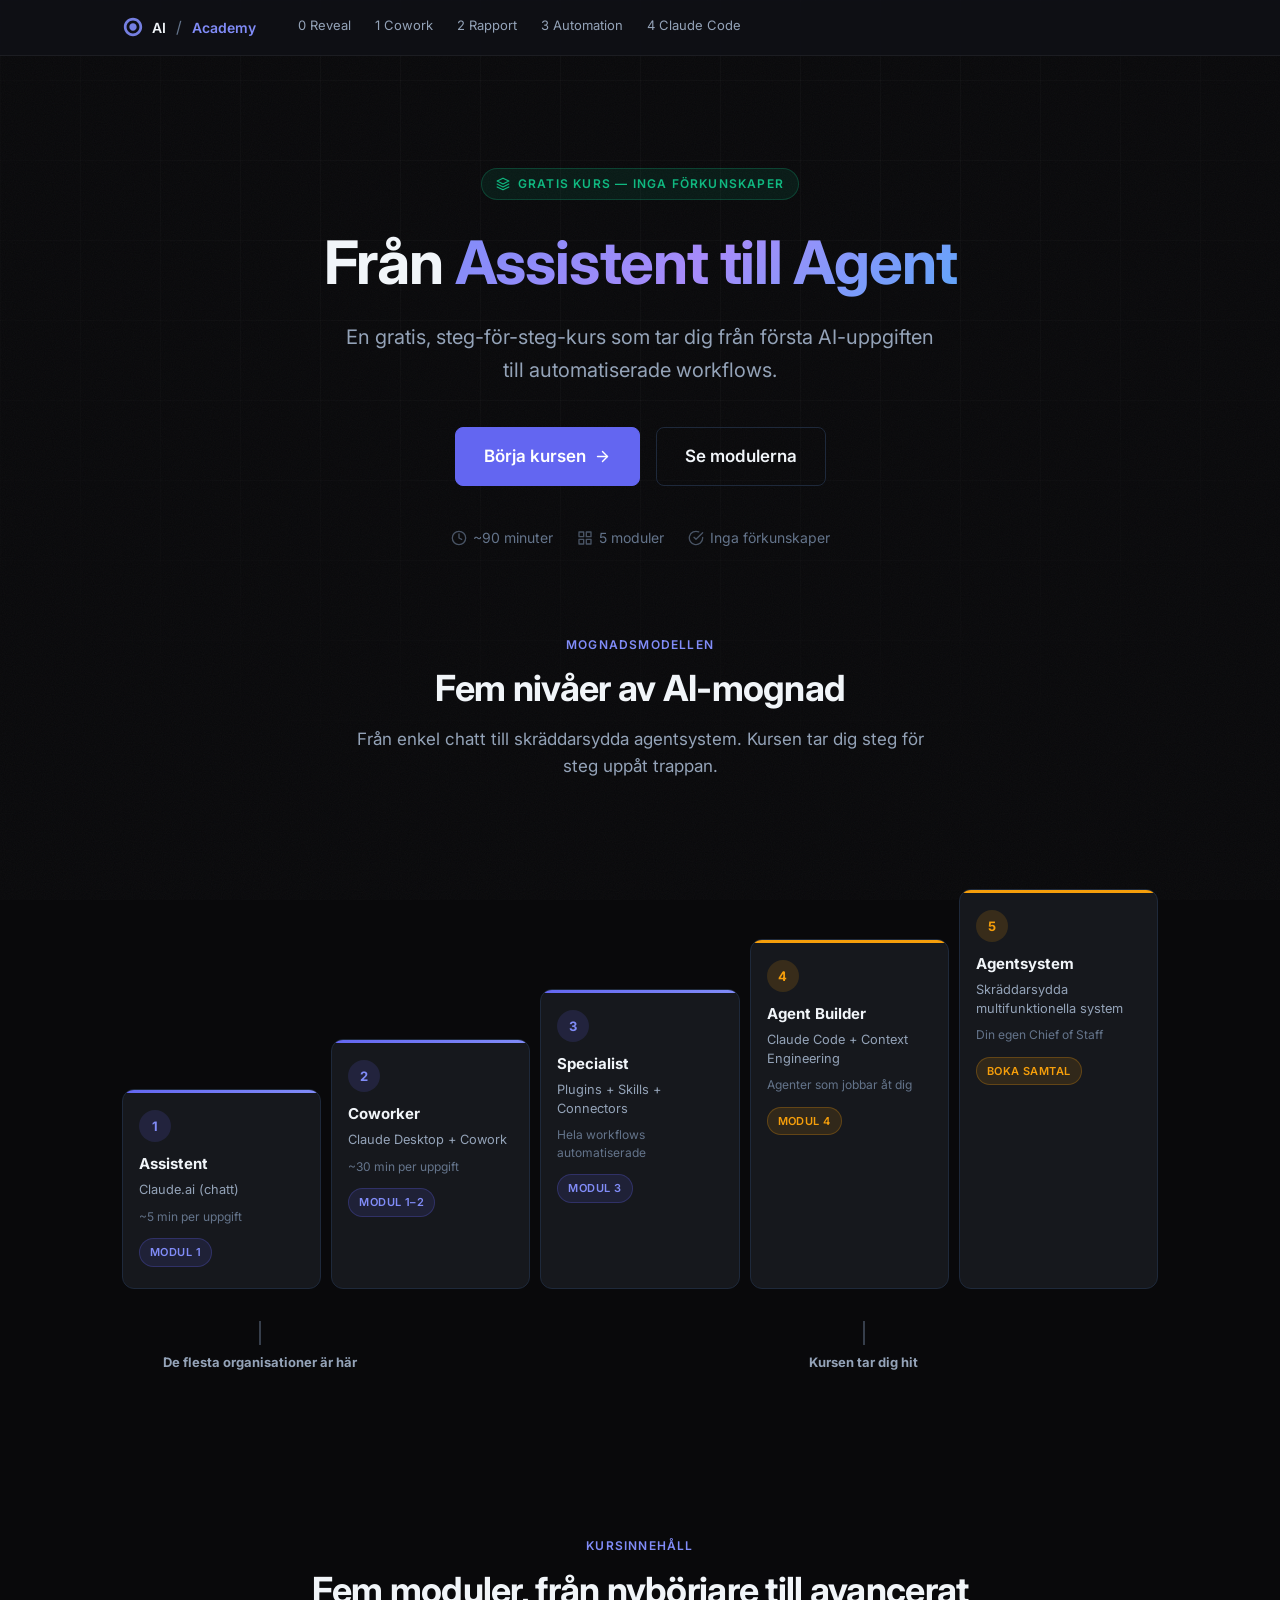
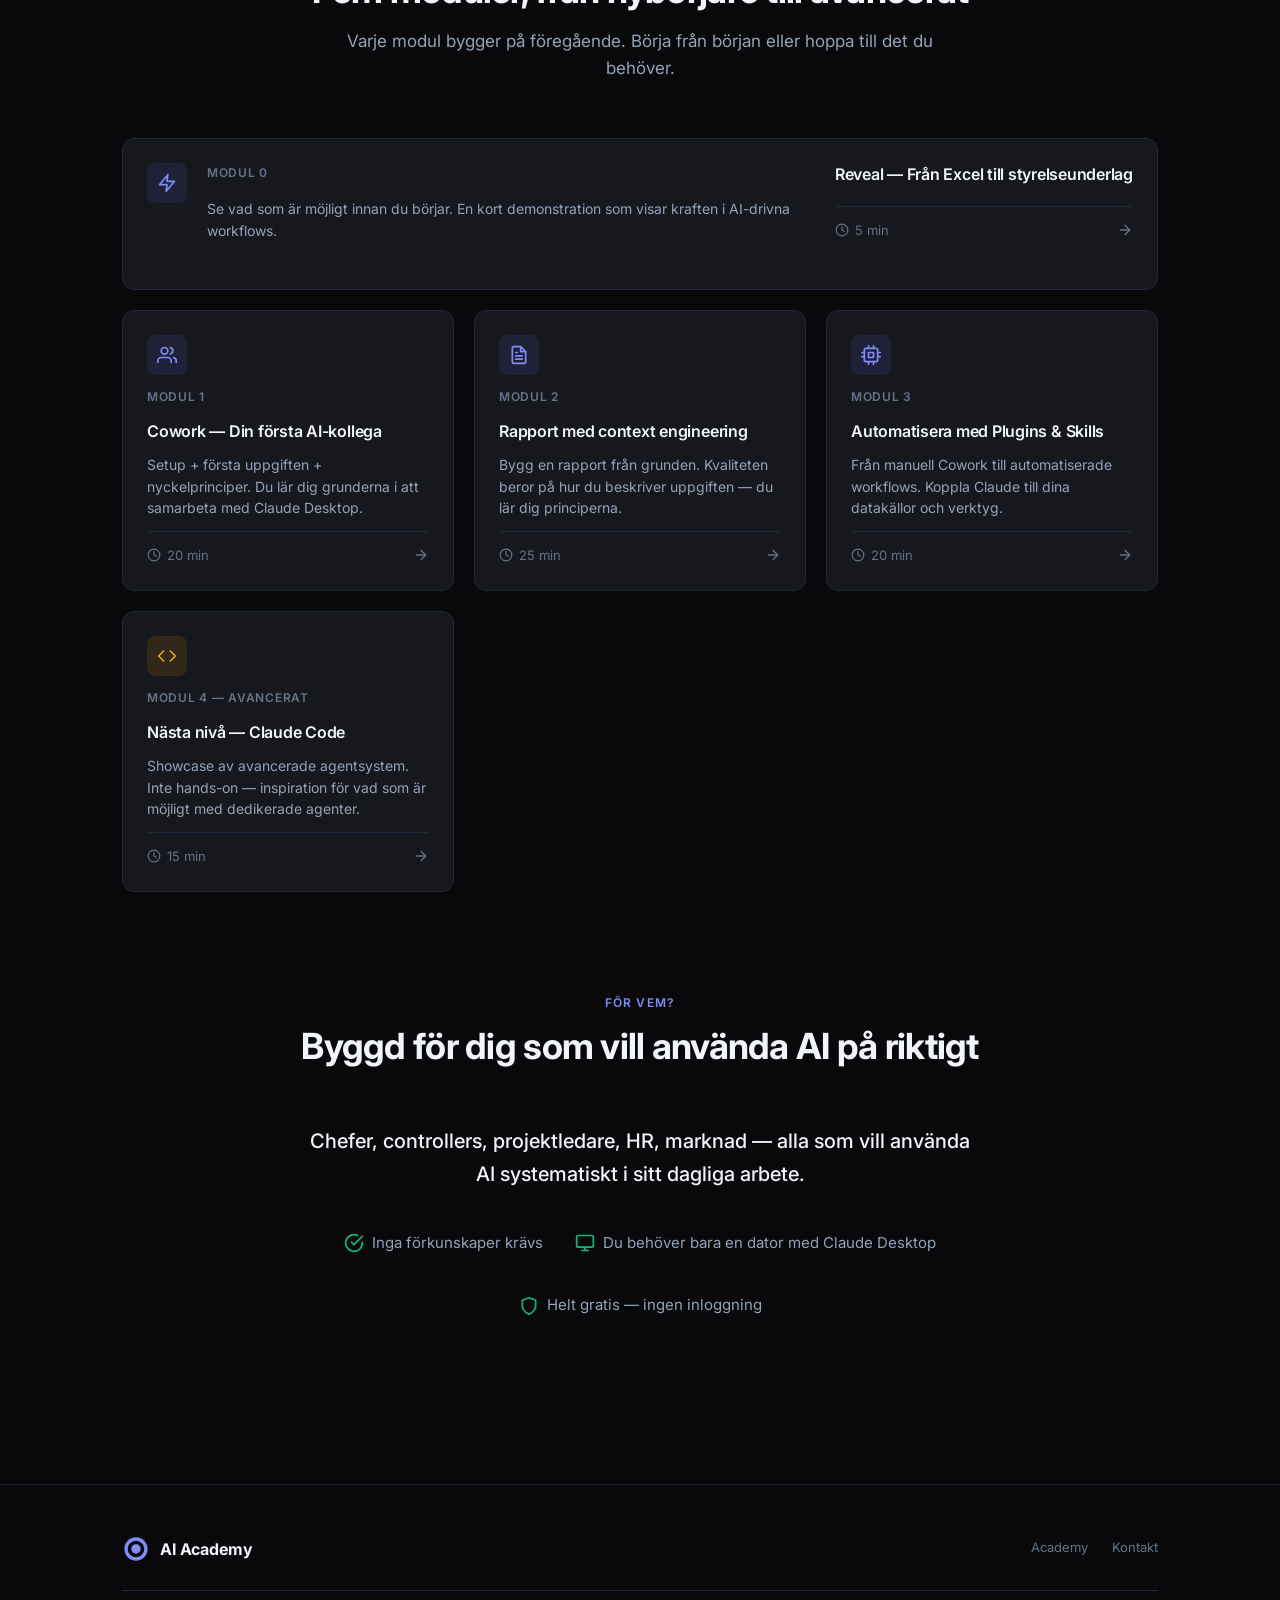
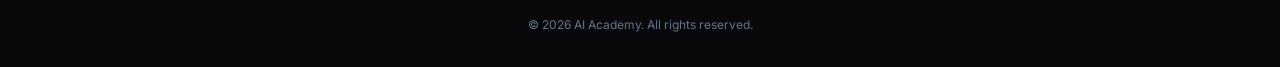
<file: index.html>
<!DOCTYPE html>
<html lang="sv">
<head>
  <meta charset="UTF-8">
  <meta name="viewport" content="width=device-width, initial-scale=1.0">
  <title>AI Academy — Från Assistent till Agent</title>

  <!-- OG / Social -->
  <meta property="og:title" content="AI Academy — Från Assistent till Agent">
  <meta property="og:description" content="En gratis, steg-för-steg-kurs som tar dig från första AI-uppgiften till automatiserade workflows. 5 moduler, ~90 minuter.">
  <meta property="og:type" content="website">
  <meta property="og:url" content="./">
  <meta property="og:image" content="./og-image.png">
  <meta name="twitter:card" content="summary_large_image">
  <meta name="twitter:title" content="AI Academy — Från Assistent till Agent">
  <meta name="twitter:description" content="En gratis, steg-för-steg-kurs som tar dig från första AI-uppgiften till automatiserade workflows.">
  <meta name="description" content="En gratis, steg-för-steg-kurs som tar dig från första AI-uppgiften till automatiserade workflows. 5 moduler, ~90 minuter, inga förkunskaper.">

  <!-- Fonts -->
  <link rel="preconnect" href="https://fonts.googleapis.com">
  <link rel="preconnect" href="https://fonts.gstatic.com" crossorigin>
  <link href="https://fonts.googleapis.com/css2?family=Inter:wght@400;500;600;700;800&family=JetBrains+Mono:wght@400;500&display=swap" rel="stylesheet">

  <!-- Design system + Academy layer -->
  <link rel="stylesheet" href="css/vitronia-v2.css">
  <link rel="stylesheet" href="css/academy.css">

  <style>
    /* ================================================================
       INDEX PAGE — page-specific styles
       ================================================================ */

    /* --- Hero tweaks --- */
    .hero--index {
      padding-top: 7rem;
      padding-bottom: 5rem;
    }

    .hero__badge {
      display: inline-flex;
      align-items: center;
      gap: 0.5rem;
      font-size: 0.75rem;
      font-weight: 600;
      letter-spacing: 0.1em;
      text-transform: uppercase;
      color: var(--green);
      background: rgba(16, 185, 129, 0.1);
      border: 1px solid rgba(16, 185, 129, 0.25);
      border-radius: 99px;
      padding: 0.3rem 0.875rem;
      margin-bottom: 1.75rem;
    }

    .hero__badge svg {
      width: 14px;
      height: 14px;
    }

    /* --- Section titles --- */
    .section-header {
      text-align: center;
      margin-bottom: 3.5rem;
    }

    .section-header__eyebrow {
      display: inline-block;
      font-size: 0.75rem;
      font-weight: 600;
      letter-spacing: 0.1em;
      text-transform: uppercase;
      color: var(--accent-hover);
      margin-bottom: 0.75rem;
    }

    .section-header__title {
      font-size: clamp(1.5rem, 3.5vw, 2.25rem);
      font-weight: 700;
      line-height: 1.2;
      letter-spacing: -0.02em;
      margin: 0 0 1rem;
      color: var(--text-primary);
    }

    .section-header__subtitle {
      font-size: 1.0625rem;
      color: var(--text-secondary);
      max-width: 600px;
      margin: 0 auto;
      line-height: 1.6;
    }

    /* ================================================================
       MATURITY MODEL — STAIRCASE (the visual centerpiece)
       ================================================================ */
    .maturity-staircase {
      position: relative;
      padding: 2rem 0 4rem;
    }

    .staircase__track {
      display: flex;
      align-items: flex-end;
      gap: 0.625rem;
      position: relative;
      min-height: 420px;
    }

    .staircase__step {
      flex: 1;
      display: flex;
      flex-direction: column;
      background: var(--surface-2);
      border: 1px solid var(--border);
      border-radius: var(--radius-lg);
      padding: 1.25rem 1rem 1.25rem;
      position: relative;
      overflow: hidden;
      transition:
        border-color var(--transition),
        transform var(--transition),
        box-shadow var(--transition);
      cursor: default;
    }

    /* Ascending heights */
    .staircase__step:nth-child(1) { min-height: 200px; }
    .staircase__step:nth-child(2) { min-height: 250px; }
    .staircase__step:nth-child(3) { min-height: 300px; }
    .staircase__step:nth-child(4) { min-height: 350px; }
    .staircase__step:nth-child(5) { min-height: 400px; }

    /* Top accent bar */
    .staircase__step::before {
      content: '';
      position: absolute;
      top: 0; left: 0; right: 0;
      height: 3px;
      background: var(--surface-4);
      transition: background var(--transition);
    }

    .staircase__step:hover {
      border-color: rgba(99, 102, 241, 0.4);
      transform: translateY(-4px);
      box-shadow: 0 12px 40px rgba(99, 102, 241, 0.12);
    }

    .staircase__step:hover::before {
      background: linear-gradient(90deg, var(--accent), var(--accent-hover));
    }

    /* Highlighted (course-covered) levels */
    .staircase__step--covered::before {
      background: linear-gradient(90deg, var(--accent), var(--accent-hover));
    }

    .staircase__step--advanced::before {
      background: linear-gradient(90deg, var(--amber), #f59e0b);
    }

    /* Level number circle */
    .staircase__num {
      width: 32px;
      height: 32px;
      border-radius: 50%;
      background: rgba(99, 102, 241, 0.15);
      color: var(--accent-hover);
      font-size: 0.8125rem;
      font-weight: 700;
      display: flex;
      align-items: center;
      justify-content: center;
      flex-shrink: 0;
      margin-bottom: 0.75rem;
    }

    .staircase__step--advanced .staircase__num {
      background: rgba(245, 158, 11, 0.15);
      color: var(--amber);
    }

    .staircase__name {
      font-size: 0.9375rem;
      font-weight: 700;
      color: var(--text-primary);
      line-height: 1.3;
      margin-bottom: 0.5rem;
    }

    .staircase__tool {
      font-size: 0.8rem;
      color: var(--text-secondary);
      line-height: 1.45;
      margin-bottom: 0.5rem;
      flex: 1;
    }

    .staircase__effect {
      font-size: 0.75rem;
      color: var(--text-tertiary);
      line-height: 1.45;
      margin-bottom: 0.75rem;
    }

    .staircase__badge {
      display: inline-flex;
      align-items: center;
      font-size: 0.6875rem;
      font-weight: 600;
      letter-spacing: 0.04em;
      text-transform: uppercase;
      padding: 0.25rem 0.625rem;
      border-radius: 99px;
      background: rgba(99, 102, 241, 0.12);
      color: var(--accent-hover);
      border: 1px solid rgba(99, 102, 241, 0.25);
      align-self: flex-start;
      margin-top: auto;
    }

    .staircase__badge--amber {
      background: rgba(245, 158, 11, 0.12);
      color: var(--amber);
      border-color: rgba(245, 158, 11, 0.25);
    }

    /* Annotations */
    .staircase__annotations {
      position: relative;
      margin-top: 2rem;
      display: flex;
      justify-content: space-between;
      padding: 0 2%;
    }

    .staircase__annotation {
      display: flex;
      flex-direction: column;
      align-items: center;
      text-align: center;
      max-width: 200px;
    }

    .staircase__annotation-arrow {
      width: 2px;
      height: 24px;
      background: var(--text-tertiary);
      opacity: 0.5;
      margin-bottom: 0.5rem;
    }

    .staircase__annotation-text {
      font-size: 0.8125rem;
      font-weight: 500;
      color: var(--text-tertiary);
      line-height: 1.45;
    }

    .staircase__annotation-text strong {
      color: var(--text-secondary);
    }

    /* Mobile: vertical layout */
    @media (max-width: 767px) {
      .staircase__track {
        flex-direction: column;
        align-items: stretch;
        min-height: auto;
        gap: 0.5rem;
      }

      .staircase__step {
        min-height: auto !important;
        flex-direction: row;
        align-items: flex-start;
        gap: 1rem;
        padding: 1.125rem 1.25rem;
      }

      .staircase__step::before {
        top: 0; left: 0; right: auto; bottom: 0;
        width: 3px; height: auto;
      }

      .staircase__num {
        margin-bottom: 0;
        margin-top: 0.125rem;
      }

      .staircase__body {
        flex: 1;
        display: flex;
        flex-direction: column;
      }

      .staircase__annotations {
        flex-direction: column;
        gap: 1rem;
        padding: 0;
        margin-top: 1.5rem;
      }

      .staircase__annotation {
        flex-direction: row;
        gap: 0.625rem;
        max-width: none;
        text-align: left;
      }

      .staircase__annotation-arrow {
        width: 24px;
        height: 2px;
        margin-bottom: 0;
        flex-shrink: 0;
        align-self: center;
      }
    }

    /* ================================================================
       COURSE OVERVIEW — responsive grid
       ================================================================ */
    .course-grid {
      display: grid;
      grid-template-columns: repeat(auto-fill, minmax(280px, 1fr));
      gap: 1.25rem;
    }

    /* Module 0 spans full width */
    .course-grid .module-card:first-child {
      grid-column: 1 / -1;
    }

    @media (min-width: 768px) {
      .course-grid .module-card:first-child {
        display: grid;
        grid-template-columns: auto 1fr auto;
        grid-template-rows: auto auto 1fr auto;
        column-gap: 1.25rem;
      }
      .course-grid .module-card:first-child .module-card__icon {
        grid-row: 1 / 3;
        align-self: start;
      }
    }

    /* ================================================================
       FOR-VEM SECTION
       ================================================================ */
    .audience {
      text-align: center;
    }

    .audience__lead {
      font-size: clamp(1.0625rem, 2.2vw, 1.25rem);
      color: var(--text-primary);
      max-width: 680px;
      margin: 0 auto 2.5rem;
      line-height: 1.65;
      font-weight: 500;
    }

    .audience__perks {
      display: flex;
      justify-content: center;
      gap: 2rem;
      flex-wrap: wrap;
      list-style: none;
      margin: 0;
      padding: 0;
    }

    .audience__perk {
      display: flex;
      align-items: center;
      gap: 0.5rem;
      font-size: 0.9375rem;
      color: var(--text-secondary);
    }

    .audience__perk-icon {
      width: 20px;
      height: 20px;
      color: var(--green);
      flex-shrink: 0;
    }

    /* ================================================================
       FOOTER
       ================================================================ */
    .site-footer {
      border-top: 1px solid var(--border);
      padding: 3rem 0 2rem;
      margin-top: 4rem;
    }

    .site-footer__inner {
      display: flex;
      align-items: center;
      justify-content: space-between;
      flex-wrap: wrap;
      gap: 1.5rem;
    }

    .site-footer__brand {
      display: flex;
      align-items: center;
      gap: 0.625rem;
      text-decoration: none;
    }

    .site-footer__logo {
      width: 28px;
      height: 28px;
      color: var(--accent-hover);
    }

    .site-footer__wordmark {
      font-size: 1rem;
      font-weight: 700;
      color: var(--text-primary);
      letter-spacing: -0.01em;
    }

    .site-footer__links {
      display: flex;
      align-items: center;
      gap: 1.5rem;
      list-style: none;
      margin: 0;
      padding: 0;
      flex-wrap: wrap;
    }

    .site-footer__link {
      font-size: 0.8125rem;
      color: var(--text-tertiary);
      text-decoration: none;
      transition: color var(--transition-fast);
    }

    .site-footer__link:hover {
      color: var(--text-primary);
    }

    .site-footer__copy {
      width: 100%;
      text-align: center;
      font-size: 0.75rem;
      color: var(--text-tertiary);
      margin-top: 1.5rem;
      padding-top: 1.5rem;
      border-top: 1px solid var(--border);
    }

    @media (max-width: 600px) {
      .site-footer__inner {
        flex-direction: column;
        align-items: flex-start;
      }
    }
  </style>
</head>
<body>

  <!-- ================================================================
       NAVIGATION
       ================================================================ -->
  <nav class="academy-nav" role="navigation" aria-label="Huvudnavigering">
    <div class="academy-nav__inner">
      <a href="index.html" class="academy-nav__brand">
        <!-- Logo -->
        <svg class="academy-nav__brand-logo" viewBox="0 0 24 24" fill="none" xmlns="http://www.w3.org/2000/svg">
          <path d="M12 2C6.48 2 2 6.48 2 12s4.48 10 10 10 10-4.48 10-10S17.52 2 12 2zm0 3c3.87 0 7 3.13 7 7s-3.13 7-7 7-7-3.13-7-7 3.13-7 7-7zm0 3c-2.21 0-4 1.79-4 4s1.79 4 4 4 4-1.79 4-4-1.79-4-4-4zm0 3c-.55 0-1 .45-1 1s.45 1 1 1 1-.45 1-1-.45-1-1-1z" fill="currentColor" opacity="0.9"/>
        </svg>
        <span class="academy-nav__brand-name">AI</span>
        <span class="academy-nav__brand-sep">/</span>
        <span class="academy-nav__brand-name" style="color: var(--accent-hover);">Academy</span>
      </a>
      <ul class="academy-nav__links">
        <li><a href="reveal.html" class="academy-nav__link module-nav-link">0 Reveal</a></li>
        <li><a href="cowork.html" class="academy-nav__link module-nav-link">1 Cowork</a></li>
        <li><a href="rapport.html" class="academy-nav__link module-nav-link">2 Rapport</a></li>
        <li><a href="automation.html" class="academy-nav__link module-nav-link">3 Automation</a></li>
        <li><a href="claude-code.html" class="academy-nav__link module-nav-link">4 Claude Code</a></li>
      </ul>
      <button class="academy-nav__hamburger" aria-label="Meny" aria-expanded="false" onclick="this.setAttribute('aria-expanded', this.getAttribute('aria-expanded')==='false');document.getElementById('mobile-drawer').classList.toggle('open');">
        <span></span><span></span><span></span>
      </button>
    </div>
  </nav>

  <!-- Mobile drawer -->
  <div class="academy-nav__mobile-drawer" id="mobile-drawer">
    <a href="reveal.html" class="academy-nav__mobile-link">0 Reveal</a>
    <a href="cowork.html" class="academy-nav__mobile-link">1 Cowork</a>
    <a href="rapport.html" class="academy-nav__mobile-link">2 Rapport</a>
    <a href="automation.html" class="academy-nav__mobile-link">3 Automation</a>
    <a href="claude-code.html" class="academy-nav__mobile-link">4 Claude Code</a>
  </div>

  <!-- Progress bar -->
  <div class="progress-bar" role="progressbar" aria-valuenow="0" aria-valuemin="0" aria-valuemax="100"></div>

  <main>

    <!-- ================================================================
         1. HERO
         ================================================================ -->
    <section class="hero hero--index section" aria-label="Introduktion">
      <div class="container--wide" style="text-align: center;">

        <div class="hero__badge animate-on-scroll">
          <svg viewBox="0 0 24 24" fill="none" stroke="currentColor" stroke-width="2" stroke-linecap="round" stroke-linejoin="round"><path d="M12 2L2 7l10 5 10-5-10-5z"/><path d="M2 17l10 5 10-5"/><path d="M2 12l10 5 10-5"/></svg>
          Gratis kurs — Inga förkunskaper
        </div>

        <h1 class="hero__title animate-on-scroll" data-delay="80">
          Från <span class="gradient-text">Assistent till Agent</span>
        </h1>

        <p class="hero__subtitle animate-on-scroll" data-delay="160">
          En gratis, steg-för-steg-kurs som tar dig från första AI-uppgiften till automatiserade workflows.
        </p>

        <div class="hero__actions animate-on-scroll" data-delay="240">
          <a href="reveal.html" class="btn btn--primary btn--lg">
            Börja kursen
            <svg viewBox="0 0 24 24" fill="none" stroke="currentColor" stroke-width="2" stroke-linecap="round" stroke-linejoin="round"><path d="M5 12h14"/><path d="M12 5l7 7-7 7"/></svg>
          </a>
          <a href="#kursoverblick" class="btn btn--secondary btn--lg">
            Se modulerna
          </a>
        </div>

        <div class="hero__meta animate-on-scroll" data-delay="320" style="margin-top: 2.5rem;">
          <span class="hero__meta-item">
            <svg viewBox="0 0 24 24" fill="none" stroke="currentColor" stroke-width="2" stroke-linecap="round" stroke-linejoin="round"><circle cx="12" cy="12" r="10"/><polyline points="12 6 12 12 16 14"/></svg>
            ~90 minuter
          </span>
          <span class="hero__meta-item">
            <svg viewBox="0 0 24 24" fill="none" stroke="currentColor" stroke-width="2" stroke-linecap="round" stroke-linejoin="round"><rect x="3" y="3" width="7" height="7"/><rect x="14" y="3" width="7" height="7"/><rect x="3" y="14" width="7" height="7"/><rect x="14" y="14" width="7" height="7"/></svg>
            5 moduler
          </span>
          <span class="hero__meta-item">
            <svg viewBox="0 0 24 24" fill="none" stroke="currentColor" stroke-width="2" stroke-linecap="round" stroke-linejoin="round"><path d="M22 11.08V12a10 10 0 1 1-5.93-9.14"/><polyline points="22 4 12 14.01 9 11.01"/></svg>
            Inga förkunskaper
          </span>
        </div>

      </div>
    </section>


    <!-- ================================================================
         2. MOGNADSMODELLEN — visual centerpiece
         ================================================================ -->
    <section class="section" id="mognadsmodellen" aria-label="Mognadsmodellen">
      <div class="container--wide">

        <div class="section-header animate-on-scroll">
          <span class="section-header__eyebrow">Mognadsmodellen</span>
          <h2 class="section-header__title">Fem nivåer av AI-mognad</h2>
          <p class="section-header__subtitle">
            Från enkel chatt till skräddarsydda agentsystem. Kursen tar dig steg för steg uppåt trappan.
          </p>
        </div>

        <div class="maturity-staircase animate-on-scroll" data-delay="120">
          <div class="staircase__track">

            <!-- Level 1 -->
            <div class="staircase__step staircase__step--covered">
              <div class="staircase__num">1</div>
              <div class="staircase__body">
                <div class="staircase__name">Assistent</div>
                <div class="staircase__tool">Claude.ai (chatt)</div>
                <div class="staircase__effect">~5 min per uppgift</div>
                <span class="staircase__badge">Modul 1</span>
              </div>
            </div>

            <!-- Level 2 -->
            <div class="staircase__step staircase__step--covered">
              <div class="staircase__num">2</div>
              <div class="staircase__body">
                <div class="staircase__name">Coworker</div>
                <div class="staircase__tool">Claude Desktop + Cowork</div>
                <div class="staircase__effect">~30 min per uppgift</div>
                <span class="staircase__badge">Modul 1–2</span>
              </div>
            </div>

            <!-- Level 3 -->
            <div class="staircase__step staircase__step--covered">
              <div class="staircase__num">3</div>
              <div class="staircase__body">
                <div class="staircase__name">Specialist</div>
                <div class="staircase__tool">Plugins + Skills + Connectors</div>
                <div class="staircase__effect">Hela workflows automatiserade</div>
                <span class="staircase__badge">Modul 3</span>
              </div>
            </div>

            <!-- Level 4 -->
            <div class="staircase__step staircase__step--advanced">
              <div class="staircase__num">4</div>
              <div class="staircase__body">
                <div class="staircase__name">Agent Builder</div>
                <div class="staircase__tool">Claude Code + Context Engineering</div>
                <div class="staircase__effect">Agenter som jobbar åt dig</div>
                <span class="staircase__badge staircase__badge--amber">Modul 4</span>
              </div>
            </div>

            <!-- Level 5 -->
            <div class="staircase__step staircase__step--advanced">
              <div class="staircase__num">5</div>
              <div class="staircase__body">
                <div class="staircase__name">Agentsystem</div>
                <div class="staircase__tool">Skräddarsydda multifunktionella system</div>
                <div class="staircase__effect">Din egen Chief of Staff</div>
                <span class="staircase__badge staircase__badge--amber">Boka samtal</span>
              </div>
            </div>

          </div>

          <!-- Annotations -->
          <div class="staircase__annotations">
            <div class="staircase__annotation" style="margin-left: 2%;">
              <div class="staircase__annotation-arrow"></div>
              <div class="staircase__annotation-text"><strong>De flesta organisationer är här</strong></div>
            </div>
            <div class="staircase__annotation" style="margin-right: 22%;">
              <div class="staircase__annotation-arrow"></div>
              <div class="staircase__annotation-text"><strong>Kursen tar dig hit</strong></div>
            </div>
          </div>
        </div>

      </div>
    </section>


    <!-- ================================================================
         3. KURSOVERBLICK — module cards
         ================================================================ -->
    <section class="section" id="kursoverblick" aria-label="Kursöverblick">
      <div class="container--wide">

        <div class="section-header animate-on-scroll">
          <span class="section-header__eyebrow">Kursinnehåll</span>
          <h2 class="section-header__title">Fem moduler, från nybörjare till avancerat</h2>
          <p class="section-header__subtitle">
            Varje modul bygger på föregående. Börja från början eller hoppa till det du behöver.
          </p>
        </div>

        <div class="course-grid animate-on-scroll animate-stagger" data-delay="80">

          <!-- Module 0 -->
          <a href="reveal.html" class="module-card">
            <div class="module-card__icon">
              <svg viewBox="0 0 24 24" fill="none" stroke="currentColor" stroke-width="2" stroke-linecap="round" stroke-linejoin="round"><polygon points="13 2 3 14 12 14 11 22 21 10 12 10 13 2"/></svg>
            </div>
            <span class="module-card__number">Modul 0</span>
            <h3 class="module-card__title">Reveal — Från Excel till styrelseunderlag</h3>
            <p class="module-card__desc">Se vad som är möjligt innan du börjar. En kort demonstration som visar kraften i AI-drivna workflows.</p>
            <div class="module-card__footer">
              <span class="module-card__duration">
                <svg width="14" height="14" viewBox="0 0 24 24" fill="none" stroke="currentColor" stroke-width="2" stroke-linecap="round" stroke-linejoin="round"><circle cx="12" cy="12" r="10"/><polyline points="12 6 12 12 16 14"/></svg>
                5 min
              </span>
              <svg class="module-card__arrow" width="16" height="16" viewBox="0 0 24 24" fill="none" stroke="currentColor" stroke-width="2" stroke-linecap="round" stroke-linejoin="round"><path d="M5 12h14"/><path d="M12 5l7 7-7 7"/></svg>
            </div>
          </a>

          <!-- Module 1 -->
          <a href="cowork.html" class="module-card">
            <div class="module-card__icon">
              <svg viewBox="0 0 24 24" fill="none" stroke="currentColor" stroke-width="2" stroke-linecap="round" stroke-linejoin="round"><path d="M17 21v-2a4 4 0 0 0-4-4H5a4 4 0 0 0-4 4v2"/><circle cx="9" cy="7" r="4"/><path d="M23 21v-2a4 4 0 0 0-3-3.87"/><path d="M16 3.13a4 4 0 0 1 0 7.75"/></svg>
            </div>
            <span class="module-card__number">Modul 1</span>
            <h3 class="module-card__title">Cowork — Din första AI-kollega</h3>
            <p class="module-card__desc">Setup + första uppgiften + nyckelprinciper. Du lär dig grunderna i att samarbeta med Claude Desktop.</p>
            <div class="module-card__footer">
              <span class="module-card__duration">
                <svg width="14" height="14" viewBox="0 0 24 24" fill="none" stroke="currentColor" stroke-width="2" stroke-linecap="round" stroke-linejoin="round"><circle cx="12" cy="12" r="10"/><polyline points="12 6 12 12 16 14"/></svg>
                20 min
              </span>
              <svg class="module-card__arrow" width="16" height="16" viewBox="0 0 24 24" fill="none" stroke="currentColor" stroke-width="2" stroke-linecap="round" stroke-linejoin="round"><path d="M5 12h14"/><path d="M12 5l7 7-7 7"/></svg>
            </div>
          </a>

          <!-- Module 2 -->
          <a href="rapport.html" class="module-card">
            <div class="module-card__icon">
              <svg viewBox="0 0 24 24" fill="none" stroke="currentColor" stroke-width="2" stroke-linecap="round" stroke-linejoin="round"><path d="M14 2H6a2 2 0 0 0-2 2v16a2 2 0 0 0 2 2h12a2 2 0 0 0 2-2V8z"/><polyline points="14 2 14 8 20 8"/><line x1="16" y1="13" x2="8" y2="13"/><line x1="16" y1="17" x2="8" y2="17"/><polyline points="10 9 9 9 8 9"/></svg>
            </div>
            <span class="module-card__number">Modul 2</span>
            <h3 class="module-card__title">Rapport med context engineering</h3>
            <p class="module-card__desc">Bygg en rapport från grunden. Kvaliteten beror på hur du beskriver uppgiften — du lär dig principerna.</p>
            <div class="module-card__footer">
              <span class="module-card__duration">
                <svg width="14" height="14" viewBox="0 0 24 24" fill="none" stroke="currentColor" stroke-width="2" stroke-linecap="round" stroke-linejoin="round"><circle cx="12" cy="12" r="10"/><polyline points="12 6 12 12 16 14"/></svg>
                25 min
              </span>
              <svg class="module-card__arrow" width="16" height="16" viewBox="0 0 24 24" fill="none" stroke="currentColor" stroke-width="2" stroke-linecap="round" stroke-linejoin="round"><path d="M5 12h14"/><path d="M12 5l7 7-7 7"/></svg>
            </div>
          </a>

          <!-- Module 3 -->
          <a href="automation.html" class="module-card">
            <div class="module-card__icon">
              <svg viewBox="0 0 24 24" fill="none" stroke="currentColor" stroke-width="2" stroke-linecap="round" stroke-linejoin="round"><rect x="4" y="4" width="16" height="16" rx="2" ry="2"/><rect x="9" y="9" width="6" height="6"/><line x1="9" y1="1" x2="9" y2="4"/><line x1="15" y1="1" x2="15" y2="4"/><line x1="9" y1="20" x2="9" y2="23"/><line x1="15" y1="20" x2="15" y2="23"/><line x1="20" y1="9" x2="23" y2="9"/><line x1="20" y1="14" x2="23" y2="14"/><line x1="1" y1="9" x2="4" y2="9"/><line x1="1" y1="14" x2="4" y2="14"/></svg>
            </div>
            <span class="module-card__number">Modul 3</span>
            <h3 class="module-card__title">Automatisera med Plugins &amp; Skills</h3>
            <p class="module-card__desc">Från manuell Cowork till automatiserade workflows. Koppla Claude till dina datakällor och verktyg.</p>
            <div class="module-card__footer">
              <span class="module-card__duration">
                <svg width="14" height="14" viewBox="0 0 24 24" fill="none" stroke="currentColor" stroke-width="2" stroke-linecap="round" stroke-linejoin="round"><circle cx="12" cy="12" r="10"/><polyline points="12 6 12 12 16 14"/></svg>
                20 min
              </span>
              <svg class="module-card__arrow" width="16" height="16" viewBox="0 0 24 24" fill="none" stroke="currentColor" stroke-width="2" stroke-linecap="round" stroke-linejoin="round"><path d="M5 12h14"/><path d="M12 5l7 7-7 7"/></svg>
            </div>
          </a>

          <!-- Module 4 -->
          <a href="claude-code.html" class="module-card">
            <div class="module-card__icon" style="background: rgba(245, 158, 11, 0.12); color: var(--amber);">
              <svg viewBox="0 0 24 24" fill="none" stroke="currentColor" stroke-width="2" stroke-linecap="round" stroke-linejoin="round"><polyline points="16 18 22 12 16 6"/><polyline points="8 6 2 12 8 18"/></svg>
            </div>
            <span class="module-card__number">Modul 4 — Avancerat</span>
            <h3 class="module-card__title">Nästa nivå — Claude Code</h3>
            <p class="module-card__desc">Showcase av avancerade agentsystem. Inte hands-on — inspiration för vad som är möjligt med dedikerade agenter.</p>
            <div class="module-card__footer">
              <span class="module-card__duration">
                <svg width="14" height="14" viewBox="0 0 24 24" fill="none" stroke="currentColor" stroke-width="2" stroke-linecap="round" stroke-linejoin="round"><circle cx="12" cy="12" r="10"/><polyline points="12 6 12 12 16 14"/></svg>
                15 min
              </span>
              <svg class="module-card__arrow" width="16" height="16" viewBox="0 0 24 24" fill="none" stroke="currentColor" stroke-width="2" stroke-linecap="round" stroke-linejoin="round"><path d="M5 12h14"/><path d="M12 5l7 7-7 7"/></svg>
            </div>
          </a>

        </div>
      </div>
    </section>


    <!-- ================================================================
         4. FOR VEM?
         ================================================================ -->
    <section class="section" id="for-vem" aria-label="För vem är kursen">
      <div class="container">

        <div class="section-header animate-on-scroll">
          <span class="section-header__eyebrow">För vem?</span>
          <h2 class="section-header__title">Byggd för dig som vill använda AI på riktigt</h2>
        </div>

        <div class="audience animate-on-scroll" data-delay="100">
          <p class="audience__lead">
            Chefer, controllers, projektledare, HR, marknad — alla som vill använda AI systematiskt i sitt dagliga arbete.
          </p>

          <ul class="audience__perks">
            <li class="audience__perk">
              <svg class="audience__perk-icon" viewBox="0 0 24 24" fill="none" stroke="currentColor" stroke-width="2" stroke-linecap="round" stroke-linejoin="round"><path d="M22 11.08V12a10 10 0 1 1-5.93-9.14"/><polyline points="22 4 12 14.01 9 11.01"/></svg>
              Inga förkunskaper krävs
            </li>
            <li class="audience__perk">
              <svg class="audience__perk-icon" viewBox="0 0 24 24" fill="none" stroke="currentColor" stroke-width="2" stroke-linecap="round" stroke-linejoin="round"><rect x="2" y="3" width="20" height="14" rx="2" ry="2"/><line x1="8" y1="21" x2="16" y2="21"/><line x1="12" y1="17" x2="12" y2="21"/></svg>
              Du behöver bara en dator med Claude Desktop
            </li>
            <li class="audience__perk">
              <svg class="audience__perk-icon" viewBox="0 0 24 24" fill="none" stroke="currentColor" stroke-width="2" stroke-linecap="round" stroke-linejoin="round"><path d="M12 22s8-4 8-10V5l-8-3-8 3v7c0 6 8 10 8 10z"/></svg>
              Helt gratis — ingen inloggning
            </li>
          </ul>
        </div>

      </div>
    </section>

  </main>


  <!-- ================================================================
       5. FOOTER
       ================================================================ -->
  <footer class="site-footer">
    <div class="container--wide">
      <div class="site-footer__inner">

        <a href="index.html" class="site-footer__brand" target="_blank" rel="noopener">
          <!-- Spiral logo -->
          <svg class="site-footer__logo" viewBox="0 0 24 24" fill="none" xmlns="http://www.w3.org/2000/svg">
            <path d="M12 2C6.48 2 2 6.48 2 12s4.48 10 10 10 10-4.48 10-10S17.52 2 12 2zm0 3c3.87 0 7 3.13 7 7s-3.13 7-7 7-7-3.13-7-7 3.13-7 7-7zm0 3c-2.21 0-4 1.79-4 4s1.79 4 4 4 4-1.79 4-4-1.79-4-4-4zm0 3c-.55 0-1 .45-1 1s.45 1 1 1 1-.45 1-1-.45-1-1-1z" fill="currentColor"/>
          </svg>
          <span class="site-footer__wordmark">AI Academy</span>
        </a>

        <ul class="site-footer__links">
          <li><a href="index.html" class="site-footer__link">Academy</a></li>
          <li><a href="kontakt.html" class="site-footer__link">Kontakt</a></li>
        </ul>

      </div>
      <p class="site-footer__copy">&copy; 2026 AI Academy. All rights reserved.</p>
    </div>
  </footer>

  <script src="js/academy.js"></script>
</body>
</html>
</file>
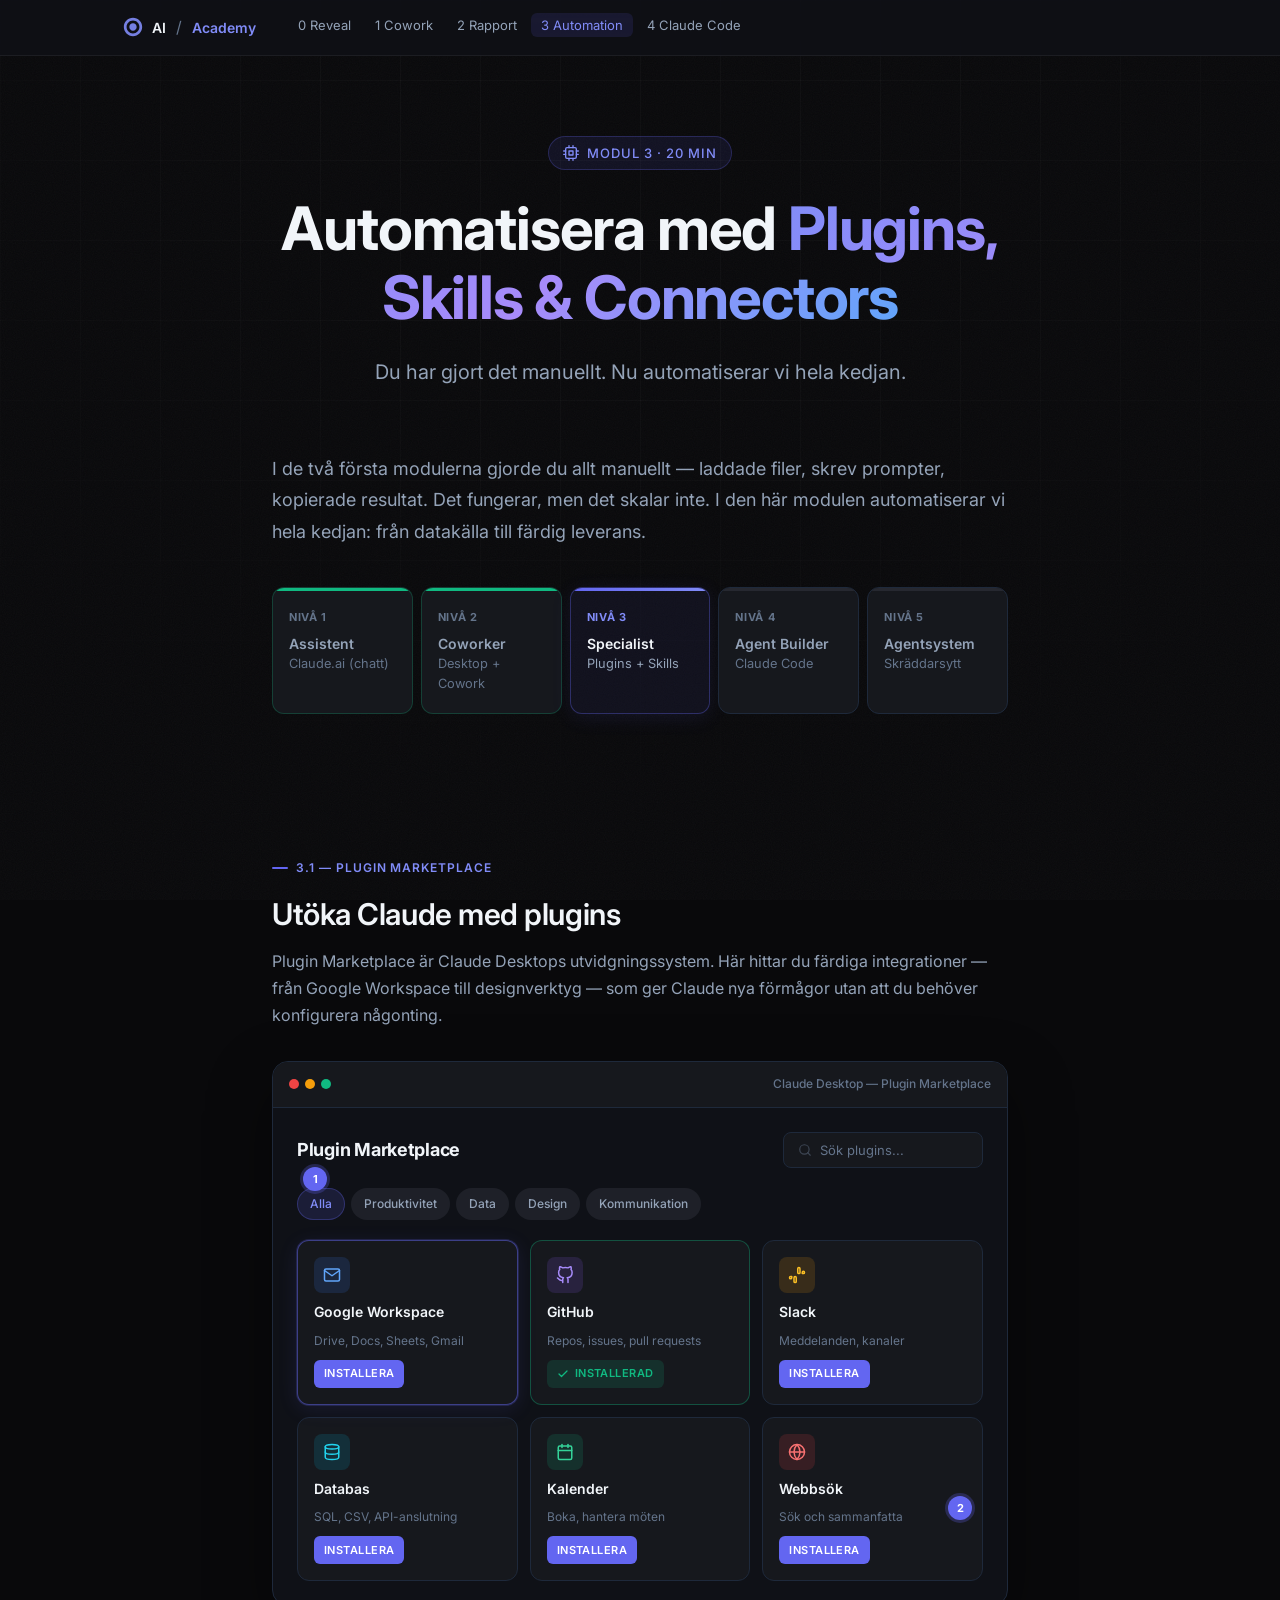
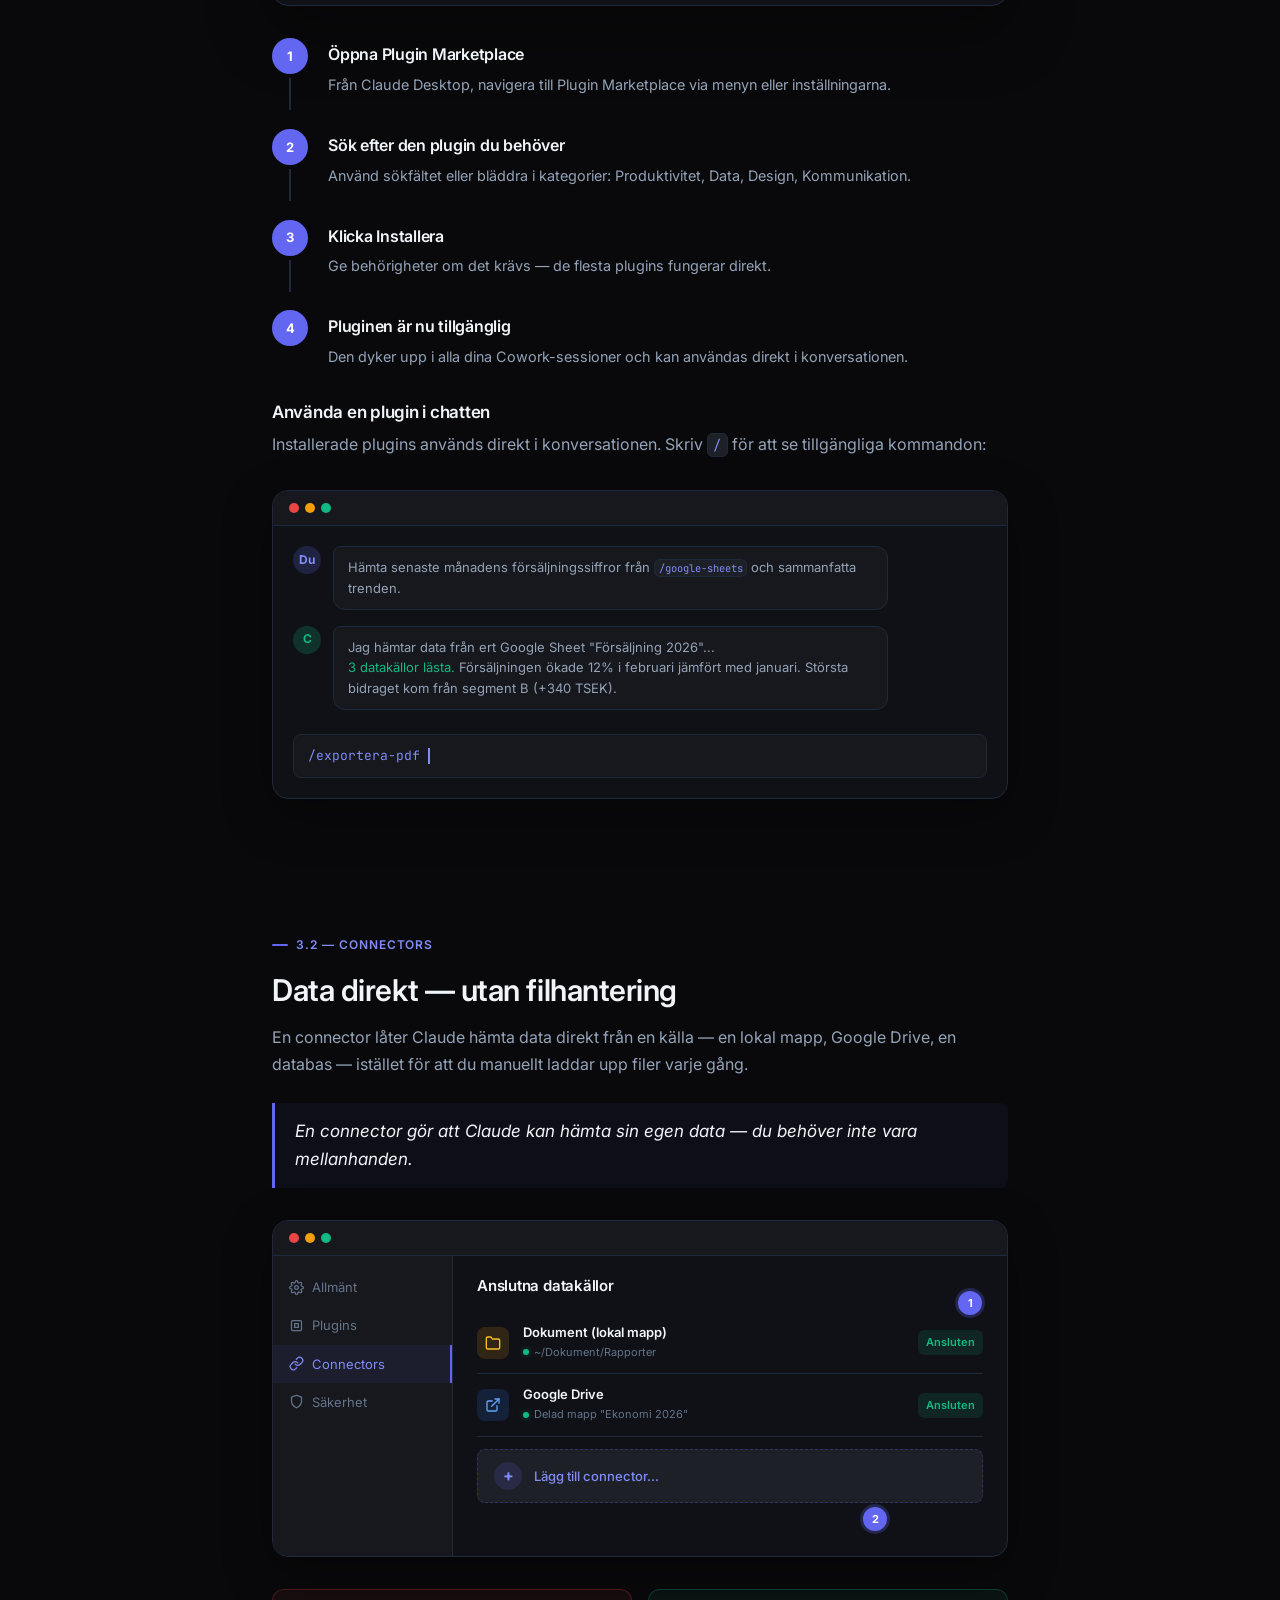
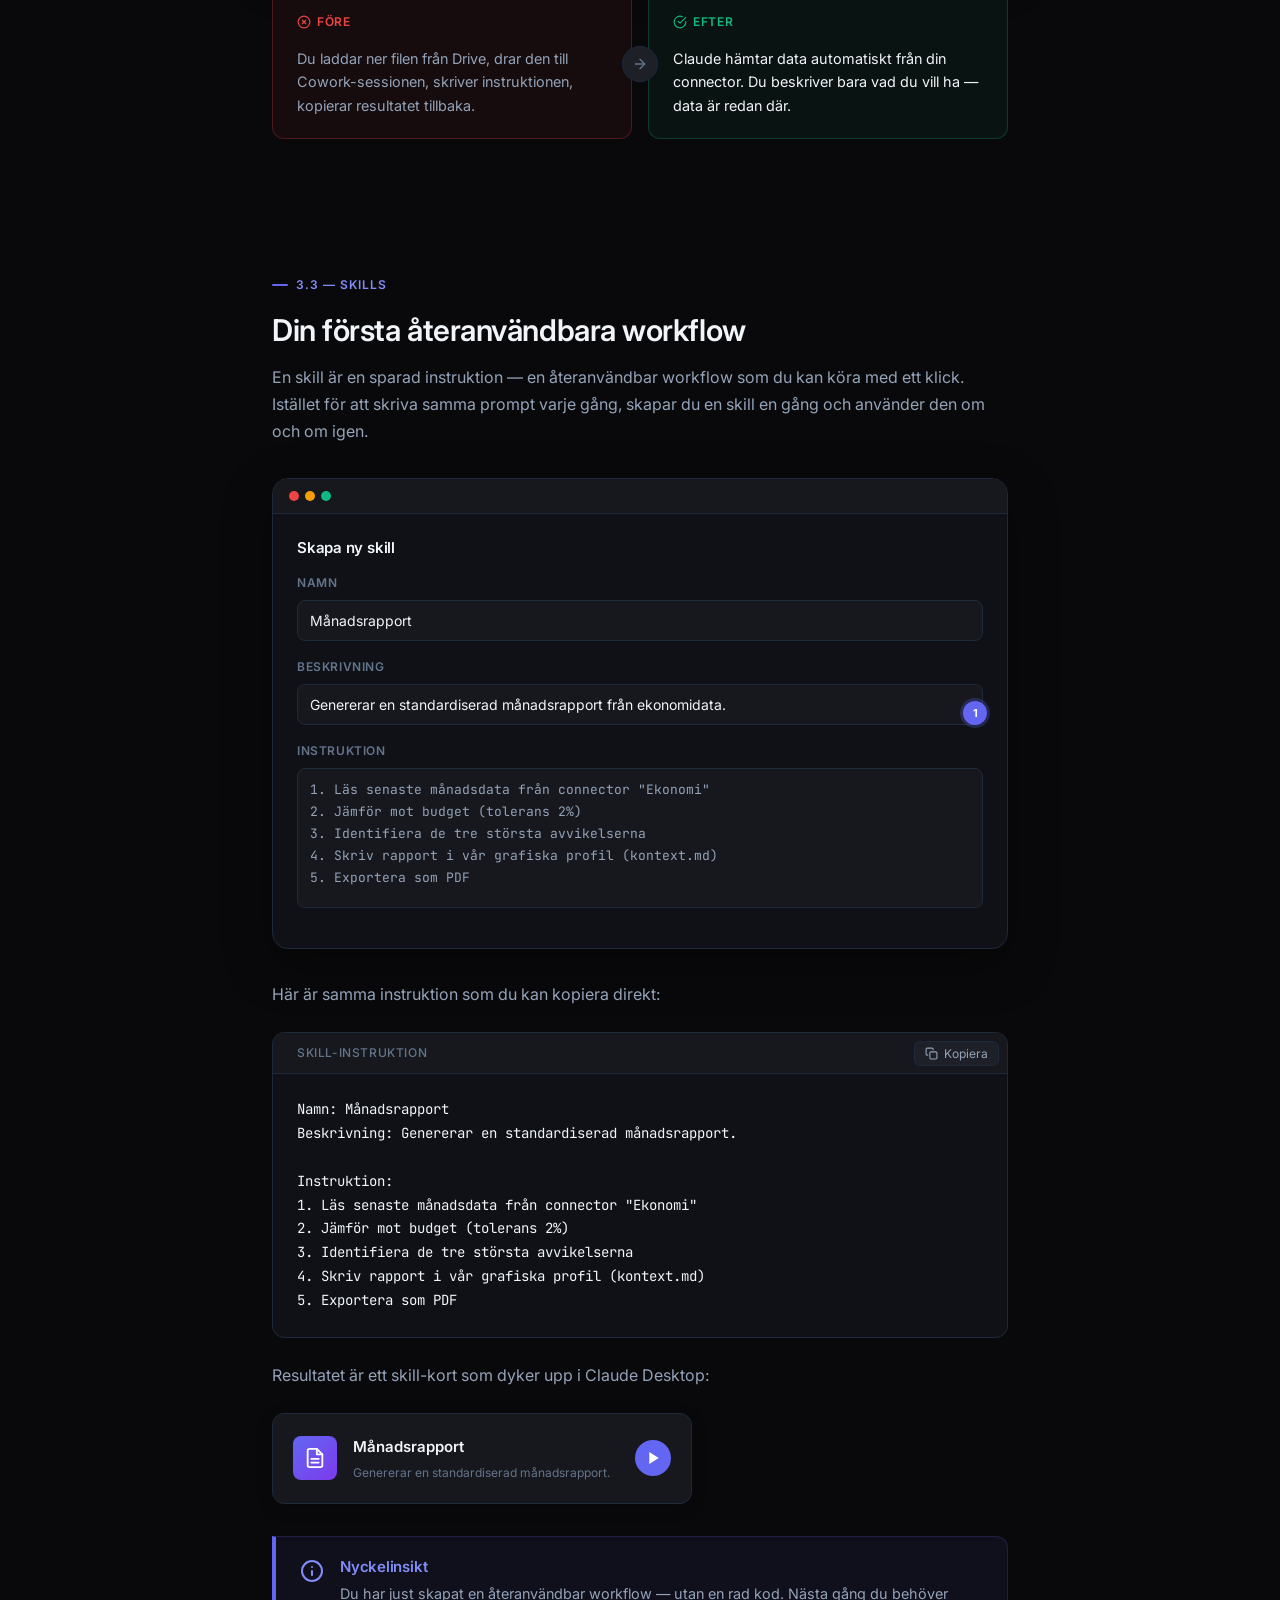
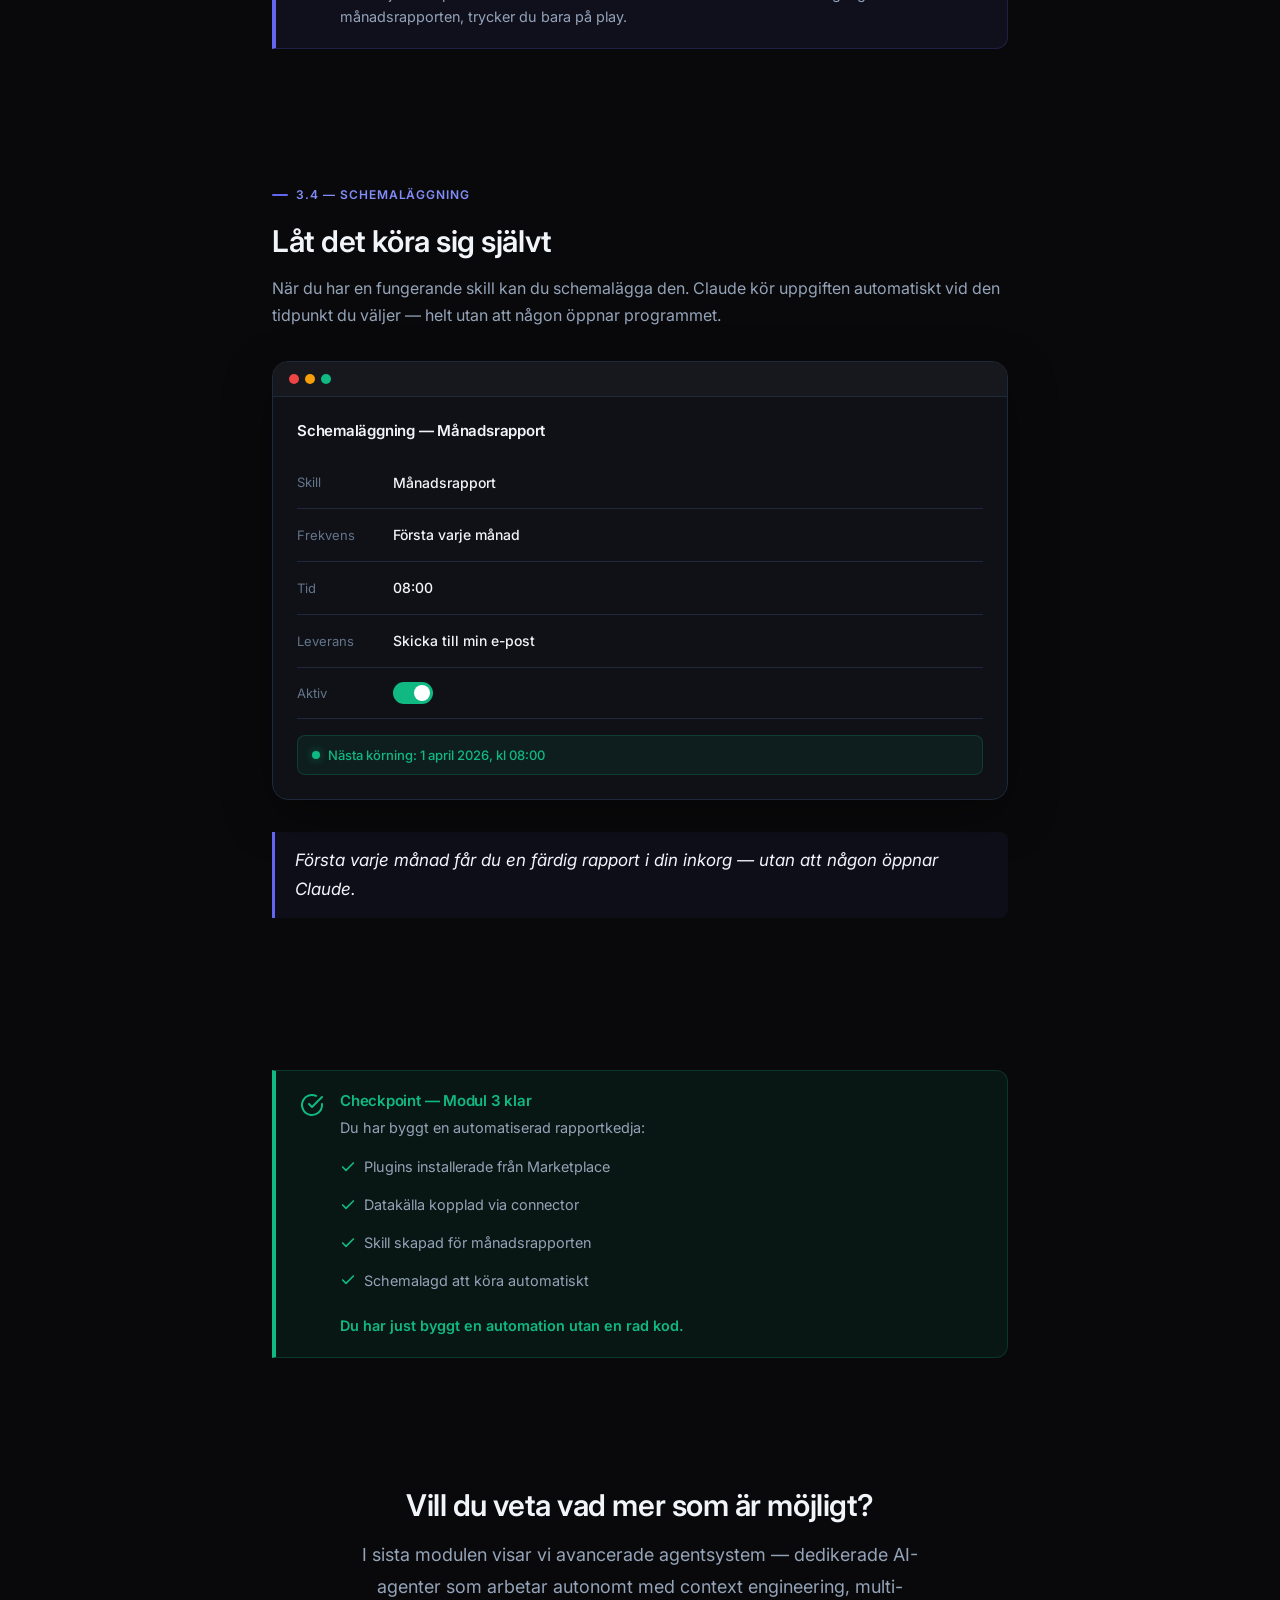
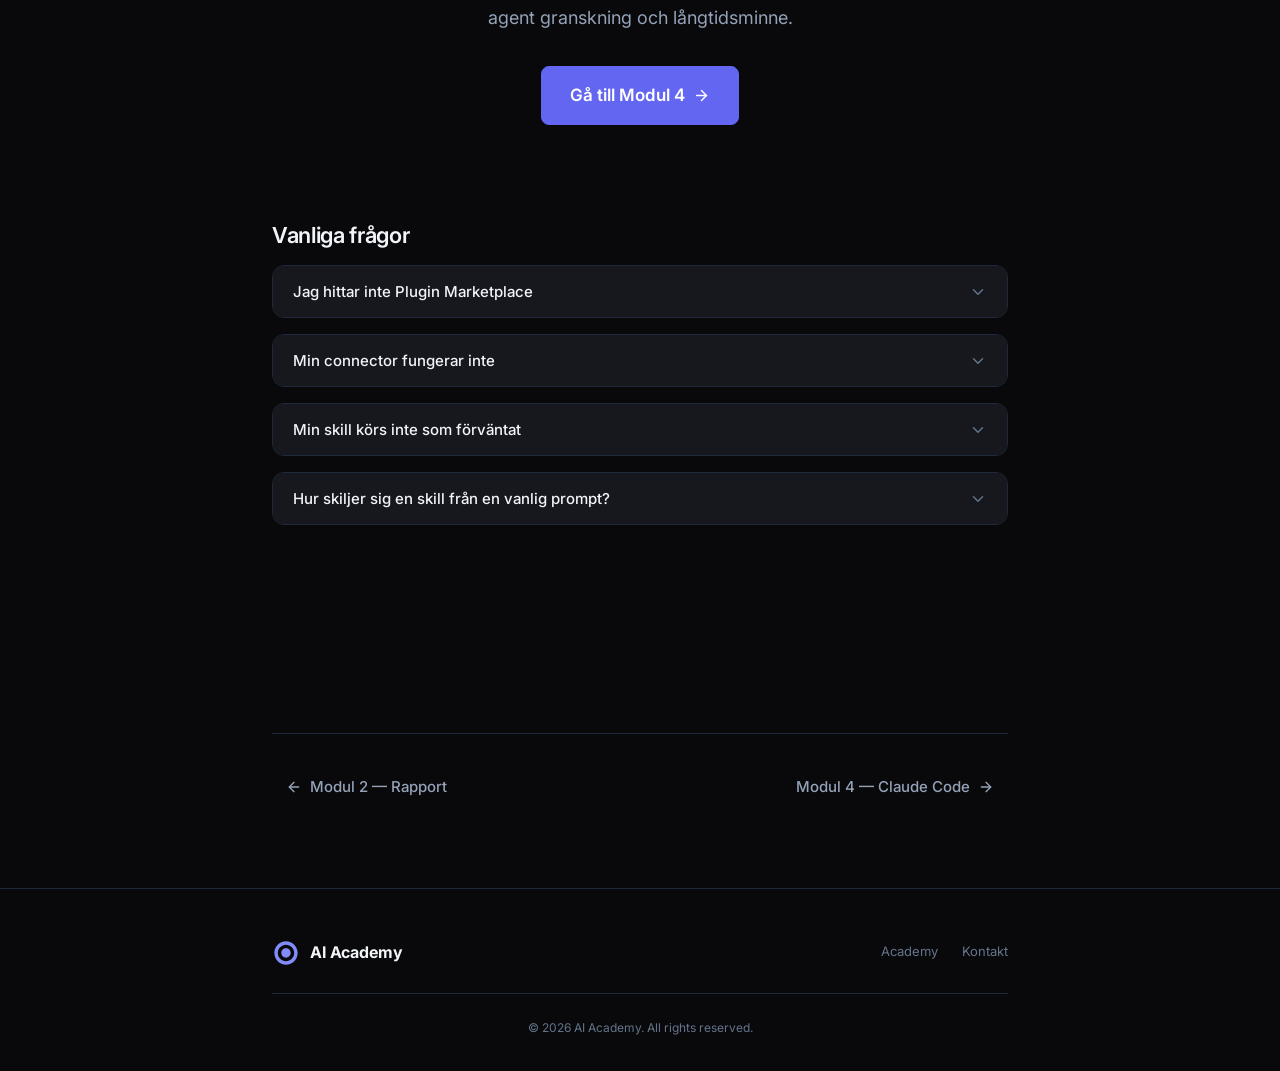
<file: automation.html>
<!DOCTYPE html>
<html lang="sv">
<head>
  <meta charset="UTF-8">
  <meta name="viewport" content="width=device-width, initial-scale=1.0">
  <title>Modul 3 — Automatisera med Plugins, Skills & Connectors | AI Academy</title>

  <!-- OG / Social -->
  <meta property="og:title" content="Modul 3 — Automatisera med Plugins, Skills & Connectors">
  <meta property="og:description" content="Du har gjort det manuellt. Nu automatiserar vi hela kedjan med plugins, connectors och återanvändbara skills.">
  <meta property="og:type" content="website">
  <meta property="og:image" content="./og-image.png">  <meta property="og:url" content="./automation.html">
  <meta name="description" content="Modul 3 i AI Academy: Automatisera workflows med Plugin Marketplace, Connectors och Skills i Claude Desktop.">

  <!-- Fonts -->
  <link rel="preconnect" href="https://fonts.googleapis.com">
  <link rel="preconnect" href="https://fonts.gstatic.com" crossorigin>
  <link href="https://fonts.googleapis.com/css2?family=Inter:wght@400;500;600;700;800&family=JetBrains+Mono:wght@400;500&display=swap" rel="stylesheet">

  <!-- Design system + Academy layer -->
  <link rel="stylesheet" href="css/vitronia-v2.css">
  <link rel="stylesheet" href="css/academy.css">

  <style>
    /* ================================================================
       MODUL 3 — page-specific styles
       ================================================================ */

    /* --- Mockup: Plugin Marketplace Grid --- */
    .marketplace-mockup {
      background: var(--surface-1);
      border: 1px solid var(--border);
      border-radius: var(--radius-xl);
      overflow: hidden;
      margin: 2rem 0;
      box-shadow: 0 24px 64px rgba(0, 0, 0, 0.4);
    }

    .marketplace-mockup__chrome {
      display: flex;
      align-items: center;
      gap: 6px;
      padding: 0.75rem 1rem;
      background: var(--surface-2);
      border-bottom: 1px solid var(--border);
    }

    .marketplace-mockup__dot {
      width: 10px;
      height: 10px;
      border-radius: 50%;
    }

    .marketplace-mockup__dot:nth-child(1) { background: #EF4444; }
    .marketplace-mockup__dot:nth-child(2) { background: #F59E0B; }
    .marketplace-mockup__dot:nth-child(3) { background: #10B981; }

    .marketplace-mockup__title-bar {
      margin-left: auto;
      font-size: 0.75rem;
      color: var(--text-tertiary);
      font-weight: 500;
    }

    .marketplace-mockup__body {
      padding: 1.5rem;
    }

    .marketplace-mockup__header {
      display: flex;
      align-items: center;
      justify-content: space-between;
      margin-bottom: 1.25rem;
      flex-wrap: wrap;
      gap: 0.75rem;
    }

    .marketplace-mockup__heading {
      font-size: 1.125rem;
      font-weight: 700;
      color: var(--text-primary);
      margin: 0;
    }

    .marketplace-mockup__search {
      display: flex;
      align-items: center;
      gap: 0.5rem;
      background: var(--surface-2);
      border: 1px solid var(--border);
      border-radius: var(--radius);
      padding: 0.4rem 0.875rem;
      font-size: 0.8125rem;
      color: var(--text-tertiary);
      min-width: 200px;
    }

    .marketplace-mockup__search svg {
      width: 14px;
      height: 14px;
      opacity: 0.5;
    }

    .marketplace-mockup__categories {
      display: flex;
      gap: 0.375rem;
      margin-bottom: 1.25rem;
      flex-wrap: wrap;
    }

    .marketplace-mockup__cat {
      font-size: 0.75rem;
      font-weight: 500;
      padding: 0.3rem 0.75rem;
      border-radius: 99px;
      background: var(--surface-3);
      color: var(--text-secondary);
      border: 1px solid transparent;
      cursor: default;
    }

    .marketplace-mockup__cat--active {
      background: rgba(99, 102, 241, 0.15);
      color: var(--accent-hover);
      border-color: rgba(99, 102, 241, 0.3);
    }

    .marketplace-mockup__grid {
      display: grid;
      grid-template-columns: repeat(auto-fill, minmax(200px, 1fr));
      gap: 0.75rem;
    }

    .plugin-card {
      background: var(--surface-2);
      border: 1px solid var(--border);
      border-radius: var(--radius-lg);
      padding: 1rem;
      display: flex;
      flex-direction: column;
      gap: 0.625rem;
      transition: border-color var(--transition), box-shadow var(--transition);
    }

    .plugin-card:hover {
      border-color: rgba(99, 102, 241, 0.35);
      box-shadow: 0 4px 16px rgba(99, 102, 241, 0.08);
    }

    .plugin-card--highlighted {
      border-color: rgba(99, 102, 241, 0.5);
      box-shadow: 0 0 0 1px rgba(99, 102, 241, 0.2), 0 4px 20px rgba(99, 102, 241, 0.12);
      position: relative;
    }

    .plugin-card--installed {
      border-color: rgba(16, 185, 129, 0.35);
    }

    .plugin-card__icon {
      width: 36px;
      height: 36px;
      border-radius: var(--radius);
      display: flex;
      align-items: center;
      justify-content: center;
      font-size: 1.125rem;
      flex-shrink: 0;
    }

    .plugin-card__icon--blue {
      background: rgba(59, 130, 246, 0.15);
      color: #60A5FA;
    }

    .plugin-card__icon--green {
      background: rgba(16, 185, 129, 0.15);
      color: #34D399;
    }

    .plugin-card__icon--purple {
      background: rgba(139, 92, 246, 0.15);
      color: #A78BFA;
    }

    .plugin-card__icon--amber {
      background: rgba(245, 158, 11, 0.15);
      color: #FBBF24;
    }

    .plugin-card__icon--cyan {
      background: rgba(6, 182, 212, 0.15);
      color: #22D3EE;
    }

    .plugin-card__icon--red {
      background: rgba(239, 68, 68, 0.15);
      color: #F87171;
    }

    .plugin-card__name {
      font-size: 0.875rem;
      font-weight: 600;
      color: var(--text-primary);
      line-height: 1.3;
    }

    .plugin-card__desc {
      font-size: 0.75rem;
      color: var(--text-tertiary);
      line-height: 1.5;
      flex: 1;
    }

    .plugin-card__action {
      display: inline-flex;
      align-items: center;
      gap: 0.375rem;
      font-size: 0.6875rem;
      font-weight: 600;
      letter-spacing: 0.04em;
      text-transform: uppercase;
      padding: 0.3rem 0.625rem;
      border-radius: var(--radius-sm);
      align-self: flex-start;
      cursor: default;
    }

    .plugin-card__action--install {
      background: var(--accent);
      color: #fff;
    }

    .plugin-card__action--installed {
      background: rgba(16, 185, 129, 0.15);
      color: var(--green);
    }

    .plugin-card__action--installed svg {
      width: 12px;
      height: 12px;
    }

    /* --- Mockup: Chat with slash command --- */
    .chat-mockup {
      background: var(--surface-1);
      border: 1px solid var(--border);
      border-radius: var(--radius-xl);
      overflow: hidden;
      margin: 2rem 0;
      box-shadow: 0 16px 48px rgba(0, 0, 0, 0.35);
    }

    .chat-mockup__chrome {
      display: flex;
      align-items: center;
      gap: 6px;
      padding: 0.75rem 1rem;
      background: var(--surface-2);
      border-bottom: 1px solid var(--border);
    }

    .chat-mockup__body {
      padding: 1.25rem;
      display: flex;
      flex-direction: column;
      gap: 1rem;
    }

    .chat-mockup__message {
      display: flex;
      gap: 0.75rem;
      align-items: flex-start;
    }

    .chat-mockup__avatar {
      width: 28px;
      height: 28px;
      border-radius: 50%;
      flex-shrink: 0;
      display: flex;
      align-items: center;
      justify-content: center;
      font-size: 0.75rem;
      font-weight: 700;
    }

    .chat-mockup__avatar--user {
      background: rgba(99, 102, 241, 0.2);
      color: var(--accent-hover);
    }

    .chat-mockup__avatar--ai {
      background: rgba(16, 185, 129, 0.2);
      color: var(--green);
    }

    .chat-mockup__bubble {
      background: var(--surface-2);
      border: 1px solid var(--border);
      border-radius: var(--radius) var(--radius-lg) var(--radius-lg) var(--radius-lg);
      padding: 0.625rem 0.875rem;
      font-size: 0.8125rem;
      color: var(--text-secondary);
      line-height: 1.6;
      max-width: 80%;
    }

    .chat-mockup__bubble code {
      font-family: var(--font-mono);
      font-size: 0.8em;
      background: var(--surface-3);
      color: var(--accent-hover);
      padding: 0.1em 0.35em;
      border-radius: var(--radius-sm);
    }

    .chat-mockup__input {
      display: flex;
      align-items: center;
      gap: 0.5rem;
      background: var(--surface-2);
      border: 1px solid var(--border);
      border-radius: var(--radius);
      padding: 0.625rem 0.875rem;
      margin-top: 0.5rem;
    }

    .chat-mockup__input-text {
      font-family: var(--font-mono);
      font-size: 0.8125rem;
      color: var(--accent-hover);
    }

    .chat-mockup__input-cursor {
      width: 2px;
      height: 16px;
      background: var(--accent-hover);
      animation: blink 1.2s step-end infinite;
    }

    @keyframes blink {
      50% { opacity: 0; }
    }

    /* --- Mockup: Connector Settings Panel --- */
    .settings-mockup {
      background: var(--surface-1);
      border: 1px solid var(--border);
      border-radius: var(--radius-xl);
      overflow: hidden;
      margin: 2rem 0;
      box-shadow: 0 16px 48px rgba(0, 0, 0, 0.35);
    }

    .settings-mockup__chrome {
      display: flex;
      align-items: center;
      gap: 6px;
      padding: 0.75rem 1rem;
      background: var(--surface-2);
      border-bottom: 1px solid var(--border);
    }

    .settings-mockup__body {
      display: flex;
      min-height: 300px;
    }

    .settings-mockup__sidebar {
      width: 180px;
      background: var(--surface-2);
      border-right: 1px solid var(--border);
      padding: 0.75rem 0;
      flex-shrink: 0;
    }

    .settings-mockup__nav-item {
      display: flex;
      align-items: center;
      gap: 0.5rem;
      padding: 0.5rem 1rem;
      font-size: 0.8125rem;
      color: var(--text-tertiary);
      cursor: default;
    }

    .settings-mockup__nav-item--active {
      color: var(--accent-hover);
      background: rgba(99, 102, 241, 0.08);
      border-right: 2px solid var(--accent);
    }

    .settings-mockup__nav-item svg {
      width: 15px;
      height: 15px;
      flex-shrink: 0;
    }

    .settings-mockup__main {
      flex: 1;
      padding: 1.25rem 1.5rem;
    }

    .settings-mockup__section-title {
      font-size: 0.9375rem;
      font-weight: 600;
      color: var(--text-primary);
      margin: 0 0 1rem;
    }

    .connector-item {
      display: flex;
      align-items: center;
      gap: 0.875rem;
      padding: 0.75rem 0;
      border-bottom: 1px solid var(--border);
    }

    .connector-item:last-of-type {
      border-bottom: none;
    }

    .connector-item__icon {
      width: 32px;
      height: 32px;
      border-radius: var(--radius);
      display: flex;
      align-items: center;
      justify-content: center;
      flex-shrink: 0;
      font-size: 0.875rem;
    }

    .connector-item__info {
      flex: 1;
    }

    .connector-item__name {
      font-size: 0.8125rem;
      font-weight: 600;
      color: var(--text-primary);
      line-height: 1.3;
    }

    .connector-item__status {
      font-size: 0.6875rem;
      color: var(--text-tertiary);
      display: flex;
      align-items: center;
      gap: 0.3rem;
      margin-top: 0.125rem;
    }

    .connector-item__status-dot {
      width: 6px;
      height: 6px;
      border-radius: 50%;
      flex-shrink: 0;
    }

    .connector-item__status-dot--active {
      background: var(--green);
      box-shadow: 0 0 6px rgba(16, 185, 129, 0.4);
    }

    .connector-item__status-dot--pending {
      background: var(--amber);
      box-shadow: 0 0 6px rgba(245, 158, 11, 0.4);
    }

    .connector-item__badge {
      font-size: 0.6875rem;
      font-weight: 600;
      padding: 0.2rem 0.5rem;
      border-radius: var(--radius-sm);
      cursor: default;
    }

    .connector-item__badge--connected {
      background: rgba(16, 185, 129, 0.12);
      color: var(--green);
    }

    .connector-item__badge--add {
      background: rgba(99, 102, 241, 0.12);
      color: var(--accent-hover);
      border: 1px dashed rgba(99, 102, 241, 0.3);
    }

    /* --- Mockup: Skill Card --- */
    .skill-card-mockup {
      background: var(--surface-2);
      border: 1px solid var(--border);
      border-radius: var(--radius-lg);
      padding: 1.25rem;
      display: flex;
      align-items: center;
      gap: 1rem;
      margin: 1.5rem 0;
      box-shadow: 0 4px 16px rgba(0, 0, 0, 0.2);
      max-width: 420px;
    }

    .skill-card-mockup__icon {
      width: 44px;
      height: 44px;
      border-radius: var(--radius);
      background: linear-gradient(135deg, var(--accent), #7c3aed);
      display: flex;
      align-items: center;
      justify-content: center;
      color: #fff;
      flex-shrink: 0;
    }

    .skill-card-mockup__icon svg {
      width: 22px;
      height: 22px;
    }

    .skill-card-mockup__info {
      flex: 1;
    }

    .skill-card-mockup__name {
      font-size: 0.9375rem;
      font-weight: 600;
      color: var(--text-primary);
      margin-bottom: 0.2rem;
    }

    .skill-card-mockup__desc {
      font-size: 0.75rem;
      color: var(--text-tertiary);
    }

    .skill-card-mockup__play {
      width: 36px;
      height: 36px;
      border-radius: 50%;
      background: var(--accent);
      display: flex;
      align-items: center;
      justify-content: center;
      color: #fff;
      flex-shrink: 0;
      cursor: default;
      transition: background var(--transition-fast), box-shadow var(--transition-fast);
    }

    .skill-card-mockup__play:hover {
      background: var(--accent-hover);
      box-shadow: 0 0 16px rgba(99, 102, 241, 0.4);
    }

    .skill-card-mockup__play svg {
      width: 16px;
      height: 16px;
      margin-left: 2px;
    }

    /* --- Mockup: Schedule UI --- */
    .schedule-mockup {
      background: var(--surface-1);
      border: 1px solid var(--border);
      border-radius: var(--radius-xl);
      overflow: hidden;
      margin: 2rem 0;
      box-shadow: 0 16px 48px rgba(0, 0, 0, 0.35);
    }

    .schedule-mockup__chrome {
      display: flex;
      align-items: center;
      gap: 6px;
      padding: 0.75rem 1rem;
      background: var(--surface-2);
      border-bottom: 1px solid var(--border);
    }

    .schedule-mockup__body {
      padding: 1.5rem;
    }

    .schedule-mockup__row {
      display: flex;
      align-items: center;
      gap: 1rem;
      padding: 0.875rem 0;
      border-bottom: 1px solid var(--border);
    }

    .schedule-mockup__row:last-child {
      border-bottom: none;
    }

    .schedule-mockup__label {
      font-size: 0.8125rem;
      color: var(--text-tertiary);
      min-width: 80px;
      flex-shrink: 0;
    }

    .schedule-mockup__value {
      font-size: 0.875rem;
      font-weight: 500;
      color: var(--text-primary);
      flex: 1;
    }

    .schedule-mockup__toggle {
      width: 40px;
      height: 22px;
      background: var(--green);
      border-radius: 11px;
      position: relative;
      cursor: default;
      flex-shrink: 0;
    }

    .schedule-mockup__toggle::after {
      content: '';
      position: absolute;
      width: 16px;
      height: 16px;
      background: #fff;
      border-radius: 50%;
      top: 3px;
      right: 3px;
      transition: transform var(--transition-fast);
    }

    .schedule-mockup__status {
      display: flex;
      align-items: center;
      gap: 0.5rem;
      padding: 0.5rem 0.875rem;
      background: rgba(16, 185, 129, 0.08);
      border: 1px solid rgba(16, 185, 129, 0.2);
      border-radius: var(--radius);
      margin-top: 1rem;
    }

    .schedule-mockup__status-dot {
      width: 8px;
      height: 8px;
      background: var(--green);
      border-radius: 50%;
      box-shadow: 0 0 8px rgba(16, 185, 129, 0.5);
      animation: pulse-dot 2s ease-in-out infinite;
    }

    @keyframes pulse-dot {
      0%, 100% { opacity: 1; }
      50% { opacity: 0.4; }
    }

    .schedule-mockup__status-text {
      font-size: 0.8125rem;
      color: var(--green);
      font-weight: 500;
    }

    /* --- Connector add dialog overlay --- */
    .connector-add-dialog {
      background: var(--surface-3);
      border: 1px dashed rgba(99, 102, 241, 0.3);
      border-radius: var(--radius);
      padding: 0.75rem 1rem;
      display: flex;
      align-items: center;
      gap: 0.75rem;
      margin-top: 0.75rem;
      cursor: default;
    }

    .connector-add-dialog__plus {
      width: 28px;
      height: 28px;
      border-radius: 50%;
      background: rgba(99, 102, 241, 0.15);
      color: var(--accent-hover);
      display: flex;
      align-items: center;
      justify-content: center;
      font-size: 1rem;
      font-weight: 700;
      flex-shrink: 0;
    }

    .connector-add-dialog__text {
      font-size: 0.8125rem;
      color: var(--accent-hover);
      font-weight: 500;
    }

    /* --- Module prev/next navigation --- */
    .module-footer-nav {
      display: flex;
      justify-content: space-between;
      align-items: center;
      gap: 1rem;
      margin-top: 3rem;
      padding-top: 2rem;
      border-top: 1px solid var(--border);
      flex-wrap: wrap;
    }

    .module-footer-nav__link {
      display: flex;
      align-items: center;
      gap: 0.5rem;
      font-size: 0.9375rem;
      font-weight: 500;
      color: var(--text-secondary);
      text-decoration: none;
      padding: 0.5rem 0.875rem;
      border-radius: var(--radius);
      transition: color var(--transition-fast), background var(--transition-fast);
    }

    .module-footer-nav__link:hover {
      color: var(--text-primary);
      background: var(--surface-3);
      text-decoration: none;
    }

    .module-footer-nav__link svg {
      width: 16px;
      height: 16px;
      flex-shrink: 0;
    }

    /* --- Plugin Create mockup --- */
    .plugin-create-mockup {
      background: var(--surface-1);
      border: 1px solid var(--border);
      border-radius: var(--radius-xl);
      overflow: hidden;
      margin: 2rem 0;
      box-shadow: 0 16px 48px rgba(0, 0, 0, 0.35);
    }

    .plugin-create-mockup__chrome {
      display: flex;
      align-items: center;
      gap: 6px;
      padding: 0.75rem 1rem;
      background: var(--surface-2);
      border-bottom: 1px solid var(--border);
    }

    .plugin-create-mockup__body {
      padding: 1.5rem;
    }

    .plugin-create-mockup__field {
      margin-bottom: 1rem;
    }

    .plugin-create-mockup__label {
      font-size: 0.75rem;
      font-weight: 600;
      color: var(--text-tertiary);
      text-transform: uppercase;
      letter-spacing: 0.05em;
      margin-bottom: 0.375rem;
      display: block;
    }

    .plugin-create-mockup__input {
      display: block;
      width: 100%;
      background: var(--surface-2);
      border: 1px solid var(--border);
      border-radius: var(--radius);
      padding: 0.5rem 0.75rem;
      font-size: 0.875rem;
      font-family: var(--font-sans);
      color: var(--text-primary);
    }

    .plugin-create-mockup__textarea {
      display: block;
      width: 100%;
      background: var(--surface-2);
      border: 1px solid var(--border);
      border-radius: var(--radius);
      padding: 0.625rem 0.75rem;
      font-size: 0.8125rem;
      font-family: var(--font-mono);
      color: var(--text-secondary);
      line-height: 1.7;
      resize: none;
      min-height: 140px;
    }

    /* --- Mobile: settings panel sidebar --- */
    @media (max-width: 600px) {
      .settings-mockup__sidebar {
        display: none;
      }

      .marketplace-mockup__grid {
        grid-template-columns: 1fr 1fr;
      }

      .plugin-card__desc {
        display: none;
      }

      .module-footer-nav {
        flex-direction: column;
        align-items: stretch;
      }

      .module-footer-nav__link {
        justify-content: center;
      }
    }

    @media (max-width: 380px) {
      .marketplace-mockup__grid {
        grid-template-columns: 1fr;
      }
    }
  </style>
</head>
<body>

  <!-- ================================================================
       NAVIGATION
       ================================================================ -->
  <nav class="academy-nav" role="navigation" aria-label="Huvudnavigering">
    <div class="academy-nav__inner">
      <a href="index.html" class="academy-nav__brand">
        <svg class="academy-nav__brand-logo" viewBox="0 0 24 24" fill="none" xmlns="http://www.w3.org/2000/svg">
          <path d="M12 2C6.48 2 2 6.48 2 12s4.48 10 10 10 10-4.48 10-10S17.52 2 12 2zm0 3c3.87 0 7 3.13 7 7s-3.13 7-7 7-7-3.13-7-7 3.13-7 7-7zm0 3c-2.21 0-4 1.79-4 4s1.79 4 4 4 4-1.79 4-4-1.79-4-4-4zm0 3c-.55 0-1 .45-1 1s.45 1 1 1 1-.45 1-1-.45-1-1-1z" fill="currentColor" opacity="0.9"/>
        </svg>
        <span class="academy-nav__brand-name">AI</span>
        <span class="academy-nav__brand-sep">/</span>
        <span class="academy-nav__brand-name" style="color: var(--accent-hover);">Academy</span>
      </a>
      <ul class="academy-nav__links">
        <li><a href="reveal.html" class="academy-nav__link module-nav-link">0 Reveal</a></li>
        <li><a href="cowork.html" class="academy-nav__link module-nav-link">1 Cowork</a></li>
        <li><a href="rapport.html" class="academy-nav__link module-nav-link">2 Rapport</a></li>
        <li><a href="automation.html" class="academy-nav__link module-nav-link active">3 Automation</a></li>
        <li><a href="claude-code.html" class="academy-nav__link module-nav-link">4 Claude Code</a></li>
      </ul>
      <button class="academy-nav__hamburger" aria-label="Meny" aria-expanded="false" onclick="this.setAttribute('aria-expanded', this.getAttribute('aria-expanded')==='false');document.getElementById('mobile-drawer').classList.toggle('open');">
        <span></span><span></span><span></span>
      </button>
    </div>
  </nav>

  <!-- Mobile drawer -->
  <div class="academy-nav__mobile-drawer" id="mobile-drawer">
    <a href="reveal.html" class="academy-nav__mobile-link">0 Reveal</a>
    <a href="cowork.html" class="academy-nav__mobile-link">1 Cowork</a>
    <a href="rapport.html" class="academy-nav__mobile-link">2 Rapport</a>
    <a href="automation.html" class="academy-nav__mobile-link active">3 Automation</a>
    <a href="claude-code.html" class="academy-nav__mobile-link">4 Claude Code</a>
  </div>

  <!-- Progress bar -->
  <div class="progress-bar" role="progressbar" aria-valuenow="0" aria-valuemin="0" aria-valuemax="100"></div>

  <main>

    <!-- ================================================================
         HERO
         ================================================================ -->
    <section class="hero section" aria-label="Modul 3 — Automatisera">
      <div class="container">

        <div class="hero__eyebrow animate-on-scroll">
          <svg width="16" height="16" viewBox="0 0 24 24" fill="none" stroke="currentColor" stroke-width="2" stroke-linecap="round" stroke-linejoin="round"><rect x="4" y="4" width="16" height="16" rx="2" ry="2"/><rect x="9" y="9" width="6" height="6"/><line x1="9" y1="1" x2="9" y2="4"/><line x1="15" y1="1" x2="15" y2="4"/><line x1="9" y1="20" x2="9" y2="23"/><line x1="15" y1="20" x2="15" y2="23"/><line x1="20" y1="9" x2="23" y2="9"/><line x1="20" y1="14" x2="23" y2="14"/><line x1="1" y1="9" x2="4" y2="9"/><line x1="1" y1="14" x2="4" y2="14"/></svg>
          Modul 3 &middot; 20 min
        </div>

        <h1 class="hero__title animate-on-scroll" data-delay="80">
          Automatisera med <span class="gradient-text">Plugins, Skills & Connectors</span>
        </h1>

        <p class="hero__subtitle animate-on-scroll" data-delay="160">
          Du har gjort det manuellt. Nu automatiserar vi hela kedjan.
        </p>

      </div>
    </section>


    <!-- ================================================================
         INTRO
         ================================================================ -->
    <section class="section" data-section="intro">
      <div class="container">

        <div class="animate-on-scroll">
          <p class="lead">
            I de två första modulerna gjorde du allt manuellt — laddade filer, skrev prompter, kopierade resultat. Det fungerar, men det skalar inte. I den här modulen automatiserar vi hela kedjan: från datakälla till färdig leverans.
          </p>
        </div>

        <!-- Maturity model: highlight level 3 -->
        <div class="maturity animate-on-scroll" data-delay="80">
          <div class="maturity__track">
            <div class="maturity__level maturity__level--complete">
              <span class="maturity__step-num">Nivå 1</span>
              <div class="maturity__level-body">
                <div class="maturity__level-title">Assistent</div>
                <p class="maturity__level-desc">Claude.ai (chatt)</p>
              </div>
            </div>
            <div class="maturity__level maturity__level--complete">
              <span class="maturity__step-num">Nivå 2</span>
              <div class="maturity__level-body">
                <div class="maturity__level-title">Coworker</div>
                <p class="maturity__level-desc">Desktop + Cowork</p>
              </div>
            </div>
            <div class="maturity__level maturity__level--active">
              <span class="maturity__step-num">Nivå 3</span>
              <div class="maturity__level-body">
                <div class="maturity__level-title">Specialist</div>
                <p class="maturity__level-desc">Plugins + Skills</p>
              </div>
            </div>
            <div class="maturity__level">
              <span class="maturity__step-num">Nivå 4</span>
              <div class="maturity__level-body">
                <div class="maturity__level-title">Agent Builder</div>
                <p class="maturity__level-desc">Claude Code</p>
              </div>
            </div>
            <div class="maturity__level">
              <span class="maturity__step-num">Nivå 5</span>
              <div class="maturity__level-body">
                <div class="maturity__level-title">Agentsystem</div>
                <p class="maturity__level-desc">Skräddarsytt</p>
              </div>
            </div>
          </div>
        </div>

      </div>
    </section>


    <!-- ================================================================
         3.1 PLUGIN MARKETPLACE
         ================================================================ -->
    <section class="section" data-section="marketplace">
      <div class="container">

        <span class="section-label animate-on-scroll">3.1 — Plugin Marketplace</span>
        <h2 class="animate-on-scroll" data-delay="40">Utöka Claude med plugins</h2>

        <p class="animate-on-scroll" data-delay="80">
          Plugin Marketplace är Claude Desktops utvidgningssystem. Här hittar du färdiga integrationer — från Google Workspace till designverktyg — som ger Claude nya förmågor utan att du behöver konfigurera någonting.
        </p>

        <!-- Annotated Marketplace Mockup -->
        <div class="marketplace-mockup animate-on-scroll" data-delay="120" style="position: relative;">
          <div class="marketplace-mockup__chrome">
            <div class="marketplace-mockup__dot"></div>
            <div class="marketplace-mockup__dot"></div>
            <div class="marketplace-mockup__dot"></div>
            <div class="marketplace-mockup__title-bar">Claude Desktop — Plugin Marketplace</div>
          </div>
          <div class="marketplace-mockup__body">
            <div class="marketplace-mockup__header">
              <h3 class="marketplace-mockup__heading" style="margin: 0;">Plugin Marketplace</h3>
              <div class="marketplace-mockup__search">
                <svg viewBox="0 0 24 24" fill="none" stroke="currentColor" stroke-width="2" stroke-linecap="round" stroke-linejoin="round"><circle cx="11" cy="11" r="8"/><line x1="21" y1="21" x2="16.65" y2="16.65"/></svg>
                Sök plugins...
              </div>
            </div>

            <div class="marketplace-mockup__categories">
              <span class="marketplace-mockup__cat marketplace-mockup__cat--active">Alla</span>
              <span class="marketplace-mockup__cat">Produktivitet</span>
              <span class="marketplace-mockup__cat">Data</span>
              <span class="marketplace-mockup__cat">Design</span>
              <span class="marketplace-mockup__cat">Kommunikation</span>
            </div>

            <div class="marketplace-mockup__grid">
              <!-- Plugin 1: Google Workspace (highlighted) -->
              <div class="plugin-card plugin-card--highlighted">
                <div class="plugin-card__icon plugin-card__icon--blue">
                  <svg width="18" height="18" viewBox="0 0 24 24" fill="none" stroke="currentColor" stroke-width="2" stroke-linecap="round" stroke-linejoin="round"><path d="M4 4h16c1.1 0 2 .9 2 2v12c0 1.1-.9 2-2 2H4c-1.1 0-2-.9-2-2V6c0-1.1.9-2 2-2z"/><polyline points="22,6 12,13 2,6"/></svg>
                </div>
                <div class="plugin-card__name">Google Workspace</div>
                <div class="plugin-card__desc">Drive, Docs, Sheets, Gmail</div>
                <span class="plugin-card__action plugin-card__action--install">Installera</span>
              </div>

              <!-- Plugin 2: GitHub (installed) -->
              <div class="plugin-card plugin-card--installed">
                <div class="plugin-card__icon plugin-card__icon--purple">
                  <svg width="18" height="18" viewBox="0 0 24 24" fill="none" stroke="currentColor" stroke-width="2" stroke-linecap="round" stroke-linejoin="round"><path d="M9 19c-5 1.5-5-2.5-7-3m14 6v-3.87a3.37 3.37 0 0 0-.94-2.61c3.14-.35 6.44-1.54 6.44-7A5.44 5.44 0 0 0 20 4.77 5.07 5.07 0 0 0 19.91 1S18.73.65 16 2.48a13.38 13.38 0 0 0-7 0C6.27.65 5.09 1 5.09 1A5.07 5.07 0 0 0 5 4.77a5.44 5.44 0 0 0-1.5 3.78c0 5.42 3.3 6.61 6.44 7A3.37 3.37 0 0 0 9 18.13V22"/></svg>
                </div>
                <div class="plugin-card__name">GitHub</div>
                <div class="plugin-card__desc">Repos, issues, pull requests</div>
                <span class="plugin-card__action plugin-card__action--installed">
                  <svg viewBox="0 0 24 24" fill="none" stroke="currentColor" stroke-width="2.5" stroke-linecap="round" stroke-linejoin="round"><polyline points="20 6 9 17 4 12"/></svg>
                  Installerad
                </span>
              </div>

              <!-- Plugin 3: Slack -->
              <div class="plugin-card">
                <div class="plugin-card__icon plugin-card__icon--amber">
                  <svg width="18" height="18" viewBox="0 0 24 24" fill="none" stroke="currentColor" stroke-width="2" stroke-linecap="round" stroke-linejoin="round"><path d="M14.5 10c-.83 0-1.5-.67-1.5-1.5v-5c0-.83.67-1.5 1.5-1.5s1.5.67 1.5 1.5v5c0 .83-.67 1.5-1.5 1.5z"/><path d="M20.5 10H19V8.5c0-.83.67-1.5 1.5-1.5s1.5.67 1.5 1.5-.67 1.5-1.5 1.5z"/><path d="M9.5 14c.83 0 1.5.67 1.5 1.5v5c0 .83-.67 1.5-1.5 1.5S8 21.33 8 20.5v-5c0-.83.67-1.5 1.5-1.5z"/><path d="M3.5 14H5v1.5c0 .83-.67 1.5-1.5 1.5S2 16.33 2 15.5 2.67 14 3.5 14z"/></svg>
                </div>
                <div class="plugin-card__name">Slack</div>
                <div class="plugin-card__desc">Meddelanden, kanaler</div>
                <span class="plugin-card__action plugin-card__action--install">Installera</span>
              </div>

              <!-- Plugin 4: Databas -->
              <div class="plugin-card">
                <div class="plugin-card__icon plugin-card__icon--cyan">
                  <svg width="18" height="18" viewBox="0 0 24 24" fill="none" stroke="currentColor" stroke-width="2" stroke-linecap="round" stroke-linejoin="round"><ellipse cx="12" cy="5" rx="9" ry="3"/><path d="M21 12c0 1.66-4 3-9 3s-9-1.34-9-3"/><path d="M3 5v14c0 1.66 4 3 9 3s9-1.34 9-3V5"/></svg>
                </div>
                <div class="plugin-card__name">Databas</div>
                <div class="plugin-card__desc">SQL, CSV, API-anslutning</div>
                <span class="plugin-card__action plugin-card__action--install">Installera</span>
              </div>

              <!-- Plugin 5: Kalender -->
              <div class="plugin-card">
                <div class="plugin-card__icon plugin-card__icon--green">
                  <svg width="18" height="18" viewBox="0 0 24 24" fill="none" stroke="currentColor" stroke-width="2" stroke-linecap="round" stroke-linejoin="round"><rect x="3" y="4" width="18" height="18" rx="2" ry="2"/><line x1="16" y1="2" x2="16" y2="6"/><line x1="8" y1="2" x2="8" y2="6"/><line x1="3" y1="10" x2="21" y2="10"/></svg>
                </div>
                <div class="plugin-card__name">Kalender</div>
                <div class="plugin-card__desc">Boka, hantera möten</div>
                <span class="plugin-card__action plugin-card__action--install">Installera</span>
              </div>

              <!-- Plugin 6: Webbsok -->
              <div class="plugin-card">
                <div class="plugin-card__icon plugin-card__icon--red">
                  <svg width="18" height="18" viewBox="0 0 24 24" fill="none" stroke="currentColor" stroke-width="2" stroke-linecap="round" stroke-linejoin="round"><circle cx="12" cy="12" r="10"/><line x1="2" y1="12" x2="22" y2="12"/><path d="M12 2a15.3 15.3 0 0 1 4 10 15.3 15.3 0 0 1-4 10 15.3 15.3 0 0 1-4-10 15.3 15.3 0 0 1 4-10z"/></svg>
                </div>
                <div class="plugin-card__name">Webbsök</div>
                <div class="plugin-card__desc">Sök och sammanfatta</div>
                <span class="plugin-card__action plugin-card__action--install">Installera</span>
              </div>
            </div>
          </div>

          <!-- Annotations -->
          <div class="annotation" data-tip="Kategorier för snabb filtrering" style="top: 105px; left: 30px;">1</div>
          <div class="annotation" data-tip="Klicka Installera — klart" style="bottom: 85px; right: 35px;">2</div>
        </div>

        <!-- Steps -->
        <div class="steps animate-on-scroll" data-delay="160">
          <div class="step">
            <div class="step__indicator">
              <div class="step__number">1</div>
              <div class="step__line"></div>
            </div>
            <div class="step__body">
              <h4 class="step__title">Öppna Plugin Marketplace</h4>
              <p class="step__desc">Från Claude Desktop, navigera till Plugin Marketplace via menyn eller inställningarna.</p>
            </div>
          </div>
          <div class="step">
            <div class="step__indicator">
              <div class="step__number">2</div>
              <div class="step__line"></div>
            </div>
            <div class="step__body">
              <h4 class="step__title">Sök efter den plugin du behöver</h4>
              <p class="step__desc">Använd sökfältet eller bläddra i kategorier: Produktivitet, Data, Design, Kommunikation.</p>
            </div>
          </div>
          <div class="step">
            <div class="step__indicator">
              <div class="step__number">3</div>
              <div class="step__line"></div>
            </div>
            <div class="step__body">
              <h4 class="step__title">Klicka Installera</h4>
              <p class="step__desc">Ge behörigheter om det krävs — de flesta plugins fungerar direkt.</p>
            </div>
          </div>
          <div class="step">
            <div class="step__indicator">
              <div class="step__number">4</div>
            </div>
            <div class="step__body">
              <h4 class="step__title">Pluginen är nu tillgänglig</h4>
              <p class="step__desc">Den dyker upp i alla dina Cowork-sessioner och kan användas direkt i konversationen.</p>
            </div>
          </div>
        </div>

        <!-- Chat mockup: using a plugin with / prefix -->
        <h4 class="animate-on-scroll">Använda en plugin i chatten</h4>
        <p class="animate-on-scroll" data-delay="40">
          Installerade plugins används direkt i konversationen. Skriv <code>/</code> för att se tillgängliga kommandon:
        </p>

        <div class="chat-mockup animate-on-scroll" data-delay="80">
          <div class="chat-mockup__chrome">
            <div class="marketplace-mockup__dot"></div>
            <div class="marketplace-mockup__dot"></div>
            <div class="marketplace-mockup__dot"></div>
          </div>
          <div class="chat-mockup__body">
            <div class="chat-mockup__message">
              <div class="chat-mockup__avatar chat-mockup__avatar--user">Du</div>
              <div class="chat-mockup__bubble">
                Hämta senaste månadens försäljningssiffror från <code>/google-sheets</code> och sammanfatta trenden.
              </div>
            </div>
            <div class="chat-mockup__message">
              <div class="chat-mockup__avatar chat-mockup__avatar--ai">C</div>
              <div class="chat-mockup__bubble">
                Jag hämtar data från ert Google Sheet "Försäljning 2026"...<br>
                <span style="color: var(--green);">3 datakällor lästa.</span> Försäljningen ökade 12% i februari jämfört med januari. Största bidraget kom från segment B (+340 TSEK).
              </div>
            </div>
            <div class="chat-mockup__input">
              <span class="chat-mockup__input-text">/exportera-pdf</span>
              <span class="chat-mockup__input-cursor"></span>
            </div>
          </div>
        </div>

      </div>
    </section>


    <!-- ================================================================
         3.2 CONNECTORS
         ================================================================ -->
    <section class="section" data-section="connectors">
      <div class="container">

        <span class="section-label animate-on-scroll">3.2 — Connectors</span>
        <h2 class="animate-on-scroll" data-delay="40">Data direkt — utan filhantering</h2>

        <p class="animate-on-scroll" data-delay="80">
          En connector låter Claude hämta data direkt från en källa — en lokal mapp, Google Drive, en databas — istället för att du manuellt laddar upp filer varje gång.
        </p>

        <blockquote class="animate-on-scroll" data-delay="100">
          <p>En connector gör att Claude kan hämta sin egen data — du behöver inte vara mellanhanden.</p>
        </blockquote>

        <!-- Settings panel mockup -->
        <div class="settings-mockup animate-on-scroll" data-delay="120" style="position: relative;">
          <div class="settings-mockup__chrome">
            <div class="marketplace-mockup__dot"></div>
            <div class="marketplace-mockup__dot"></div>
            <div class="marketplace-mockup__dot"></div>
          </div>
          <div class="settings-mockup__body">
            <div class="settings-mockup__sidebar">
              <div class="settings-mockup__nav-item">
                <svg viewBox="0 0 24 24" fill="none" stroke="currentColor" stroke-width="2" stroke-linecap="round" stroke-linejoin="round"><circle cx="12" cy="12" r="3"/><path d="M19.4 15a1.65 1.65 0 0 0 .33 1.82l.06.06a2 2 0 0 1 0 2.83 2 2 0 0 1-2.83 0l-.06-.06a1.65 1.65 0 0 0-1.82-.33 1.65 1.65 0 0 0-1 1.51V21a2 2 0 0 1-2 2 2 2 0 0 1-2-2v-.09A1.65 1.65 0 0 0 9 19.4a1.65 1.65 0 0 0-1.82.33l-.06.06a2 2 0 0 1-2.83 0 2 2 0 0 1 0-2.83l.06-.06A1.65 1.65 0 0 0 4.68 15a1.65 1.65 0 0 0-1.51-1H3a2 2 0 0 1-2-2 2 2 0 0 1 2-2h.09A1.65 1.65 0 0 0 4.6 9a1.65 1.65 0 0 0-.33-1.82l-.06-.06a2 2 0 0 1 0-2.83 2 2 0 0 1 2.83 0l.06.06A1.65 1.65 0 0 0 9 4.68a1.65 1.65 0 0 0 1-1.51V3a2 2 0 0 1 2-2 2 2 0 0 1 2 2v.09a1.65 1.65 0 0 0 1 1.51 1.65 1.65 0 0 0 1.82-.33l.06-.06a2 2 0 0 1 2.83 0 2 2 0 0 1 0 2.83l-.06.06A1.65 1.65 0 0 0 19.4 9a1.65 1.65 0 0 0 1.51 1H21a2 2 0 0 1 2 2 2 2 0 0 1-2 2h-.09a1.65 1.65 0 0 0-1.51 1z"/></svg>
                Allmänt
              </div>
              <div class="settings-mockup__nav-item">
                <svg viewBox="0 0 24 24" fill="none" stroke="currentColor" stroke-width="2" stroke-linecap="round" stroke-linejoin="round"><rect x="4" y="4" width="16" height="16" rx="2" ry="2"/><rect x="9" y="9" width="6" height="6"/></svg>
                Plugins
              </div>
              <div class="settings-mockup__nav-item settings-mockup__nav-item--active">
                <svg viewBox="0 0 24 24" fill="none" stroke="currentColor" stroke-width="2" stroke-linecap="round" stroke-linejoin="round"><path d="M10 13a5 5 0 0 0 7.54.54l3-3a5 5 0 0 0-7.07-7.07l-1.72 1.71"/><path d="M14 11a5 5 0 0 0-7.54-.54l-3 3a5 5 0 0 0 7.07 7.07l1.71-1.71"/></svg>
                Connectors
              </div>
              <div class="settings-mockup__nav-item">
                <svg viewBox="0 0 24 24" fill="none" stroke="currentColor" stroke-width="2" stroke-linecap="round" stroke-linejoin="round"><path d="M12 22s8-4 8-10V5l-8-3-8 3v7c0 6 8 10 8 10z"/></svg>
                Säkerhet
              </div>
            </div>

            <div class="settings-mockup__main">
              <h4 class="settings-mockup__section-title">Anslutna datakällor</h4>

              <div class="connector-item">
                <div class="connector-item__icon" style="background: rgba(245, 158, 11, 0.15); color: #FBBF24;">
                  <svg width="16" height="16" viewBox="0 0 24 24" fill="none" stroke="currentColor" stroke-width="2" stroke-linecap="round" stroke-linejoin="round"><path d="M22 19a2 2 0 0 1-2 2H4a2 2 0 0 1-2-2V5a2 2 0 0 1 2-2h5l2 3h9a2 2 0 0 1 2 2z"/></svg>
                </div>
                <div class="connector-item__info">
                  <div class="connector-item__name">Dokument (lokal mapp)</div>
                  <div class="connector-item__status">
                    <span class="connector-item__status-dot connector-item__status-dot--active"></span>
                    ~/Dokument/Rapporter
                  </div>
                </div>
                <span class="connector-item__badge connector-item__badge--connected">Ansluten</span>
              </div>

              <div class="connector-item">
                <div class="connector-item__icon" style="background: rgba(59, 130, 246, 0.15); color: #60A5FA;">
                  <svg width="16" height="16" viewBox="0 0 24 24" fill="none" stroke="currentColor" stroke-width="2" stroke-linecap="round" stroke-linejoin="round"><path d="M18 13v6a2 2 0 0 1-2 2H5a2 2 0 0 1-2-2V8a2 2 0 0 1 2-2h6"/><polyline points="15 3 21 3 21 9"/><line x1="10" y1="14" x2="21" y2="3"/></svg>
                </div>
                <div class="connector-item__info">
                  <div class="connector-item__name">Google Drive</div>
                  <div class="connector-item__status">
                    <span class="connector-item__status-dot connector-item__status-dot--active"></span>
                    Delad mapp "Ekonomi 2026"
                  </div>
                </div>
                <span class="connector-item__badge connector-item__badge--connected">Ansluten</span>
              </div>

              <div class="connector-add-dialog">
                <div class="connector-add-dialog__plus">+</div>
                <div class="connector-add-dialog__text">Lägg till connector...</div>
              </div>
            </div>
          </div>

          <!-- Annotations -->
          <div class="annotation" data-tip="Aktiva connectors med status" style="top: 70px; right: 25px;">1</div>
          <div class="annotation" data-tip="Lägg till ny datakälla" style="bottom: 25px; right: 120px;">2</div>
        </div>

        <!-- Before/After comparison -->
        <div class="comparison animate-on-scroll" data-delay="80">
          <div class="comparison__panel comparison__panel--before">
            <div class="comparison__label">
              <svg viewBox="0 0 24 24" fill="none" stroke="currentColor" stroke-width="2" stroke-linecap="round" stroke-linejoin="round"><circle cx="12" cy="12" r="10"/><line x1="15" y1="9" x2="9" y2="15"/><line x1="9" y1="9" x2="15" y2="15"/></svg>
              Före
            </div>
            <div class="comparison__content">
              Du laddar ner filen från Drive, drar den till Cowork-sessionen, skriver instruktionen, kopierar resultatet tillbaka.
            </div>
          </div>
          <div class="comparison__divider">
            <svg viewBox="0 0 24 24" fill="none" stroke="currentColor" stroke-width="2" stroke-linecap="round" stroke-linejoin="round"><path d="M5 12h14"/><path d="M12 5l7 7-7 7"/></svg>
          </div>
          <div class="comparison__panel comparison__panel--after">
            <div class="comparison__label">
              <svg viewBox="0 0 24 24" fill="none" stroke="currentColor" stroke-width="2" stroke-linecap="round" stroke-linejoin="round"><path d="M22 11.08V12a10 10 0 1 1-5.93-9.14"/><polyline points="22 4 12 14.01 9 11.01"/></svg>
              Efter
            </div>
            <div class="comparison__content">
              Claude hämtar data automatiskt från din connector. Du beskriver bara vad du vill ha — data är redan där.
            </div>
          </div>
        </div>

      </div>
    </section>


    <!-- ================================================================
         3.3 SKAPA EN SKILL
         ================================================================ -->
    <section class="section" data-section="skill">
      <div class="container">

        <span class="section-label animate-on-scroll">3.3 — Skills</span>
        <h2 class="animate-on-scroll" data-delay="40">Din första återanvändbara workflow</h2>

        <p class="animate-on-scroll" data-delay="80">
          En skill är en sparad instruktion — en återanvändbar workflow som du kan köra med ett klick. Istället för att skriva samma prompt varje gång, skapar du en skill en gång och använder den om och om igen.
        </p>

        <!-- Plugin Create mockup -->
        <div class="plugin-create-mockup animate-on-scroll" data-delay="120" style="position: relative;">
          <div class="plugin-create-mockup__chrome">
            <div class="marketplace-mockup__dot"></div>
            <div class="marketplace-mockup__dot"></div>
            <div class="marketplace-mockup__dot"></div>
          </div>
          <div class="plugin-create-mockup__body">
            <h4 style="margin: 0 0 1rem; color: var(--text-primary); font-size: 0.9375rem;">Skapa ny skill</h4>

            <div class="plugin-create-mockup__field">
              <span class="plugin-create-mockup__label">Namn</span>
              <div class="plugin-create-mockup__input">Månadsrapport</div>
            </div>

            <div class="plugin-create-mockup__field">
              <span class="plugin-create-mockup__label">Beskrivning</span>
              <div class="plugin-create-mockup__input">Genererar en standardiserad månadsrapport från ekonomidata.</div>
            </div>

            <div class="plugin-create-mockup__field">
              <span class="plugin-create-mockup__label">Instruktion</span>
              <div class="plugin-create-mockup__textarea" style="white-space: pre-line;">1. Läs senaste månadsdata från connector "Ekonomi"
2. Jämför mot budget (tolerans 2%)
3. Identifiera de tre största avvikelserna
4. Skriv rapport i vår grafiska profil (kontext.md)
5. Exportera som PDF</div>
            </div>
          </div>

          <!-- Annotation -->
          <div class="annotation" data-tip="Instruktionen är hela receptet" style="top: 50%; right: 20px; transform: translateY(-50%);">1</div>
        </div>

        <!-- Code block with copy button -->
        <p class="animate-on-scroll" data-delay="80">
          Här är samma instruktion som du kan kopiera direkt:
        </p>

        <div class="code-block animate-on-scroll" data-delay="100">
          <div class="code-block__header">
            <span class="code-block__lang">Skill-instruktion</span>
            <div class="code-block__dots">
              <span></span><span></span><span></span>
            </div>
          </div>
          <button class="code-copy-btn">
            <svg viewBox="0 0 24 24" fill="none" stroke="currentColor" stroke-width="2" stroke-linecap="round" stroke-linejoin="round"><rect x="9" y="9" width="13" height="13" rx="2" ry="2"/><path d="M5 15H4a2 2 0 0 1-2-2V4a2 2 0 0 1 2-2h9a2 2 0 0 1 2 2v1"/></svg>
            Kopiera
          </button>
          <pre><code class="code-content">Namn: Månadsrapport
Beskrivning: Genererar en standardiserad månadsrapport.

Instruktion:
1. Läs senaste månadsdata från connector "Ekonomi"
2. Jämför mot budget (tolerans 2%)
3. Identifiera de tre största avvikelserna
4. Skriv rapport i vår grafiska profil (kontext.md)
5. Exportera som PDF</code></pre>
        </div>

        <!-- Result: Skill card -->
        <p class="animate-on-scroll" data-delay="80">
          Resultatet är ett skill-kort som dyker upp i Claude Desktop:
        </p>

        <div class="skill-card-mockup animate-on-scroll" data-delay="100">
          <div class="skill-card-mockup__icon">
            <svg viewBox="0 0 24 24" fill="none" stroke="currentColor" stroke-width="2" stroke-linecap="round" stroke-linejoin="round"><path d="M14 2H6a2 2 0 0 0-2 2v16a2 2 0 0 0 2 2h12a2 2 0 0 0 2-2V8z"/><polyline points="14 2 14 8 20 8"/><line x1="16" y1="13" x2="8" y2="13"/><line x1="16" y1="17" x2="8" y2="17"/></svg>
          </div>
          <div class="skill-card-mockup__info">
            <div class="skill-card-mockup__name">Månadsrapport</div>
            <div class="skill-card-mockup__desc">Genererar en standardiserad månadsrapport.</div>
          </div>
          <div class="skill-card-mockup__play">
            <svg viewBox="0 0 24 24" fill="currentColor"><polygon points="5 3 19 12 5 21 5 3"/></svg>
          </div>
        </div>

        <div class="checkpoint checkpoint--tip animate-on-scroll" data-delay="120">
          <div class="checkpoint__icon">
            <svg viewBox="0 0 24 24" fill="none" stroke="currentColor" stroke-width="2" stroke-linecap="round" stroke-linejoin="round"><circle cx="12" cy="12" r="10"/><line x1="12" y1="16" x2="12" y2="12"/><line x1="12" y1="8" x2="12.01" y2="8"/></svg>
          </div>
          <div class="checkpoint__body">
            <h4 class="checkpoint__title">Nyckelinsikt</h4>
            <p class="checkpoint__text">Du har just skapat en återanvändbar workflow — utan en rad kod. Nästa gång du behöver månadsrapporten, trycker du bara på play.</p>
          </div>
        </div>

      </div>
    </section>


    <!-- ================================================================
         3.4 SCHEMALÄGGNING
         ================================================================ -->
    <section class="section" data-section="schedule">
      <div class="container">

        <span class="section-label animate-on-scroll">3.4 — Schemaläggning</span>
        <h2 class="animate-on-scroll" data-delay="40">Låt det köra sig självt</h2>

        <p class="animate-on-scroll" data-delay="80">
          När du har en fungerande skill kan du schemalägga den. Claude kör uppgiften automatiskt vid den tidpunkt du väljer — helt utan att någon öppnar programmet.
        </p>

        <!-- Schedule mockup -->
        <div class="schedule-mockup animate-on-scroll" data-delay="120">
          <div class="schedule-mockup__chrome">
            <div class="marketplace-mockup__dot"></div>
            <div class="marketplace-mockup__dot"></div>
            <div class="marketplace-mockup__dot"></div>
          </div>
          <div class="schedule-mockup__body">
            <h4 style="margin: 0 0 1rem; color: var(--text-primary); font-size: 0.9375rem;">Schemaläggning — Månadsrapport</h4>

            <div class="schedule-mockup__row">
              <span class="schedule-mockup__label">Skill</span>
              <span class="schedule-mockup__value">Månadsrapport</span>
            </div>
            <div class="schedule-mockup__row">
              <span class="schedule-mockup__label">Frekvens</span>
              <span class="schedule-mockup__value">Första varje månad</span>
            </div>
            <div class="schedule-mockup__row">
              <span class="schedule-mockup__label">Tid</span>
              <span class="schedule-mockup__value">08:00</span>
            </div>
            <div class="schedule-mockup__row">
              <span class="schedule-mockup__label">Leverans</span>
              <span class="schedule-mockup__value">Skicka till min e-post</span>
            </div>
            <div class="schedule-mockup__row">
              <span class="schedule-mockup__label">Aktiv</span>
              <div class="schedule-mockup__toggle"></div>
            </div>

            <div class="schedule-mockup__status">
              <span class="schedule-mockup__status-dot"></span>
              <span class="schedule-mockup__status-text">Nästa körning: 1 april 2026, kl 08:00</span>
            </div>
          </div>
        </div>

        <blockquote class="animate-on-scroll" data-delay="80">
          <p>Första varje månad får du en färdig rapport i din inkorg — utan att någon öppnar Claude.</p>
        </blockquote>

      </div>
    </section>


    <!-- ================================================================
         3.5 CHECKPOINT
         ================================================================ -->
    <section class="section" data-section="checkpoint">
      <div class="container">

        <div class="checkpoint animate-on-scroll">
          <div class="checkpoint__icon">
            <svg viewBox="0 0 24 24" fill="none" stroke="currentColor" stroke-width="2" stroke-linecap="round" stroke-linejoin="round"><path d="M22 11.08V12a10 10 0 1 1-5.93-9.14"/><polyline points="22 4 12 14.01 9 11.01"/></svg>
          </div>
          <div class="checkpoint__body">
            <h4 class="checkpoint__title">Checkpoint — Modul 3 klar</h4>
            <p class="checkpoint__text" style="margin-bottom: 1rem;">Du har byggt en automatiserad rapportkedja:</p>
            <ul style="list-style: none; padding: 0; margin: 0; display: flex; flex-direction: column; gap: 0.5rem;">
              <li style="display: flex; align-items: center; gap: 0.5rem; font-size: 0.9rem; color: var(--text-secondary);">
                <svg width="16" height="16" viewBox="0 0 24 24" fill="none" stroke="var(--green)" stroke-width="2.5" stroke-linecap="round" stroke-linejoin="round"><polyline points="20 6 9 17 4 12"/></svg>
                Plugins installerade från Marketplace
              </li>
              <li style="display: flex; align-items: center; gap: 0.5rem; font-size: 0.9rem; color: var(--text-secondary);">
                <svg width="16" height="16" viewBox="0 0 24 24" fill="none" stroke="var(--green)" stroke-width="2.5" stroke-linecap="round" stroke-linejoin="round"><polyline points="20 6 9 17 4 12"/></svg>
                Datakälla kopplad via connector
              </li>
              <li style="display: flex; align-items: center; gap: 0.5rem; font-size: 0.9rem; color: var(--text-secondary);">
                <svg width="16" height="16" viewBox="0 0 24 24" fill="none" stroke="var(--green)" stroke-width="2.5" stroke-linecap="round" stroke-linejoin="round"><polyline points="20 6 9 17 4 12"/></svg>
                Skill skapad för månadsrapporten
              </li>
              <li style="display: flex; align-items: center; gap: 0.5rem; font-size: 0.9rem; color: var(--text-secondary);">
                <svg width="16" height="16" viewBox="0 0 24 24" fill="none" stroke="var(--green)" stroke-width="2.5" stroke-linecap="round" stroke-linejoin="round"><polyline points="20 6 9 17 4 12"/></svg>
                Schemalagd att köra automatiskt
              </li>
            </ul>
            <p class="checkpoint__text" style="margin-top: 1rem; font-weight: 600; color: var(--green);">
              Du har just byggt en automation utan en rad kod.
            </p>
          </div>
        </div>

      </div>
    </section>


    <!-- ================================================================
         CTA
         ================================================================ -->
    <section class="section" data-section="cta">
      <div class="container" style="text-align: center;">

        <h2 class="animate-on-scroll">Vill du veta vad mer som är möjligt?</h2>
        <p class="lead animate-on-scroll" data-delay="60" style="max-width: 560px; margin: 0 auto 2rem;">
          I sista modulen visar vi avancerade agentsystem — dedikerade AI-agenter som arbetar autonomt med context engineering, multi-agent granskning och långtidsminne.
        </p>

        <div class="animate-on-scroll" data-delay="120">
          <a href="claude-code.html" class="btn btn--primary btn--lg">
            Gå till Modul 4
            <svg viewBox="0 0 24 24" fill="none" stroke="currentColor" stroke-width="2" stroke-linecap="round" stroke-linejoin="round"><path d="M5 12h14"/><path d="M12 5l7 7-7 7"/></svg>
          </a>
        </div>

      </div>
    </section>


    <!-- ================================================================
         TROUBLESHOOTING (Expandable)
         ================================================================ -->
    <section class="section" data-section="troubleshooting">
      <div class="container">

        <h3 class="animate-on-scroll">Vanliga frågor</h3>

        <div class="expandable animate-on-scroll" data-delay="40">
          <button class="expandable-trigger" aria-expanded="false">
            Jag hittar inte Plugin Marketplace
            <svg class="expandable-trigger__chevron" viewBox="0 0 24 24" fill="none" stroke="currentColor" stroke-width="2" stroke-linecap="round" stroke-linejoin="round"><polyline points="6 9 12 15 18 9"/></svg>
          </button>
          <div class="expandable-content">
            <div class="expandable-content__inner">
              <p>Öppna Claude Desktop och leta efter "Plugins" eller "Marketplace" i huvudmenyn eller inställningarna. Platsen kan variera mellan versioner — om du inte hittar det, uppdatera till senaste versionen av Claude Desktop.</p>
            </div>
          </div>
        </div>

        <div class="expandable animate-on-scroll" data-delay="80">
          <button class="expandable-trigger" aria-expanded="false">
            Min connector fungerar inte
            <svg class="expandable-trigger__chevron" viewBox="0 0 24 24" fill="none" stroke="currentColor" stroke-width="2" stroke-linecap="round" stroke-linejoin="round"><polyline points="6 9 12 15 18 9"/></svg>
          </button>
          <div class="expandable-content">
            <div class="expandable-content__inner">
              <p>Kontrollera behörigheter — Claude behöver läsrättigheter till den mapp eller tjänst du försöker ansluta. För Google Drive: se till att du godkänt OAuth-behörigheter. För lokala mappar: kontrollera att Claude Desktop har filåtkomst i systeminställningarna.</p>
            </div>
          </div>
        </div>

        <div class="expandable animate-on-scroll" data-delay="120">
          <button class="expandable-trigger" aria-expanded="false">
            Min skill körs inte som förväntat
            <svg class="expandable-trigger__chevron" viewBox="0 0 24 24" fill="none" stroke="currentColor" stroke-width="2" stroke-linecap="round" stroke-linejoin="round"><polyline points="6 9 12 15 18 9"/></svg>
          </button>
          <div class="expandable-content">
            <div class="expandable-content__inner">
              <p>Dubbelkolla instruktionen — är alla steg tydliga? Testa att köra skillen manuellt först genom att trycka play. Om ett steg misslyckas, bryt ned det i mindre delar. Kom ihåg att namnge connectors exakt som de refereras i instruktionen.</p>
            </div>
          </div>
        </div>

        <div class="expandable animate-on-scroll" data-delay="160">
          <button class="expandable-trigger" aria-expanded="false">
            Hur skiljer sig en skill från en vanlig prompt?
            <svg class="expandable-trigger__chevron" viewBox="0 0 24 24" fill="none" stroke="currentColor" stroke-width="2" stroke-linecap="round" stroke-linejoin="round"><polyline points="6 9 12 15 18 9"/></svg>
          </button>
          <div class="expandable-content">
            <div class="expandable-content__inner">
              <p>En prompt är engångsinstruktion — du skriver den varje gång. En skill är sparad, återanvändbar, och kan schemaläggas. Tanken är: skriv prompten en gång, spara som skill, kör automatiskt.</p>
            </div>
          </div>
        </div>

      </div>
    </section>


    <!-- ================================================================
         MODULE PREV/NEXT NAVIGATION
         ================================================================ -->
    <section class="section--sm">
      <div class="container">
        <div class="module-footer-nav">
          <a href="rapport.html" class="module-footer-nav__link">
            <svg viewBox="0 0 24 24" fill="none" stroke="currentColor" stroke-width="2" stroke-linecap="round" stroke-linejoin="round"><path d="M19 12H5"/><path d="M12 19l-7-7 7-7"/></svg>
            Modul 2 — Rapport
          </a>
          <a href="claude-code.html" class="module-footer-nav__link">
            Modul 4 — Claude Code
            <svg viewBox="0 0 24 24" fill="none" stroke="currentColor" stroke-width="2" stroke-linecap="round" stroke-linejoin="round"><path d="M5 12h14"/><path d="M12 5l7 7-7 7"/></svg>
          </a>
        </div>
      </div>
    </section>

  </main>


  <!-- ================================================================
       FOOTER
       ================================================================ -->
  <footer style="border-top: 1px solid var(--border); padding: 3rem 0 2rem; margin-top: 2rem;">
    <div class="container">
      <div style="display: flex; align-items: center; justify-content: space-between; flex-wrap: wrap; gap: 1.5rem;">

        <a href="index.html" style="display: flex; align-items: center; gap: 0.625rem; text-decoration: none;" target="_blank" rel="noopener">
          <svg width="28" height="28" viewBox="0 0 24 24" fill="none" xmlns="http://www.w3.org/2000/svg" style="color: var(--accent-hover);">
            <path d="M12 2C6.48 2 2 6.48 2 12s4.48 10 10 10 10-4.48 10-10S17.52 2 12 2zm0 3c3.87 0 7 3.13 7 7s-3.13 7-7 7-7-3.13-7-7 3.13-7 7-7zm0 3c-2.21 0-4 1.79-4 4s1.79 4 4 4 4-1.79 4-4-1.79-4-4-4zm0 3c-.55 0-1 .45-1 1s.45 1 1 1 1-.45 1-1-.45-1-1-1z" fill="currentColor"/>
          </svg>
          <span style="font-size: 1rem; font-weight: 700; color: var(--text-primary); letter-spacing: -0.01em;">AI Academy</span>
        </a>

        <ul style="display: flex; align-items: center; gap: 1.5rem; list-style: none; margin: 0; padding: 0; flex-wrap: wrap;">
          <li><a href="index.html" style="font-size: 0.8125rem; color: var(--text-tertiary); text-decoration: none;">Academy</a></li>
          <li><a href="kontakt.html" style="font-size: 0.8125rem; color: var(--text-tertiary); text-decoration: none;">Kontakt</a></li>
        </ul>

      </div>
      <p style="width: 100%; text-align: center; font-size: 0.75rem; color: var(--text-tertiary); margin-top: 1.5rem; padding-top: 1.5rem; border-top: 1px solid var(--border);">&copy; 2026 AI Academy. All rights reserved.</p>
    </div>
  </footer>

  <script src="js/academy.js"></script>
</body>
</html>
</file>
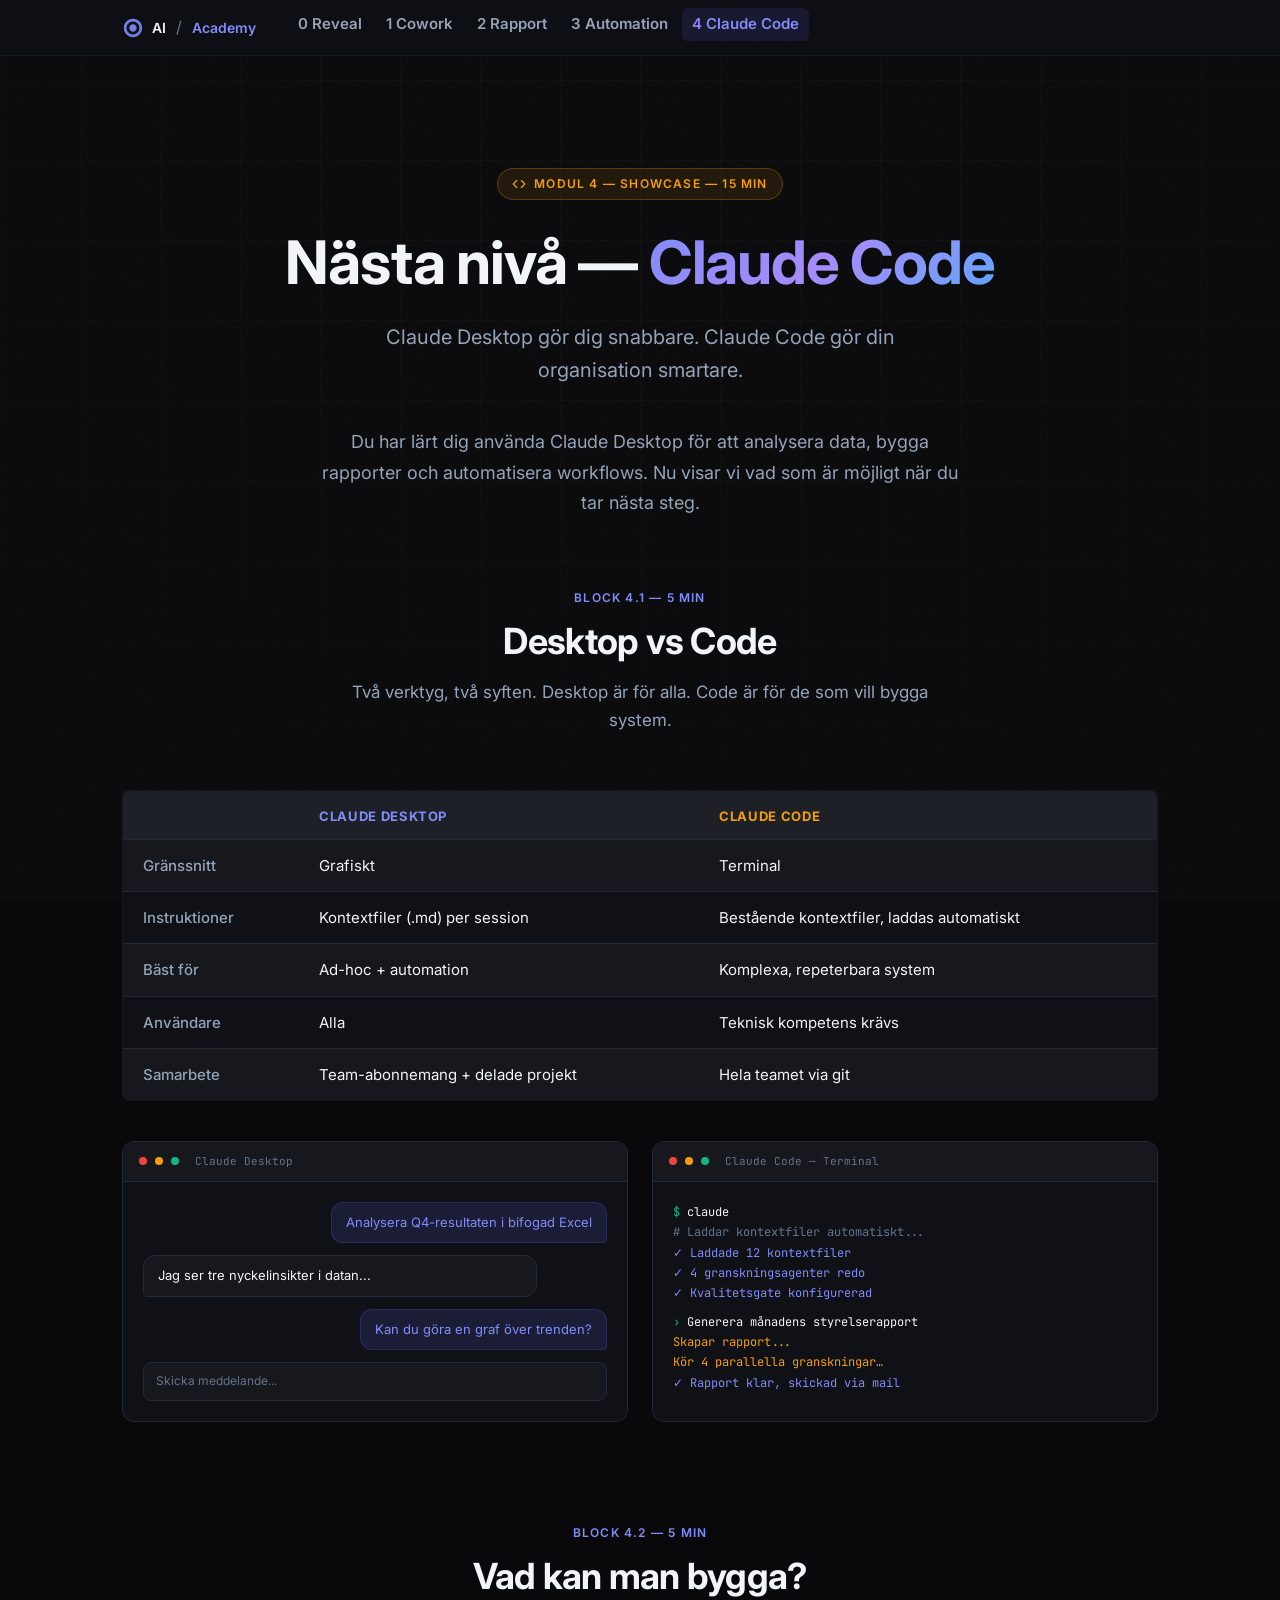
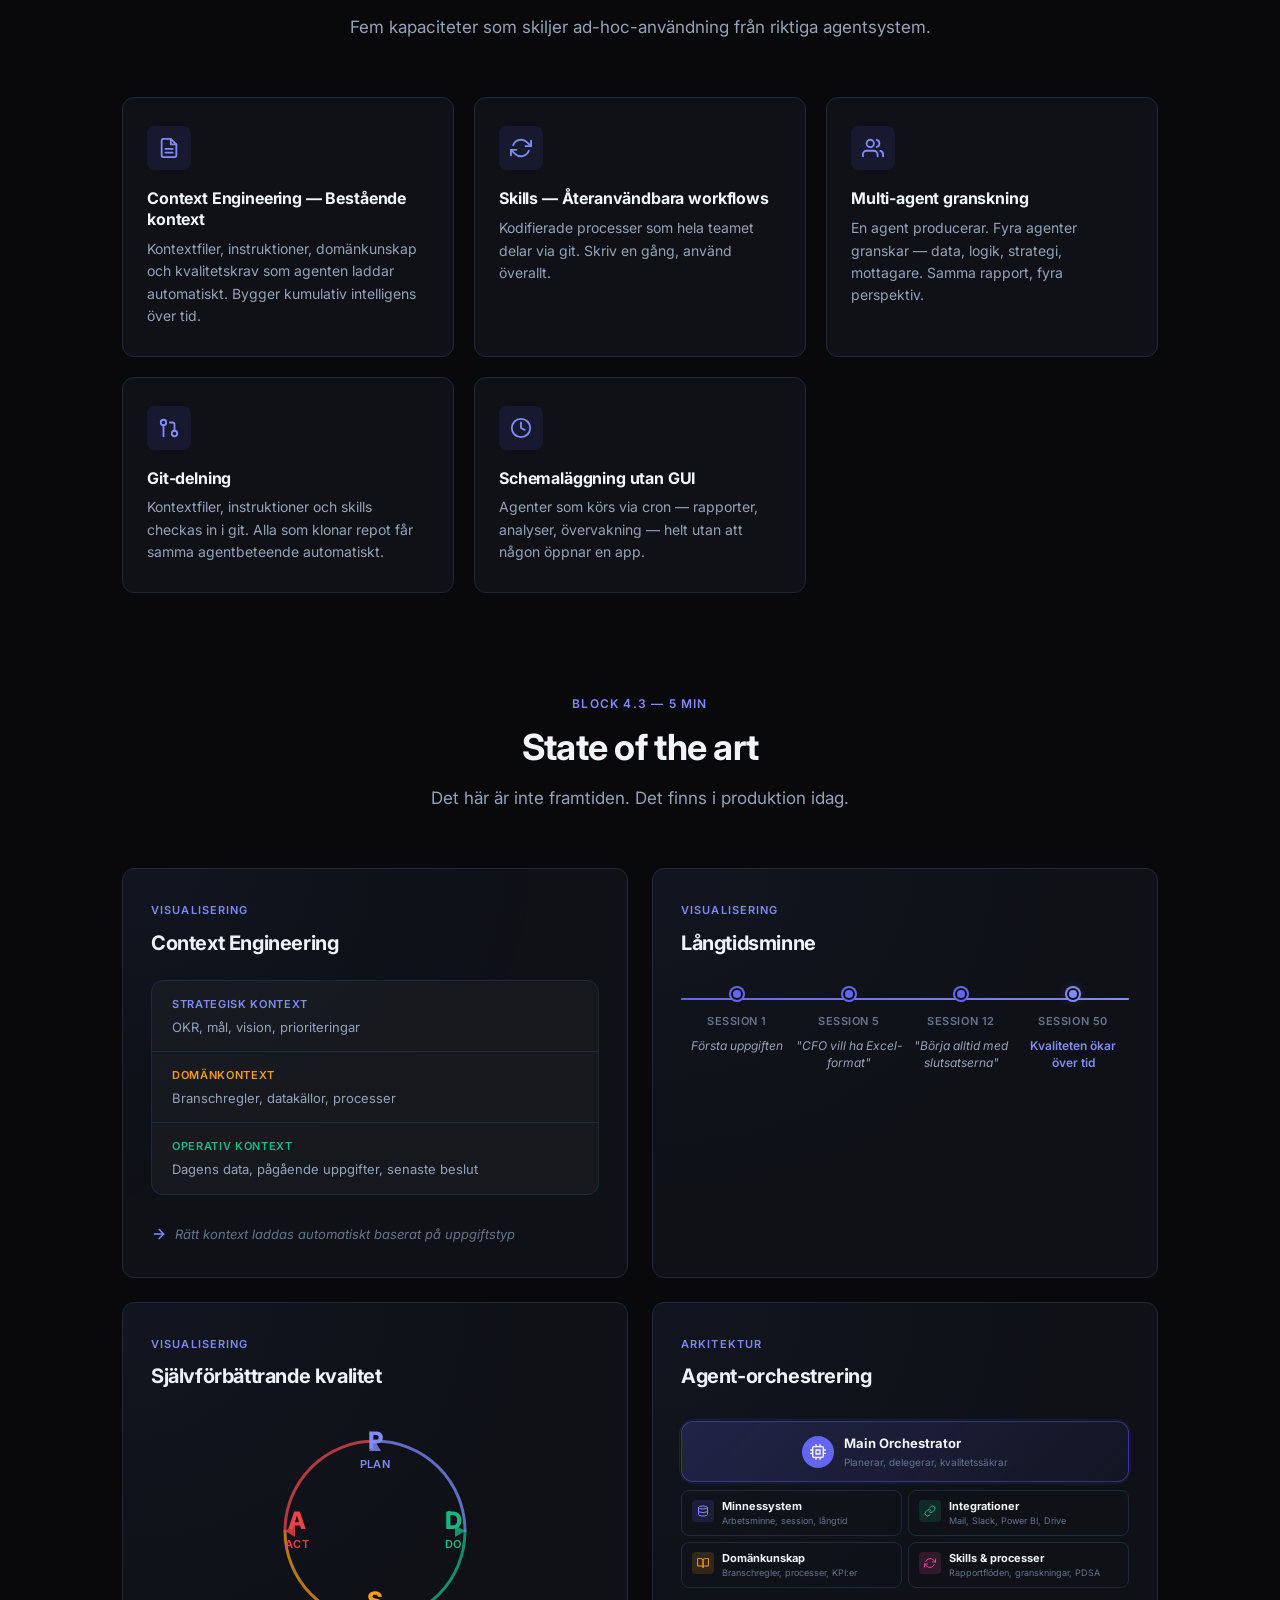
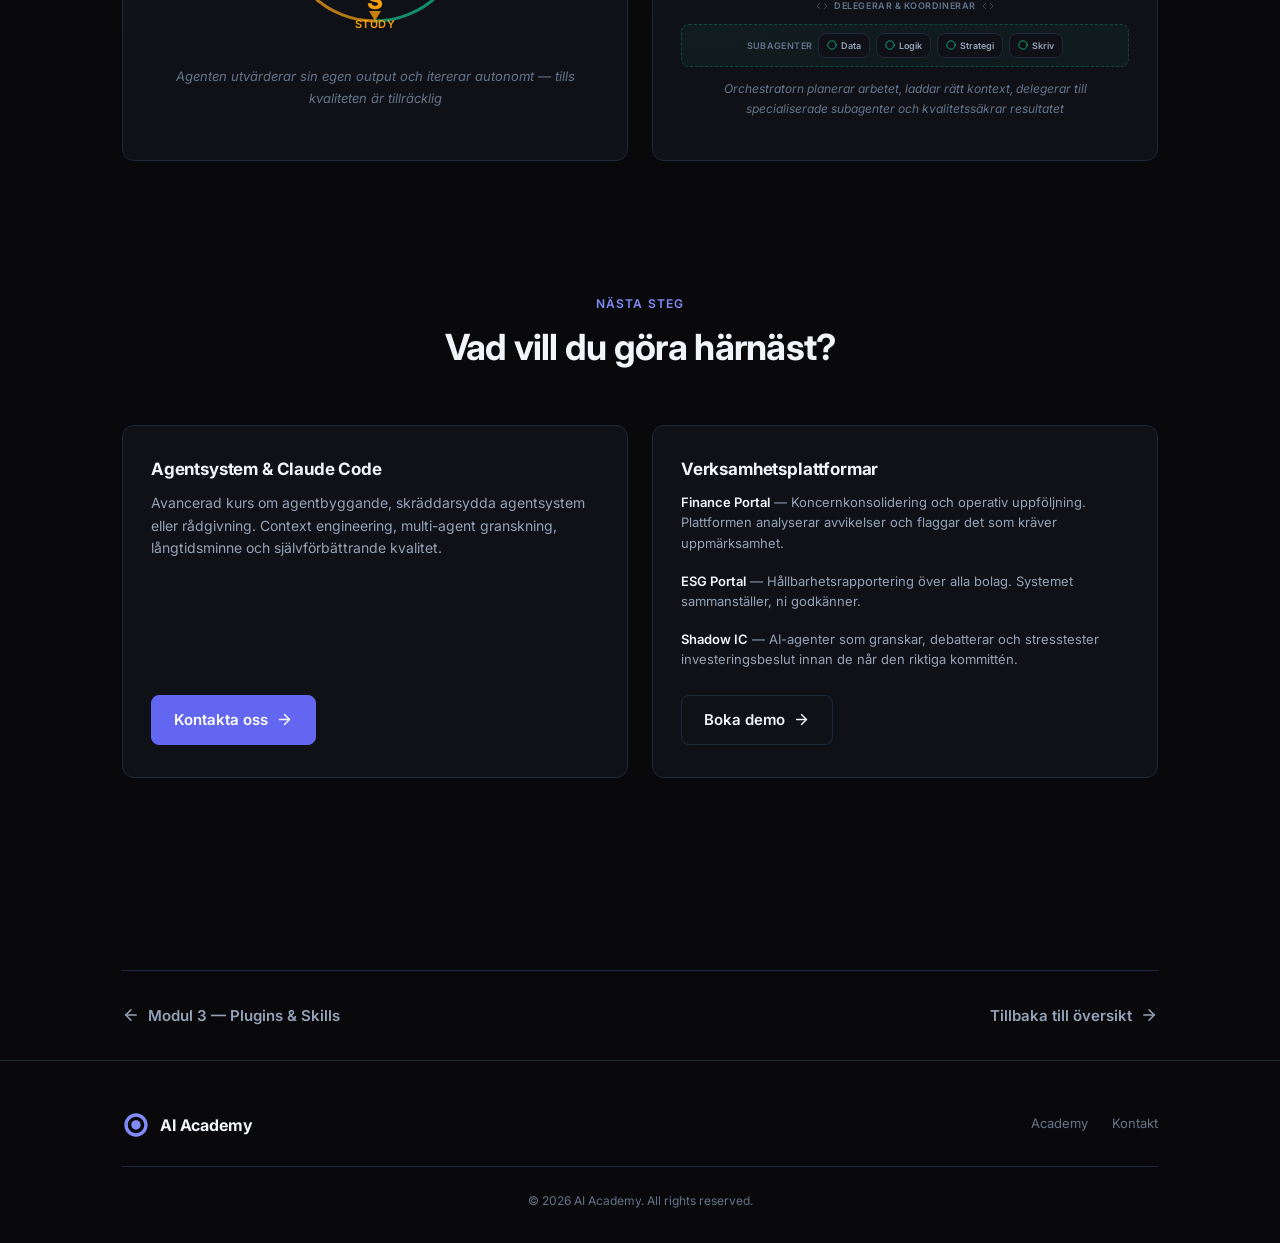
<file: claude-code.html>
<!DOCTYPE html>
<html lang="sv">
<head>
  <meta charset="UTF-8">
  <meta name="viewport" content="width=device-width, initial-scale=1.0">
  <title>Modul 4 — Nästa nivå: Claude Code | AI Academy</title>

  <!-- OG / Social -->
  <meta property="og:title" content="Modul 4 — Nästa nivå: Claude Code | AI Academy">
  <meta property="og:description" content="Claude Desktop gör dig snabbare. Claude Code gör din organisation smartare. Showcase av avancerade agentsystem.">
  <meta property="og:type" content="website">
  <meta property="og:image" content="./og-image.png">  <meta property="og:url" content="./claude-code.html">
  <meta name="description" content="Claude Desktop gör dig snabbare. Claude Code gör din organisation smartare. Showcase och inspiration för avancerade agentsystem.">

  <!-- Fonts -->
  <link rel="preconnect" href="https://fonts.googleapis.com">
  <link rel="preconnect" href="https://fonts.gstatic.com" crossorigin>
  <link href="https://fonts.googleapis.com/css2?family=Inter:wght@400;500;600;700;800&family=JetBrains+Mono:wght@400;500&display=swap" rel="stylesheet">

  <!-- Design system + Academy layer -->
  <link rel="stylesheet" href="css/vitronia-v2.css">
  <link rel="stylesheet" href="css/academy.css">

  <style>
    /* ================================================================
       MODUL 4 — CLAUDE CODE — page-specific styles
       ================================================================ */

    /* --- Hero --- */
    .hero--code {
      padding-top: 7rem;
      padding-bottom: 4rem;
      text-align: center;
    }

    .hero--code .hero__eyebrow {
      display: inline-flex;
      align-items: center;
      gap: 0.5rem;
      font-size: 0.75rem;
      font-weight: 600;
      letter-spacing: 0.1em;
      text-transform: uppercase;
      color: var(--amber);
      background: rgba(245, 158, 11, 0.1);
      border: 1px solid rgba(245, 158, 11, 0.25);
      border-radius: 99px;
      padding: 0.3rem 0.875rem;
      margin-bottom: 1.75rem;
    }

    .hero--code .hero__eyebrow svg {
      width: 14px;
      height: 14px;
    }

    .hero__lead {
      font-size: clamp(1rem, 2vw, 1.125rem);
      color: var(--text-secondary);
      max-width: 640px;
      margin: 0 auto;
      line-height: 1.7;
    }

    /* --- Section headers (reused from index) --- */
    .section-header {
      text-align: center;
      margin-bottom: 3.5rem;
    }

    .section-header__eyebrow {
      display: inline-block;
      font-size: 0.75rem;
      font-weight: 600;
      letter-spacing: 0.1em;
      text-transform: uppercase;
      color: var(--accent-hover);
      margin-bottom: 0.75rem;
    }

    .section-header__title {
      font-size: clamp(1.5rem, 3.5vw, 2.25rem);
      font-weight: 700;
      line-height: 1.2;
      letter-spacing: -0.02em;
      margin: 0 0 1rem;
      color: var(--text-primary);
    }

    .section-header__subtitle {
      font-size: 1.0625rem;
      color: var(--text-secondary);
      max-width: 640px;
      margin: 0 auto;
      line-height: 1.6;
    }


    /* ================================================================
       COMPARISON TABLE — Desktop vs Code
       ================================================================ */
    .comparison-wrapper {
      display: grid;
      grid-template-columns: 1fr 1fr;
      gap: 2rem;
      margin-top: 2.5rem;
    }

    .comparison-table {
      width: 100%;
      border-collapse: collapse;
      margin-bottom: 2.5rem;
    }

    .comparison-table th,
    .comparison-table td {
      padding: 0.875rem 1.25rem;
      text-align: left;
      font-size: 0.9375rem;
      border-bottom: 1px solid var(--border);
    }

    .comparison-table thead th {
      font-weight: 700;
      font-size: 0.8125rem;
      letter-spacing: 0.05em;
      text-transform: uppercase;
      color: var(--text-tertiary);
      padding-bottom: 0.75rem;
    }

    .comparison-table thead th:nth-child(2) {
      color: var(--accent-hover);
    }

    .comparison-table thead th:nth-child(3) {
      color: var(--amber);
    }

    .comparison-table td:first-child {
      color: var(--text-secondary);
      font-weight: 500;
      white-space: nowrap;
    }

    .comparison-table td:nth-child(2) {
      color: var(--text-primary);
    }

    .comparison-table td:nth-child(3) {
      color: var(--text-primary);
    }

    .comparison-table tbody tr:last-child td {
      border-bottom: none;
    }

    .comparison-table tbody tr {
      transition: background var(--transition-fast);
    }

    .comparison-table tbody tr:hover {
      background: var(--surface-2);
    }

    /* --- Two mockup windows --- */
    .mockup-pair {
      display: grid;
      grid-template-columns: 1fr 1fr;
      gap: 1.5rem;
      margin-top: 2rem;
    }

    .mockup-window {
      background: var(--surface-1);
      border: 1px solid var(--border);
      border-radius: var(--radius-lg);
      overflow: hidden;
      transition: border-color var(--transition), box-shadow var(--transition);
    }

    .mockup-window:hover {
      border-color: rgba(99, 102, 241, 0.3);
      box-shadow: 0 8px 32px rgba(0,0,0,0.3);
    }

    .mockup-window--code:hover {
      border-color: rgba(245, 158, 11, 0.3);
    }

    .mockup-titlebar {
      display: flex;
      align-items: center;
      gap: 0.5rem;
      padding: 0.625rem 1rem;
      background: var(--surface-2);
      border-bottom: 1px solid var(--border);
    }

    .mockup-dot {
      width: 8px;
      height: 8px;
      border-radius: 50%;
      background: var(--surface-4);
    }

    .mockup-dot:nth-child(1) { background: #EF4444; }
    .mockup-dot:nth-child(2) { background: #F59E0B; }
    .mockup-dot:nth-child(3) { background: #10B981; }

    .mockup-titlebar__label {
      font-size: 0.6875rem;
      color: var(--text-tertiary);
      margin-left: 0.5rem;
      font-family: var(--font-mono);
    }

    .mockup-body {
      padding: 1.25rem;
      min-height: 200px;
    }

    .mockup-body--desktop {
      display: flex;
      flex-direction: column;
      gap: 0.75rem;
    }

    .mockup-chat-bubble {
      padding: 0.625rem 0.875rem;
      border-radius: 12px 12px 12px 4px;
      font-size: 0.8125rem;
      line-height: 1.5;
      max-width: 85%;
    }

    .mockup-chat-bubble--ai {
      background: var(--surface-2);
      color: var(--text-primary);
      border: 1px solid var(--border);
    }

    .mockup-chat-bubble--user {
      background: rgba(99, 102, 241, 0.15);
      color: var(--accent-hover);
      border: 1px solid rgba(99, 102, 241, 0.2);
      border-radius: 12px 12px 4px 12px;
      align-self: flex-end;
    }

    .mockup-input-bar {
      margin-top: auto;
      padding: 0.5rem 0.75rem;
      background: var(--surface-2);
      border: 1px solid var(--border);
      border-radius: var(--radius);
      font-size: 0.75rem;
      color: var(--text-tertiary);
    }

    .mockup-body--terminal {
      font-family: var(--font-mono);
      font-size: 0.75rem;
      line-height: 1.7;
      color: var(--text-secondary);
    }

    .mockup-body--terminal .term-prompt {
      color: var(--green);
    }

    .mockup-body--terminal .term-cmd {
      color: var(--text-primary);
    }

    .mockup-body--terminal .term-comment {
      color: var(--text-tertiary);
    }

    .mockup-body--terminal .term-file {
      color: var(--amber);
    }

    .mockup-body--terminal .term-output {
      color: var(--accent-hover);
    }


    /* ================================================================
       CAPABILITY CARDS — 5-grid
       ================================================================ */
    .cap-grid {
      display: grid;
      grid-template-columns: repeat(3, 1fr);
      gap: 1.25rem;
    }

    /* Last two cards span the bottom row centered */
    .cap-grid .cap-card:nth-child(4),
    .cap-grid .cap-card:nth-child(5) {
      /* stays in 3-col grid, auto placement works */
    }

    .cap-card {
      background: var(--surface-1);
      border: 1px solid var(--border);
      border-radius: var(--radius-lg);
      padding: 1.75rem 1.5rem;
      position: relative;
      overflow: hidden;
      transition:
        border-color var(--transition),
        transform var(--transition),
        box-shadow var(--transition);
    }

    .cap-card::before {
      content: '';
      position: absolute;
      top: 0; left: 0; right: 0;
      height: 2px;
      background: linear-gradient(90deg, var(--accent), var(--accent-hover));
      opacity: 0;
      transition: opacity var(--transition);
    }

    .cap-card:hover {
      border-color: rgba(99, 102, 241, 0.35);
      transform: translateY(-3px);
      box-shadow: 0 12px 40px rgba(99, 102, 241, 0.08);
    }

    .cap-card:hover::before {
      opacity: 1;
    }

    .cap-card__icon {
      width: 44px;
      height: 44px;
      border-radius: var(--radius);
      background: rgba(99, 102, 241, 0.1);
      color: var(--accent-hover);
      display: flex;
      align-items: center;
      justify-content: center;
      margin-bottom: 1.125rem;
    }

    .cap-card__icon svg {
      width: 22px;
      height: 22px;
    }

    .cap-card__title {
      font-size: 1rem;
      font-weight: 700;
      color: var(--text-primary);
      margin-bottom: 0.5rem;
      letter-spacing: -0.01em;
    }

    .cap-card__title code {
      font-family: var(--font-mono);
      font-size: 0.875rem;
      background: rgba(245, 158, 11, 0.12);
      color: var(--amber);
      padding: 0.1em 0.4em;
      border-radius: 4px;
    }

    .cap-card__desc {
      font-size: 0.875rem;
      color: var(--text-secondary);
      line-height: 1.6;
    }


    /* ================================================================
       ADVANCED SYSTEMS — 4 showcase visualizations
       ================================================================ */
    .showcase-grid {
      display: grid;
      grid-template-columns: 1fr 1fr;
      gap: 1.5rem;
    }

    .showcase-card {
      background: var(--surface-1);
      border: 1px solid var(--border);
      border-radius: var(--radius-lg);
      padding: 2rem 1.75rem;
      position: relative;
      overflow: hidden;
    }

    .showcase-card::after {
      content: '';
      position: absolute;
      inset: 0;
      border-radius: var(--radius-lg);
      background: radial-gradient(ellipse at top left, rgba(99,102,241,0.04), transparent 60%);
      pointer-events: none;
    }

    .showcase-card__label {
      font-size: 0.6875rem;
      font-weight: 600;
      letter-spacing: 0.1em;
      text-transform: uppercase;
      color: var(--accent-hover);
      margin-bottom: 0.625rem;
    }

    .showcase-card__title {
      font-size: 1.25rem;
      font-weight: 700;
      color: var(--text-primary);
      margin-bottom: 1.5rem;
      letter-spacing: -0.02em;
    }


    /* --- Context Engineering: 3 stacked layers --- */
    .layers {
      display: flex;
      flex-direction: column;
      gap: 0;
    }

    .layer {
      padding: 0.875rem 1.25rem;
      border: 1px solid var(--border);
      background: var(--surface-2);
      position: relative;
      transition: background var(--transition-fast);
    }

    .layer:first-child {
      border-radius: var(--radius-lg) var(--radius-lg) 0 0;
    }

    .layer:last-child {
      border-radius: 0 0 var(--radius-lg) var(--radius-lg);
    }

    .layer:not(:first-child) {
      border-top: none;
    }

    .layer__tag {
      font-size: 0.6875rem;
      font-weight: 600;
      letter-spacing: 0.06em;
      text-transform: uppercase;
      margin-bottom: 0.25rem;
    }

    .layer--strategic .layer__tag { color: var(--accent-hover); }
    .layer--domain .layer__tag { color: var(--amber); }
    .layer--operational .layer__tag { color: var(--green); }

    .layer__text {
      font-size: 0.8125rem;
      color: var(--text-secondary);
      line-height: 1.5;
    }

    .layer-annotation {
      display: flex;
      align-items: center;
      gap: 0.5rem;
      margin-top: 1rem;
      padding-top: 0.75rem;
    }

    .layer-annotation__arrow {
      color: var(--accent-hover);
      flex-shrink: 0;
    }

    .layer-annotation__text {
      font-size: 0.8125rem;
      color: var(--text-tertiary);
      font-style: italic;
    }


    /* --- Long-term memory: Timeline --- */
    .timeline {
      position: relative;
      padding: 0.5rem 0;
    }

    .timeline__track {
      position: absolute;
      top: 18px;
      left: 0;
      right: 0;
      height: 2px;
      background: var(--border);
    }

    .timeline__track-fill {
      position: absolute;
      top: 0;
      left: 0;
      height: 100%;
      width: 100%;
      background: linear-gradient(90deg, var(--accent), var(--accent-hover));
      border-radius: 1px;
    }

    .timeline__nodes {
      display: flex;
      justify-content: space-between;
      position: relative;
    }

    .timeline__node {
      display: flex;
      flex-direction: column;
      align-items: center;
      flex: 1;
    }

    .timeline__dot {
      width: 12px;
      height: 12px;
      border-radius: 50%;
      background: var(--accent);
      border: 2px solid var(--surface-1);
      box-shadow: 0 0 0 2px var(--accent);
      margin-bottom: 0.75rem;
      position: relative;
      z-index: 1;
    }

    .timeline__node:last-child .timeline__dot {
      background: var(--accent-hover);
      box-shadow: 0 0 0 2px var(--accent-hover), 0 0 12px rgba(99,102,241,0.4);
    }

    .timeline__label {
      font-size: 0.6875rem;
      font-weight: 600;
      color: var(--text-tertiary);
      text-transform: uppercase;
      letter-spacing: 0.05em;
      margin-bottom: 0.375rem;
    }

    .timeline__insight {
      font-size: 0.75rem;
      color: var(--text-secondary);
      line-height: 1.45;
      text-align: center;
      max-width: 120px;
      font-style: italic;
    }

    .timeline__node:last-child .timeline__insight {
      color: var(--accent-hover);
      font-weight: 600;
      font-style: normal;
    }


    /* --- PDSA Cycle --- */
    .pdsa-cycle {
      display: flex;
      align-items: center;
      justify-content: center;
      padding: 0.5rem 0;
    }

    .pdsa-ring {
      position: relative;
      width: 220px;
      height: 220px;
    }

    .pdsa-ring svg {
      width: 100%;
      height: 100%;
    }

    .pdsa-quadrant {
      position: absolute;
      width: 80px;
      height: auto;
      text-align: center;
    }

    .pdsa-quadrant__letter {
      font-size: 1.5rem;
      font-weight: 800;
      line-height: 1;
      margin-bottom: 0.125rem;
    }

    .pdsa-quadrant__label {
      font-size: 0.6875rem;
      font-weight: 600;
      text-transform: uppercase;
      letter-spacing: 0.04em;
    }

    .pdsa-q--plan { top: 8px; left: 50%; transform: translateX(-50%); }
    .pdsa-q--plan .pdsa-quadrant__letter,
    .pdsa-q--plan .pdsa-quadrant__label { color: var(--accent-hover); }

    .pdsa-q--do { top: 50%; right: -8px; transform: translateY(-50%); }
    .pdsa-q--do .pdsa-quadrant__letter,
    .pdsa-q--do .pdsa-quadrant__label { color: var(--green); }

    .pdsa-q--study { bottom: 8px; left: 50%; transform: translateX(-50%); }
    .pdsa-q--study .pdsa-quadrant__letter,
    .pdsa-q--study .pdsa-quadrant__label { color: var(--amber); }

    .pdsa-q--act { top: 50%; left: -8px; transform: translateY(-50%); }
    .pdsa-q--act .pdsa-quadrant__letter,
    .pdsa-q--act .pdsa-quadrant__label { color: var(--red); }

    .pdsa-annotation {
      font-size: 0.8125rem;
      color: var(--text-tertiary);
      font-style: italic;
      text-align: center;
      margin-top: 1rem;
    }


    /* --- Agent Architecture Diagram --- */
    .arch {
      padding: 0.5rem 0;
      display: flex;
      flex-direction: column;
      gap: 0.5rem;
    }

    /* Central brain / orchestrator */
    .arch__core {
      display: flex;
      align-items: center;
      justify-content: center;
      gap: 0.625rem;
      padding: 0.625rem 1rem;
      background: linear-gradient(135deg, rgba(99,102,241,0.2), rgba(99,102,241,0.06));
      border: 1px solid rgba(99,102,241,0.4);
      border-radius: var(--radius-lg);
      position: relative;
    }

    .arch__core::before {
      content: '';
      position: absolute;
      inset: -3px;
      border-radius: calc(var(--radius-lg) + 3px);
      border: 1px solid rgba(99,102,241,0.15);
      animation: arch-pulse 3s ease-in-out infinite;
    }

    @keyframes arch-pulse {
      0%, 100% { opacity: 0.2; }
      50% { opacity: 0.7; }
    }

    .arch__core-icon {
      width: 32px;
      height: 32px;
      border-radius: 50%;
      background: var(--accent);
      display: flex;
      align-items: center;
      justify-content: center;
      color: white;
      flex-shrink: 0;
    }

    .arch__core-icon svg { width: 16px; height: 16px; }

    .arch__core-text {
      display: flex;
      flex-direction: column;
    }

    .arch__core-label {
      font-size: 0.8125rem;
      font-weight: 700;
      color: var(--text-primary);
    }

    .arch__core-sub {
      font-size: 0.625rem;
      color: var(--text-tertiary);
    }

    /* Capability ring: 2x2 grid around the core */
    .arch__ring {
      display: grid;
      grid-template-columns: 1fr 1fr;
      gap: 0.375rem;
    }

    .arch__cap {
      display: flex;
      align-items: flex-start;
      gap: 0.5rem;
      padding: 0.5rem 0.625rem;
      background: var(--surface-1);
      border: 1px solid var(--border);
      border-radius: var(--radius);
    }

    .arch__cap-icon {
      width: 22px;
      height: 22px;
      border-radius: 4px;
      display: flex;
      align-items: center;
      justify-content: center;
      flex-shrink: 0;
      margin-top: 1px;
    }

    .arch__cap-icon svg { width: 12px; height: 12px; }

    .arch__cap--memory .arch__cap-icon { background: rgba(99,102,241,0.15); color: var(--accent-hover); }
    .arch__cap--integrations .arch__cap-icon { background: rgba(16,185,129,0.15); color: var(--green); }
    .arch__cap--knowledge .arch__cap-icon { background: rgba(245,158,11,0.15); color: var(--amber); }
    .arch__cap--skills .arch__cap-icon { background: rgba(236,72,153,0.15); color: #EC4899; }

    .arch__cap-body {
      display: flex;
      flex-direction: column;
      min-width: 0;
    }

    .arch__cap-title {
      font-size: 0.6875rem;
      font-weight: 700;
      color: var(--text-primary);
      line-height: 1.3;
    }

    .arch__cap-detail {
      font-size: 0.5625rem;
      color: var(--text-tertiary);
      line-height: 1.4;
      margin-top: 1px;
    }

    /* Bidirectional connector */
    .arch__connector {
      display: flex;
      align-items: center;
      justify-content: center;
      gap: 0.375rem;
      padding: 0.125rem 0;
      color: var(--text-tertiary);
      font-size: 0.5625rem;
      text-transform: uppercase;
      letter-spacing: 0.06em;
      font-weight: 600;
    }

    .arch__connector svg {
      width: 12px;
      height: 12px;
      opacity: 0.5;
    }

    /* Subagent row */
    .arch__subagents {
      display: flex;
      align-items: center;
      justify-content: center;
      gap: 0.375rem;
      padding: 0.5rem 0.75rem;
      background: rgba(16,185,129,0.06);
      border: 1px dashed rgba(16,185,129,0.3);
      border-radius: var(--radius);
    }

    .arch__subagent {
      display: flex;
      align-items: center;
      gap: 0.25rem;
      padding: 0.25rem 0.5rem;
      background: var(--surface-1);
      border: 1px solid var(--border);
      border-radius: var(--radius);
      font-size: 0.5625rem;
      font-weight: 600;
      color: var(--text-secondary);
    }

    .arch__subagent svg {
      width: 10px;
      height: 10px;
      color: var(--green);
    }

    .arch__subagents-label {
      font-size: 0.5625rem;
      color: var(--text-tertiary);
      font-weight: 600;
      text-transform: uppercase;
      letter-spacing: 0.04em;
      white-space: nowrap;
    }

    /* Insight */
    .arch__insight {
      text-align: center;
      font-size: 0.75rem;
      color: var(--text-tertiary);
      font-style: italic;
      margin-top: 0.25rem;
      padding: 0 0.5rem;
    }


    /* ================================================================
       CTA / BRIDGE SECTION
       ================================================================ */
    .bridge-grid {
      display: grid;
      grid-template-columns: repeat(2, 1fr);
      gap: 1.5rem;
    }

    .bridge-card {
      background: var(--surface-1);
      border: 1px solid var(--border);
      border-radius: var(--radius-lg);
      padding: 2rem 1.75rem;
      display: flex;
      flex-direction: column;
      transition:
        border-color var(--transition),
        transform var(--transition),
        box-shadow var(--transition);
    }

    .bridge-card:hover {
      border-color: rgba(99, 102, 241, 0.3);
      transform: translateY(-3px);
      box-shadow: 0 12px 40px rgba(0,0,0,0.2);
    }

    .bridge-card__title {
      font-size: 1.0625rem;
      font-weight: 700;
      color: var(--text-primary);
      margin-bottom: 0.75rem;
      letter-spacing: -0.01em;
    }

    .bridge-card__desc {
      font-size: 0.875rem;
      color: var(--text-secondary);
      line-height: 1.6;
      flex: 1;
      margin-bottom: 1.25rem;
    }

    .bridge-card__products {
      list-style: none;
      padding: 0;
      margin: 0 0 1.25rem;
      display: flex;
      flex-direction: column;
      gap: 0.75rem;
      flex: 1;
    }

    .bridge-card__product {
      font-size: 0.8125rem;
      line-height: 1.55;
    }

    .bridge-card__product strong {
      color: var(--text-primary);
      font-weight: 600;
    }

    .bridge-card__product span {
      color: var(--text-secondary);
    }

    .bridge-card .btn {
      align-self: flex-start;
    }


    /* ================================================================
       MODULE NAV (bottom prev/next)
       ================================================================ */
    .module-nav-bottom {
      display: flex;
      justify-content: space-between;
      align-items: center;
      padding: 2rem 0;
      border-top: 1px solid var(--border);
      margin-top: 4rem;
    }

    .module-nav-link {
      display: inline-flex;
      align-items: center;
      gap: 0.5rem;
      font-size: 0.9375rem;
      font-weight: 600;
      color: var(--text-secondary);
      text-decoration: none;
      transition: color var(--transition-fast);
    }

    .module-nav-link:hover {
      color: var(--accent-hover);
    }

    .module-nav-link svg {
      width: 18px;
      height: 18px;
    }


    /* ================================================================
       FOOTER
       ================================================================ */
    .site-footer {
      border-top: 1px solid var(--border);
      padding: 3rem 0 2rem;
      margin-top: 0;
    }

    .site-footer__inner {
      display: flex;
      align-items: center;
      justify-content: space-between;
      flex-wrap: wrap;
      gap: 1.5rem;
    }

    .site-footer__brand {
      display: flex;
      align-items: center;
      gap: 0.625rem;
      text-decoration: none;
    }

    .site-footer__logo {
      width: 28px;
      height: 28px;
      color: var(--accent-hover);
    }

    .site-footer__wordmark {
      font-size: 1rem;
      font-weight: 700;
      color: var(--text-primary);
      letter-spacing: -0.01em;
    }

    .site-footer__links {
      display: flex;
      align-items: center;
      gap: 1.5rem;
      list-style: none;
      margin: 0;
      padding: 0;
      flex-wrap: wrap;
    }

    .site-footer__link {
      font-size: 0.8125rem;
      color: var(--text-tertiary);
      text-decoration: none;
      transition: color var(--transition-fast);
    }

    .site-footer__link:hover {
      color: var(--text-primary);
    }

    .site-footer__copy {
      width: 100%;
      text-align: center;
      font-size: 0.75rem;
      color: var(--text-tertiary);
      margin-top: 1.5rem;
      padding-top: 1.5rem;
      border-top: 1px solid var(--border);
    }


    /* ================================================================
       RESPONSIVE
       ================================================================ */
    @media (max-width: 900px) {
      .showcase-grid {
        grid-template-columns: 1fr;
      }
      .bridge-grid {
        grid-template-columns: 1fr;
      }
      .cap-grid {
        grid-template-columns: 1fr 1fr;
      }
    }

    @media (max-width: 767px) {
      .mockup-pair {
        grid-template-columns: 1fr;
      }
      .cap-grid {
        grid-template-columns: 1fr;
      }
      .comparison-wrapper {
        grid-template-columns: 1fr;
      }
      .timeline__nodes {
        gap: 0.25rem;
      }
      .timeline__insight {
        font-size: 0.6875rem;
        max-width: 80px;
      }
      .pdsa-ring {
        width: 180px;
        height: 180px;
      }
      .pdsa-quadrant {
        width: 60px;
      }
      .pdsa-quadrant__letter {
        font-size: 1.125rem;
      }
      .orch-sources {
        gap: 0.625rem;
      }
    }

    @media (max-width: 600px) {
      .site-footer__inner {
        flex-direction: column;
        align-items: flex-start;
      }
      .module-nav-bottom {
        flex-direction: column;
        gap: 1rem;
        align-items: flex-start;
      }
    }


    /* ================================================================
       ANIMATIONS
       ================================================================ */
    @keyframes pulse-glow {
      0%, 100% { box-shadow: 0 0 0 2px var(--accent-hover), 0 0 12px rgba(99,102,241,0.3); }
      50% { box-shadow: 0 0 0 2px var(--accent-hover), 0 0 20px rgba(99,102,241,0.6); }
    }

    .timeline__node:last-child .timeline__dot {
      animation: pulse-glow 2.5s ease-in-out infinite;
    }

    @keyframes rotate-cycle {
      from { transform: rotate(0deg); }
      to { transform: rotate(360deg); }
    }

    .pdsa-ring__arrow-path {
      animation: rotate-cycle 12s linear infinite;
      transform-origin: center;
    }
  </style>
</head>
<body>

  <!-- ================================================================
       NAVIGATION
       ================================================================ -->
  <nav class="academy-nav" role="navigation" aria-label="Huvudnavigering">
    <div class="academy-nav__inner">
      <a href="index.html" class="academy-nav__brand">
        <svg class="academy-nav__brand-logo" viewBox="0 0 24 24" fill="none" xmlns="http://www.w3.org/2000/svg">
          <path d="M12 2C6.48 2 2 6.48 2 12s4.48 10 10 10 10-4.48 10-10S17.52 2 12 2zm0 3c3.87 0 7 3.13 7 7s-3.13 7-7 7-7-3.13-7-7 3.13-7 7-7zm0 3c-2.21 0-4 1.79-4 4s1.79 4 4 4 4-1.79 4-4-1.79-4-4-4zm0 3c-.55 0-1 .45-1 1s.45 1 1 1 1-.45 1-1-.45-1-1-1z" fill="currentColor" opacity="0.9"/>
        </svg>
        <span class="academy-nav__brand-name">AI</span>
        <span class="academy-nav__brand-sep">/</span>
        <span class="academy-nav__brand-name" style="color: var(--accent-hover);">Academy</span>
      </a>
      <ul class="academy-nav__links">
        <li><a href="reveal.html" class="academy-nav__link module-nav-link">0 Reveal</a></li>
        <li><a href="cowork.html" class="academy-nav__link module-nav-link">1 Cowork</a></li>
        <li><a href="rapport.html" class="academy-nav__link module-nav-link">2 Rapport</a></li>
        <li><a href="automation.html" class="academy-nav__link module-nav-link">3 Automation</a></li>
        <li><a href="claude-code.html" class="academy-nav__link module-nav-link active">4 Claude Code</a></li>
      </ul>
      <button class="academy-nav__hamburger" aria-label="Meny" aria-expanded="false" onclick="this.setAttribute('aria-expanded', this.getAttribute('aria-expanded')==='false');document.getElementById('mobile-drawer').classList.toggle('open');">
        <span></span><span></span><span></span>
      </button>
    </div>
  </nav>

  <!-- Mobile drawer -->
  <div class="academy-nav__mobile-drawer" id="mobile-drawer">
    <a href="reveal.html" class="academy-nav__mobile-link">0 Reveal</a>
    <a href="cowork.html" class="academy-nav__mobile-link">1 Cowork</a>
    <a href="rapport.html" class="academy-nav__mobile-link">2 Rapport</a>
    <a href="automation.html" class="academy-nav__mobile-link">3 Automation</a>
    <a href="claude-code.html" class="academy-nav__mobile-link active">4 Claude Code</a>
  </div>

  <!-- Progress bar -->
  <div class="progress-bar" role="progressbar" aria-valuenow="0" aria-valuemin="0" aria-valuemax="100"></div>

  <main>

    <!-- ================================================================
         HERO
         ================================================================ -->
    <section class="hero hero--code section" aria-label="Introduktion">
      <div class="container--wide">

        <div class="hero__eyebrow animate-on-scroll">
          <svg viewBox="0 0 24 24" fill="none" stroke="currentColor" stroke-width="2" stroke-linecap="round" stroke-linejoin="round"><polyline points="16 18 22 12 16 6"/><polyline points="8 6 2 12 8 18"/></svg>
          Modul 4 — Showcase — 15 min
        </div>

        <h1 class="hero__title animate-on-scroll" data-delay="80">
          Nästa nivå — <span class="gradient-text">Claude Code</span>
        </h1>

        <p class="hero__subtitle animate-on-scroll" data-delay="160">
          Claude Desktop gör dig snabbare. Claude Code gör din organisation smartare.
        </p>

        <p class="hero__lead animate-on-scroll" data-delay="240">
          Du har lärt dig använda Claude Desktop för att analysera data, bygga rapporter och automatisera workflows. Nu visar vi vad som är möjligt när du tar nästa steg.
        </p>

      </div>
    </section>


    <!-- ================================================================
         BLOCK 4.1: SKILLNADEN — Desktop vs Code
         ================================================================ -->
    <section class="section" id="skillnaden" data-section="skillnaden" aria-label="Desktop vs Code">
      <div class="container--wide">

        <div class="section-header animate-on-scroll">
          <span class="section-header__eyebrow">Block 4.1 — 5 min</span>
          <h2 class="section-header__title">Desktop vs Code</h2>
          <p class="section-header__subtitle">
            Två verktyg, två syften. Desktop är för alla. Code är för de som vill bygga system.
          </p>
        </div>

        <!-- Comparison table -->
        <div class="animate-on-scroll" data-delay="100">
          <table class="comparison-table">
            <thead>
              <tr>
                <th></th>
                <th>Claude Desktop</th>
                <th>Claude Code</th>
              </tr>
            </thead>
            <tbody>
              <tr>
                <td>Gränssnitt</td>
                <td>Grafiskt</td>
                <td>Terminal</td>
              </tr>
              <tr>
                <td>Instruktioner</td>
                <td>Kontextfiler (.md) per session</td>
                <td>Bestående kontextfiler, laddas automatiskt</td>
              </tr>
              <tr>
                <td>Bäst för</td>
                <td>Ad-hoc + automation</td>
                <td>Komplexa, repeterbara system</td>
              </tr>
              <tr>
                <td>Användare</td>
                <td>Alla</td>
                <td>Teknisk kompetens krävs</td>
              </tr>
              <tr>
                <td>Samarbete</td>
                <td>Team-abonnemang + delade projekt</td>
                <td>Hela teamet via git</td>
              </tr>
            </tbody>
          </table>
        </div>

        <!-- Side-by-side mockup windows -->
        <div class="mockup-pair animate-on-scroll" data-delay="200">

          <!-- Desktop mockup -->
          <div class="mockup-window">
            <div class="mockup-titlebar">
              <div class="mockup-dot"></div>
              <div class="mockup-dot"></div>
              <div class="mockup-dot"></div>
              <span class="mockup-titlebar__label">Claude Desktop</span>
            </div>
            <div class="mockup-body mockup-body--desktop">
              <div class="mockup-chat-bubble mockup-chat-bubble--user">
                Analysera Q4-resultaten i bifogad Excel
              </div>
              <div class="mockup-chat-bubble mockup-chat-bubble--ai">
                Jag ser tre nyckelinsikter i datan...
              </div>
              <div class="mockup-chat-bubble mockup-chat-bubble--user">
                Kan du göra en graf över trenden?
              </div>
              <div class="mockup-input-bar">Skicka meddelande...</div>
            </div>
          </div>

          <!-- Code mockup -->
          <div class="mockup-window mockup-window--code">
            <div class="mockup-titlebar">
              <div class="mockup-dot"></div>
              <div class="mockup-dot"></div>
              <div class="mockup-dot"></div>
              <span class="mockup-titlebar__label">Claude Code — Terminal</span>
            </div>
            <div class="mockup-body mockup-body--terminal">
              <div><span class="term-prompt">$</span> <span class="term-cmd">claude</span></div>
              <div><span class="term-comment"># Laddar kontextfiler automatiskt...</span></div>
              <div><span class="term-output">&#10003; Laddade 12 kontextfiler</span></div>
              <div><span class="term-output">&#10003; 4 granskningsagenter redo</span></div>
              <div><span class="term-output">&#10003; Kvalitetsgate konfigurerad</span></div>
              <div style="margin-top: 0.5rem;"><span class="term-prompt">&#8250;</span> <span class="term-cmd">Generera månadens styrelserapport</span></div>
              <div><span class="term-file">  Skapar rapport...</span></div>
              <div><span class="term-file">  Kör 4 parallella granskningar…</span></div>
              <div><span class="term-output">&#10003; Rapport klar, skickad via mail</span></div>
            </div>
          </div>

        </div>

      </div>
    </section>


    <!-- ================================================================
         BLOCK 4.2: FEM KAPACITETER
         ================================================================ -->
    <section class="section" id="kapaciteter" data-section="kapaciteter" aria-label="Fem kapaciteter">
      <div class="container--wide">

        <div class="section-header animate-on-scroll">
          <span class="section-header__eyebrow">Block 4.2 — 5 min</span>
          <h2 class="section-header__title">Vad kan man bygga?</h2>
          <p class="section-header__subtitle">
            Fem kapaciteter som skiljer ad-hoc-användning från riktiga agentsystem.
          </p>
        </div>

        <div class="cap-grid animate-on-scroll animate-stagger" data-delay="80">

          <!-- 1. Context Engineering -->
          <div class="cap-card">
            <div class="cap-card__icon">
              <svg viewBox="0 0 24 24" fill="none" stroke="currentColor" stroke-width="2" stroke-linecap="round" stroke-linejoin="round"><path d="M14 2H6a2 2 0 0 0-2 2v16a2 2 0 0 0 2 2h12a2 2 0 0 0 2-2V8z"/><polyline points="14 2 14 8 20 8"/><line x1="16" y1="13" x2="8" y2="13"/><line x1="16" y1="17" x2="8" y2="17"/></svg>
            </div>
            <h3 class="cap-card__title">Context Engineering — Bestående kontext</h3>
            <p class="cap-card__desc">Kontextfiler, instruktioner, domänkunskap och kvalitetskrav som agenten laddar automatiskt. Bygger kumulativ intelligens över tid.</p>
          </div>

          <!-- 2. Skills -->
          <div class="cap-card">
            <div class="cap-card__icon">
              <svg viewBox="0 0 24 24" fill="none" stroke="currentColor" stroke-width="2" stroke-linecap="round" stroke-linejoin="round"><polyline points="23 4 23 10 17 10"/><polyline points="1 20 1 14 7 14"/><path d="M3.51 9a9 9 0 0 1 14.85-3.36L23 10M1 14l4.64 4.36A9 9 0 0 0 20.49 15"/></svg>
            </div>
            <h3 class="cap-card__title">Skills — Återanvändbara workflows</h3>
            <p class="cap-card__desc">Kodifierade processer som hela teamet delar via git. Skriv en gång, använd överallt.</p>
          </div>

          <!-- 3. Multi-agent granskning -->
          <div class="cap-card">
            <div class="cap-card__icon">
              <svg viewBox="0 0 24 24" fill="none" stroke="currentColor" stroke-width="2" stroke-linecap="round" stroke-linejoin="round"><path d="M17 21v-2a4 4 0 0 0-4-4H5a4 4 0 0 0-4 4v2"/><circle cx="9" cy="7" r="4"/><path d="M23 21v-2a4 4 0 0 0-3-3.87"/><path d="M16 3.13a4 4 0 0 1 0 7.75"/></svg>
            </div>
            <h3 class="cap-card__title">Multi-agent granskning</h3>
            <p class="cap-card__desc">En agent producerar. Fyra agenter granskar — data, logik, strategi, mottagare. Samma rapport, fyra perspektiv.</p>
          </div>

          <!-- 4. Git-delning -->
          <div class="cap-card">
            <div class="cap-card__icon">
              <svg viewBox="0 0 24 24" fill="none" stroke="currentColor" stroke-width="2" stroke-linecap="round" stroke-linejoin="round"><circle cx="18" cy="18" r="3"/><circle cx="6" cy="6" r="3"/><path d="M13 6h3a2 2 0 0 1 2 2v7"/><line x1="6" y1="9" x2="6" y2="21"/></svg>
            </div>
            <h3 class="cap-card__title">Git-delning</h3>
            <p class="cap-card__desc">Kontextfiler, instruktioner och skills checkas in i git. Alla som klonar repot får samma agentbeteende automatiskt.</p>
          </div>

          <!-- 5. Schemalagnning -->
          <div class="cap-card">
            <div class="cap-card__icon">
              <svg viewBox="0 0 24 24" fill="none" stroke="currentColor" stroke-width="2" stroke-linecap="round" stroke-linejoin="round"><circle cx="12" cy="12" r="10"/><polyline points="12 6 12 12 16 14"/></svg>
            </div>
            <h3 class="cap-card__title">Schemaläggning utan GUI</h3>
            <p class="cap-card__desc">Agenter som körs via cron — rapporter, analyser, övervakning — helt utan att någon öppnar en app.</p>
          </div>

        </div>

      </div>
    </section>


    <!-- ================================================================
         BLOCK 4.3: AVANCERADE AGENTSYSTEM
         ================================================================ -->
    <section class="section section--lg" id="avancerat" data-section="avancerat" aria-label="Avancerade agentsystem">
      <div class="container--wide">

        <div class="section-header animate-on-scroll">
          <span class="section-header__eyebrow">Block 4.3 — 5 min</span>
          <h2 class="section-header__title">State of the art</h2>
          <p class="section-header__subtitle">
            Det här är inte framtiden. Det finns i produktion idag.
          </p>
        </div>

        <div class="showcase-grid">

          <!-- 1. Context Engineering -->
          <div class="showcase-card animate-on-scroll" data-delay="0">
            <div class="showcase-card__label">Visualisering</div>
            <h3 class="showcase-card__title">Context Engineering</h3>

            <div class="layers">
              <div class="layer layer--strategic">
                <div class="layer__tag">Strategisk kontext</div>
                <div class="layer__text">OKR, mål, vision, prioriteringar</div>
              </div>
              <div class="layer layer--domain">
                <div class="layer__tag">Domänkontext</div>
                <div class="layer__text">Branschregler, datakällor, processer</div>
              </div>
              <div class="layer layer--operational">
                <div class="layer__tag">Operativ kontext</div>
                <div class="layer__text">Dagens data, pågående uppgifter, senaste beslut</div>
              </div>
            </div>

            <div class="layer-annotation">
              <svg class="layer-annotation__arrow" width="16" height="16" viewBox="0 0 24 24" fill="none" stroke="currentColor" stroke-width="2" stroke-linecap="round" stroke-linejoin="round"><path d="M5 12h14"/><path d="M12 5l7 7-7 7"/></svg>
              <span class="layer-annotation__text">Rätt kontext laddas automatiskt baserat på uppgiftstyp</span>
            </div>
          </div>

          <!-- 2. Langtidsminne -->
          <div class="showcase-card animate-on-scroll" data-delay="100">
            <div class="showcase-card__label">Visualisering</div>
            <h3 class="showcase-card__title">Långtidsminne</h3>

            <div class="timeline">
              <div class="timeline__track">
                <div class="timeline__track-fill"></div>
              </div>
              <div class="timeline__nodes">
                <div class="timeline__node">
                  <div class="timeline__dot"></div>
                  <div class="timeline__label">Session 1</div>
                  <div class="timeline__insight">Första uppgiften</div>
                </div>
                <div class="timeline__node">
                  <div class="timeline__dot"></div>
                  <div class="timeline__label">Session 5</div>
                  <div class="timeline__insight">"CFO vill ha Excel-format"</div>
                </div>
                <div class="timeline__node">
                  <div class="timeline__dot"></div>
                  <div class="timeline__label">Session 12</div>
                  <div class="timeline__insight">"Börja alltid med slutsatserna"</div>
                </div>
                <div class="timeline__node">
                  <div class="timeline__dot"></div>
                  <div class="timeline__label">Session 50</div>
                  <div class="timeline__insight">Kvaliteten ökar över tid</div>
                </div>
              </div>
            </div>
          </div>

          <!-- 3. PDSA-cykel -->
          <div class="showcase-card animate-on-scroll" data-delay="200">
            <div class="showcase-card__label">Visualisering</div>
            <h3 class="showcase-card__title">Självförbättrande kvalitet</h3>

            <div class="pdsa-cycle">
              <div class="pdsa-ring">
                <!-- SVG circular arrow -->
                <svg viewBox="0 0 220 220" fill="none" xmlns="http://www.w3.org/2000/svg">
                  <!-- Outer ring / track -->
                  <circle cx="110" cy="110" r="90" stroke="var(--border)" stroke-width="2" fill="none"/>
                  <!-- Animated arc segments -->
                  <path d="M110 20 A90 90 0 0 1 200 110" stroke="var(--accent-hover)" stroke-width="3" fill="none" stroke-linecap="round" opacity="0.7"/>
                  <path d="M200 110 A90 90 0 0 1 110 200" stroke="var(--green)" stroke-width="3" fill="none" stroke-linecap="round" opacity="0.7"/>
                  <path d="M110 200 A90 90 0 0 1 20 110" stroke="var(--amber)" stroke-width="3" fill="none" stroke-linecap="round" opacity="0.7"/>
                  <path d="M20 110 A90 90 0 0 1 110 20" stroke="var(--red)" stroke-width="3" fill="none" stroke-linecap="round" opacity="0.7"/>
                  <!-- Arrow heads -->
                  <polygon points="200,110 190,104 190,116" fill="var(--green)" opacity="0.8"/>
                  <polygon points="110,200 104,190 116,190" fill="var(--amber)" opacity="0.8"/>
                  <polygon points="20,110 30,104 30,116" fill="var(--red)" opacity="0.8"/>
                  <polygon points="110,20 104,30 116,30" fill="var(--accent-hover)" opacity="0.8"/>
                </svg>

                <!-- Quadrant labels -->
                <div class="pdsa-quadrant pdsa-q--plan">
                  <div class="pdsa-quadrant__letter">P</div>
                  <div class="pdsa-quadrant__label">Plan</div>
                </div>
                <div class="pdsa-quadrant pdsa-q--do">
                  <div class="pdsa-quadrant__letter">D</div>
                  <div class="pdsa-quadrant__label">Do</div>
                </div>
                <div class="pdsa-quadrant pdsa-q--study">
                  <div class="pdsa-quadrant__letter">S</div>
                  <div class="pdsa-quadrant__label">Study</div>
                </div>
                <div class="pdsa-quadrant pdsa-q--act">
                  <div class="pdsa-quadrant__letter">A</div>
                  <div class="pdsa-quadrant__label">Act</div>
                </div>
              </div>
            </div>

            <p class="pdsa-annotation">Agenten utvärderar sin egen output och itererar autonomt — tills kvaliteten är tillräcklig</p>
          </div>

          <!-- 4. Agent-orchestrering -->
          <div class="showcase-card animate-on-scroll" data-delay="300">
            <div class="showcase-card__label">Arkitektur</div>
            <h3 class="showcase-card__title">Agent-orchestrering</h3>

            <div class="arch">
              <!-- Central orchestrator -->
              <div class="arch__core">
                <div class="arch__core-icon">
                  <svg viewBox="0 0 24 24" fill="none" stroke="currentColor" stroke-width="2" stroke-linecap="round" stroke-linejoin="round"><rect x="4" y="4" width="16" height="16" rx="2" ry="2"/><rect x="9" y="9" width="6" height="6"/><line x1="9" y1="1" x2="9" y2="4"/><line x1="15" y1="1" x2="15" y2="4"/><line x1="9" y1="20" x2="9" y2="23"/><line x1="15" y1="20" x2="15" y2="23"/><line x1="20" y1="9" x2="23" y2="9"/><line x1="20" y1="14" x2="23" y2="14"/><line x1="1" y1="9" x2="4" y2="9"/><line x1="1" y1="14" x2="4" y2="14"/></svg>
                </div>
                <div class="arch__core-text">
                  <span class="arch__core-label">Main Orchestrator</span>
                  <span class="arch__core-sub">Planerar, delegerar, kvalitetssäkrar</span>
                </div>
              </div>

              <!-- Capability ring: 4 pillars -->
              <div class="arch__ring">
                <div class="arch__cap arch__cap--memory">
                  <div class="arch__cap-icon">
                    <svg viewBox="0 0 24 24" fill="none" stroke="currentColor" stroke-width="2" stroke-linecap="round" stroke-linejoin="round"><ellipse cx="12" cy="5" rx="9" ry="3"/><path d="M21 12c0 1.66-4 3-9 3s-9-1.34-9-3"/><path d="M3 5v14c0 1.66 4 3 9 3s9-1.34 9-3V5"/></svg>
                  </div>
                  <div class="arch__cap-body">
                    <span class="arch__cap-title">Minnessystem</span>
                    <span class="arch__cap-detail">Arbetsminne, session, långtid</span>
                  </div>
                </div>
                <div class="arch__cap arch__cap--integrations">
                  <div class="arch__cap-icon">
                    <svg viewBox="0 0 24 24" fill="none" stroke="currentColor" stroke-width="2" stroke-linecap="round" stroke-linejoin="round"><path d="M10 13a5 5 0 0 0 7.54.54l3-3a5 5 0 0 0-7.07-7.07l-1.72 1.71"/><path d="M14 11a5 5 0 0 0-7.54-.54l-3 3a5 5 0 0 0 7.07 7.07l1.71-1.71"/></svg>
                  </div>
                  <div class="arch__cap-body">
                    <span class="arch__cap-title">Integrationer</span>
                    <span class="arch__cap-detail">Mail, Slack, Power BI, Drive</span>
                  </div>
                </div>
                <div class="arch__cap arch__cap--knowledge">
                  <div class="arch__cap-icon">
                    <svg viewBox="0 0 24 24" fill="none" stroke="currentColor" stroke-width="2" stroke-linecap="round" stroke-linejoin="round"><path d="M2 3h6a4 4 0 0 1 4 4v14a3 3 0 0 0-3-3H2z"/><path d="M22 3h-6a4 4 0 0 0-4 4v14a3 3 0 0 1 3-3h7z"/></svg>
                  </div>
                  <div class="arch__cap-body">
                    <span class="arch__cap-title">Domänkunskap</span>
                    <span class="arch__cap-detail">Branschregler, processer, KPI:er</span>
                  </div>
                </div>
                <div class="arch__cap arch__cap--skills">
                  <div class="arch__cap-icon">
                    <svg viewBox="0 0 24 24" fill="none" stroke="currentColor" stroke-width="2" stroke-linecap="round" stroke-linejoin="round"><polyline points="23 4 23 10 17 10"/><polyline points="1 20 1 14 7 14"/><path d="M3.51 9a9 9 0 0 1 14.85-3.36L23 10M1 14l4.64 4.36A9 9 0 0 0 20.49 15"/></svg>
                  </div>
                  <div class="arch__cap-body">
                    <span class="arch__cap-title">Skills &amp; processer</span>
                    <span class="arch__cap-detail">Rapportflöden, granskningar, PDSA</span>
                  </div>
                </div>
              </div>

              <!-- Bidirectional connector to subagents -->
              <div class="arch__connector">
                <svg viewBox="0 0 24 24" fill="none" stroke="currentColor" stroke-width="2" stroke-linecap="round" stroke-linejoin="round"><polyline points="7 17 2 12 7 7"/><polyline points="17 7 22 12 17 17"/></svg>
                delegerar &amp; koordinerar
                <svg viewBox="0 0 24 24" fill="none" stroke="currentColor" stroke-width="2" stroke-linecap="round" stroke-linejoin="round"><polyline points="7 17 2 12 7 7"/><polyline points="17 7 22 12 17 17"/></svg>
              </div>

              <!-- Dynamic subagent pool -->
              <div class="arch__subagents">
                <span class="arch__subagents-label">Subagenter</span>
                <div class="arch__subagent">
                  <svg viewBox="0 0 24 24" fill="none" stroke="currentColor" stroke-width="2" stroke-linecap="round" stroke-linejoin="round"><circle cx="12" cy="12" r="10"/></svg>
                  Data
                </div>
                <div class="arch__subagent">
                  <svg viewBox="0 0 24 24" fill="none" stroke="currentColor" stroke-width="2" stroke-linecap="round" stroke-linejoin="round"><circle cx="12" cy="12" r="10"/></svg>
                  Logik
                </div>
                <div class="arch__subagent">
                  <svg viewBox="0 0 24 24" fill="none" stroke="currentColor" stroke-width="2" stroke-linecap="round" stroke-linejoin="round"><circle cx="12" cy="12" r="10"/></svg>
                  Strategi
                </div>
                <div class="arch__subagent">
                  <svg viewBox="0 0 24 24" fill="none" stroke="currentColor" stroke-width="2" stroke-linecap="round" stroke-linejoin="round"><circle cx="12" cy="12" r="10"/></svg>
                  Skriv
                </div>
              </div>

              <p class="arch__insight">Orchestratorn planerar arbetet, laddar rätt kontext, delegerar till specialiserade subagenter och kvalitetssäkrar resultatet</p>
            </div>
          </div>

        </div>

      </div>
    </section>


    <!-- ================================================================
         BRYGGA — Nasta steg
         ================================================================ -->
    <section class="section section--lg" id="nasta-steg" data-section="nasta-steg" aria-label="Nästa steg">
      <div class="container--wide">

        <div class="section-header animate-on-scroll">
          <span class="section-header__eyebrow">Nästa steg</span>
          <h2 class="section-header__title">Vad vill du göra härnäst?</h2>
        </div>

        <div class="bridge-grid animate-on-scroll animate-stagger" data-delay="80">

          <!-- Card 1: Agentsystem & Claude Code (merged) -->
          <div class="bridge-card">
            <h3 class="bridge-card__title">Agentsystem &amp; Claude Code</h3>
            <p class="bridge-card__desc">
              Avancerad kurs om agentbyggande, skräddarsydda agentsystem eller rådgivning. Context engineering, multi-agent granskning, långtidsminne och självförbättrande kvalitet.
            </p>
            <a href="kontakt.html?interest=agentsystem" class="btn btn--primary">
              Kontakta oss
              <svg width="16" height="16" viewBox="0 0 24 24" fill="none" stroke="currentColor" stroke-width="2" stroke-linecap="round" stroke-linejoin="round"><path d="M5 12h14"/><path d="M12 5l7 7-7 7"/></svg>
            </a>
          </div>

          <!-- Card 3: Produkter -->
          <div class="bridge-card">
            <h3 class="bridge-card__title">Verksamhetsplattformar</h3>
            <ul class="bridge-card__products">
              <li class="bridge-card__product">
                <strong>Finance Portal</strong> — <span>Koncernkonsolidering och operativ uppföljning. Plattformen analyserar avvikelser och flaggar det som kräver uppmärksamhet.</span>
              </li>
              <li class="bridge-card__product">
                <strong>ESG Portal</strong> — <span>Hållbarhetsrapportering över alla bolag. Systemet sammanställer, ni godkänner.</span>
              </li>
              <li class="bridge-card__product">
                <strong>Shadow IC</strong> — <span>AI-agenter som granskar, debatterar och stresstester investeringsbeslut innan de når den riktiga kommittén.</span>
              </li>
            </ul>
            <a href="kontakt.html?interest=demo" class="btn btn--secondary">
              Boka demo
              <svg width="16" height="16" viewBox="0 0 24 24" fill="none" stroke="currentColor" stroke-width="2" stroke-linecap="round" stroke-linejoin="round"><path d="M5 12h14"/><path d="M12 5l7 7-7 7"/></svg>
            </a>
          </div>

        </div>

      </div>
    </section>


    <!-- ================================================================
         MODULE NAV (bottom)
         ================================================================ -->
    <div class="container--wide">
      <nav class="module-nav-bottom" aria-label="Modulnavigering">
        <a href="automation.html" class="module-nav-link">
          <svg viewBox="0 0 24 24" fill="none" stroke="currentColor" stroke-width="2" stroke-linecap="round" stroke-linejoin="round"><path d="M19 12H5"/><path d="M12 19l-7-7 7-7"/></svg>
          Modul 3 — Plugins &amp; Skills
        </a>
        <a href="index.html" class="module-nav-link">
          Tillbaka till översikt
          <svg viewBox="0 0 24 24" fill="none" stroke="currentColor" stroke-width="2" stroke-linecap="round" stroke-linejoin="round"><path d="M5 12h14"/><path d="M12 5l7 7-7 7"/></svg>
        </a>
      </nav>
    </div>

  </main>


  <!-- ================================================================
       FOOTER
       ================================================================ -->
  <footer class="site-footer">
    <div class="container--wide">
      <div class="site-footer__inner">

        <a href="index.html" class="site-footer__brand" target="_blank" rel="noopener">
          <svg class="site-footer__logo" viewBox="0 0 24 24" fill="none" xmlns="http://www.w3.org/2000/svg">
            <path d="M12 2C6.48 2 2 6.48 2 12s4.48 10 10 10 10-4.48 10-10S17.52 2 12 2zm0 3c3.87 0 7 3.13 7 7s-3.13 7-7 7-7-3.13-7-7 3.13-7 7-7zm0 3c-2.21 0-4 1.79-4 4s1.79 4 4 4 4-1.79 4-4-1.79-4-4-4zm0 3c-.55 0-1 .45-1 1s.45 1 1 1 1-.45 1-1-.45-1-1-1z" fill="currentColor"/>
          </svg>
          <span class="site-footer__wordmark">AI Academy</span>
        </a>

        <ul class="site-footer__links">
          <li><a href="index.html" class="site-footer__link">Academy</a></li>
          <li><a href="kontakt.html" class="site-footer__link">Kontakt</a></li>
        </ul>

      </div>
      <p class="site-footer__copy">&copy; 2026 AI Academy. All rights reserved.</p>
    </div>
  </footer>

  <script src="js/academy.js"></script>
</body>
</html>
</file>
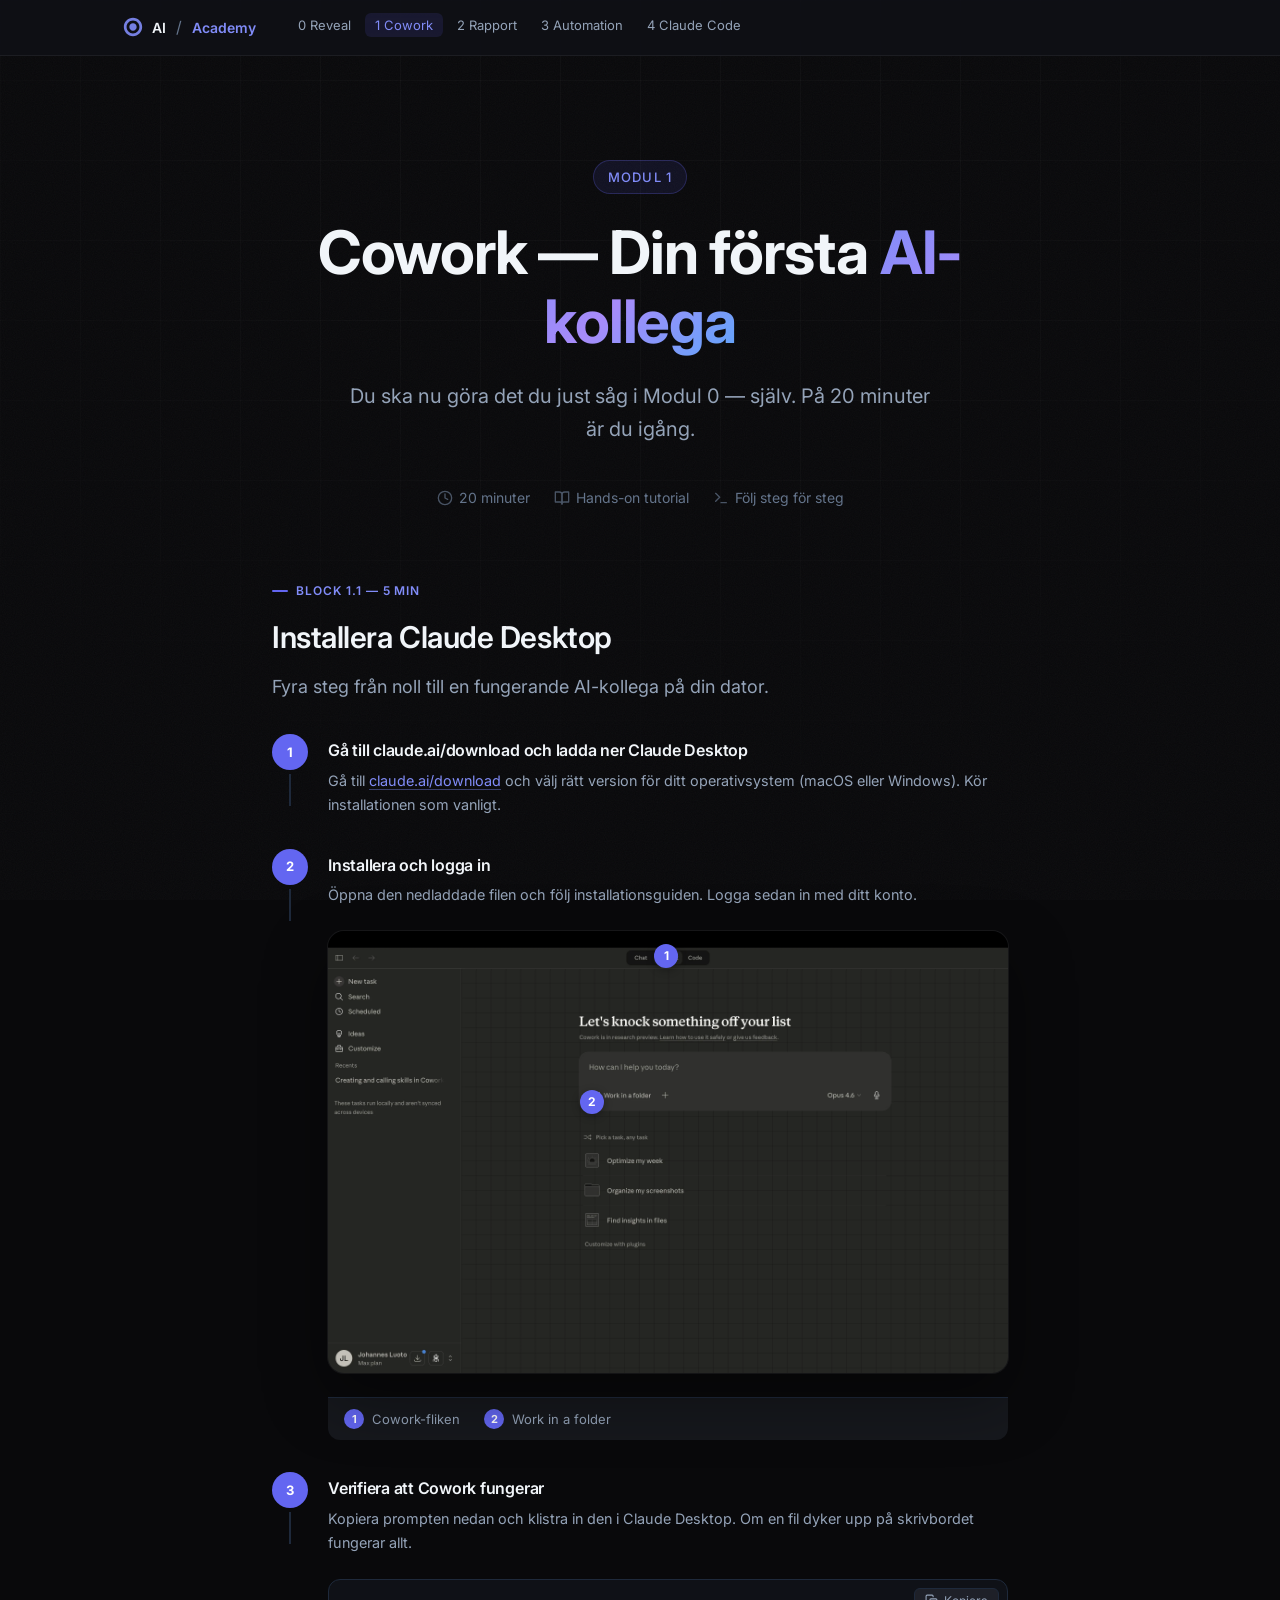
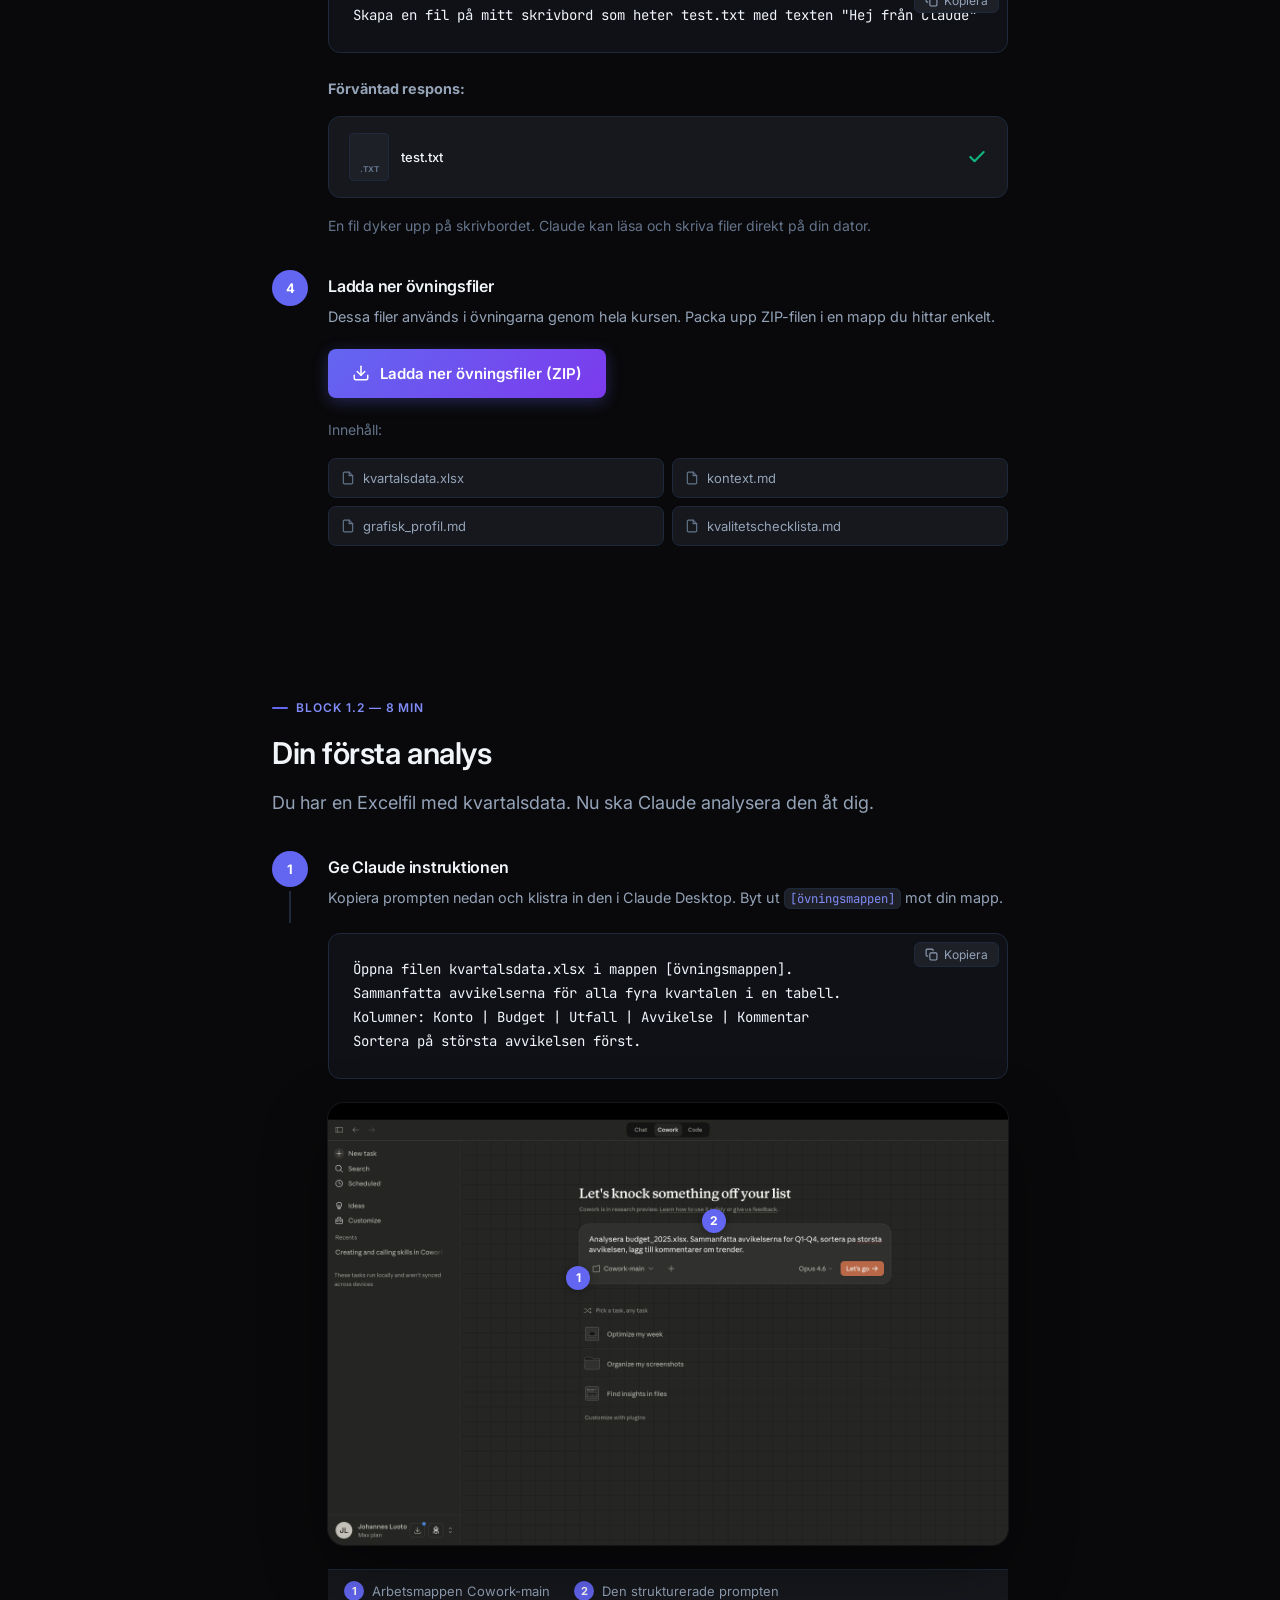
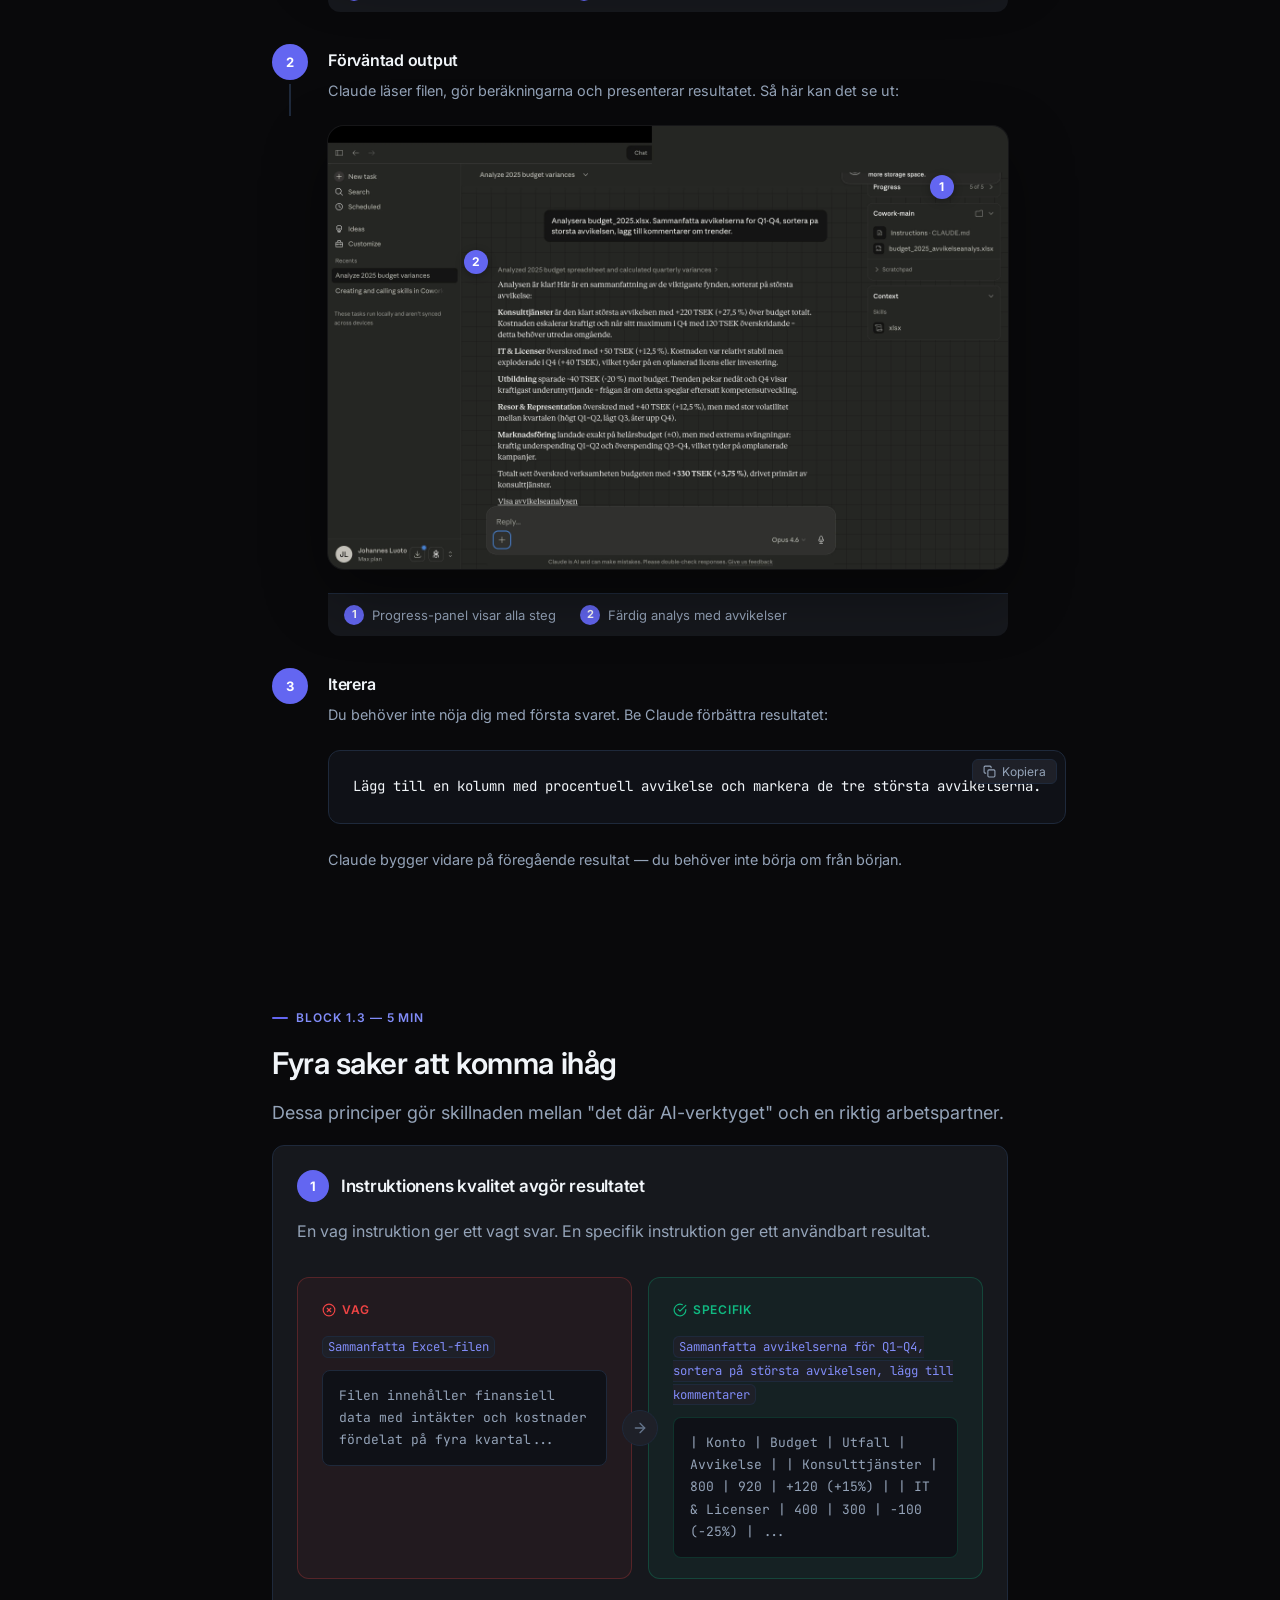
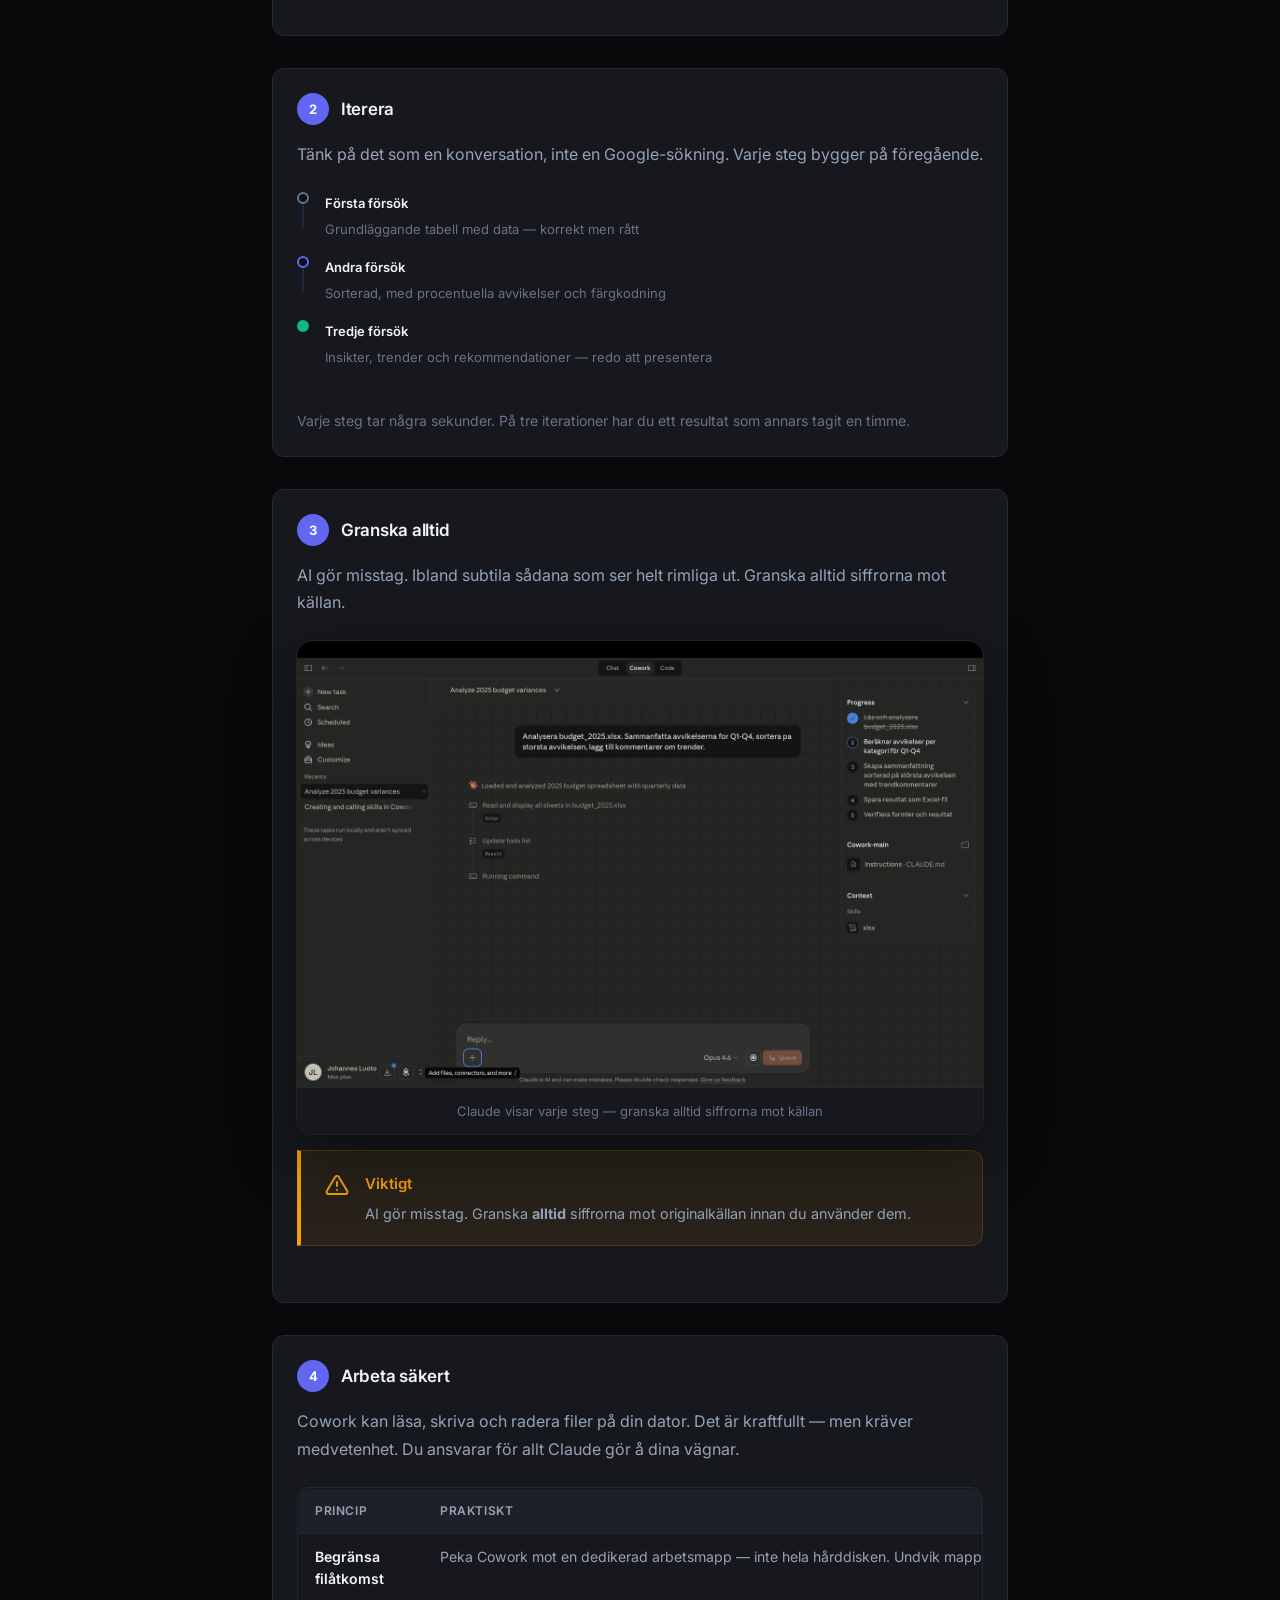
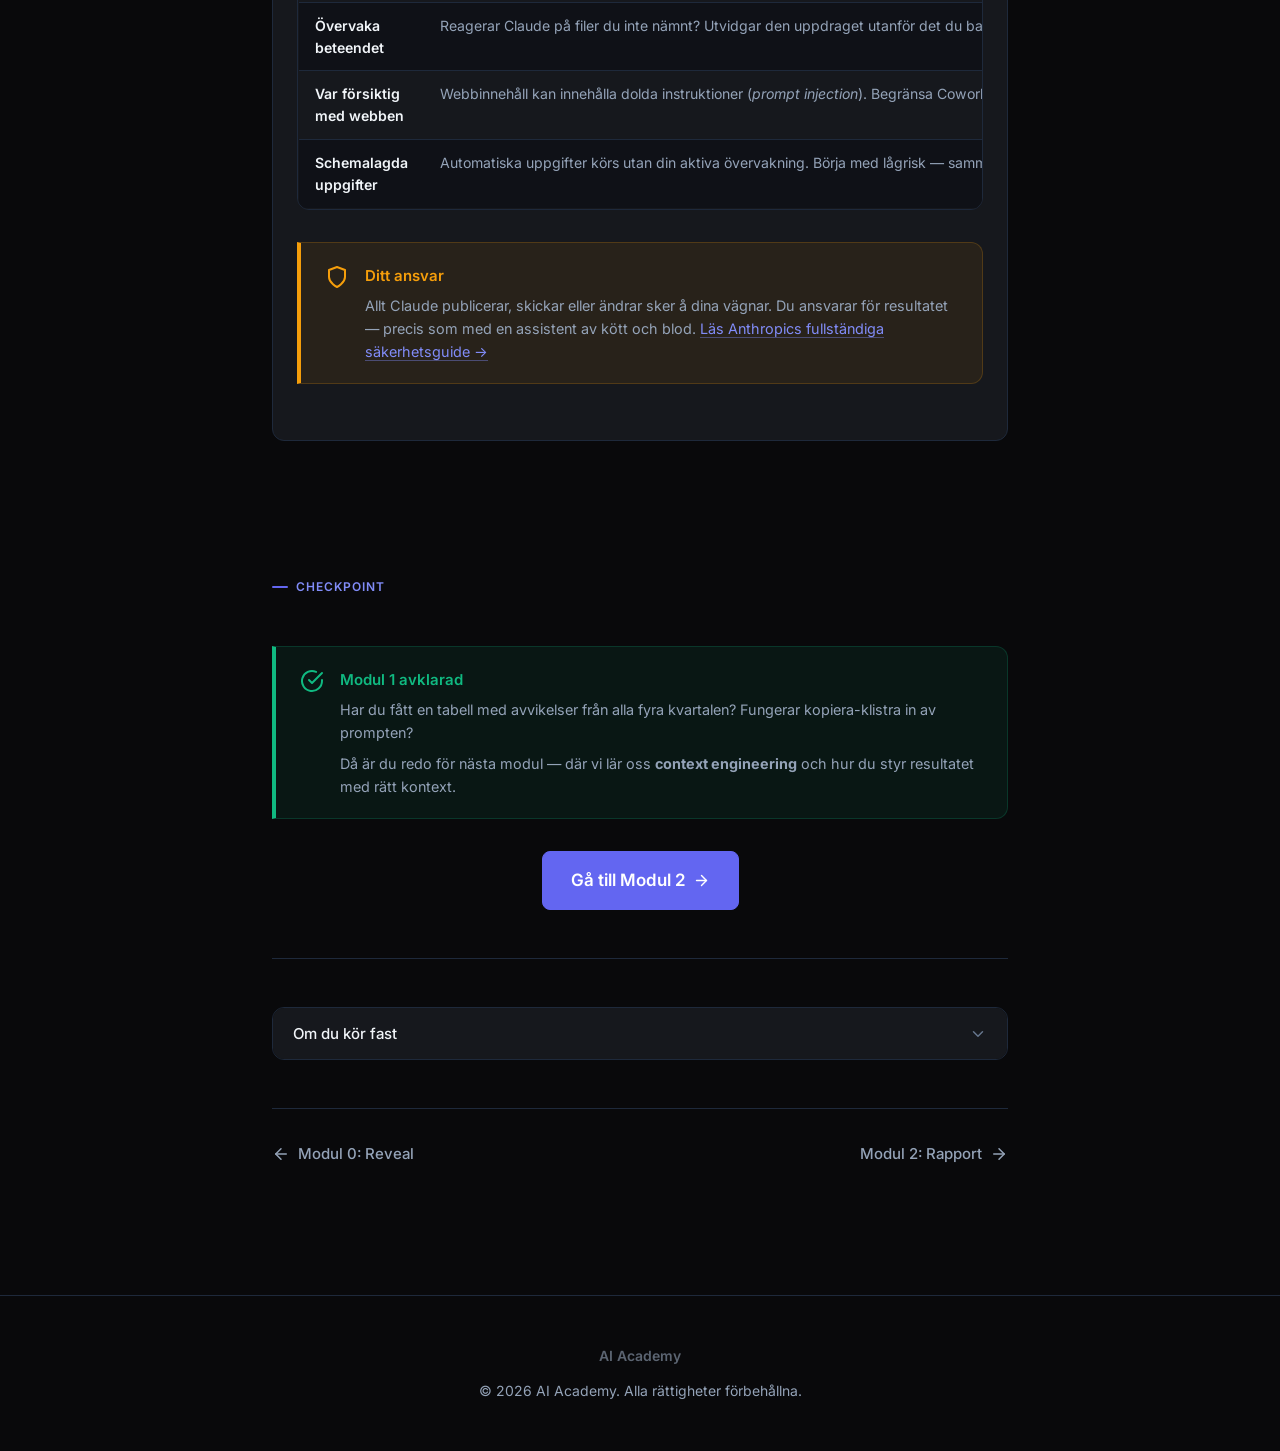
<file: cowork.html>
<!DOCTYPE html>
<html lang="sv">
<head>
  <meta charset="UTF-8">
  <meta name="viewport" content="width=device-width, initial-scale=1.0">
  <title>Modul 1: Cowork — Din första AI-kollega | AI Academy</title>
  <meta name="description" content="Installera Claude Desktop, kör din första analys och lär dig nyckelprinciperna för AI-samarbete. Hands-on tutorial på 20 minuter.">
  <link rel="preconnect" href="https://fonts.googleapis.com">
  <link rel="preconnect" href="https://fonts.gstatic.com" crossorigin>
  <link href="https://fonts.googleapis.com/css2?family=Inter:wght@400;500;600;700&family=JetBrains+Mono:wght@400;500&display=swap" rel="stylesheet">
  <link rel="stylesheet" href="css/vitronia-v2.css">
  <link rel="stylesheet" href="css/academy.css">
  <style>
    /* Page-specific styles for components */

    /* --- Desktop file mockup --- */
    .mockup-desktop {
      display: flex;
      align-items: center;
      gap: 0.75rem;
      background: var(--surface-2);
      border: 1px solid var(--border);
      border-radius: var(--radius-lg);
      padding: 1rem 1.25rem;
      margin: 1rem 0;
    }

    .mockup-desktop__icon {
      width: 40px;
      height: 48px;
      background: var(--surface-3);
      border: 1px solid var(--border);
      border-radius: 4px;
      display: flex;
      align-items: center;
      justify-content: center;
      flex-shrink: 0;
      position: relative;
    }

    .mockup-desktop__icon::after {
      content: '.txt';
      font-size: 0.5rem;
      font-weight: 700;
      color: var(--text-tertiary);
      text-transform: uppercase;
      position: absolute;
      bottom: 4px;
    }

    .mockup-desktop__label {
      font-size: 0.8125rem;
      color: var(--text-primary);
      font-weight: 500;
    }

    .mockup-desktop__check {
      margin-left: auto;
      color: var(--green);
      display: flex;
    }

    /* --- Iteration progression --- */
    .iteration-flow {
      display: flex;
      flex-direction: column;
      gap: 0;
      margin: 1.5rem 0;
    }

    .iteration-flow__item {
      display: flex;
      align-items: flex-start;
      gap: 1rem;
      position: relative;
    }

    .iteration-flow__marker {
      display: flex;
      flex-direction: column;
      align-items: center;
      flex-shrink: 0;
    }

    .iteration-flow__dot {
      width: 12px;
      height: 12px;
      border-radius: 50%;
      border: 2px solid var(--border);
      background: var(--surface-1);
      flex-shrink: 0;
      z-index: 1;
    }

    .iteration-flow__item:nth-child(1) .iteration-flow__dot {
      border-color: var(--text-tertiary);
    }

    .iteration-flow__item:nth-child(2) .iteration-flow__dot {
      border-color: var(--accent);
    }

    .iteration-flow__item:nth-child(3) .iteration-flow__dot {
      border-color: var(--green);
      background: var(--green);
    }

    .iteration-flow__line {
      width: 2px;
      height: 1.5rem;
      background: var(--border);
    }

    .iteration-flow__item:last-child .iteration-flow__line {
      display: none;
    }

    .iteration-flow__content {
      padding-bottom: 1rem;
    }

    .iteration-flow__label {
      font-size: 0.8125rem;
      font-weight: 600;
      color: var(--text-primary);
      margin-bottom: 0.25rem;
    }

    .iteration-flow__desc {
      font-size: 0.8125rem;
      color: var(--text-tertiary);
    }

    .iteration-flow__arrow {
      display: flex;
      justify-content: center;
      color: var(--text-tertiary);
      padding: 0.25rem 0;
      font-size: 0.75rem;
    }

    /* --- Error highlight --- */
    .error-highlight {
      background: rgba(239, 68, 68, 0.12);
      border: 1px solid rgba(239, 68, 68, 0.3);
      border-radius: var(--radius);
      padding: 0.75rem 1rem;
      display: flex;
      align-items: center;
      gap: 0.75rem;
    }

    .error-highlight__value {
      font-size: 0.9rem;
      font-weight: 600;
      color: var(--red);
      font-family: var(--font-mono);
      text-decoration: line-through;
      text-decoration-color: var(--red);
    }

    .error-highlight__badge {
      font-size: 0.6875rem;
      font-weight: 700;
      text-transform: uppercase;
      letter-spacing: 0.05em;
      color: var(--red);
      background: rgba(239, 68, 68, 0.15);
      padding: 0.15rem 0.5rem;
      border-radius: 4px;
    }

    /* --- Comparison mockup output --- */
    .comparison__output {
      background: var(--surface-1);
      border: 1px solid var(--border);
      border-radius: var(--radius);
      padding: 0.875rem 1rem;
      font-size: 0.8125rem;
      color: var(--text-secondary);
      font-family: var(--font-mono);
      line-height: 1.7;
      margin-top: 0.75rem;
    }

    .comparison__panel--after .comparison__output {
      border-color: rgba(16, 185, 129, 0.2);
    }

    /* --- Bottom nav --- */
    .bottom-nav {
      display: flex;
      align-items: center;
      justify-content: space-between;
      gap: 1rem;
      padding: 2rem 0;
      border-top: 1px solid var(--border);
      margin-top: 3rem;
    }

    .bottom-nav__link {
      display: inline-flex;
      align-items: center;
      gap: 0.5rem;
      font-size: 0.9375rem;
      font-weight: 500;
      color: var(--text-secondary);
      text-decoration: none;
      transition: color var(--transition-fast);
    }

    .bottom-nav__link:hover {
      color: var(--text-primary);
      text-decoration: none;
    }

    .bottom-nav__link svg {
      width: 18px;
      height: 18px;
    }

    /* --- Principle cards --- */
    .principle-card {
      background: var(--surface-2);
      border: 1px solid var(--border);
      border-radius: var(--radius-lg);
      padding: 1.5rem;
      margin-bottom: 2rem;
    }

    .principle-card__header {
      display: flex;
      align-items: center;
      gap: 0.75rem;
      margin-bottom: 1rem;
    }

    .principle-card__num {
      width: 32px;
      height: 32px;
      border-radius: 50%;
      background: var(--accent);
      color: #fff;
      font-size: 0.8125rem;
      font-weight: 700;
      display: flex;
      align-items: center;
      justify-content: center;
      flex-shrink: 0;
    }

    .principle-card__title {
      font-size: 1.0625rem;
      font-weight: 600;
      color: var(--text-primary);
      margin: 0;
    }

    /* --- ZIP contents list --- */
    .zip-contents {
      display: grid;
      grid-template-columns: repeat(2, 1fr);
      gap: 0.5rem;
      margin: 1rem 0;
    }

    .zip-contents__item {
      display: flex;
      align-items: center;
      gap: 0.5rem;
      font-size: 0.8125rem;
      color: var(--text-secondary);
      background: var(--surface-2);
      padding: 0.5rem 0.75rem;
      border-radius: var(--radius);
      border: 1px solid var(--border);
    }

    .zip-contents__item svg {
      width: 14px;
      height: 14px;
      color: var(--text-tertiary);
      flex-shrink: 0;
    }

    @media (max-width: 768px) {
      .zip-contents {
        grid-template-columns: 1fr;
      }
    }
  </style>
</head>
<body>

  <!-- ================================================================
       STICKY NAVIGATION
       ================================================================ -->
  <nav class="academy-nav" role="navigation" aria-label="Kursnavigation">
    <div class="academy-nav__inner">
      <a href="index.html" class="academy-nav__brand">
        <svg class="academy-nav__brand-logo" viewBox="0 0 24 24" fill="none" xmlns="http://www.w3.org/2000/svg">
          <path d="M12 2C6.48 2 2 6.48 2 12s4.48 10 10 10 10-4.48 10-10S17.52 2 12 2zm0 3c3.87 0 7 3.13 7 7s-3.13 7-7 7-7-3.13-7-7 3.13-7 7-7zm0 3c-2.21 0-4 1.79-4 4s1.79 4 4 4 4-1.79 4-4-1.79-4-4-4zm0 3c-.55 0-1 .45-1 1s.45 1 1 1 1-.45 1-1-.45-1-1-1z" fill="currentColor" opacity="0.9"/>
        </svg>
        <span class="academy-nav__brand-name">AI</span>
        <span class="academy-nav__brand-sep">/</span>
        <span class="academy-nav__brand-name" style="color: var(--accent-hover);">Academy</span>
      </a>
      <ul class="academy-nav__links">
        <li><a href="reveal.html" class="academy-nav__link module-nav-link">0 Reveal</a></li>
        <li><a href="cowork.html" class="academy-nav__link module-nav-link active" aria-current="page">1 Cowork</a></li>
        <li><a href="rapport.html" class="academy-nav__link module-nav-link">2 Rapport</a></li>
        <li><a href="automation.html" class="academy-nav__link module-nav-link">3 Automation</a></li>
        <li><a href="claude-code.html" class="academy-nav__link module-nav-link">4 Claude Code</a></li>
      </ul>
      <button class="academy-nav__hamburger" aria-label="Meny" aria-expanded="false" onclick="this.setAttribute('aria-expanded', this.getAttribute('aria-expanded')==='false');document.querySelector('.academy-nav__mobile-drawer').classList.toggle('open');">
        <span></span><span></span><span></span>
      </button>
    </div>
    <div class="academy-nav__mobile-drawer">
      <a href="reveal.html" class="academy-nav__mobile-link">0 Reveal</a>
      <a href="cowork.html" class="academy-nav__mobile-link active">1 Cowork</a>
      <a href="rapport.html" class="academy-nav__mobile-link">2 Rapport</a>
      <a href="automation.html" class="academy-nav__mobile-link">3 Automation</a>
      <a href="claude-code.html" class="academy-nav__mobile-link">4 Claude Code</a>
    </div>
  </nav>

  <!-- Progress bar -->
  <div class="progress-bar" role="progressbar" aria-label="Läsframsteg"></div>


  <!-- ================================================================
       MAIN CONTENT
       ================================================================ -->
  <main>

    <!-- ============================================================
         HERO
         ============================================================ -->
    <header class="hero section animate-on-scroll" style="padding-top: calc(var(--nav-height) + 3rem);">
      <div class="container">
        <span class="hero__eyebrow">Modul 1</span>
        <h1 class="hero__title">Cowork &mdash; Din första <span class="gradient-text">AI-kollega</span></h1>
        <p class="hero__subtitle">Du ska nu göra det du just såg i Modul 0 &mdash; själv. På 20 minuter är du igång.</p>
        <div class="hero__meta">
          <span class="hero__meta-item">
            <svg viewBox="0 0 24 24" fill="none" stroke="currentColor" stroke-width="2" stroke-linecap="round" stroke-linejoin="round"><circle cx="12" cy="12" r="10"/><polyline points="12 6 12 12 16 14"/></svg>
            20 minuter
          </span>
          <span class="hero__meta-item">
            <svg viewBox="0 0 24 24" fill="none" stroke="currentColor" stroke-width="2" stroke-linecap="round" stroke-linejoin="round"><path d="M2 3h6a4 4 0 014 4v14a3 3 0 00-3-3H2z"/><path d="M22 3h-6a4 4 0 00-4 4v14a3 3 0 013-3h7z"/></svg>
            Hands-on tutorial
          </span>
          <span class="hero__meta-item">
            <svg viewBox="0 0 24 24" fill="none" stroke="currentColor" stroke-width="2" stroke-linecap="round" stroke-linejoin="round"><polyline points="4 17 10 11 4 5"/><line x1="12" y1="19" x2="20" y2="19"/></svg>
            Följ steg för steg
          </span>
        </div>
      </div>
    </header>


    <!-- ============================================================
         1.1 SETUP (5 min)
         ============================================================ -->
    <section class="section animate-on-scroll" data-section="setup">
      <div class="container">
        <span class="section-label">Block 1.1 &mdash; 5 min</span>
        <h2>Installera Claude Desktop</h2>
        <p class="lead">Fyra steg från noll till en fungerande AI-kollega på din dator.</p>

        <div class="steps">

          <!-- Step 1: Download -->
          <div class="step">
            <div class="step__indicator">
              <div class="step__number">1</div>
              <div class="step__line"></div>
            </div>
            <div class="step__body">
              <h4 class="step__title">Gå till claude.ai/download och ladda ner Claude Desktop</h4>
              <p class="step__desc">Gå till <a href="https://claude.ai/download" target="_blank" rel="noopener" style="color: var(--accent-hover);">claude.ai/download</a> och välj rätt version för ditt operativsystem (macOS eller Windows). Kör installationen som vanligt.</p>
            </div>
          </div>

          <!-- Step 2: Install & Login -->
          <div class="step">
            <div class="step__indicator">
              <div class="step__number">2</div>
              <div class="step__line"></div>
            </div>
            <div class="step__body">
              <h4 class="step__title">Installera och logga in</h4>
              <p class="step__desc">Öppna den nedladdade filen och följ installationsguiden. Logga sedan in med ditt konto.</p>

              <!-- Screenshot: Claude Desktop after login — Cowork tab active -->
              <div class="screenshot-frame screenshot-frame--zoomable">
                <picture>
                  <source srcset="screenshots/cowork-01-start.webp" type="image/webp">
                  <img src="screenshots/cowork-01-start.png"
                       alt="Claude Desktop efter inloggning — Cowork-fliken är aktiv"
                       loading="lazy"
                       class="screenshot-frame__img">
                </picture>
                <div class="screenshot-annotation" style="top: 3%; left: 48%;">
                  <span class="screenshot-annotation__marker">1</span>
                </div>
                <div class="screenshot-annotation" style="top: 36%; left: 37%;">
                  <span class="screenshot-annotation__marker">2</span>
                </div>
              </div>
              <div class="screenshot-legend">
                <div class="screenshot-legend__item"><span class="screenshot-legend__marker">1</span> Cowork-fliken</div>
                <div class="screenshot-legend__item"><span class="screenshot-legend__marker">2</span> Work in a folder</div>
              </div>
            </div>
          </div>

          <!-- Step 3: Verify -->
          <div class="step">
            <div class="step__indicator">
              <div class="step__number">3</div>
              <div class="step__line"></div>
            </div>
            <div class="step__body">
              <h4 class="step__title">Verifiera att Cowork fungerar</h4>
              <p class="step__desc">Kopiera prompten nedan och klistra in den i Claude Desktop. Om en fil dyker upp på skrivbordet fungerar allt.</p>

              <div class="code-block">
                <button class="code-copy-btn" type="button">
                  <svg viewBox="0 0 24 24" fill="none" stroke="currentColor" stroke-width="2" stroke-linecap="round" stroke-linejoin="round"><rect x="9" y="9" width="13" height="13" rx="2" ry="2"/><path d="M5 15H4a2 2 0 01-2-2V4a2 2 0 012-2h9a2 2 0 012 2v1"/></svg>
                  Kopiera
                </button>
                <pre><code class="code-content">Skapa en fil på mitt skrivbord som heter test.txt med texten "Hej från Claude"</code></pre>
              </div>

              <p class="step__desc" style="margin-top: 0.75rem;"><strong>Förväntad respons:</strong></p>
              <div class="mockup-desktop">
                <div class="mockup-desktop__icon"></div>
                <span class="mockup-desktop__label">test.txt</span>
                <span class="mockup-desktop__check">
                  <svg width="20" height="20" viewBox="0 0 24 24" fill="none" stroke="currentColor" stroke-width="2.5" stroke-linecap="round" stroke-linejoin="round"><polyline points="20 6 9 17 4 12"/></svg>
                </span>
              </div>
              <p class="text-muted">En fil dyker upp på skrivbordet. Claude kan läsa och skriva filer direkt på din dator.</p>
            </div>
          </div>

          <!-- Step 4: Download exercise files -->
          <div class="step">
            <div class="step__indicator">
              <div class="step__number">4</div>
              <div class="step__line"></div>
            </div>
            <div class="step__body">
              <h4 class="step__title">Ladda ner övningsfiler</h4>
              <p class="step__desc">Dessa filer används i övningarna genom hela kursen. Packa upp ZIP-filen i en mapp du hittar enkelt.</p>

              <div style="margin: 1.25rem 0;">
                <a href="files/vitronia-academy-ovningar.zip" class="btn-download" download>
                  <svg viewBox="0 0 24 24" fill="none" stroke="currentColor" stroke-width="2" stroke-linecap="round" stroke-linejoin="round"><path d="M21 15v4a2 2 0 01-2 2H5a2 2 0 01-2-2v-4"/><polyline points="7 10 12 15 17 10"/><line x1="12" y1="15" x2="12" y2="3"/></svg>
                  Ladda ner övningsfiler (ZIP)
                </a>
              </div>

              <p class="text-muted mb-1">Innehåll:</p>
              <div class="zip-contents">
                <div class="zip-contents__item">
                  <svg viewBox="0 0 24 24" fill="none" stroke="currentColor" stroke-width="2" stroke-linecap="round" stroke-linejoin="round"><path d="M14 2H6a2 2 0 00-2 2v16a2 2 0 002 2h12a2 2 0 002-2V8z"/><polyline points="14 2 14 8 20 8"/></svg>
                  kvartalsdata.xlsx
                </div>
                <div class="zip-contents__item">
                  <svg viewBox="0 0 24 24" fill="none" stroke="currentColor" stroke-width="2" stroke-linecap="round" stroke-linejoin="round"><path d="M14 2H6a2 2 0 00-2 2v16a2 2 0 002 2h12a2 2 0 002-2V8z"/><polyline points="14 2 14 8 20 8"/></svg>
                  kontext.md
                </div>
                <div class="zip-contents__item">
                  <svg viewBox="0 0 24 24" fill="none" stroke="currentColor" stroke-width="2" stroke-linecap="round" stroke-linejoin="round"><path d="M14 2H6a2 2 0 00-2 2v16a2 2 0 002 2h12a2 2 0 002-2V8z"/><polyline points="14 2 14 8 20 8"/></svg>
                  grafisk_profil.md
                </div>
                <div class="zip-contents__item">
                  <svg viewBox="0 0 24 24" fill="none" stroke="currentColor" stroke-width="2" stroke-linecap="round" stroke-linejoin="round"><path d="M14 2H6a2 2 0 00-2 2v16a2 2 0 002 2h12a2 2 0 002-2V8z"/><polyline points="14 2 14 8 20 8"/></svg>
                  kvalitetschecklista.md
                </div>
              </div>
            </div>
          </div>

        </div><!-- /.steps -->
      </div>
    </section>


    <!-- ============================================================
         1.2 FORSTA UPPGIFTEN (8 min)
         ============================================================ -->
    <section class="section animate-on-scroll" data-section="uppgift">
      <div class="container">
        <span class="section-label">Block 1.2 &mdash; 8 min</span>
        <h2>Din första analys</h2>
        <p class="lead">Du har en Excelfil med kvartalsdata. Nu ska Claude analysera den åt dig.</p>

        <div class="steps">

          <!-- Step 1: Prompt -->
          <div class="step">
            <div class="step__indicator">
              <div class="step__number">1</div>
              <div class="step__line"></div>
            </div>
            <div class="step__body">
              <h4 class="step__title">Ge Claude instruktionen</h4>
              <p class="step__desc">Kopiera prompten nedan och klistra in den i Claude Desktop. Byt ut <code>[övningsmappen]</code> mot din mapp.</p>

              <div class="code-block">
                <button class="code-copy-btn" type="button">
                  <svg viewBox="0 0 24 24" fill="none" stroke="currentColor" stroke-width="2" stroke-linecap="round" stroke-linejoin="round"><rect x="9" y="9" width="13" height="13" rx="2" ry="2"/><path d="M5 15H4a2 2 0 01-2-2V4a2 2 0 012-2h9a2 2 0 012 2v1"/></svg>
                  Kopiera
                </button>
                <pre><code class="code-content">Öppna filen kvartalsdata.xlsx i mappen [övningsmappen].
Sammanfatta avvikelserna för alla fyra kvartalen i en tabell.
Kolumner: Konto | Budget | Utfall | Avvikelse | Kommentar
Sortera på största avvikelsen först.</code></pre>
              </div>

              <!-- Screenshot: Prompt typed into Cowork -->
              <div class="screenshot-frame screenshot-frame--zoomable" style="margin-top: 1.25rem;">
                <picture>
                  <source srcset="screenshots/cowork-05-prompt-typed.webp" type="image/webp">
                  <img src="screenshots/cowork-05-prompt-typed.png"
                       alt="Analysprompt inskriven i Claude Desktop med Cowork-main mapp aktiv"
                       loading="lazy"
                       class="screenshot-frame__img">
                </picture>
                <div class="screenshot-annotation" style="top: 37%; left: 35%;">
                  <span class="screenshot-annotation__marker">1</span>
                </div>
                <div class="screenshot-annotation" style="top: 24%; left: 55%;">
                  <span class="screenshot-annotation__marker">2</span>
                </div>
              </div>
              <div class="screenshot-legend">
                <div class="screenshot-legend__item"><span class="screenshot-legend__marker">1</span> Arbetsmappen Cowork-main</div>
                <div class="screenshot-legend__item"><span class="screenshot-legend__marker">2</span> Den strukturerade prompten</div>
              </div>
            </div>
          </div>

          <!-- Step 2: Expected output -->
          <div class="step">
            <div class="step__indicator">
              <div class="step__number">2</div>
              <div class="step__line"></div>
            </div>
            <div class="step__body">
              <h4 class="step__title">Förväntad output</h4>
              <p class="step__desc">Claude läser filen, gör beräkningarna och presenterar resultatet. Så här kan det se ut:</p>

              <!-- Screenshot: Claude Cowork result with analysis -->
              <div class="screenshot-frame screenshot-frame--zoomable">
                <picture>
                  <source srcset="screenshots/cowork-09-final.webp" type="image/webp">
                  <img src="screenshots/cowork-09-final.png"
                       alt="Claude Cowork visar färdig budgetanalys med avvikelser"
                       loading="lazy"
                       class="screenshot-frame__img">
                </picture>
                <div class="screenshot-annotation" style="top: 11%; right: 8%;">
                  <span class="screenshot-annotation__marker">1</span>
                </div>
                <div class="screenshot-annotation" style="top: 28%; left: 20%;">
                  <span class="screenshot-annotation__marker">2</span>
                </div>
              </div>
              <div class="screenshot-legend">
                <div class="screenshot-legend__item"><span class="screenshot-legend__marker">1</span> Progress-panel visar alla steg</div>
                <div class="screenshot-legend__item"><span class="screenshot-legend__marker">2</span> Färdig analys med avvikelser</div>
              </div>
            </div>
          </div>

          <!-- Step 3: Iterate -->
          <div class="step">
            <div class="step__indicator">
              <div class="step__number">3</div>
              <div class="step__line"></div>
            </div>
            <div class="step__body">
              <h4 class="step__title">Iterera</h4>
              <p class="step__desc">Du behöver inte nöja dig med första svaret. Be Claude förbättra resultatet:</p>

              <div class="code-block">
                <button class="code-copy-btn" type="button">
                  <svg viewBox="0 0 24 24" fill="none" stroke="currentColor" stroke-width="2" stroke-linecap="round" stroke-linejoin="round"><rect x="9" y="9" width="13" height="13" rx="2" ry="2"/><path d="M5 15H4a2 2 0 01-2-2V4a2 2 0 012-2h9a2 2 0 012 2v1"/></svg>
                  Kopiera
                </button>
                <pre><code class="code-content">Lägg till en kolumn med procentuell avvikelse och markera de tre största avvikelserna.</code></pre>
              </div>

              <p class="step__desc" style="margin-top: 0.75rem;">Claude bygger vidare på föregående resultat &mdash; du behöver inte börja om från början.</p>
            </div>
          </div>

        </div><!-- /.steps -->
      </div>
    </section>


    <!-- ============================================================
         1.3 NYCKELPRINCIPER (5 min)
         ============================================================ -->
    <section class="section animate-on-scroll" data-section="principer">
      <div class="container">
        <span class="section-label">Block 1.3 &mdash; 5 min</span>
        <h2>Fyra saker att komma ihåg</h2>
        <p class="lead">Dessa principer gör skillnaden mellan "det där AI-verktyget" och en riktig arbetspartner.</p>

        <!-- Principle 1 -->
        <div class="principle-card animate-on-scroll">
          <div class="principle-card__header">
            <div class="principle-card__num">1</div>
            <h3 class="principle-card__title" style="margin-bottom: 0;">Instruktionens kvalitet avgör resultatet</h3>
          </div>
          <p style="color: var(--text-secondary); margin-bottom: 1.25rem;">En vag instruktion ger ett vagt svar. En specifik instruktion ger ett användbart resultat.</p>

          <div class="comparison">
            <div class="comparison__panel comparison__panel--before">
              <div class="comparison__label">
                <svg viewBox="0 0 24 24" fill="none" stroke="currentColor" stroke-width="2" stroke-linecap="round" stroke-linejoin="round"><circle cx="12" cy="12" r="10"/><line x1="15" y1="9" x2="9" y2="15"/><line x1="9" y1="9" x2="15" y2="15"/></svg>
                Vag
              </div>
              <div class="comparison__content">
                <p style="margin: 0 0 0.5rem;"><code>Sammanfatta Excel-filen</code></p>
              </div>
              <div class="comparison__output">Filen innehåller finansiell data med intäkter och kostnader fördelat på fyra kvartal...</div>
            </div>
            <div class="comparison__divider">
              <svg viewBox="0 0 24 24" fill="none" stroke="currentColor" stroke-width="2" stroke-linecap="round" stroke-linejoin="round"><line x1="5" y1="12" x2="19" y2="12"/><polyline points="12 5 19 12 12 19"/></svg>
            </div>
            <div class="comparison__panel comparison__panel--after">
              <div class="comparison__label">
                <svg viewBox="0 0 24 24" fill="none" stroke="currentColor" stroke-width="2" stroke-linecap="round" stroke-linejoin="round"><path d="M22 11.08V12a10 10 0 11-5.93-9.14"/><polyline points="22 4 12 14.01 9 11.01"/></svg>
                Specifik
              </div>
              <div class="comparison__content">
                <p style="margin: 0 0 0.5rem;"><code>Sammanfatta avvikelserna för Q1–Q4, sortera på största avvikelsen, lägg till kommentarer</code></p>
              </div>
              <div class="comparison__output">| Konto | Budget | Utfall | Avvikelse |
| Konsulttjänster | 800 | 920 | +120 (+15%) |
| IT &amp; Licenser | 400 | 300 | -100 (-25%) |
...</div>
            </div>
          </div>
        </div>

        <!-- Principle 2 -->
        <div class="principle-card animate-on-scroll">
          <div class="principle-card__header">
            <div class="principle-card__num">2</div>
            <h3 class="principle-card__title" style="margin-bottom: 0;">Iterera</h3>
          </div>
          <p style="color: var(--text-secondary); margin-bottom: 1.25rem;">Tänk på det som en konversation, inte en Google-sökning. Varje steg bygger på föregående.</p>

          <div class="iteration-flow">
            <div class="iteration-flow__item">
              <div class="iteration-flow__marker">
                <div class="iteration-flow__dot"></div>
                <div class="iteration-flow__line"></div>
              </div>
              <div class="iteration-flow__content">
                <div class="iteration-flow__label">Första försök</div>
                <div class="iteration-flow__desc">Grundläggande tabell med data &mdash; korrekt men rått</div>
              </div>
            </div>
            <div class="iteration-flow__item">
              <div class="iteration-flow__marker">
                <div class="iteration-flow__dot"></div>
                <div class="iteration-flow__line"></div>
              </div>
              <div class="iteration-flow__content">
                <div class="iteration-flow__label">Andra försök</div>
                <div class="iteration-flow__desc">Sorterad, med procentuella avvikelser och färgkodning</div>
              </div>
            </div>
            <div class="iteration-flow__item">
              <div class="iteration-flow__marker">
                <div class="iteration-flow__dot"></div>
              </div>
              <div class="iteration-flow__content">
                <div class="iteration-flow__label">Tredje försök</div>
                <div class="iteration-flow__desc">Insikter, trender och rekommendationer &mdash; redo att presentera</div>
              </div>
            </div>
          </div>

          <p class="text-muted">Varje steg tar några sekunder. På tre iterationer har du ett resultat som annars tagit en timme.</p>
        </div>

        <!-- Principle 3 -->
        <div class="principle-card animate-on-scroll">
          <div class="principle-card__header">
            <div class="principle-card__num">3</div>
            <h3 class="principle-card__title" style="margin-bottom: 0;">Granska alltid</h3>
          </div>
          <p style="color: var(--text-secondary); margin-bottom: 1.25rem;">AI gör misstag. Ibland subtila sådana som ser helt rimliga ut. Granska alltid siffrorna mot källan.</p>

          <!-- Screenshot: Claude working on analysis (showing progress steps) -->
          <div class="screenshot-frame" style="margin-bottom: 1rem;">
            <picture>
              <source srcset="screenshots/cowork-07-result.webp" type="image/webp">
              <img src="screenshots/cowork-07-result.png"
                   alt="Claude Cowork visar arbetssteg under analys"
                   loading="lazy"
                   class="screenshot-frame__img">
            </picture>
            <div class="screenshot-caption">Claude visar varje steg — granska alltid siffrorna mot källan</div>
          </div>

          <div class="checkpoint--warning checkpoint" style="margin-top: 1rem;">
            <div class="checkpoint__icon">
              <svg viewBox="0 0 24 24" fill="none" stroke="currentColor" stroke-width="2" stroke-linecap="round" stroke-linejoin="round"><path d="M10.29 3.86L1.82 18a2 2 0 001.71 3h16.94a2 2 0 001.71-3L13.71 3.86a2 2 0 00-3.42 0z"/><line x1="12" y1="9" x2="12" y2="13"/><line x1="12" y1="17" x2="12.01" y2="17"/></svg>
            </div>
            <div class="checkpoint__body">
              <p class="checkpoint__title">Viktigt</p>
              <p class="checkpoint__text">AI gör misstag. Granska <strong>alltid</strong> siffrorna mot originalkällan innan du använder dem.</p>
            </div>
          </div>
        </div>

        <!-- Principle 4 -->
        <div class="principle-card animate-on-scroll">
          <div class="principle-card__header">
            <div class="principle-card__num">4</div>
            <h3 class="principle-card__title" style="margin-bottom: 0;">Arbeta säkert</h3>
          </div>
          <p style="color: var(--text-secondary); margin-bottom: 1.25rem;">Cowork kan läsa, skriva och radera filer på din dator. Det är kraftfullt &mdash; men kräver medvetenhet. Du ansvarar för allt Claude gör å dina vägnar.</p>

          <div class="table-wrap" style="margin-bottom: 1.25rem;">
            <table>
              <thead>
                <tr>
                  <th>Princip</th>
                  <th>Praktiskt</th>
                </tr>
              </thead>
              <tbody>
                <tr>
                  <td><strong>Begränsa filåtkomst</strong></td>
                  <td>Peka Cowork mot en dedikerad arbetsmapp &mdash; inte hela hårddisken. Undvik mappar med lösenord, ekonomidokument eller personuppgifter.</td>
                </tr>
                <tr>
                  <td><strong>Övervaka beteendet</strong></td>
                  <td>Reagerar Claude på filer du inte nämnt? Utvidgar den uppdraget utanför det du bad om? Stanna och granska.</td>
                </tr>
                <tr>
                  <td><strong>Var försiktig med webben</strong></td>
                  <td>Webbinnehåll kan innehålla dolda instruktioner (<em>prompt injection</em>). Begränsa Coworks webbåtkomst till betrodda sidor.</td>
                </tr>
                <tr>
                  <td><strong>Schemalagda uppgifter</strong></td>
                  <td>Automatiska uppgifter körs utan din aktiva övervakning. Börja med lågrisk &mdash; sammanfattningar, inte utskick. Granska resultaten regelbundet.</td>
                </tr>
              </tbody>
            </table>
          </div>

          <div class="checkpoint--warning checkpoint">
            <div class="checkpoint__icon">
              <svg viewBox="0 0 24 24" fill="none" stroke="currentColor" stroke-width="2" stroke-linecap="round" stroke-linejoin="round"><path d="M12 22s8-4 8-10V5l-8-3-8 3v7c0 6 8 10 8 10z"/></svg>
            </div>
            <div class="checkpoint__body">
              <p class="checkpoint__title">Ditt ansvar</p>
              <p class="checkpoint__text">Allt Claude publicerar, skickar eller ändrar sker å dina vägnar. Du ansvarar för resultatet &mdash; precis som med en assistent av kött och blod. <a href="https://support.claude.com/en/articles/13364135-use-cowork-safely" target="_blank" rel="noopener" style="color: var(--accent-hover);">Läs Anthropics fullständiga säkerhetsguide &rarr;</a></p>
            </div>
          </div>
        </div>

      </div>
    </section>


    <!-- ============================================================
         1.4 CHECKPOINT
         ============================================================ -->
    <section class="section animate-on-scroll" data-section="checkpoint">
      <div class="container">
        <span class="section-label">Checkpoint</span>

        <div class="checkpoint">
          <div class="checkpoint__icon">
            <svg viewBox="0 0 24 24" fill="none" stroke="currentColor" stroke-width="2" stroke-linecap="round" stroke-linejoin="round"><path d="M22 11.08V12a10 10 0 11-5.93-9.14"/><polyline points="22 4 12 14.01 9 11.01"/></svg>
          </div>
          <div class="checkpoint__body">
            <p class="checkpoint__title">Modul 1 avklarad</p>
            <p class="checkpoint__text">Har du fått en tabell med avvikelser från alla fyra kvartalen? Fungerar kopiera-klistra in av prompten?</p>
            <p class="checkpoint__text" style="margin-top: 0.5rem;">Då är du redo för nästa modul &mdash; där vi lär oss <strong>context engineering</strong> och hur du styr resultatet med rätt kontext.</p>
          </div>
        </div>

        <div class="text-center" style="margin-top: 2rem;">
          <a href="rapport.html" class="btn btn--primary btn--lg">
            Gå till Modul 2
            <svg viewBox="0 0 24 24" fill="none" stroke="currentColor" stroke-width="2" stroke-linecap="round" stroke-linejoin="round"><line x1="5" y1="12" x2="19" y2="12"/><polyline points="12 5 19 12 12 19"/></svg>
          </a>
        </div>

        <hr>

        <!-- Expandable: Om du kör fast -->
        <div class="expandable">
          <button class="expandable-trigger" aria-expanded="false">
            <span>Om du kör fast</span>
            <svg class="expandable-trigger__chevron" viewBox="0 0 24 24" fill="none" stroke="currentColor" stroke-width="2" stroke-linecap="round" stroke-linejoin="round"><polyline points="6 9 12 15 18 9"/></svg>
          </button>
          <div class="expandable-content">
            <div class="expandable-content__inner">
              <div class="table-wrap">
                <table>
                  <thead>
                    <tr>
                      <th>Problem</th>
                      <th>Lösning</th>
                    </tr>
                  </thead>
                  <tbody>
                    <tr>
                      <td><strong>Cowork hittar inte filen</strong></td>
                      <td>Kontrollera att du pekat Cowork mot rätt mapp. Du kan dra och släppa filen direkt i chattfönstret.</td>
                    </tr>
                    <tr>
                      <td><strong>Jag får inget svar</strong></td>
                      <td>Prova att stänga och öppna Cowork igen. Kontrollera din internetanslutning.</td>
                    </tr>
                    <tr>
                      <td><strong>Tabellen är oformaterad</strong></td>
                      <td>Lägg till "Formatera som en tabell" i din prompt.</td>
                    </tr>
                    <tr>
                      <td><strong>Claude verkar inte förstå</strong></td>
                      <td>Var mer specifik &mdash; namnge filen, kolumnerna och det format du vill ha.</td>
                    </tr>
                  </tbody>
                </table>
              </div>
            </div>
          </div>
        </div>

        <!-- Bottom navigation -->
        <div class="bottom-nav">
          <a href="reveal.html" class="bottom-nav__link">
            <svg viewBox="0 0 24 24" fill="none" stroke="currentColor" stroke-width="2" stroke-linecap="round" stroke-linejoin="round"><line x1="19" y1="12" x2="5" y2="12"/><polyline points="12 19 5 12 12 5"/></svg>
            Modul 0: Reveal
          </a>
          <a href="rapport.html" class="bottom-nav__link">
            Modul 2: Rapport
            <svg viewBox="0 0 24 24" fill="none" stroke="currentColor" stroke-width="2" stroke-linecap="round" stroke-linejoin="round"><line x1="5" y1="12" x2="19" y2="12"/><polyline points="12 5 19 12 12 19"/></svg>
          </a>
        </div>

      </div>
    </section>


  </main>


  <!-- ================================================================
       FOOTER
       ================================================================ -->
  <footer class="academy-footer">
    <div class="academy-footer__logo">
      <span style="font-weight: 600; color: var(--text-secondary);">AI Academy</span>
    </div>
    <p>&copy; 2026 AI Academy. Alla rättigheter förbehållna.</p>
  </footer>


  <script src="js/academy.js"></script>
</body>
</html>
</file>
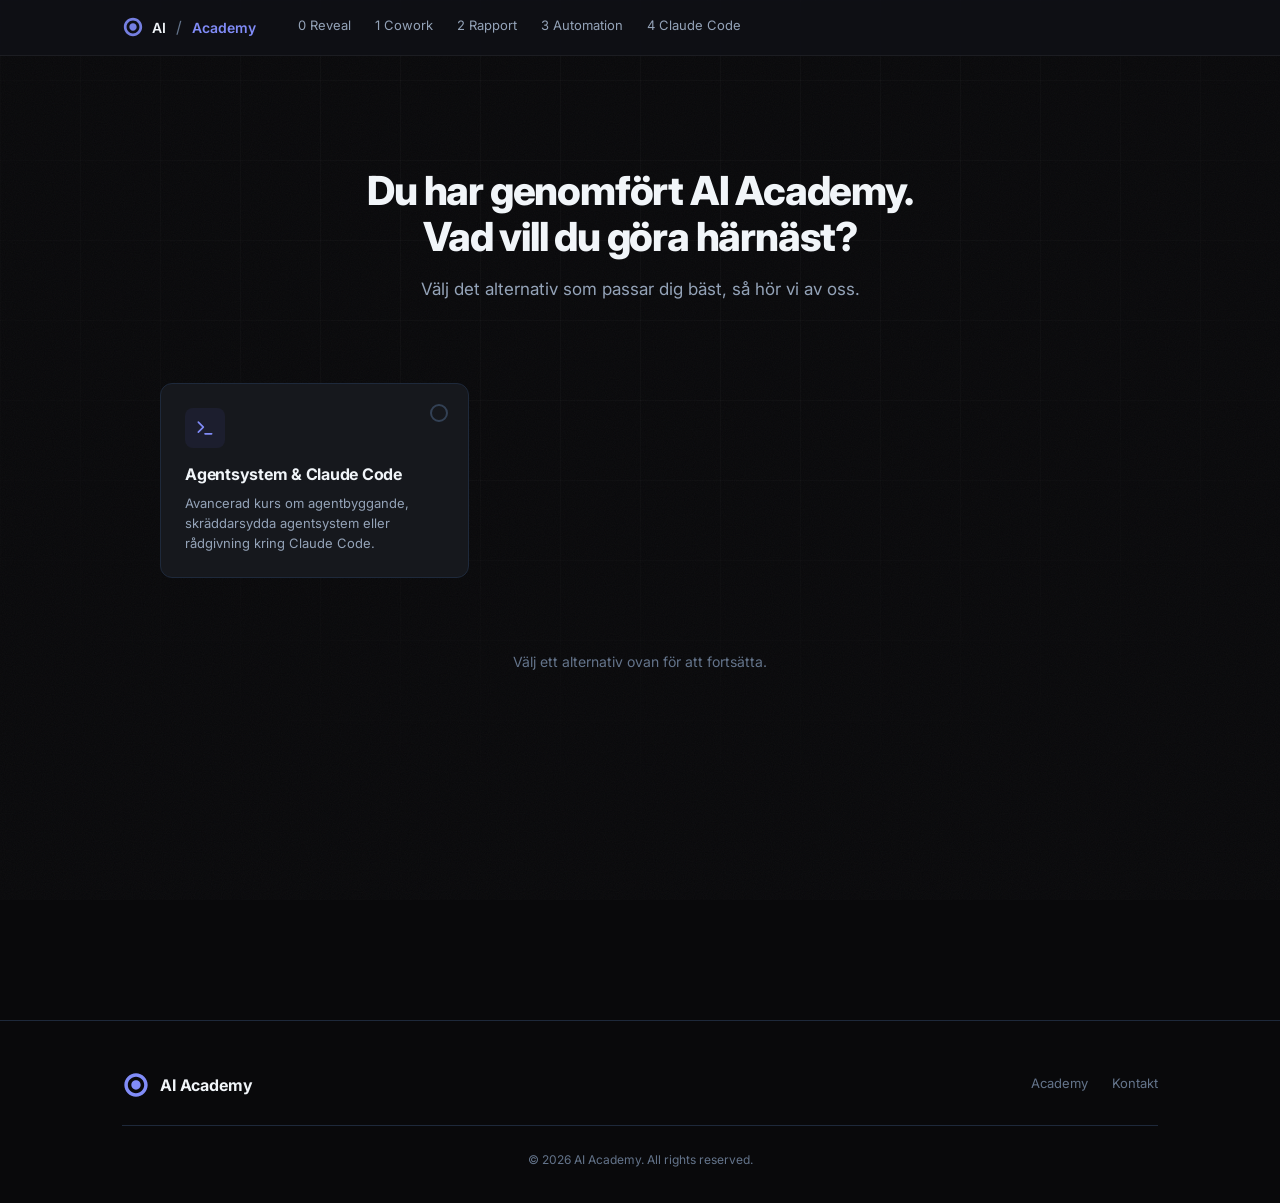
<file: kontakt.html>
<!DOCTYPE html>
<html lang="sv">
<head>
  <meta charset="UTF-8">
  <meta name="viewport" content="width=device-width, initial-scale=1.0">
  <title>AI Academy — Vad vill du göra härnäst?</title>

  <!-- OG / Social -->
  <meta property="og:title" content="AI Academy — Kontakt">
  <meta property="og:description" content="Agentsystem, Claude Code-rådgivning — ta nästa steg med AI.">
  <meta property="og:type" content="website">
  <meta property="og:image" content="./og-image.png">  <meta property="og:url" content="./kontakt.html">
  <meta name="description" content="Agentsystem, Claude Code-rådgivning — ta nästa steg med AI.">

  <!-- Fonts -->
  <link rel="preconnect" href="https://fonts.googleapis.com">
  <link rel="preconnect" href="https://fonts.gstatic.com" crossorigin>
  <link href="https://fonts.googleapis.com/css2?family=Inter:wght@400;500;600;700;800&family=JetBrains+Mono:wght@400;500&display=swap" rel="stylesheet">

  <!-- Design system + Academy layer -->
  <link rel="stylesheet" href="css/vitronia-v2.css">
  <link rel="stylesheet" href="css/academy.css">

  <style>
    /* ================================================================
       KONTAKT PAGE — page-specific styles
       ================================================================ */

    .kontakt-hero {
      padding-top: 7rem;
      padding-bottom: 2rem;
      text-align: center;
    }

    .kontakt-hero__title {
      font-size: clamp(1.5rem, 4vw, 2.5rem);
      font-weight: 800;
      line-height: 1.15;
      letter-spacing: -0.03em;
      color: var(--text-primary);
      margin: 0 0 1rem;
    }

    .kontakt-hero__subtitle {
      font-size: 1.0625rem;
      color: var(--text-secondary);
      max-width: 560px;
      margin: 0 auto;
      line-height: 1.6;
    }

    /* ================================================================
       INTEREST CARDS — 3 mutually exclusive options
       ================================================================ */

    .interest-cards {
      display: grid;
      grid-template-columns: repeat(3, 1fr);
      gap: 1rem;
      margin: 3rem auto 0;
      max-width: 960px;
    }

    @media (max-width: 767px) {
      .interest-cards {
        grid-template-columns: 1fr;
        gap: 0.75rem;
      }
    }

    .interest-card {
      position: relative;
      background: var(--surface-2);
      border: 1px solid var(--border);
      border-radius: var(--radius-lg);
      padding: 1.5rem;
      cursor: pointer;
      transition:
        border-color var(--transition),
        box-shadow var(--transition),
        transform var(--transition);
      user-select: none;
    }

    .interest-card:hover {
      border-color: rgba(99, 102, 241, 0.3);
      transform: translateY(-2px);
    }

    .interest-card.selected {
      border-color: var(--accent);
      box-shadow: 0 0 24px rgba(99, 102, 241, 0.2), inset 0 0 0 1px rgba(99, 102, 241, 0.15);
    }

    .interest-card__icon {
      width: 40px;
      height: 40px;
      border-radius: var(--radius);
      background: var(--accent-soft);
      color: var(--accent-hover);
      display: flex;
      align-items: center;
      justify-content: center;
      margin-bottom: 1rem;
      flex-shrink: 0;
    }

    .interest-card__icon svg {
      width: 20px;
      height: 20px;
    }

    .interest-card__title {
      font-size: 1rem;
      font-weight: 700;
      color: var(--text-primary);
      margin: 0 0 0.5rem;
      line-height: 1.3;
    }

    .interest-card__desc {
      font-size: 0.8125rem;
      color: var(--text-secondary);
      line-height: 1.55;
      margin: 0;
    }

    /* Selected indicator dot */
    .interest-card__radio {
      position: absolute;
      top: 1.25rem;
      right: 1.25rem;
      width: 18px;
      height: 18px;
      border-radius: 50%;
      border: 2px solid var(--border-active);
      transition: border-color var(--transition), background var(--transition);
    }

    .interest-card.selected .interest-card__radio {
      border-color: var(--accent);
      background: var(--accent);
      box-shadow: inset 0 0 0 3px var(--surface-2);
    }

    /* ================================================================
       LEAD FORM
       ================================================================ */

    .lead-form-wrapper {
      max-width: 560px;
      margin: 3rem auto 0;
    }

    .lead-form {
      display: flex;
      flex-direction: column;
      gap: 1.25rem;
    }

    .form-group {
      display: flex;
      flex-direction: column;
      gap: 0.375rem;
    }

    .form-group label {
      font-size: 0.8125rem;
      font-weight: 600;
      color: var(--text-secondary);
      letter-spacing: 0.02em;
    }

    .form-group label .required-mark {
      color: var(--red);
      margin-left: 0.125rem;
    }

    .form-input,
    .form-select,
    .form-textarea {
      width: 100%;
      padding: 0.75rem 1rem;
      background: var(--surface-1);
      border: 1px solid var(--border);
      border-radius: var(--radius);
      color: var(--text-primary);
      font-family: var(--font-sans);
      font-size: 0.9375rem;
      transition: border-color var(--transition), box-shadow var(--transition);
      outline: none;
    }

    .form-input::placeholder,
    .form-textarea::placeholder {
      color: var(--text-tertiary);
    }

    .form-input:focus,
    .form-select:focus,
    .form-textarea:focus {
      border-color: var(--accent);
      box-shadow: 0 0 0 3px rgba(99, 102, 241, 0.15);
    }

    .form-select {
      appearance: none;
      background-image: url("data:image/svg+xml,%3Csvg xmlns='http://www.w3.org/2000/svg' width='16' height='16' viewBox='0 0 24 24' fill='none' stroke='%2394A3B8' stroke-width='2' stroke-linecap='round' stroke-linejoin='round'%3E%3Cpolyline points='6 9 12 15 18 9'/%3E%3C/svg%3E");
      background-repeat: no-repeat;
      background-position: right 0.75rem center;
      padding-right: 2.5rem;
      cursor: pointer;
    }

    .form-textarea {
      min-height: 100px;
      resize: vertical;
    }

    /* Conditional field groups */
    .conditional-fields {
      overflow: hidden;
      max-height: 0;
      opacity: 0;
      transition: max-height 0.4s cubic-bezier(0.4, 0, 0.2, 1),
                  opacity 0.3s ease,
                  margin 0.3s ease;
      margin-top: 0;
    }

    .conditional-fields.visible {
      max-height: 500px;
      opacity: 1;
      margin-top: 0;
    }

    .conditional-fields__inner {
      display: flex;
      flex-direction: column;
      gap: 1.25rem;
    }

    /* Checkboxes */
    .checkbox-group {
      display: flex;
      flex-direction: column;
      gap: 0.625rem;
    }

    .checkbox-group__label {
      font-size: 0.8125rem;
      font-weight: 600;
      color: var(--text-secondary);
      letter-spacing: 0.02em;
      margin-bottom: 0.25rem;
    }

    .checkbox-item {
      display: flex;
      align-items: center;
      gap: 0.625rem;
      cursor: pointer;
    }

    .checkbox-item input[type="checkbox"] {
      appearance: none;
      width: 18px;
      height: 18px;
      border: 2px solid var(--border-active);
      border-radius: 4px;
      background: var(--surface-1);
      cursor: pointer;
      transition: border-color var(--transition), background var(--transition);
      flex-shrink: 0;
      position: relative;
    }

    .checkbox-item input[type="checkbox"]:checked {
      background: var(--accent);
      border-color: var(--accent);
    }

    .checkbox-item input[type="checkbox"]:checked::after {
      content: '';
      position: absolute;
      top: 2px;
      left: 5px;
      width: 4px;
      height: 8px;
      border: solid white;
      border-width: 0 2px 2px 0;
      transform: rotate(45deg);
    }

    .checkbox-item input[type="checkbox"]:focus {
      box-shadow: 0 0 0 3px rgba(99, 102, 241, 0.15);
    }

    .checkbox-item span {
      font-size: 0.9375rem;
      color: var(--text-primary);
    }

    /* Submit button */
    .form-submit {
      display: inline-flex;
      align-items: center;
      justify-content: center;
      gap: 0.5rem;
      padding: 0.875rem 2.5rem;
      background: var(--accent);
      color: white;
      font-family: var(--font-sans);
      font-size: 1rem;
      font-weight: 600;
      border: none;
      border-radius: var(--radius);
      cursor: pointer;
      transition: background var(--transition), transform var(--transition), box-shadow var(--transition);
      margin-top: 0.5rem;
      align-self: flex-start;
    }

    .form-submit:hover {
      background: var(--accent-hover);
      transform: translateY(-1px);
      box-shadow: 0 4px 16px rgba(99, 102, 241, 0.3);
    }

    .form-submit:active {
      transform: translateY(0);
    }

    .form-submit:disabled {
      opacity: 0.6;
      cursor: not-allowed;
      transform: none;
    }

    .form-submit svg {
      width: 18px;
      height: 18px;
    }

    /* Spinner */
    .form-submit .spinner {
      width: 18px;
      height: 18px;
      border: 2px solid rgba(255,255,255,0.3);
      border-top-color: white;
      border-radius: 50%;
      animation: spin 0.6s linear infinite;
      display: none;
    }

    .form-submit.loading .spinner {
      display: block;
    }

    .form-submit.loading .submit-label {
      display: none;
    }

    @keyframes spin {
      to { transform: rotate(360deg); }
    }

    /* Error message */
    .form-error {
      background: var(--red-soft);
      border: 1px solid rgba(239, 68, 68, 0.3);
      border-radius: var(--radius);
      padding: 0.75rem 1rem;
      font-size: 0.875rem;
      color: var(--red);
      display: none;
    }

    .form-error.visible {
      display: block;
    }

    /* No-selection hint */
    .form-hint {
      text-align: center;
      font-size: 0.875rem;
      color: var(--text-tertiary);
      padding: 1.5rem 0;
      display: block;
    }

    .form-hint.hidden {
      display: none;
    }

    /* ================================================================
       SUCCESS STATE
       ================================================================ */

    .success-message {
      text-align: center;
      padding: 3rem 1rem;
      display: none;
    }

    .success-message.visible {
      display: block;
    }

    .success-message__icon {
      width: 64px;
      height: 64px;
      border-radius: 50%;
      background: var(--green-soft);
      color: var(--green);
      display: flex;
      align-items: center;
      justify-content: center;
      margin: 0 auto 1.5rem;
    }

    .success-message__icon svg {
      width: 32px;
      height: 32px;
    }

    .success-message__title {
      font-size: 1.5rem;
      font-weight: 700;
      color: var(--text-primary);
      margin: 0 0 0.75rem;
    }

    .success-message__text {
      font-size: 1rem;
      color: var(--text-secondary);
      line-height: 1.6;
    }

    /* ================================================================
       PRODUCT SHOWCASE
       ================================================================ */

    .product-showcase {
      padding-top: 5rem;
    }

    .product-category {
      margin-bottom: 3rem;
    }

    .product-category:last-child {
      margin-bottom: 0;
    }

    .product-category__header {
      display: flex;
      align-items: baseline;
      gap: 0.75rem;
      margin-bottom: 1.25rem;
    }

    .product-category__label {
      font-size: 0.75rem;
      font-weight: 600;
      letter-spacing: 0.1em;
      text-transform: uppercase;
      color: var(--cyan);
      white-space: nowrap;
    }

    .product-category__label--green {
      color: var(--green);
    }

    .product-category__line {
      flex: 1;
      height: 1px;
      background: var(--border);
    }

    .product-grid {
      display: grid;
      grid-template-columns: repeat(3, 1fr);
      gap: 1.25rem;
      max-width: 960px;
      margin: 0 auto;
    }

    .product-grid--two {
      grid-template-columns: repeat(2, 1fr);
      max-width: 640px;
    }

    @media (max-width: 767px) {
      .product-grid,
      .product-grid--two {
        grid-template-columns: 1fr;
      }
    }

    .product-card {
      background: var(--surface-2);
      border: 1px solid var(--border);
      border-radius: var(--radius-lg);
      padding: 1.5rem;
      text-decoration: none;
      transition: border-color var(--transition), transform var(--transition), box-shadow var(--transition);
      display: flex;
      flex-direction: column;
    }

    .product-card:hover {
      border-color: rgba(99, 102, 241, 0.3);
      transform: translateY(-3px);
      box-shadow: 0 8px 30px rgba(0, 0, 0, 0.2);
    }

    .product-card__icon {
      width: 40px;
      height: 40px;
      border-radius: var(--radius);
      display: flex;
      align-items: center;
      justify-content: center;
      margin-bottom: 1rem;
      flex-shrink: 0;
    }

    .product-card__icon svg {
      width: 20px;
      height: 20px;
    }

    .product-card__icon--finance {
      background: var(--green-soft);
      color: var(--green);
    }

    .product-card__icon--esg {
      background: var(--cyan-soft);
      color: var(--cyan);
    }

    .product-card__icon--shadow-ic {
      background: var(--amber-soft);
      color: var(--amber);
    }

    .product-card__title {
      font-size: 1rem;
      font-weight: 700;
      color: var(--text-primary);
      margin: 0 0 0.5rem;
    }

    .product-card__desc {
      font-size: 0.8125rem;
      color: var(--text-secondary);
      line-height: 1.55;
      margin: 0;
      flex: 1;
    }

    .product-card__link {
      display: inline-flex;
      align-items: center;
      gap: 0.375rem;
      font-size: 0.8125rem;
      font-weight: 600;
      color: var(--accent-hover);
      margin-top: 1rem;
      text-decoration: none;
      transition: gap var(--transition);
    }

    .product-card:hover .product-card__link {
      gap: 0.625rem;
    }

    .product-card__link svg {
      width: 14px;
      height: 14px;
    }

    /* ================================================================
       FOOTER (reuse from index)
       ================================================================ */

    .site-footer {
      border-top: 1px solid var(--border);
      padding: 3rem 0 2rem;
      margin-top: 4rem;
    }

    .site-footer__inner {
      display: flex;
      align-items: center;
      justify-content: space-between;
      flex-wrap: wrap;
      gap: 1.5rem;
    }

    .site-footer__brand {
      display: flex;
      align-items: center;
      gap: 0.625rem;
      text-decoration: none;
    }

    .site-footer__logo {
      width: 28px;
      height: 28px;
      color: var(--accent-hover);
    }

    .site-footer__wordmark {
      font-size: 1rem;
      font-weight: 700;
      color: var(--text-primary);
      letter-spacing: -0.01em;
    }

    .site-footer__links {
      display: flex;
      align-items: center;
      gap: 1.5rem;
      list-style: none;
      margin: 0;
      padding: 0;
      flex-wrap: wrap;
    }

    .site-footer__link {
      font-size: 0.8125rem;
      color: var(--text-tertiary);
      text-decoration: none;
      transition: color var(--transition-fast);
    }

    .site-footer__link:hover {
      color: var(--text-primary);
    }

    .site-footer__copy {
      width: 100%;
      text-align: center;
      font-size: 0.75rem;
      color: var(--text-tertiary);
      margin-top: 1.5rem;
      padding-top: 1.5rem;
      border-top: 1px solid var(--border);
    }

    @media (max-width: 600px) {
      .site-footer__inner {
        flex-direction: column;
        align-items: flex-start;
      }
    }

    /* ================================================================
       SECTION HEADER (reuse from index)
       ================================================================ */

    .section-header {
      text-align: center;
      margin-bottom: 3rem;
    }

    .section-header__eyebrow {
      display: inline-block;
      font-size: 0.75rem;
      font-weight: 600;
      letter-spacing: 0.1em;
      text-transform: uppercase;
      color: var(--accent-hover);
      margin-bottom: 0.75rem;
    }

    .section-header__title {
      font-size: clamp(1.5rem, 3.5vw, 2.25rem);
      font-weight: 700;
      line-height: 1.2;
      letter-spacing: -0.02em;
      margin: 0 0 1rem;
      color: var(--text-primary);
    }

    .section-header__subtitle {
      font-size: 1.0625rem;
      color: var(--text-secondary);
      max-width: 600px;
      margin: 0 auto;
      line-height: 1.6;
    }
  </style>
</head>
<body>

  <!-- ================================================================
       NAVIGATION
       ================================================================ -->
  <nav class="academy-nav" role="navigation" aria-label="Huvudnavigering">
    <div class="academy-nav__inner">
      <a href="index.html" class="academy-nav__brand">
        <svg class="academy-nav__brand-logo" viewBox="0 0 24 24" fill="none" xmlns="http://www.w3.org/2000/svg">
          <path d="M12 2C6.48 2 2 6.48 2 12s4.48 10 10 10 10-4.48 10-10S17.52 2 12 2zm0 3c3.87 0 7 3.13 7 7s-3.13 7-7 7-7-3.13-7-7 3.13-7 7-7zm0 3c-2.21 0-4 1.79-4 4s1.79 4 4 4 4-1.79 4-4-1.79-4-4-4zm0 3c-.55 0-1 .45-1 1s.45 1 1 1 1-.45 1-1-.45-1-1-1z" fill="currentColor" opacity="0.9"/>
        </svg>
        <span class="academy-nav__brand-name">AI</span>
        <span class="academy-nav__brand-sep">/</span>
        <span class="academy-nav__brand-name" style="color: var(--accent-hover);">Academy</span>
      </a>
      <ul class="academy-nav__links">
        <li><a href="reveal.html" class="academy-nav__link module-nav-link">0 Reveal</a></li>
        <li><a href="cowork.html" class="academy-nav__link module-nav-link">1 Cowork</a></li>
        <li><a href="rapport.html" class="academy-nav__link module-nav-link">2 Rapport</a></li>
        <li><a href="automation.html" class="academy-nav__link module-nav-link">3 Automation</a></li>
        <li><a href="claude-code.html" class="academy-nav__link module-nav-link">4 Claude Code</a></li>
      </ul>
      <button class="academy-nav__hamburger" aria-label="Meny" aria-expanded="false" onclick="this.setAttribute('aria-expanded', this.getAttribute('aria-expanded')==='false');document.getElementById('mobile-drawer').classList.toggle('open');">
        <span></span><span></span><span></span>
      </button>
    </div>
  </nav>

  <!-- Mobile drawer -->
  <div class="academy-nav__mobile-drawer" id="mobile-drawer">
    <a href="reveal.html" class="academy-nav__mobile-link">0 Reveal</a>
    <a href="cowork.html" class="academy-nav__mobile-link">1 Cowork</a>
    <a href="rapport.html" class="academy-nav__mobile-link">2 Rapport</a>
    <a href="automation.html" class="academy-nav__mobile-link">3 Automation</a>
    <a href="claude-code.html" class="academy-nav__mobile-link">4 Claude Code</a>
  </div>

  <main>

    <!-- ================================================================
         1. HERO
         ================================================================ -->
    <section class="kontakt-hero section" aria-label="Kontakt">
      <div class="container--wide">
        <h1 class="kontakt-hero__title animate-on-scroll">
          Du har genomfört <span class="gradient-text">AI Academy</span>.<br>
          Vad vill du göra härnäst?
        </h1>
        <p class="kontakt-hero__subtitle animate-on-scroll" data-delay="80">
          Välj det alternativ som passar dig bäst, så hör vi av oss.
        </p>
      </div>
    </section>


    <!-- ================================================================
         2. INTEREST CARDS + FORM
         ================================================================ -->
    <section class="section" style="padding-top: 0;" aria-label="Intresseanmälan">
      <div class="container--wide">

        <!-- Three option cards -->
        <div class="interest-cards animate-on-scroll" data-delay="120" role="radiogroup" aria-label="Välj intresse">

          <!-- Card 1: Agentsystem (merged: kurs + samtal) -->
          <div class="interest-card" data-interest="agentsystem" role="radio" aria-checked="false" tabindex="0">
            <div class="interest-card__radio" aria-hidden="true"></div>
            <div class="interest-card__icon">
              <svg viewBox="0 0 24 24" fill="none" stroke="currentColor" stroke-width="2" stroke-linecap="round" stroke-linejoin="round">
                <polyline points="4 17 10 11 4 5"/><line x1="12" y1="19" x2="20" y2="19"/>
              </svg>
            </div>
            <h3 class="interest-card__title">Agentsystem &amp; Claude Code</h3>
            <p class="interest-card__desc">Avancerad kurs om agentbyggande, skräddarsydda agentsystem eller rådgivning kring Claude Code.</p>
          </div>


        </div>

        <!-- Lead form -->
        <div class="lead-form-wrapper animate-on-scroll" data-delay="200">

          <!-- Hint before selection -->
          <p class="form-hint" id="formHint">Välj ett alternativ ovan för att fortsätta.</p>

          <!-- The form -->
          <form class="lead-form" id="leadForm" style="display: none;" novalidate>

            <!-- Always visible: Namn -->
            <div class="form-group">
              <label for="field-name">Namn <span class="required-mark" aria-label="obligatoriskt">*</span></label>
              <input type="text" id="field-name" name="name" class="form-input" required autocomplete="name" placeholder="Ditt namn">
            </div>

            <!-- Always visible: E-post -->
            <div class="form-group">
              <label for="field-email">E-post <span class="required-mark" aria-label="obligatoriskt">*</span></label>
              <input type="email" id="field-email" name="email" class="form-input" required autocomplete="email" placeholder="namn@företag.se">
            </div>

            <!-- Conditional: Företag + Roll (options 2 & 3) -->
            <div class="conditional-fields" id="fieldsCompanyRole">
              <div class="conditional-fields__inner">
                <div class="form-group">
                  <label for="field-company">Företag <span class="required-mark" aria-label="obligatoriskt">*</span></label>
                  <input type="text" id="field-company" name="company" class="form-input" autocomplete="organization" placeholder="Företagsnamn">
                </div>
                <div class="form-group">
                  <label for="field-role">Roll <span class="required-mark" aria-label="obligatoriskt">*</span></label>
                  <select id="field-role" name="role" class="form-select">
                    <option value="" disabled selected>Välj din roll</option>
                    <option value="VD">VD</option>
                    <option value="CFO">CFO</option>
                    <option value="HR-chef">HR-chef</option>
                    <option value="IT-chef">IT-chef</option>
                    <option value="Projektledare">Projektledare</option>
                    <option value="Controller">Controller</option>
                    <option value="Annat">Annat</option>
                  </select>
                </div>
              </div>
            </div>


            <!-- Always visible: Meddelande -->
            <div class="form-group">
              <label for="field-message">Meddelande</label>
              <textarea id="field-message" name="message" class="form-textarea" placeholder="Beskriv gärna vad ni arbetar med idag..."></textarea>
            </div>

            <!-- Error message -->
            <div class="form-error" id="formError" role="alert"></div>

            <!-- Submit -->
            <button type="submit" class="form-submit" id="formSubmit">
              <span class="submit-label">Skicka</span>
              <div class="spinner" aria-hidden="true"></div>
              <svg class="submit-label" viewBox="0 0 24 24" fill="none" stroke="currentColor" stroke-width="2" stroke-linecap="round" stroke-linejoin="round"><line x1="22" y1="2" x2="11" y2="13"/><polygon points="22 2 15 22 11 13 2 9 22 2"/></svg>
            </button>

          </form>

          <!-- Success message -->
          <div class="success-message" id="successMessage">
            <div class="success-message__icon">
              <svg viewBox="0 0 24 24" fill="none" stroke="currentColor" stroke-width="2.5" stroke-linecap="round" stroke-linejoin="round">
                <path d="M22 11.08V12a10 10 0 1 1-5.93-9.14"/>
                <polyline points="22 4 12 14.01 9 11.01"/>
              </svg>
            </div>
            <h2 class="success-message__title">Tack!</h2>
            <p class="success-message__text">Vi hör av oss inom 2 arbetsdagar.</p>
          </div>

        </div>

      </div>
    </section>


    <!-- Product showcase removed for brandless version -->

  </main>


  <!-- ================================================================
       FOOTER
       ================================================================ -->
  <footer class="site-footer">
    <div class="container--wide">
      <div class="site-footer__inner">

        <a href="index.html" class="site-footer__brand" target="_blank" rel="noopener">
          <svg class="site-footer__logo" viewBox="0 0 24 24" fill="none" xmlns="http://www.w3.org/2000/svg">
            <path d="M12 2C6.48 2 2 6.48 2 12s4.48 10 10 10 10-4.48 10-10S17.52 2 12 2zm0 3c3.87 0 7 3.13 7 7s-3.13 7-7 7-7-3.13-7-7 3.13-7 7-7zm0 3c-2.21 0-4 1.79-4 4s1.79 4 4 4 4-1.79 4-4-1.79-4-4-4zm0 3c-.55 0-1 .45-1 1s.45 1 1 1 1-.45 1-1-.45-1-1-1z" fill="currentColor"/>
          </svg>
          <span class="site-footer__wordmark">AI Academy</span>
        </a>

        <ul class="site-footer__links">
          <li><a href="index.html" class="site-footer__link">Academy</a></li>
          <li><a href="kontakt.html" class="site-footer__link">Kontakt</a></li>
        </ul>

      </div>
      <p class="site-footer__copy">&copy; 2026 AI Academy. All rights reserved.</p>
    </div>
  </footer>

  <script src="js/academy.js"></script>

  <!-- ================================================================
       INLINE FORM LOGIC
       ================================================================ -->
  <script>
  (function() {
    'use strict';

    // --- DOM refs ---
    const cards = document.querySelectorAll('.interest-card');
    const form = document.getElementById('leadForm');
    const formHint = document.getElementById('formHint');
    const formError = document.getElementById('formError');
    const formSubmit = document.getElementById('formSubmit');
    const successMessage = document.getElementById('successMessage');
    const fieldsCompanyRole = document.getElementById('fieldsCompanyRole');
    // Input refs
    const nameInput = document.getElementById('field-name');
    const emailInput = document.getElementById('field-email');
    const companyInput = document.getElementById('field-company');
    const roleSelect = document.getElementById('field-role');
    const messageInput = document.getElementById('field-message');

    let selectedInterest = null;

    // --- Card selection ---
    function selectCard(interest) {
      selectedInterest = interest;

      // Update card states
      cards.forEach(function(card) {
        const isSelected = card.dataset.interest === interest;
        card.classList.toggle('selected', isSelected);
        card.setAttribute('aria-checked', String(isSelected));
      });

      // Show form, hide hint
      form.style.display = 'flex';
      formHint.classList.add('hidden');

      // Toggle conditional fields based on selection
      var showCompanyRole = (interest === 'agentsystem');

      fieldsCompanyRole.classList.toggle('visible', showCompanyRole);

      // Update required attributes dynamically
      companyInput.required = showCompanyRole;
      roleSelect.required = showCompanyRole;

      // Clear error
      hideError();
    }

    // Card click handlers
    cards.forEach(function(card) {
      card.addEventListener('click', function() {
        selectCard(card.dataset.interest);
      });

      // Keyboard support
      card.addEventListener('keydown', function(e) {
        if (e.key === 'Enter' || e.key === ' ') {
          e.preventDefault();
          selectCard(card.dataset.interest);
        }
      });
    });

    // --- URL parameter pre-selection ---
    function readUrlParams() {
      var params = new URLSearchParams(window.location.search);
      var interest = params.get('interest');
      // Map legacy claude-code param to merged agentsystem card
      if (interest === 'claude-code') interest = 'agentsystem';
      if (interest && ['agentsystem'].indexOf(interest) !== -1) {
        selectCard(interest);

        // Smooth scroll to cards
        var cardsSection = document.querySelector('.interest-cards');
        if (cardsSection) {
          setTimeout(function() {
            cardsSection.scrollIntoView({ behavior: 'smooth', block: 'center' });
          }, 300);
        }
      }
    }

    readUrlParams();

    // --- Validation ---
    function isValidEmail(email) {
      return /^[^\s@]+@[^\s@]+\.[^\s@]+$/.test(email);
    }

    function showError(msg) {
      formError.textContent = msg;
      formError.classList.add('visible');
    }

    function hideError() {
      formError.textContent = '';
      formError.classList.remove('visible');
    }

    function validateForm() {
      hideError();

      if (!selectedInterest) {
        showError('Välj ett alternativ ovan.');
        return false;
      }

      var name = nameInput.value.trim();
      var email = emailInput.value.trim();

      if (!name) {
        showError('Ange ditt namn.');
        nameInput.focus();
        return false;
      }

      if (!email) {
        showError('Ange din e-postadress.');
        emailInput.focus();
        return false;
      }

      if (!isValidEmail(email)) {
        showError('Ange en giltig e-postadress.');
        emailInput.focus();
        return false;
      }

      // Conditional required fields
      if (selectedInterest === 'agentsystem') {
        if (!companyInput.value.trim()) {
          showError('Ange företagsnamn.');
          companyInput.focus();
          return false;
        }
        if (!roleSelect.value) {
          showError('Välj din roll.');
          roleSelect.focus();
          return false;
        }
      }

      return true;
    }

    // --- Build payload ---
    function buildPayload() {
      var payload = {
        name: nameInput.value.trim(),
        email: emailInput.value.trim(),
        interest_type: selectedInterest,
        source: 'academy'
      };

      if (selectedInterest === 'agentsystem') {
        payload.company = companyInput.value.trim();
        payload.role = roleSelect.value;
      }

      var message = messageInput.value.trim();
      if (message) {
        payload.message = message;
      }

      return payload;
    }

    // --- Submit ---
    form.addEventListener('submit', function(e) {
      e.preventDefault();

      if (!validateForm()) return;

      // Disable and show spinner
      formSubmit.disabled = true;
      formSubmit.classList.add('loading');
      hideError();

      var payload = buildPayload();

      // Build mailto link as fallback (no backend on static site)
      var subject = encodeURIComponent('AI Academy — ' + selectedInterest);
      var bodyParts = [
        'Namn: ' + payload.name,
        'E-post: ' + payload.email,
        'Intresse: ' + payload.interest_type
      ];
      if (payload.company) bodyParts.push('Företag: ' + payload.company);
      if (payload.role) bodyParts.push('Roll: ' + payload.role);
      if (payload.message) bodyParts.push('\nMeddelande:\n' + payload.message);
      var mailtoUrl = 'mailto:johannes.anton.sundstrom@gmail.com?subject=' + subject + '&body=' + encodeURIComponent(bodyParts.join('\n'));

      window.location.href = mailtoUrl;

      // Show success state
      setTimeout(function() {
        form.style.display = 'none';
        formHint.style.display = 'none';
        successMessage.classList.add('visible');

        cards.forEach(function(card) {
          card.style.pointerEvents = 'none';
          card.style.opacity = '0.5';
        });

        formSubmit.disabled = false;
        formSubmit.classList.remove('loading');
      }, 500);
    });

  })();
  </script>

</body>
</html>
</file>
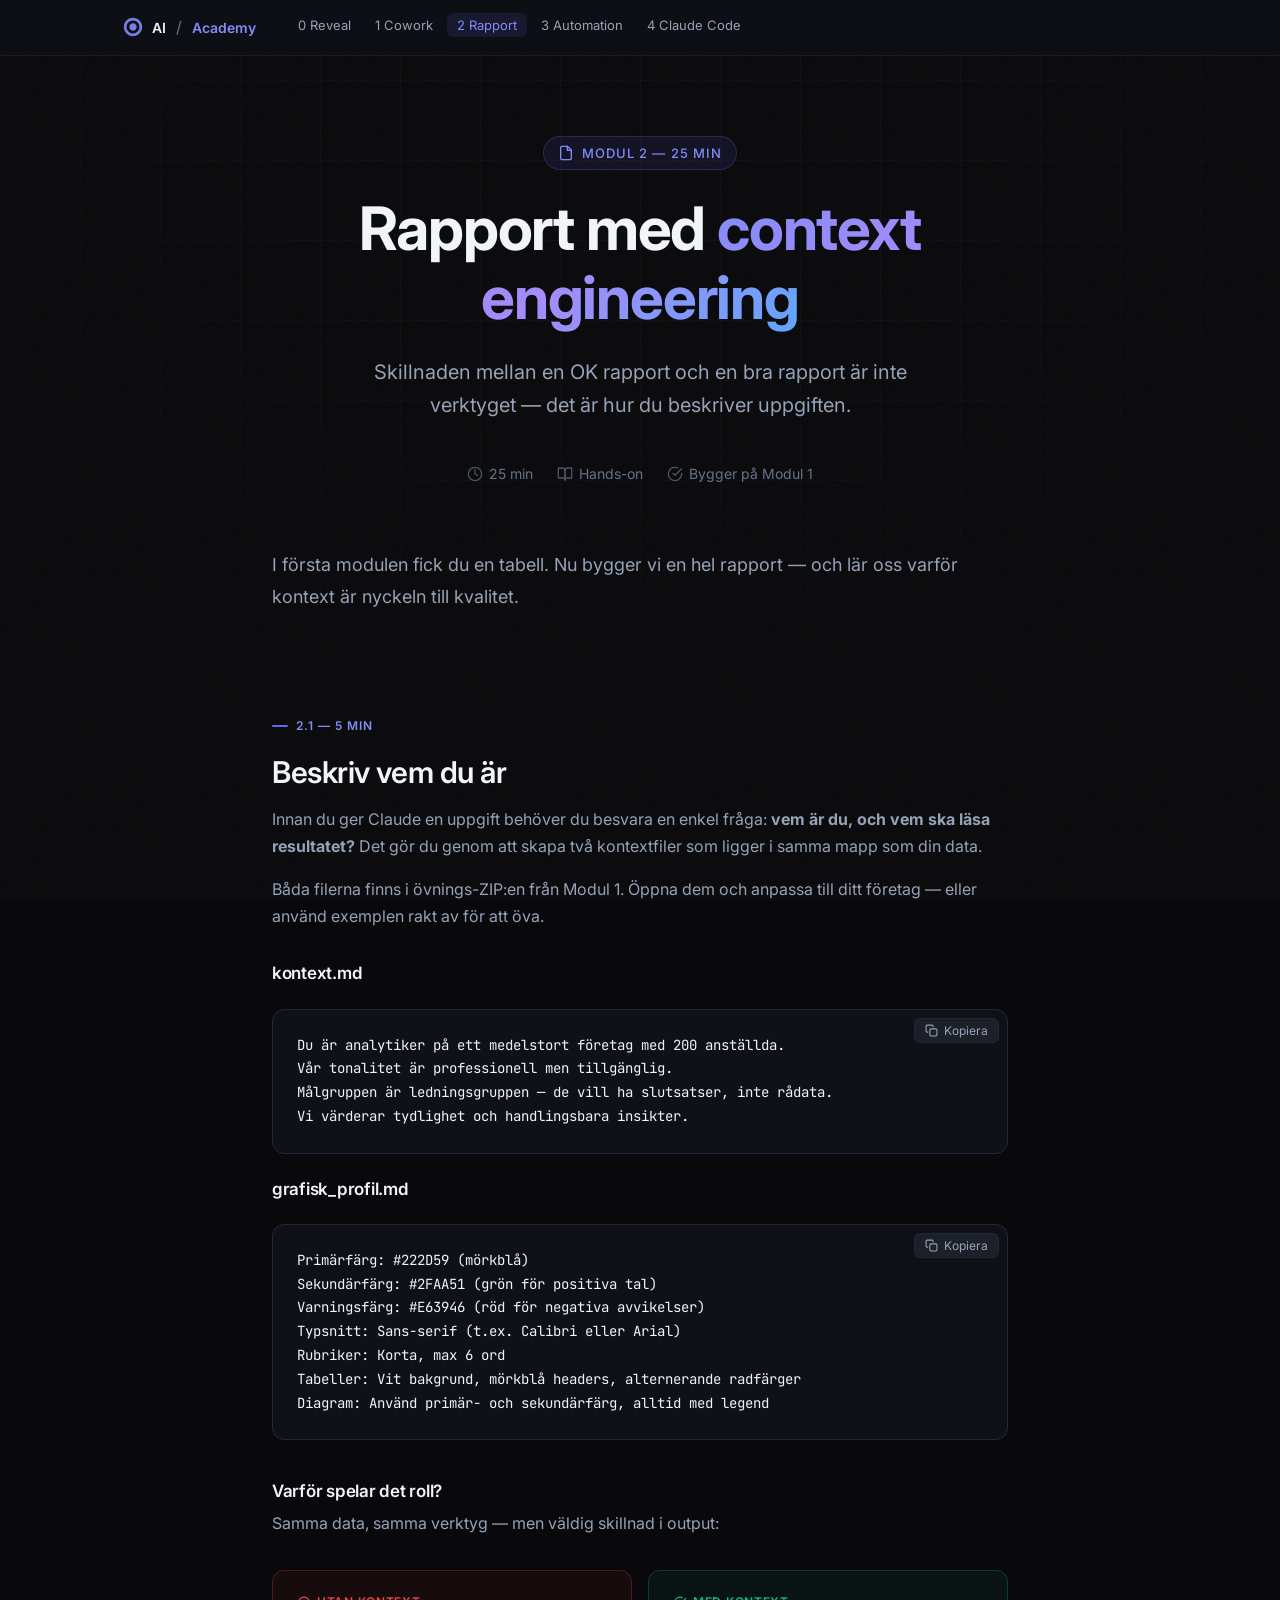
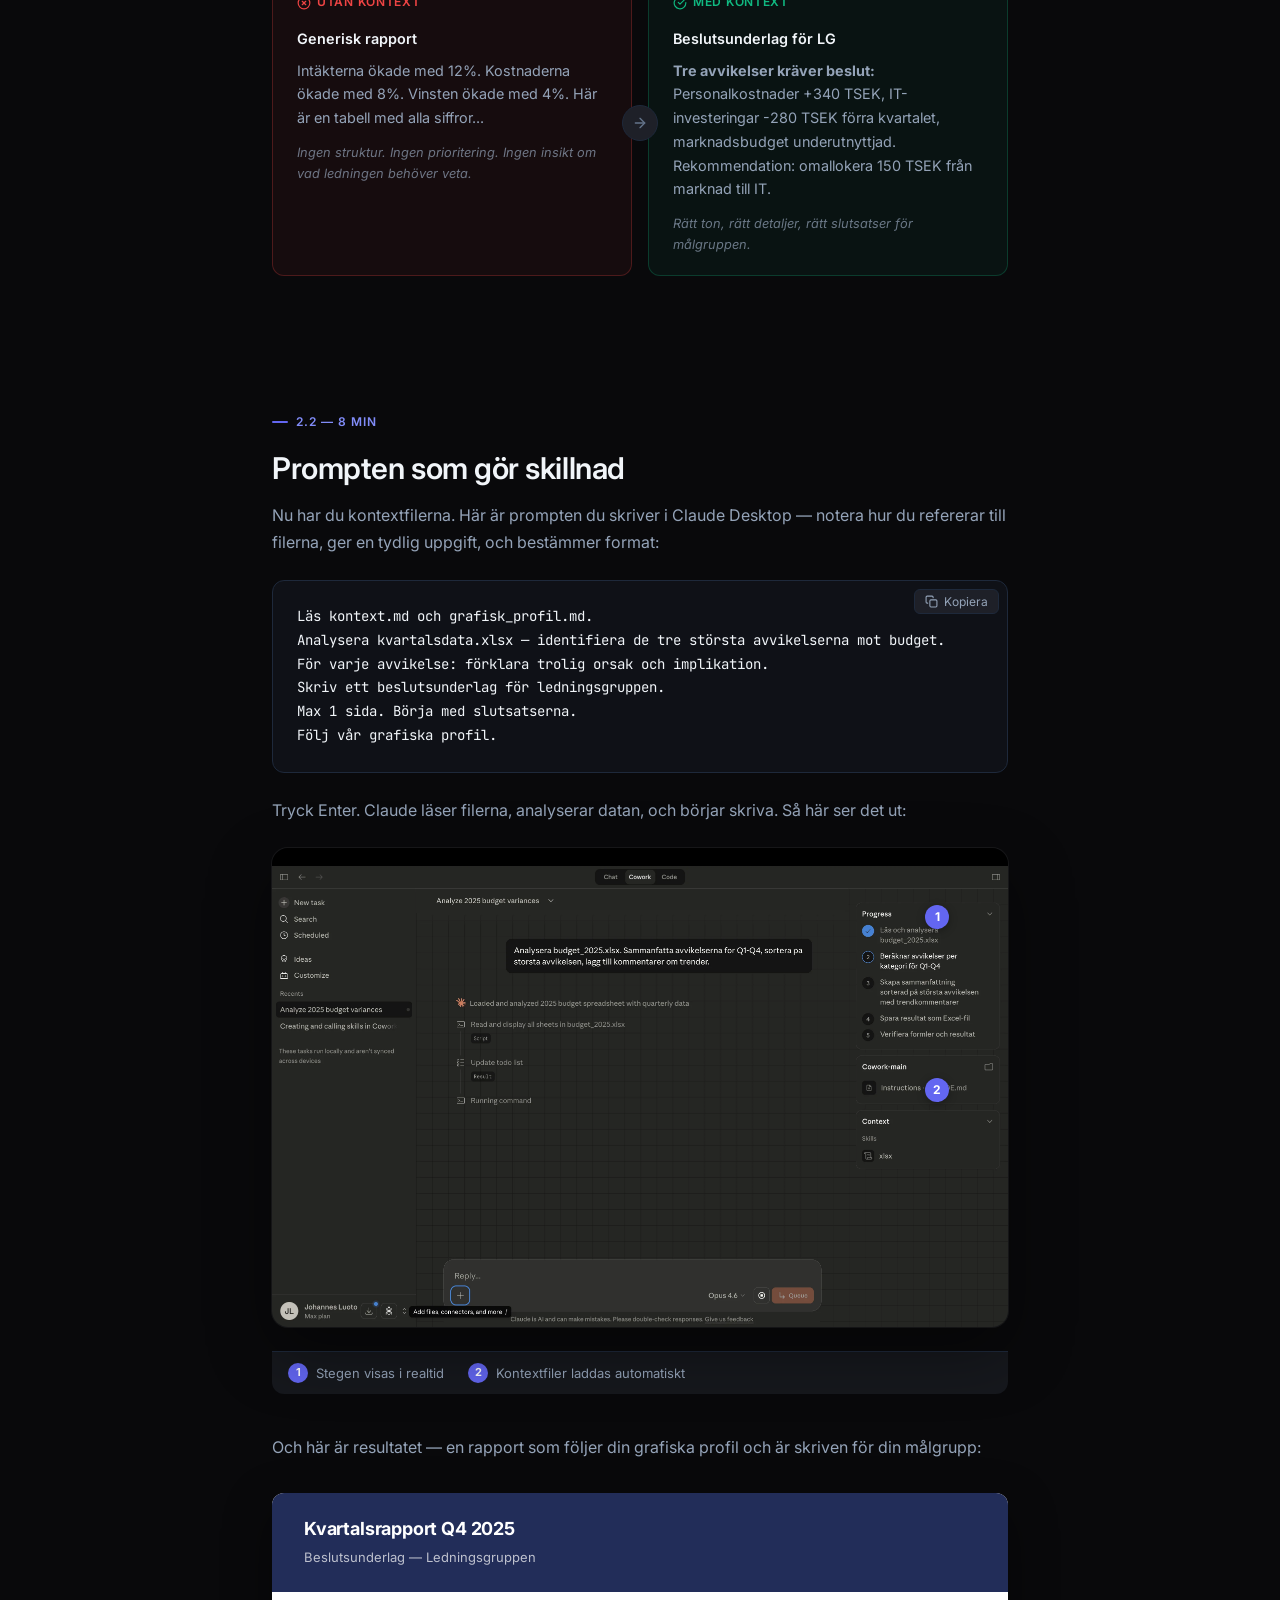
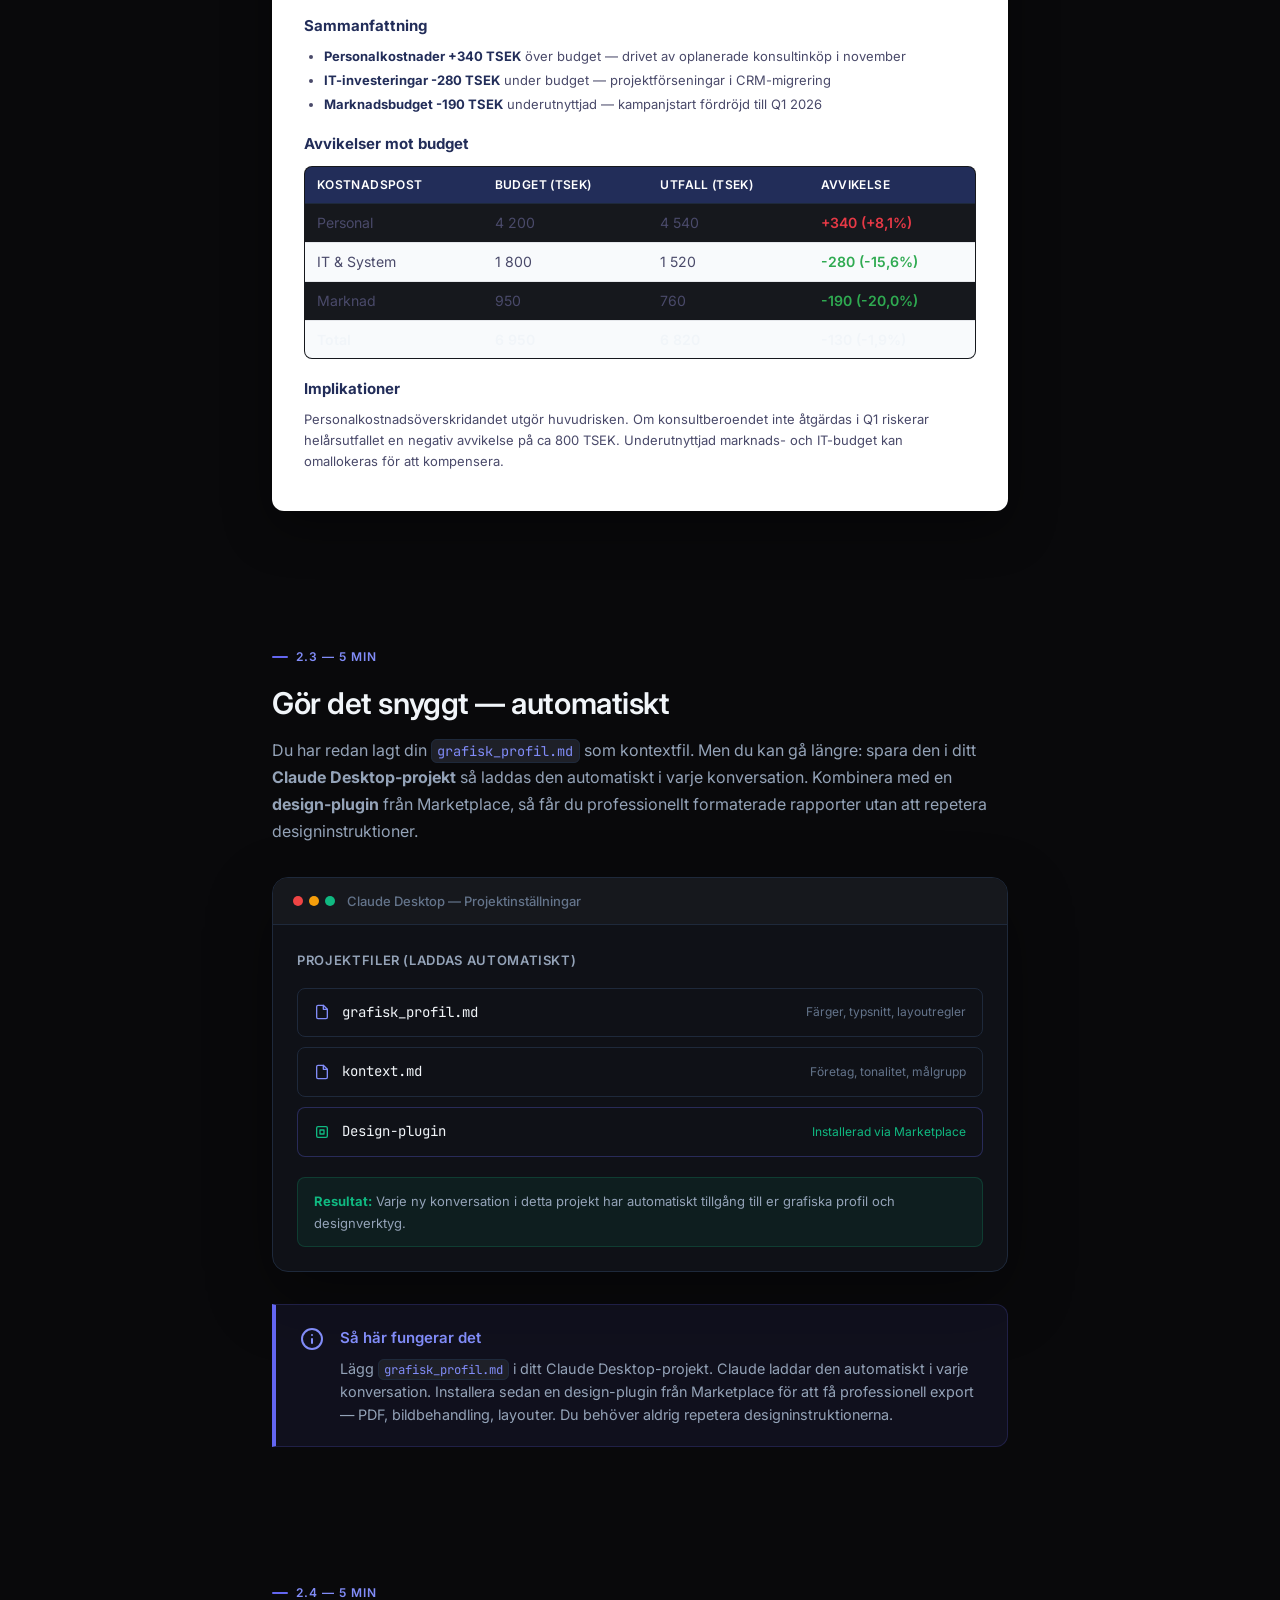
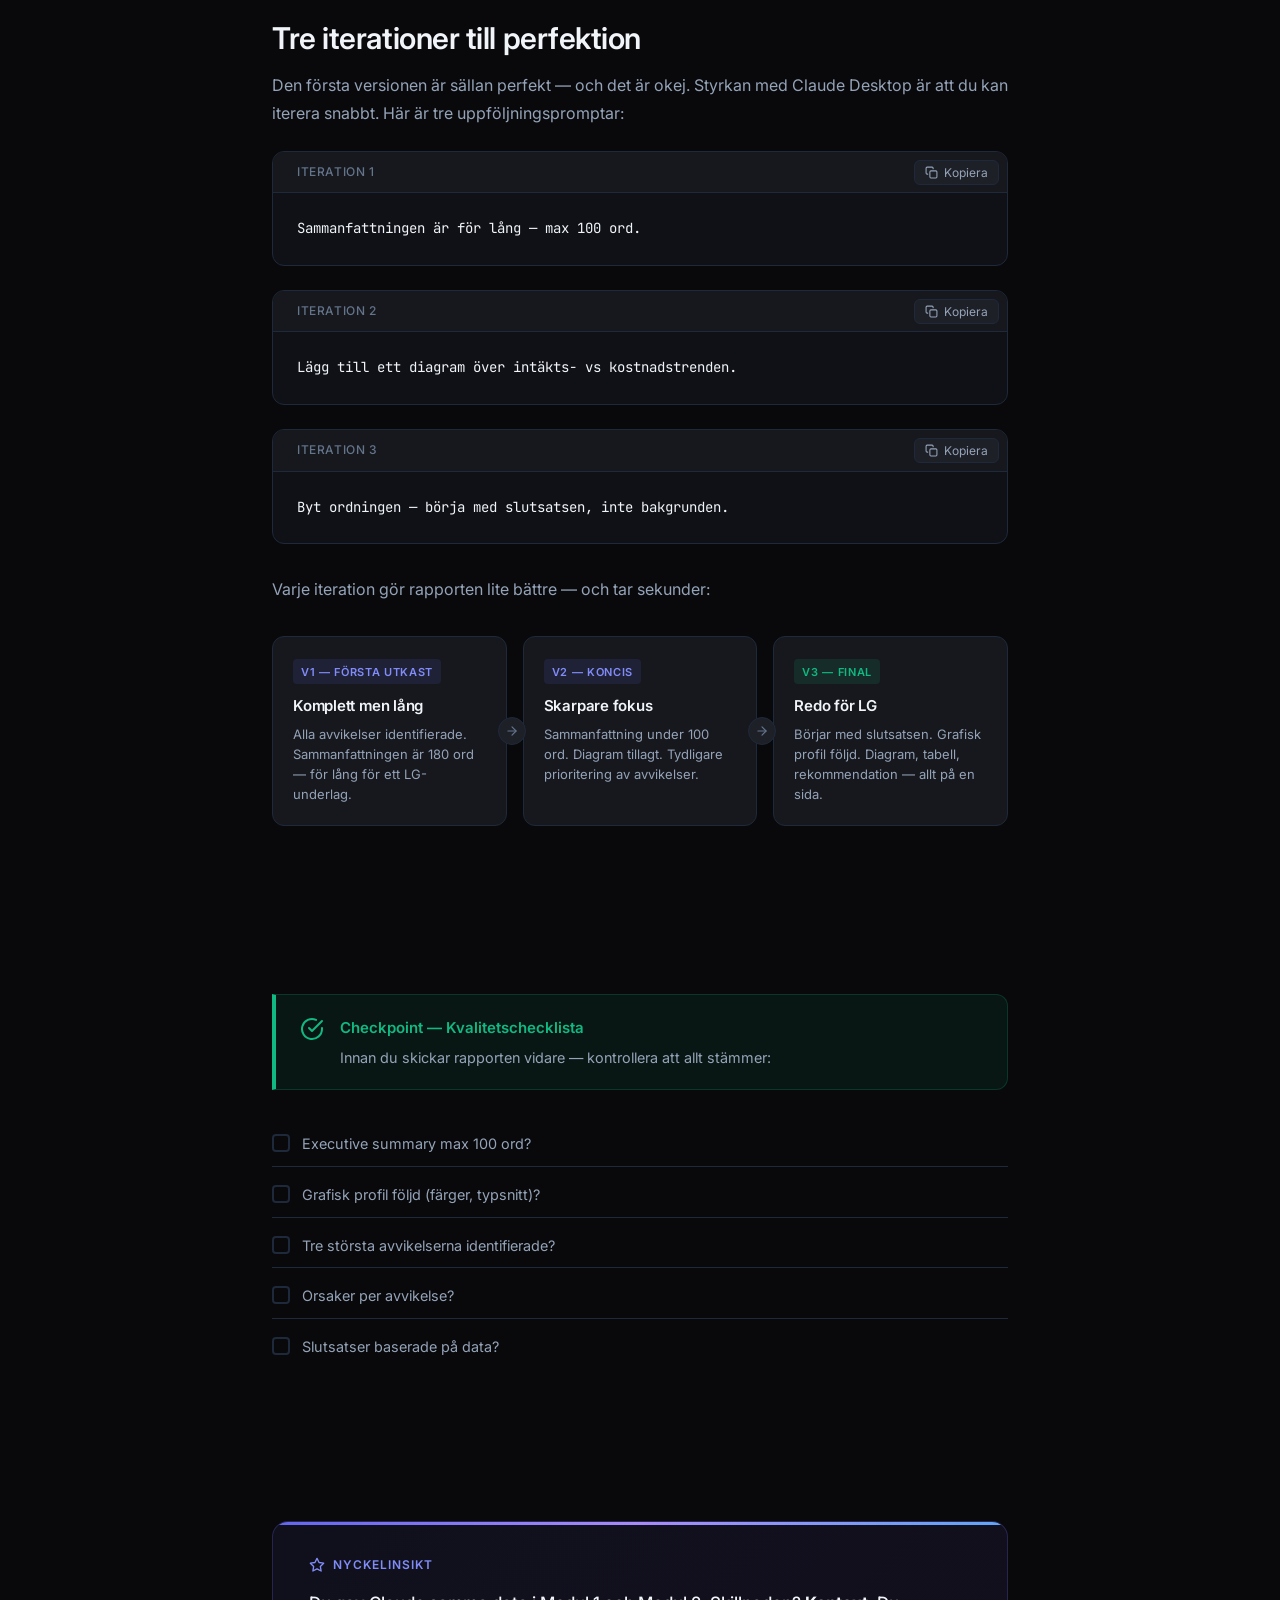
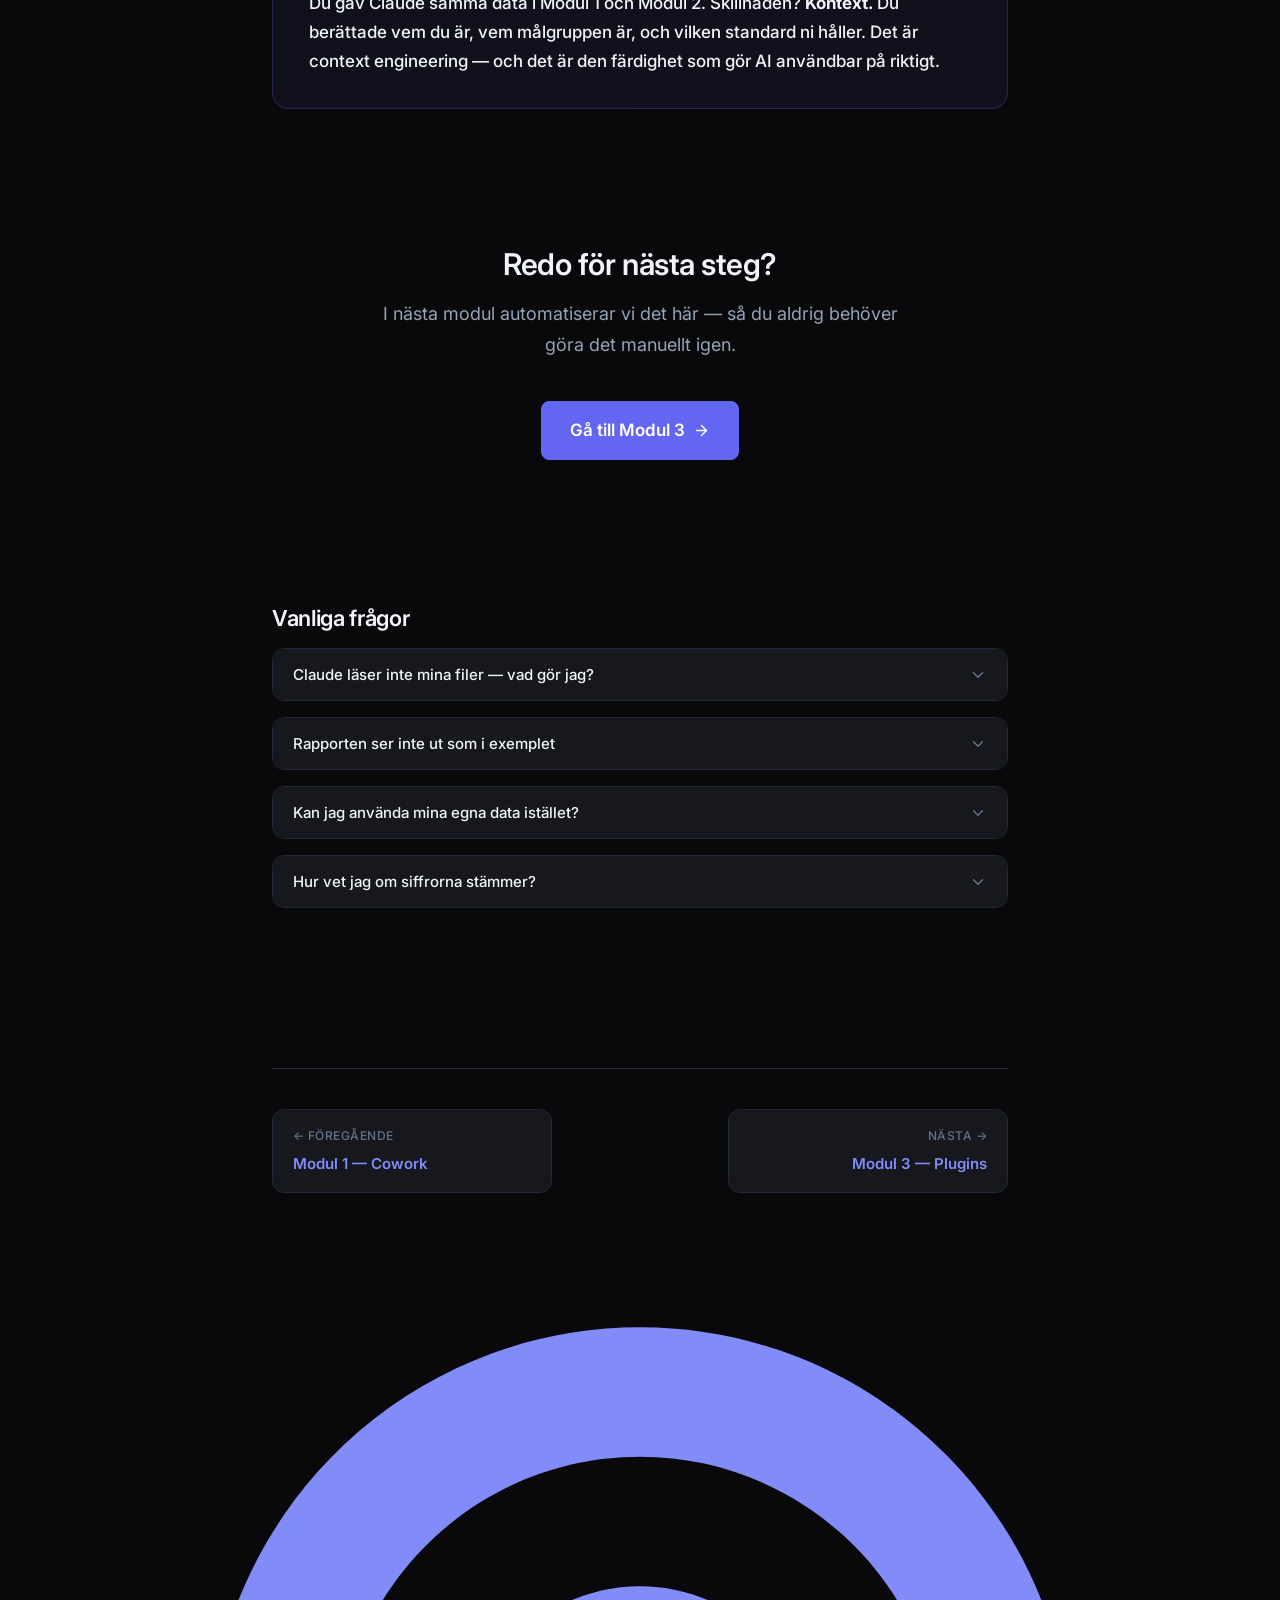
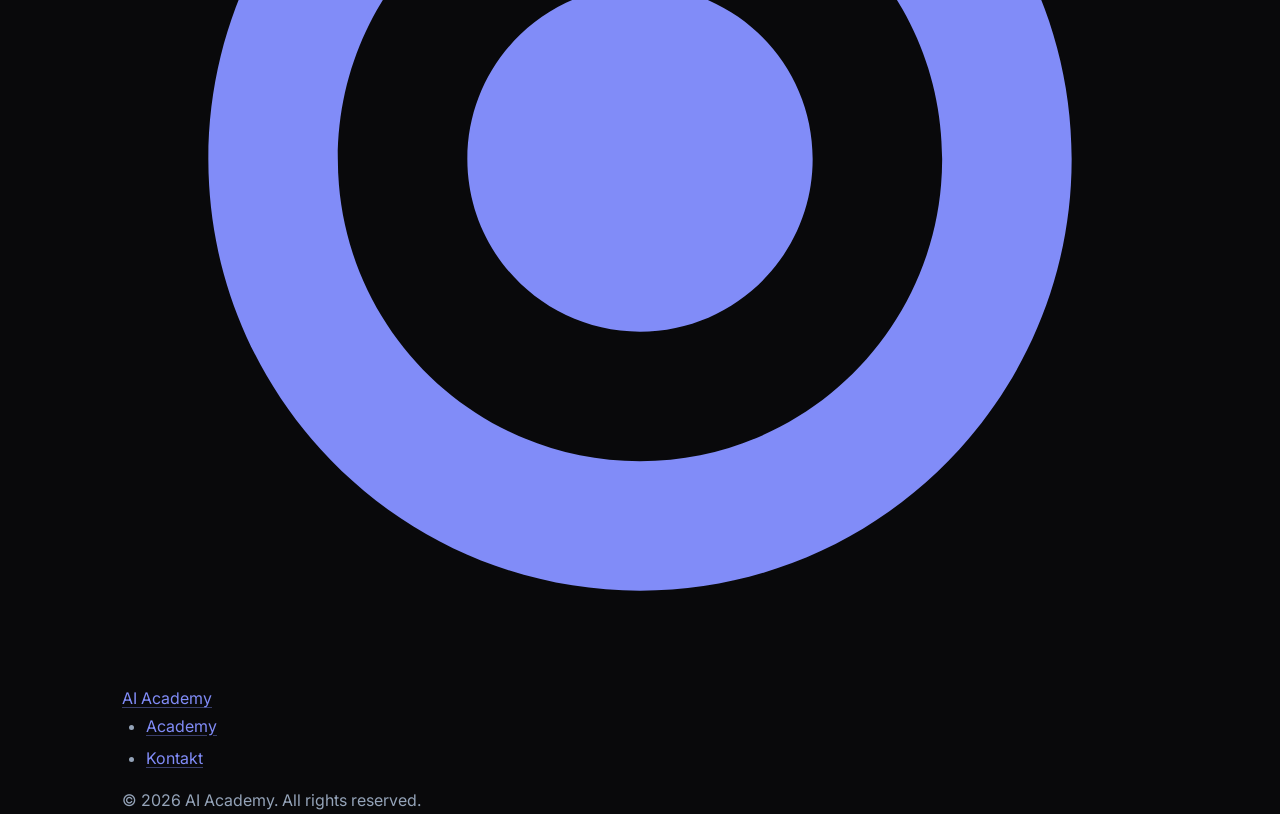
<file: rapport.html>
<!DOCTYPE html>
<html lang="sv">
<head>
  <meta charset="UTF-8">
  <meta name="viewport" content="width=device-width, initial-scale=1.0">
  <title>Modul 2 — Rapport med context engineering | AI Academy</title>

  <!-- OG / Social -->
  <meta property="og:title" content="Modul 2 — Rapport med context engineering | AI Academy">
  <meta property="og:description" content="Bygg en rapport från grunden med context engineering. Lär dig varför kontext är nyckeln till kvalitet.">
  <meta property="og:type" content="website">
  <meta property="og:image" content="./og-image.png">  <meta property="og:url" content="./rapport.html">
  <meta name="description" content="Modul 2 i AI Academy: Bygg en rapport från grunden med context engineering. 25 minuter, hands-on.">

  <!-- Fonts -->
  <link rel="preconnect" href="https://fonts.googleapis.com">
  <link rel="preconnect" href="https://fonts.gstatic.com" crossorigin>
  <link href="https://fonts.googleapis.com/css2?family=Inter:wght@400;500;600;700;800&family=JetBrains+Mono:wght@400;500&display=swap" rel="stylesheet">

  <!-- Design system + Academy layer -->
  <link rel="stylesheet" href="css/vitronia-v2.css">
  <link rel="stylesheet" href="css/academy.css">

  <style>
    /* ================================================================
       MODUL 2 — page-specific styles
       ================================================================ */

    /* --- Mockup: Claude working interface --- */
    .claude-mockup {
      background: var(--surface-1);
      border: 1px solid var(--border);
      border-radius: var(--radius-xl);
      overflow: hidden;
      margin: 2rem 0;
      box-shadow: 0 24px 64px rgba(0, 0, 0, 0.35);
    }

    .claude-mockup__toolbar {
      display: flex;
      align-items: center;
      gap: 0.75rem;
      padding: 0.75rem 1.25rem;
      background: var(--surface-2);
      border-bottom: 1px solid var(--border);
    }

    .claude-mockup__dots {
      display: flex;
      gap: 6px;
    }

    .claude-mockup__dots span {
      width: 10px;
      height: 10px;
      border-radius: 50%;
    }

    .claude-mockup__dots span:nth-child(1) { background: #EF4444; }
    .claude-mockup__dots span:nth-child(2) { background: #F59E0B; }
    .claude-mockup__dots span:nth-child(3) { background: #10B981; }

    .claude-mockup__title {
      font-size: 0.8125rem;
      color: var(--text-tertiary);
      font-weight: 500;
    }

    .claude-mockup__body {
      padding: 1.5rem;
    }

    /* Progress steps inside Claude mockup */
    .claude-progress {
      display: flex;
      flex-direction: column;
      gap: 0.875rem;
    }

    .claude-progress__step {
      display: flex;
      align-items: center;
      gap: 0.75rem;
      font-size: 0.9rem;
      color: var(--text-secondary);
    }

    .claude-progress__icon {
      width: 20px;
      height: 20px;
      flex-shrink: 0;
    }

    .claude-progress__icon--done { color: var(--green); }
    .claude-progress__icon--active { color: var(--accent-hover); animation: pulse-glow 1.5s ease-in-out infinite; }
    .claude-progress__icon--pending { color: var(--text-tertiary); opacity: 0.4; }

    @keyframes pulse-glow {
      0%, 100% { opacity: 0.6; }
      50% { opacity: 1; }
    }

    /* --- Report mockup --- */
    .report-mockup {
      background: #ffffff;
      border-radius: var(--radius-lg);
      overflow: hidden;
      margin: 2rem 0;
      box-shadow: 0 16px 48px rgba(0, 0, 0, 0.4);
      color: #1a1a2e;
    }

    .report-mockup__header {
      background: #222D59;
      color: #ffffff;
      padding: 1.5rem 2rem;
    }

    .report-mockup__header h4 {
      margin: 0;
      font-size: 1.125rem;
      font-weight: 700;
      color: #ffffff;
      letter-spacing: -0.01em;
    }

    .report-mockup__header p {
      margin: 0.375rem 0 0;
      font-size: 0.8125rem;
      color: rgba(255, 255, 255, 0.7);
    }

    .report-mockup__body {
      padding: 1.5rem 2rem 2rem;
    }

    .report-mockup__body h5 {
      font-size: 0.9375rem;
      font-weight: 700;
      color: #222D59;
      margin: 1.25rem 0 0.625rem;
      letter-spacing: 0;
    }

    .report-mockup__body h5:first-child {
      margin-top: 0;
    }

    .report-mockup__body p {
      font-size: 0.8125rem;
      color: #4a4a6a;
      line-height: 1.6;
      margin: 0 0 0.5rem;
    }

    .report-mockup__body ul {
      padding-left: 1.25rem;
      margin: 0.5rem 0 1rem;
    }

    .report-mockup__body li {
      font-size: 0.8125rem;
      color: #4a4a6a;
      line-height: 1.55;
      margin-bottom: 0.25rem;
    }

    .report-mockup__body li strong {
      color: #222D59;
    }

    /* Mini table inside report */
    .report-table {
      width: 100%;
      border-collapse: collapse;
      font-size: 0.8125rem;
      margin: 0.75rem 0 1rem;
    }

    .report-table th {
      background: #222D59;
      color: #ffffff;
      font-weight: 600;
      text-align: left;
      padding: 0.5rem 0.75rem;
      font-size: 0.75rem;
      letter-spacing: 0.03em;
    }

    .report-table td {
      padding: 0.5rem 0.75rem;
      border-bottom: 1px solid #e5e7eb;
      color: #4a4a6a;
    }

    .report-table tr:nth-child(even) td {
      background: #f8fafc;
    }

    .report-table .delta-positive {
      color: #2FAA51;
      font-weight: 600;
    }

    .report-table .delta-negative {
      color: #E63946;
      font-weight: 600;
    }

    /* --- Version iteration cards --- */
    .iteration-track {
      display: flex;
      gap: 1rem;
      margin: 2rem 0;
      overflow-x: auto;
      padding-bottom: 0.5rem;
    }

    .iteration-card {
      flex: 1;
      min-width: 220px;
      background: var(--surface-2);
      border: 1px solid var(--border);
      border-radius: var(--radius-lg);
      padding: 1.25rem;
      position: relative;
    }

    .iteration-card__version {
      display: inline-flex;
      align-items: center;
      gap: 0.375rem;
      font-size: 0.6875rem;
      font-weight: 600;
      letter-spacing: 0.06em;
      text-transform: uppercase;
      color: var(--accent-hover);
      background: rgba(99, 102, 241, 0.12);
      padding: 0.2rem 0.5rem;
      border-radius: 4px;
      margin-bottom: 0.75rem;
    }

    .iteration-card__title {
      font-size: 0.9375rem;
      font-weight: 600;
      color: var(--text-primary);
      margin: 0 0 0.5rem;
    }

    .iteration-card__desc {
      font-size: 0.8125rem;
      color: var(--text-secondary);
      line-height: 1.55;
      margin: 0;
    }

    .iteration-card__arrow {
      display: none;
    }

    @media (min-width: 769px) {
      .iteration-card__arrow {
        display: flex;
        align-items: center;
        justify-content: center;
        position: absolute;
        right: -1.25rem;
        top: 50%;
        transform: translateY(-50%);
        width: 28px;
        height: 28px;
        background: var(--surface-3);
        border: 1px solid var(--border);
        border-radius: 50%;
        color: var(--text-tertiary);
        z-index: 2;
      }

      .iteration-card__arrow svg {
        width: 14px;
        height: 14px;
      }

      .iteration-card:last-child .iteration-card__arrow {
        display: none;
      }
    }

    /* --- Plugin marketplace mockup --- */
    .plugin-grid {
      display: grid;
      grid-template-columns: repeat(auto-fill, minmax(200px, 1fr));
      gap: 0.875rem;
      margin: 1.5rem 0;
    }

    .plugin-card {
      background: var(--surface-2);
      border: 1px solid var(--border);
      border-radius: var(--radius-lg);
      padding: 1.125rem;
      display: flex;
      flex-direction: column;
      gap: 0.5rem;
      transition: border-color var(--transition), box-shadow var(--transition);
    }

    .plugin-card--highlight {
      border-color: rgba(99, 102, 241, 0.5);
      box-shadow: 0 0 20px rgba(99, 102, 241, 0.15);
      background: rgba(99, 102, 241, 0.06);
    }

    .plugin-card__icon {
      width: 32px;
      height: 32px;
      border-radius: var(--radius);
      display: flex;
      align-items: center;
      justify-content: center;
      background: var(--surface-3);
      color: var(--text-secondary);
    }

    .plugin-card--highlight .plugin-card__icon {
      background: rgba(99, 102, 241, 0.15);
      color: var(--accent-hover);
    }

    .plugin-card__icon svg {
      width: 16px;
      height: 16px;
    }

    .plugin-card__name {
      font-size: 0.8125rem;
      font-weight: 600;
      color: var(--text-primary);
    }

    .plugin-card--highlight .plugin-card__name {
      color: var(--accent-hover);
    }

    .plugin-card__desc {
      font-size: 0.75rem;
      color: var(--text-tertiary);
      line-height: 1.45;
    }

    /* --- Checklist (interactive) --- */
    .checklist {
      list-style: none;
      padding: 0;
      margin: 1rem 0;
    }

    .checklist__item {
      display: flex;
      align-items: flex-start;
      gap: 0.75rem;
      padding: 0.625rem 0;
      border-bottom: 1px solid var(--border);
      font-size: 0.9rem;
      color: var(--text-secondary);
      cursor: pointer;
      transition: color var(--transition-fast);
      user-select: none;
    }

    .checklist__item:last-child {
      border-bottom: none;
    }

    .checklist__item input[type="checkbox"] {
      appearance: none;
      -webkit-appearance: none;
      width: 18px;
      height: 18px;
      border: 2px solid var(--border);
      border-radius: 4px;
      flex-shrink: 0;
      margin-top: 0.125rem;
      cursor: pointer;
      transition: background var(--transition-fast), border-color var(--transition-fast);
      position: relative;
    }

    .checklist__item input[type="checkbox"]:checked {
      background: var(--green);
      border-color: var(--green);
    }

    .checklist__item input[type="checkbox"]:checked::after {
      content: '';
      position: absolute;
      top: 2px;
      left: 5px;
      width: 5px;
      height: 9px;
      border: solid #fff;
      border-width: 0 2px 2px 0;
      transform: rotate(45deg);
    }

    .checklist__item:has(input:checked) {
      color: var(--text-tertiary);
      text-decoration: line-through;
      text-decoration-color: var(--text-tertiary);
    }

    /* --- Insight highlight box --- */
    .insight-box {
      background: linear-gradient(135deg, rgba(99, 102, 241, 0.08), rgba(139, 92, 246, 0.08));
      border: 1px solid rgba(99, 102, 241, 0.25);
      border-radius: var(--radius-xl);
      padding: 2rem 2.25rem;
      margin: 2.5rem 0;
      position: relative;
      overflow: hidden;
    }

    .insight-box::before {
      content: '';
      position: absolute;
      top: 0;
      left: 0;
      right: 0;
      height: 3px;
      background: linear-gradient(90deg, var(--accent), #a78bfa, #60a5fa);
    }

    .insight-box__label {
      display: inline-flex;
      align-items: center;
      gap: 0.5rem;
      font-size: 0.75rem;
      font-weight: 600;
      letter-spacing: 0.08em;
      text-transform: uppercase;
      color: var(--accent-hover);
      margin-bottom: 0.875rem;
    }

    .insight-box__label svg {
      width: 16px;
      height: 16px;
    }

    .insight-box__text {
      font-size: 1.0625rem;
      font-weight: 500;
      color: var(--text-primary);
      line-height: 1.7;
      margin: 0;
    }

    /* --- Module prev/next footer --- */
    .module-footer-nav {
      display: flex;
      justify-content: space-between;
      align-items: stretch;
      gap: 1rem;
      margin: 3rem 0 0;
      padding-top: 2.5rem;
      border-top: 1px solid var(--border);
    }

    .module-footer-nav__link {
      display: flex;
      flex-direction: column;
      gap: 0.25rem;
      text-decoration: none;
      padding: 1rem 1.25rem;
      background: var(--surface-2);
      border: 1px solid var(--border);
      border-radius: var(--radius-lg);
      transition: border-color var(--transition), box-shadow var(--transition);
      flex: 1;
      max-width: 280px;
    }

    .module-footer-nav__link:hover {
      border-color: rgba(99, 102, 241, 0.4);
      box-shadow: 0 4px 16px rgba(99, 102, 241, 0.1);
    }

    .module-footer-nav__link--next {
      text-align: right;
      margin-left: auto;
    }

    .module-footer-nav__dir {
      font-size: 0.75rem;
      font-weight: 500;
      color: var(--text-tertiary);
      letter-spacing: 0.04em;
      text-transform: uppercase;
    }

    .module-footer-nav__title {
      font-size: 0.9375rem;
      font-weight: 600;
      color: var(--accent-hover);
    }

    /* --- Report version badge --- */
    .version-label {
      display: inline-flex;
      align-items: center;
      gap: 0.375rem;
      font-size: 0.6875rem;
      font-weight: 600;
      letter-spacing: 0.05em;
      text-transform: uppercase;
      padding: 0.2rem 0.625rem;
      border-radius: 99px;
      background: rgba(99, 102, 241, 0.12);
      color: var(--accent-hover);
      margin-bottom: 0.5rem;
    }

    .version-label--final {
      background: rgba(16, 185, 129, 0.12);
      color: var(--green);
    }

    /* --- Responsive --- */
    @media (max-width: 768px) {
      .iteration-track {
        flex-direction: column;
      }

      .iteration-card {
        min-width: auto;
      }

      .plugin-grid {
        grid-template-columns: 1fr 1fr;
      }

      .module-footer-nav {
        flex-direction: column;
      }

      .module-footer-nav__link {
        max-width: none;
      }

      .module-footer-nav__link--next {
        text-align: left;
      }

      .report-mockup__header {
        padding: 1.25rem 1.25rem;
      }

      .report-mockup__body {
        padding: 1.25rem;
      }

      .insight-box {
        padding: 1.5rem;
      }
    }

    @media (max-width: 480px) {
      .plugin-grid {
        grid-template-columns: 1fr;
      }
    }
  </style>
</head>
<body>

  <!-- ================================================================
       NAVIGATION
       ================================================================ -->
  <nav class="academy-nav" role="navigation" aria-label="Huvudnavigering">
    <div class="academy-nav__inner">
      <a href="index.html" class="academy-nav__brand">
        <svg class="academy-nav__brand-logo" viewBox="0 0 24 24" fill="none" xmlns="http://www.w3.org/2000/svg">
          <path d="M12 2C6.48 2 2 6.48 2 12s4.48 10 10 10 10-4.48 10-10S17.52 2 12 2zm0 3c3.87 0 7 3.13 7 7s-3.13 7-7 7-7-3.13-7-7 3.13-7 7-7zm0 3c-2.21 0-4 1.79-4 4s1.79 4 4 4 4-1.79 4-4-1.79-4-4-4zm0 3c-.55 0-1 .45-1 1s.45 1 1 1 1-.45 1-1-.45-1-1-1z" fill="currentColor" opacity="0.9"/>
        </svg>
        <span class="academy-nav__brand-name">AI</span>
        <span class="academy-nav__brand-sep">/</span>
        <span class="academy-nav__brand-name" style="color: var(--accent-hover);">Academy</span>
      </a>
      <ul class="academy-nav__links">
        <li><a href="reveal.html" class="academy-nav__link module-nav-link">0 Reveal</a></li>
        <li><a href="cowork.html" class="academy-nav__link module-nav-link">1 Cowork</a></li>
        <li><a href="rapport.html" class="academy-nav__link module-nav-link active">2 Rapport</a></li>
        <li><a href="automation.html" class="academy-nav__link module-nav-link">3 Automation</a></li>
        <li><a href="claude-code.html" class="academy-nav__link module-nav-link">4 Claude Code</a></li>
      </ul>
      <button class="academy-nav__hamburger" aria-label="Meny" aria-expanded="false" onclick="this.setAttribute('aria-expanded', this.getAttribute('aria-expanded')==='false');document.getElementById('mobile-drawer').classList.toggle('open');">
        <span></span><span></span><span></span>
      </button>
    </div>
  </nav>

  <!-- Mobile drawer -->
  <div class="academy-nav__mobile-drawer" id="mobile-drawer">
    <a href="reveal.html" class="academy-nav__mobile-link">0 Reveal</a>
    <a href="cowork.html" class="academy-nav__mobile-link">1 Cowork</a>
    <a href="rapport.html" class="academy-nav__mobile-link active">2 Rapport</a>
    <a href="automation.html" class="academy-nav__mobile-link">3 Automation</a>
    <a href="claude-code.html" class="academy-nav__mobile-link">4 Claude Code</a>
  </div>

  <!-- Progress bar -->
  <div class="progress-bar" role="progressbar" aria-valuenow="0" aria-valuemin="0" aria-valuemax="100"></div>

  <main>

    <!-- ================================================================
         HERO
         ================================================================ -->
    <section class="hero section" aria-label="Modul 2 Introduktion">
      <div class="container" style="text-align: center;">

        <div class="hero__eyebrow animate-on-scroll">
          <svg width="16" height="16" viewBox="0 0 24 24" fill="none" stroke="currentColor" stroke-width="2" stroke-linecap="round" stroke-linejoin="round"><path d="M14 2H6a2 2 0 0 0-2 2v16a2 2 0 0 0 2 2h12a2 2 0 0 0 2-2V8z"/><polyline points="14 2 14 8 20 8"/></svg>
          Modul 2 — 25 min
        </div>

        <h1 class="hero__title animate-on-scroll" data-delay="80">
          Rapport med <span class="gradient-text">context engineering</span>
        </h1>

        <p class="hero__subtitle animate-on-scroll" data-delay="160">
          Skillnaden mellan en OK rapport och en bra rapport är inte verktyget — det är hur du beskriver uppgiften.
        </p>

        <div class="hero__meta animate-on-scroll" data-delay="240">
          <span class="hero__meta-item">
            <svg viewBox="0 0 24 24" fill="none" stroke="currentColor" stroke-width="2" stroke-linecap="round" stroke-linejoin="round"><circle cx="12" cy="12" r="10"/><polyline points="12 6 12 12 16 14"/></svg>
            25 min
          </span>
          <span class="hero__meta-item">
            <svg viewBox="0 0 24 24" fill="none" stroke="currentColor" stroke-width="2" stroke-linecap="round" stroke-linejoin="round"><path d="M2 3h6a4 4 0 0 1 4 4v14a3 3 0 0 0-3-3H2z"/><path d="M22 3h-6a4 4 0 0 0-4 4v14a3 3 0 0 1 3-3h7z"/></svg>
            Hands-on
          </span>
          <span class="hero__meta-item">
            <svg viewBox="0 0 24 24" fill="none" stroke="currentColor" stroke-width="2" stroke-linecap="round" stroke-linejoin="round"><path d="M22 11.08V12a10 10 0 1 1-5.93-9.14"/><polyline points="22 4 12 14.01 9 11.01"/></svg>
            Bygger på Modul 1
          </span>
        </div>

      </div>
    </section>


    <!-- ================================================================
         INTRO
         ================================================================ -->
    <section class="section" data-section="intro">
      <div class="container">

        <p class="lead animate-on-scroll">
          I första modulen fick du en tabell. Nu bygger vi en hel rapport — och lär oss varför kontext är nyckeln till kvalitet.
        </p>

      </div>
    </section>


    <!-- ================================================================
         2.1 — CONTEXT FIRST
         ================================================================ -->
    <section class="section" data-section="context" aria-label="Beskriv vem du är">
      <div class="container">

        <span class="section-label animate-on-scroll">2.1 — 5 min</span>
        <h2 class="animate-on-scroll" data-delay="60">Beskriv vem du är</h2>

        <p class="animate-on-scroll" data-delay="100">
          Innan du ger Claude en uppgift behöver du besvara en enkel fråga: <strong>vem är du, och vem ska läsa resultatet?</strong> Det gör du genom att skapa två kontextfiler som ligger i samma mapp som din data.
        </p>

        <p class="animate-on-scroll" data-delay="120">
          Båda filerna finns i övnings-ZIP:en från Modul 1. Öppna dem och anpassa till ditt företag — eller använd exemplen rakt av för att öva.
        </p>

        <!-- kontext.md -->
        <h4 class="animate-on-scroll" data-delay="140" style="margin-top: 2rem;">kontext.md</h4>
        <div class="code-block animate-on-scroll" data-delay="160">
          <button class="code-copy-btn" aria-label="Kopiera kod">
            <svg viewBox="0 0 24 24" fill="none" stroke="currentColor" stroke-width="2" stroke-linecap="round" stroke-linejoin="round"><rect x="9" y="9" width="13" height="13" rx="2" ry="2"/><path d="M5 15H4a2 2 0 0 1-2-2V4a2 2 0 0 1 2-2h9a2 2 0 0 1 2 2v1"/></svg>
            Kopiera
          </button>
          <pre><code class="code-content">Du är analytiker på ett medelstort företag med 200 anställda.
Vår tonalitet är professionell men tillgänglig.
Målgruppen är ledningsgruppen — de vill ha slutsatser, inte rådata.
Vi värderar tydlighet och handlingsbara insikter.</code></pre>
        </div>

        <!-- grafisk_profil.md -->
        <h4 class="animate-on-scroll" data-delay="180">grafisk_profil.md</h4>
        <div class="code-block animate-on-scroll" data-delay="200">
          <button class="code-copy-btn" aria-label="Kopiera kod">
            <svg viewBox="0 0 24 24" fill="none" stroke="currentColor" stroke-width="2" stroke-linecap="round" stroke-linejoin="round"><rect x="9" y="9" width="13" height="13" rx="2" ry="2"/><path d="M5 15H4a2 2 0 0 1-2-2V4a2 2 0 0 1 2-2h9a2 2 0 0 1 2 2v1"/></svg>
            Kopiera
          </button>
          <pre><code class="code-content">Primärfärg: #222D59 (mörkblå)
Sekundärfärg: #2FAA51 (grön för positiva tal)
Varningsfärg: #E63946 (röd för negativa avvikelser)
Typsnitt: Sans-serif (t.ex. Calibri eller Arial)
Rubriker: Korta, max 6 ord
Tabeller: Vit bakgrund, mörkblå headers, alternerande radfärger
Diagram: Använd primär- och sekundärfärg, alltid med legend</code></pre>
        </div>

        <!-- BEFORE / AFTER -->
        <h4 class="animate-on-scroll" style="margin-top: 2.5rem;">Varför spelar det roll?</h4>
        <p class="animate-on-scroll">Samma data, samma verktyg — men väldig skillnad i output:</p>

        <div class="comparison animate-on-scroll" data-delay="80">
          <!-- Before -->
          <div class="comparison__panel comparison__panel--before">
            <div class="comparison__label">
              <svg viewBox="0 0 24 24" fill="none" stroke="currentColor" stroke-width="2" stroke-linecap="round" stroke-linejoin="round"><circle cx="12" cy="12" r="10"/><line x1="15" y1="9" x2="9" y2="15"/><line x1="9" y1="9" x2="15" y2="15"/></svg>
              Utan kontext
            </div>
            <div class="comparison__content">
              <p style="margin:0 0 0.5rem; font-weight: 600; color: var(--text-primary);">Generisk rapport</p>
              <p style="margin:0 0 0.75rem;">Intäkterna ökade med 12%. Kostnaderna ökade med 8%. Vinsten ökade med 4%. Här är en tabell med alla siffror...</p>
              <p style="margin:0; font-size: 0.8rem; font-style: italic; opacity: 0.7;">Ingen struktur. Ingen prioritering. Ingen insikt om vad ledningen behöver veta.</p>
            </div>
          </div>

          <!-- Arrow divider -->
          <div class="comparison__divider" aria-hidden="true">
            <svg viewBox="0 0 24 24" fill="none" stroke="currentColor" stroke-width="2" stroke-linecap="round" stroke-linejoin="round"><path d="M5 12h14"/><path d="M12 5l7 7-7 7"/></svg>
          </div>

          <!-- After -->
          <div class="comparison__panel comparison__panel--after">
            <div class="comparison__label">
              <svg viewBox="0 0 24 24" fill="none" stroke="currentColor" stroke-width="2" stroke-linecap="round" stroke-linejoin="round"><path d="M22 11.08V12a10 10 0 1 1-5.93-9.14"/><polyline points="22 4 12 14.01 9 11.01"/></svg>
              Med kontext
            </div>
            <div class="comparison__content">
              <p style="margin:0 0 0.5rem; font-weight: 600; color: var(--text-primary);">Beslutsunderlag för LG</p>
              <p style="margin:0 0 0.75rem;"><strong>Tre avvikelser kräver beslut:</strong> Personalkostnader +340 TSEK, IT-investeringar -280 TSEK förra kvartalet, marknadsbudget underutnyttjad. Rekommendation: omallokera 150 TSEK från marknad till IT.</p>
              <p style="margin:0; font-size: 0.8rem; font-style: italic; opacity: 0.7;">Rätt ton, rätt detaljer, rätt slutsatser för målgruppen.</p>
            </div>
          </div>
        </div>

      </div>
    </section>


    <!-- ================================================================
         2.2 — GE UPPGIFTEN
         ================================================================ -->
    <section class="section" data-section="prompt" aria-label="Prompten som gör skillnad">
      <div class="container">

        <span class="section-label animate-on-scroll">2.2 — 8 min</span>
        <h2 class="animate-on-scroll" data-delay="60">Prompten som gör skillnad</h2>

        <p class="animate-on-scroll" data-delay="100">
          Nu har du kontextfilerna. Här är prompten du skriver i Claude Desktop — notera hur du refererar till filerna, ger en tydlig uppgift, och bestämmer format:
        </p>

        <div class="code-block animate-on-scroll" data-delay="140">
          <button class="code-copy-btn" aria-label="Kopiera kod">
            <svg viewBox="0 0 24 24" fill="none" stroke="currentColor" stroke-width="2" stroke-linecap="round" stroke-linejoin="round"><rect x="9" y="9" width="13" height="13" rx="2" ry="2"/><path d="M5 15H4a2 2 0 0 1-2-2V4a2 2 0 0 1 2-2h9a2 2 0 0 1 2 2v1"/></svg>
            Kopiera
          </button>
          <pre><code class="code-content">Läs kontext.md och grafisk_profil.md.
Analysera kvartalsdata.xlsx — identifiera de tre största avvikelserna mot budget.
För varje avvikelse: förklara trolig orsak och implikation.
Skriv ett beslutsunderlag för ledningsgruppen.
Max 1 sida. Börja med slutsatserna.
Följ vår grafiska profil.</code></pre>
        </div>

        <p class="animate-on-scroll" data-delay="160">
          Tryck Enter. Claude läser filerna, analyserar datan, och börjar skriva. Så här ser det ut:
        </p>

        <!-- Screenshot: Claude Cowork processing with progress panel -->
        <div class="screenshot-frame screenshot-frame--zoomable animate-on-scroll" data-delay="200">
          <picture>
            <source srcset="screenshots/cowork-07-result.webp" type="image/webp">
            <img src="screenshots/cowork-07-result.png"
                 alt="Claude Desktop Cowork arbetar — progresspanel visar läsning, analys och rapportgenerering"
                 loading="lazy"
                 class="screenshot-frame__img">
          </picture>
          <div class="screenshot-annotation" style="top: 12%; right: 8%;">
            <span class="screenshot-annotation__marker">1</span>
          </div>
          <div class="screenshot-annotation" style="top: 48%; right: 8%;">
            <span class="screenshot-annotation__marker">2</span>
          </div>
        </div>
        <div class="screenshot-legend">
          <div class="screenshot-legend__item"><span class="screenshot-legend__marker">1</span> Stegen visas i realtid</div>
          <div class="screenshot-legend__item"><span class="screenshot-legend__marker">2</span> Kontextfiler laddas automatiskt</div>
        </div>

        <!-- Output: report mockup -->
        <p class="animate-on-scroll" style="margin-top: 2.5rem;">
          Och här är resultatet — en rapport som följer din grafiska profil och är skriven för din målgrupp:
        </p>

        <div class="report-mockup animate-on-scroll" data-delay="100">
          <div class="report-mockup__header">
            <h4>Kvartalsrapport Q4 2025</h4>
            <p>Beslutsunderlag — Ledningsgruppen</p>
          </div>
          <div class="report-mockup__body">
            <h5>Sammanfattning</h5>
            <ul>
              <li><strong>Personalkostnader +340 TSEK</strong> över budget — drivet av oplanerade konsultinköp i november</li>
              <li><strong>IT-investeringar -280 TSEK</strong> under budget — projektförseningar i CRM-migrering</li>
              <li><strong>Marknadsbudget -190 TSEK</strong> underutnyttjad — kampanjstart fördröjd till Q1 2026</li>
            </ul>

            <h5>Avvikelser mot budget</h5>
            <table class="report-table">
              <thead>
                <tr>
                  <th>Kostnadspost</th>
                  <th>Budget (TSEK)</th>
                  <th>Utfall (TSEK)</th>
                  <th>Avvikelse</th>
                </tr>
              </thead>
              <tbody>
                <tr>
                  <td>Personal</td>
                  <td>4 200</td>
                  <td>4 540</td>
                  <td class="delta-negative">+340 (+8,1%)</td>
                </tr>
                <tr>
                  <td>IT &amp; System</td>
                  <td>1 800</td>
                  <td>1 520</td>
                  <td class="delta-positive">-280 (-15,6%)</td>
                </tr>
                <tr>
                  <td>Marknad</td>
                  <td>950</td>
                  <td>760</td>
                  <td class="delta-positive">-190 (-20,0%)</td>
                </tr>
                <tr>
                  <td><strong>Total</strong></td>
                  <td><strong>6 950</strong></td>
                  <td><strong>6 820</strong></td>
                  <td class="delta-positive"><strong>-130 (-1,9%)</strong></td>
                </tr>
              </tbody>
            </table>

            <h5>Implikationer</h5>
            <p>Personalkostnadsöverskridandet utgör huvudrisken. Om konsultberoendet inte åtgärdas i Q1 riskerar helårsutfallet en negativ avvikelse på ca 800 TSEK. Underutnyttjad marknads- och IT-budget kan omallokeras för att kompensera.</p>
          </div>
        </div>

      </div>
    </section>


    <!-- ================================================================
         2.3 — GÖR DET SNYGGT
         ================================================================ -->
    <section class="section" data-section="plugin" aria-label="Gör det snyggt">
      <div class="container">

        <span class="section-label animate-on-scroll">2.3 — 5 min</span>
        <h2 class="animate-on-scroll" data-delay="60">Gör det snyggt — automatiskt</h2>

        <p class="animate-on-scroll" data-delay="100">
          Du har redan lagt din <code>grafisk_profil.md</code> som kontextfil. Men du kan gå längre: spara den i ditt <strong>Claude Desktop-projekt</strong> så laddas den automatiskt i varje konversation. Kombinera med en <strong>design-plugin</strong> från Marketplace, så får du professionellt formaterade rapporter utan att repetera designinstruktioner.
        </p>

        <!-- Project-based context mockup -->
        <div class="claude-mockup animate-on-scroll" data-delay="160">
          <div class="claude-mockup__toolbar">
            <div class="claude-mockup__dots">
              <span></span><span></span><span></span>
            </div>
            <span class="claude-mockup__title">Claude Desktop — Projektinställningar</span>
          </div>
          <div class="claude-mockup__body" style="padding: 1.5rem;">

            <div style="font-size: 0.8125rem; font-weight: 600; color: var(--text-secondary); text-transform: uppercase; letter-spacing: 0.05em; margin-bottom: 1rem;">Projektfiler (laddas automatiskt)</div>

            <div style="display: flex; flex-direction: column; gap: 0.625rem;">
              <div style="display: flex; align-items: center; gap: 0.75rem; padding: 0.75rem 1rem; background: var(--surface-1); border-radius: var(--radius); border: 1px solid var(--border);">
                <svg width="16" height="16" viewBox="0 0 24 24" fill="none" stroke="var(--accent-hover)" stroke-width="2" stroke-linecap="round" stroke-linejoin="round"><path d="M14 2H6a2 2 0 0 0-2 2v16a2 2 0 0 0 2 2h12a2 2 0 0 0 2-2V8z"/><polyline points="14 2 14 8 20 8"/></svg>
                <span style="font-size: 0.875rem; color: var(--text-primary); font-family: var(--font-mono);">grafisk_profil.md</span>
                <span style="margin-left: auto; font-size: 0.75rem; color: var(--text-tertiary);">Färger, typsnitt, layoutregler</span>
              </div>
              <div style="display: flex; align-items: center; gap: 0.75rem; padding: 0.75rem 1rem; background: var(--surface-1); border-radius: var(--radius); border: 1px solid var(--border);">
                <svg width="16" height="16" viewBox="0 0 24 24" fill="none" stroke="var(--accent-hover)" stroke-width="2" stroke-linecap="round" stroke-linejoin="round"><path d="M14 2H6a2 2 0 0 0-2 2v16a2 2 0 0 0 2 2h12a2 2 0 0 0 2-2V8z"/><polyline points="14 2 14 8 20 8"/></svg>
                <span style="font-size: 0.875rem; color: var(--text-primary); font-family: var(--font-mono);">kontext.md</span>
                <span style="margin-left: auto; font-size: 0.75rem; color: var(--text-tertiary);">Företag, tonalitet, målgrupp</span>
              </div>
              <div style="display: flex; align-items: center; gap: 0.75rem; padding: 0.75rem 1rem; background: var(--surface-1); border-radius: var(--radius); border: 1px solid rgba(99,102,241,0.3);">
                <svg width="16" height="16" viewBox="0 0 24 24" fill="none" stroke="var(--green)" stroke-width="2" stroke-linecap="round" stroke-linejoin="round"><rect x="4" y="4" width="16" height="16" rx="2" ry="2"/><rect x="9" y="9" width="6" height="6"/></svg>
                <span style="font-size: 0.875rem; color: var(--text-primary); font-family: var(--font-mono);">Design-plugin</span>
                <span style="margin-left: auto; font-size: 0.75rem; color: var(--green);">Installerad via Marketplace</span>
              </div>
            </div>

            <div style="margin-top: 1.25rem; padding: 0.75rem 1rem; background: rgba(16,185,129,0.08); border-radius: var(--radius); border: 1px solid rgba(16,185,129,0.2); font-size: 0.8125rem; color: var(--text-secondary);">
              <strong style="color: var(--green);">Resultat:</strong> Varje ny konversation i detta projekt har automatiskt tillgång till er grafiska profil och designverktyg.
            </div>

          </div>
        </div>

        <div class="checkpoint checkpoint--tip animate-on-scroll" data-delay="100">
          <div class="checkpoint__icon">
            <svg viewBox="0 0 24 24" fill="none" stroke="currentColor" stroke-width="2" stroke-linecap="round" stroke-linejoin="round"><circle cx="12" cy="12" r="10"/><line x1="12" y1="16" x2="12" y2="12"/><line x1="12" y1="8" x2="12.01" y2="8"/></svg>
          </div>
          <div class="checkpoint__body">
            <p class="checkpoint__title">Så här fungerar det</p>
            <p class="checkpoint__text">
              Lägg <code>grafisk_profil.md</code> i ditt Claude Desktop-projekt. Claude laddar den automatiskt i varje konversation. Installera sedan en design-plugin från Marketplace för att få professionell export — PDF, bildbehandling, layouter. Du behöver aldrig repetera designinstruktionerna.
            </p>
          </div>
        </div>

      </div>
    </section>


    <!-- ================================================================
         2.4 — ITERERA
         ================================================================ -->
    <section class="section" data-section="iterate" aria-label="Tre iterationer till perfektion">
      <div class="container">

        <span class="section-label animate-on-scroll">2.4 — 5 min</span>
        <h2 class="animate-on-scroll" data-delay="60">Tre iterationer till perfektion</h2>

        <p class="animate-on-scroll" data-delay="100">
          Den första versionen är sällan perfekt — och det är okej. Styrkan med Claude Desktop är att du kan iterera snabbt. Här är tre uppföljningspromptar:
        </p>

        <!-- Iteration prompt 1 -->
        <div class="code-block animate-on-scroll" data-delay="140">
          <div class="code-block__header">
            <span class="code-block__lang">Iteration 1</span>
          </div>
          <button class="code-copy-btn" aria-label="Kopiera kod">
            <svg viewBox="0 0 24 24" fill="none" stroke="currentColor" stroke-width="2" stroke-linecap="round" stroke-linejoin="round"><rect x="9" y="9" width="13" height="13" rx="2" ry="2"/><path d="M5 15H4a2 2 0 0 1-2-2V4a2 2 0 0 1 2-2h9a2 2 0 0 1 2 2v1"/></svg>
            Kopiera
          </button>
          <pre><code class="code-content">Sammanfattningen är för lång — max 100 ord.</code></pre>
        </div>

        <!-- Iteration prompt 2 -->
        <div class="code-block animate-on-scroll" data-delay="180">
          <div class="code-block__header">
            <span class="code-block__lang">Iteration 2</span>
          </div>
          <button class="code-copy-btn" aria-label="Kopiera kod">
            <svg viewBox="0 0 24 24" fill="none" stroke="currentColor" stroke-width="2" stroke-linecap="round" stroke-linejoin="round"><rect x="9" y="9" width="13" height="13" rx="2" ry="2"/><path d="M5 15H4a2 2 0 0 1-2-2V4a2 2 0 0 1 2-2h9a2 2 0 0 1 2 2v1"/></svg>
            Kopiera
          </button>
          <pre><code class="code-content">Lägg till ett diagram över intäkts- vs kostnadstrenden.</code></pre>
        </div>

        <!-- Iteration prompt 3 -->
        <div class="code-block animate-on-scroll" data-delay="220">
          <div class="code-block__header">
            <span class="code-block__lang">Iteration 3</span>
          </div>
          <button class="code-copy-btn" aria-label="Kopiera kod">
            <svg viewBox="0 0 24 24" fill="none" stroke="currentColor" stroke-width="2" stroke-linecap="round" stroke-linejoin="round"><rect x="9" y="9" width="13" height="13" rx="2" ry="2"/><path d="M5 15H4a2 2 0 0 1-2-2V4a2 2 0 0 1 2-2h9a2 2 0 0 1 2 2v1"/></svg>
            Kopiera
          </button>
          <pre><code class="code-content">Byt ordningen — börja med slutsatsen, inte bakgrunden.</code></pre>
        </div>

        <!-- Version progression -->
        <p class="animate-on-scroll" style="margin-top: 2rem;">
          Varje iteration gör rapporten lite bättre — och tar sekunder:
        </p>

        <div class="iteration-track animate-on-scroll" data-delay="100">

          <!-- v1 -->
          <div class="iteration-card">
            <div class="iteration-card__version">v1 — Första utkast</div>
            <h4 class="iteration-card__title">Komplett men lång</h4>
            <p class="iteration-card__desc">Alla avvikelser identifierade. Sammanfattningen är 180 ord — för lång för ett LG-underlag.</p>
            <div class="iteration-card__arrow" aria-hidden="true">
              <svg viewBox="0 0 24 24" fill="none" stroke="currentColor" stroke-width="2" stroke-linecap="round" stroke-linejoin="round"><path d="M5 12h14"/><path d="M12 5l7 7-7 7"/></svg>
            </div>
          </div>

          <!-- v2 -->
          <div class="iteration-card">
            <div class="iteration-card__version">v2 — Koncis</div>
            <h4 class="iteration-card__title">Skarpare fokus</h4>
            <p class="iteration-card__desc">Sammanfattning under 100 ord. Diagram tillagt. Tydligare prioritering av avvikelser.</p>
            <div class="iteration-card__arrow" aria-hidden="true">
              <svg viewBox="0 0 24 24" fill="none" stroke="currentColor" stroke-width="2" stroke-linecap="round" stroke-linejoin="round"><path d="M5 12h14"/><path d="M12 5l7 7-7 7"/></svg>
            </div>
          </div>

          <!-- v3 -->
          <div class="iteration-card">
            <div class="iteration-card__version version-label--final" style="background: rgba(16, 185, 129, 0.12); color: var(--green);">v3 — Final</div>
            <h4 class="iteration-card__title">Redo för LG</h4>
            <p class="iteration-card__desc">Börjar med slutsatsen. Grafisk profil följd. Diagram, tabell, rekommendation — allt på en sida.</p>
          </div>

        </div>

      </div>
    </section>


    <!-- ================================================================
         2.5 — CHECKPOINT
         ================================================================ -->
    <section class="section" data-section="checkpoint" aria-label="Checkpoint">
      <div class="container">

        <div class="checkpoint animate-on-scroll">
          <div class="checkpoint__icon">
            <svg viewBox="0 0 24 24" fill="none" stroke="currentColor" stroke-width="2" stroke-linecap="round" stroke-linejoin="round"><path d="M22 11.08V12a10 10 0 1 1-5.93-9.14"/><polyline points="22 4 12 14.01 9 11.01"/></svg>
          </div>
          <div class="checkpoint__body">
            <p class="checkpoint__title">Checkpoint — Kvalitetschecklista</p>
            <p class="checkpoint__text">
              Innan du skickar rapporten vidare — kontrollera att allt stämmer:
            </p>
          </div>
        </div>

        <ul class="checklist animate-on-scroll" data-delay="80">
          <li class="checklist__item">
            <input type="checkbox" id="check-1">
            <label for="check-1">Executive summary max 100 ord?</label>
          </li>
          <li class="checklist__item">
            <input type="checkbox" id="check-2">
            <label for="check-2">Grafisk profil följd (färger, typsnitt)?</label>
          </li>
          <li class="checklist__item">
            <input type="checkbox" id="check-3">
            <label for="check-3">Tre största avvikelserna identifierade?</label>
          </li>
          <li class="checklist__item">
            <input type="checkbox" id="check-4">
            <label for="check-4">Orsaker per avvikelse?</label>
          </li>
          <li class="checklist__item">
            <input type="checkbox" id="check-5">
            <label for="check-5">Slutsatser baserade på data?</label>
          </li>
        </ul>

      </div>
    </section>


    <!-- ================================================================
         INSIGHT BOX — Context engineering
         ================================================================ -->
    <section class="section" data-section="insight" aria-label="Context engineering">
      <div class="container">

        <div class="insight-box animate-on-scroll">
          <div class="insight-box__label">
            <svg viewBox="0 0 24 24" fill="none" stroke="currentColor" stroke-width="2" stroke-linecap="round" stroke-linejoin="round"><polygon points="12 2 15.09 8.26 22 9.27 17 14.14 18.18 21.02 12 17.77 5.82 21.02 7 14.14 2 9.27 8.91 8.26 12 2"/></svg>
            Nyckelinsikt
          </div>
          <p class="insight-box__text">
            Du gav Claude samma data i Modul 1 och Modul 2. Skillnaden? <strong>Kontext.</strong> Du berättade vem du är, vem målgruppen är, och vilken standard ni håller. Det är context engineering — och det är den färdighet som gör AI användbar på riktigt.
          </p>
        </div>

      </div>
    </section>


    <!-- ================================================================
         CTA — Next module
         ================================================================ -->
    <section class="section" data-section="cta" aria-label="Nästa steg">
      <div class="container" style="text-align: center;">

        <h2 class="animate-on-scroll">Redo för nästa steg?</h2>
        <p class="lead animate-on-scroll" data-delay="80" style="max-width: 540px; margin: 0 auto 2rem;">
          I nästa modul automatiserar vi det här — så du aldrig behöver göra det manuellt igen.
        </p>

        <div class="hero__actions animate-on-scroll" data-delay="160">
          <a href="automation.html" class="btn btn--primary btn--lg">
            Gå till Modul 3
            <svg viewBox="0 0 24 24" fill="none" stroke="currentColor" stroke-width="2" stroke-linecap="round" stroke-linejoin="round"><path d="M5 12h14"/><path d="M12 5l7 7-7 7"/></svg>
          </a>
        </div>

      </div>
    </section>


    <!-- ================================================================
         TROUBLESHOOTING (expandable)
         ================================================================ -->
    <section class="section--sm" data-section="troubleshooting" aria-label="Felsökning">
      <div class="container">

        <h3 class="animate-on-scroll">Vanliga frågor</h3>

        <div class="expandable animate-on-scroll" data-delay="60">
          <button class="expandable-trigger" aria-expanded="false">
            Claude läser inte mina filer — vad gör jag?
            <svg class="expandable-trigger__chevron" viewBox="0 0 24 24" fill="none" stroke="currentColor" stroke-width="2" stroke-linecap="round" stroke-linejoin="round"><polyline points="6 9 12 15 18 9"/></svg>
          </button>
          <div class="expandable-content">
            <div class="expandable-content__inner">
              <p>Se till att alla filer (kontext.md, grafisk_profil.md, kvartalsdata.xlsx) ligger i samma mapp. Claude Desktop kan bara läsa filer i den mapp du har öppnat via Cowork. Om det fortfarande inte fungerar — testa att dra och släppa filerna direkt i chattrutan.</p>
            </div>
          </div>
        </div>

        <div class="expandable animate-on-scroll" data-delay="100">
          <button class="expandable-trigger" aria-expanded="false">
            Rapporten ser inte ut som i exemplet
            <svg class="expandable-trigger__chevron" viewBox="0 0 24 24" fill="none" stroke="currentColor" stroke-width="2" stroke-linecap="round" stroke-linejoin="round"><polyline points="6 9 12 15 18 9"/></svg>
          </button>
          <div class="expandable-content">
            <div class="expandable-content__inner">
              <p>Det är förväntat — varje session ger ett unikt resultat. Det viktiga är att <strong>strukturen</strong> stämmer: executive summary först, avvikelser med siffror, orsaker, och slutsatser. Om något saknas, be Claude komplettera med en uppföljningsprompt.</p>
            </div>
          </div>
        </div>

        <div class="expandable animate-on-scroll" data-delay="140">
          <button class="expandable-trigger" aria-expanded="false">
            Kan jag använda mina egna data istället?
            <svg class="expandable-trigger__chevron" viewBox="0 0 24 24" fill="none" stroke="currentColor" stroke-width="2" stroke-linecap="round" stroke-linejoin="round"><polyline points="6 9 12 15 18 9"/></svg>
          </button>
          <div class="expandable-content">
            <div class="expandable-content__inner">
              <p>Absolut — det är faktiskt bästa sättet att lära sig. Byt ut kvartalsdata.xlsx mot din egen fil, anpassa kontext.md till ditt företag och din roll, och uppdatera grafisk_profil.md med era riktiga färger. Prompten fungerar likadant.</p>
            </div>
          </div>
        </div>

        <div class="expandable animate-on-scroll" data-delay="180">
          <button class="expandable-trigger" aria-expanded="false">
            Hur vet jag om siffrorna stämmer?
            <svg class="expandable-trigger__chevron" viewBox="0 0 24 24" fill="none" stroke="currentColor" stroke-width="2" stroke-linecap="round" stroke-linejoin="round"><polyline points="6 9 12 15 18 9"/></svg>
          </button>
          <div class="expandable-content">
            <div class="expandable-content__inner">
              <p>Kontrollera alltid nyckeltal mot källan. Claude kan göra beräkningsfel, särskilt med stora datamängder. En bra vana är att be Claude <strong>visa uträkningen</strong> bakom varje siffra — så kan du snabbt verifiera.</p>
            </div>
          </div>
        </div>

      </div>
    </section>


    <!-- ================================================================
         MODULE NAV FOOTER
         ================================================================ -->
    <section class="section--sm">
      <div class="container">
        <div class="module-footer-nav animate-on-scroll">
          <a href="cowork.html" class="module-footer-nav__link">
            <span class="module-footer-nav__dir">&larr; Föregående</span>
            <span class="module-footer-nav__title">Modul 1 — Cowork</span>
          </a>
          <a href="automation.html" class="module-footer-nav__link module-footer-nav__link--next">
            <span class="module-footer-nav__dir">Nästa &rarr;</span>
            <span class="module-footer-nav__title">Modul 3 — Plugins</span>
          </a>
        </div>
      </div>
    </section>

  </main>


  <!-- ================================================================
       FOOTER
       ================================================================ -->
  <footer class="site-footer">
    <div class="container--wide">
      <div class="site-footer__inner">

        <a href="index.html" class="site-footer__brand" target="_blank" rel="noopener">
          <svg class="site-footer__logo" viewBox="0 0 24 24" fill="none" xmlns="http://www.w3.org/2000/svg">
            <path d="M12 2C6.48 2 2 6.48 2 12s4.48 10 10 10 10-4.48 10-10S17.52 2 12 2zm0 3c3.87 0 7 3.13 7 7s-3.13 7-7 7-7-3.13-7-7 3.13-7 7-7zm0 3c-2.21 0-4 1.79-4 4s1.79 4 4 4 4-1.79 4-4-1.79-4-4-4zm0 3c-.55 0-1 .45-1 1s.45 1 1 1 1-.45 1-1-.45-1-1-1z" fill="currentColor"/>
          </svg>
          <span class="site-footer__wordmark">AI Academy</span>
        </a>

        <ul class="site-footer__links">
          <li><a href="index.html" class="site-footer__link">Academy</a></li>
          <li><a href="kontakt.html" class="site-footer__link">Kontakt</a></li>
        </ul>

      </div>
      <p class="site-footer__copy">&copy; 2026 AI Academy. All rights reserved.</p>
    </div>
  </footer>

  <script src="js/academy.js"></script>
</body>
</html>
</file>
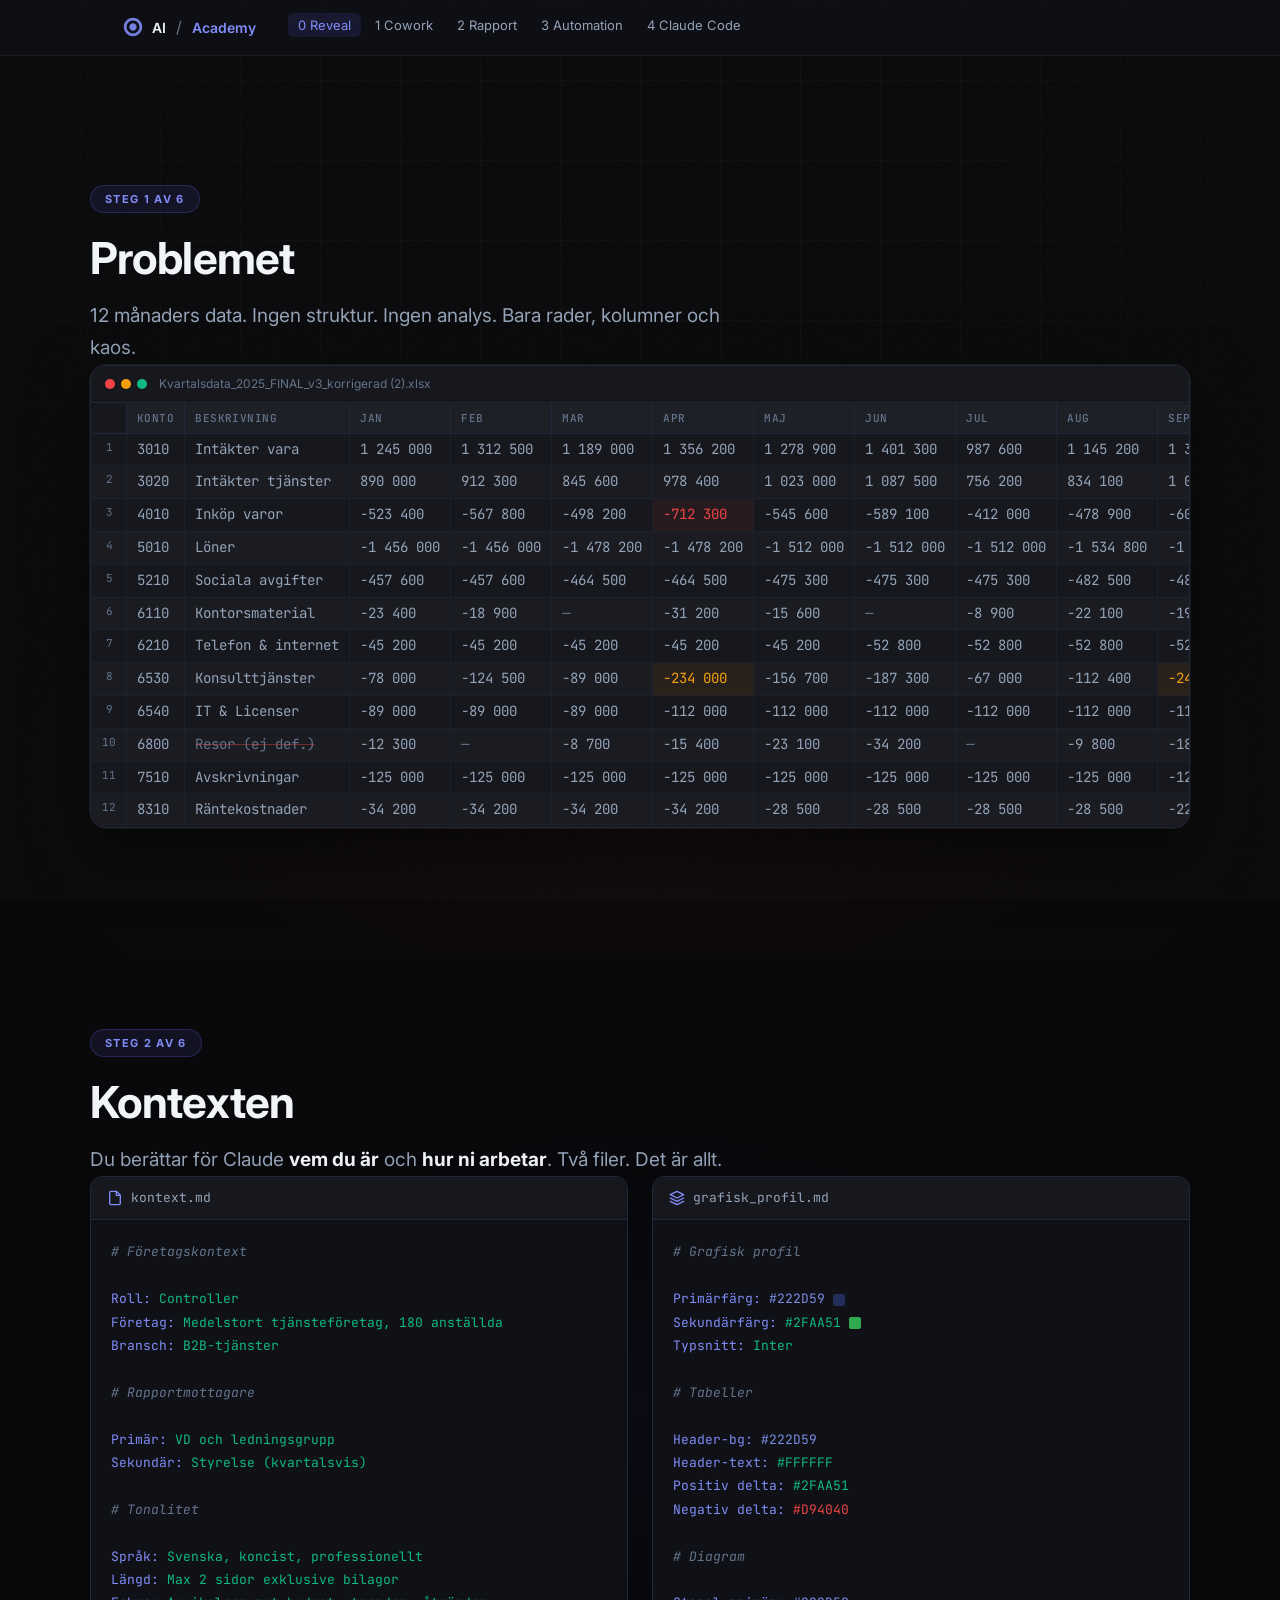
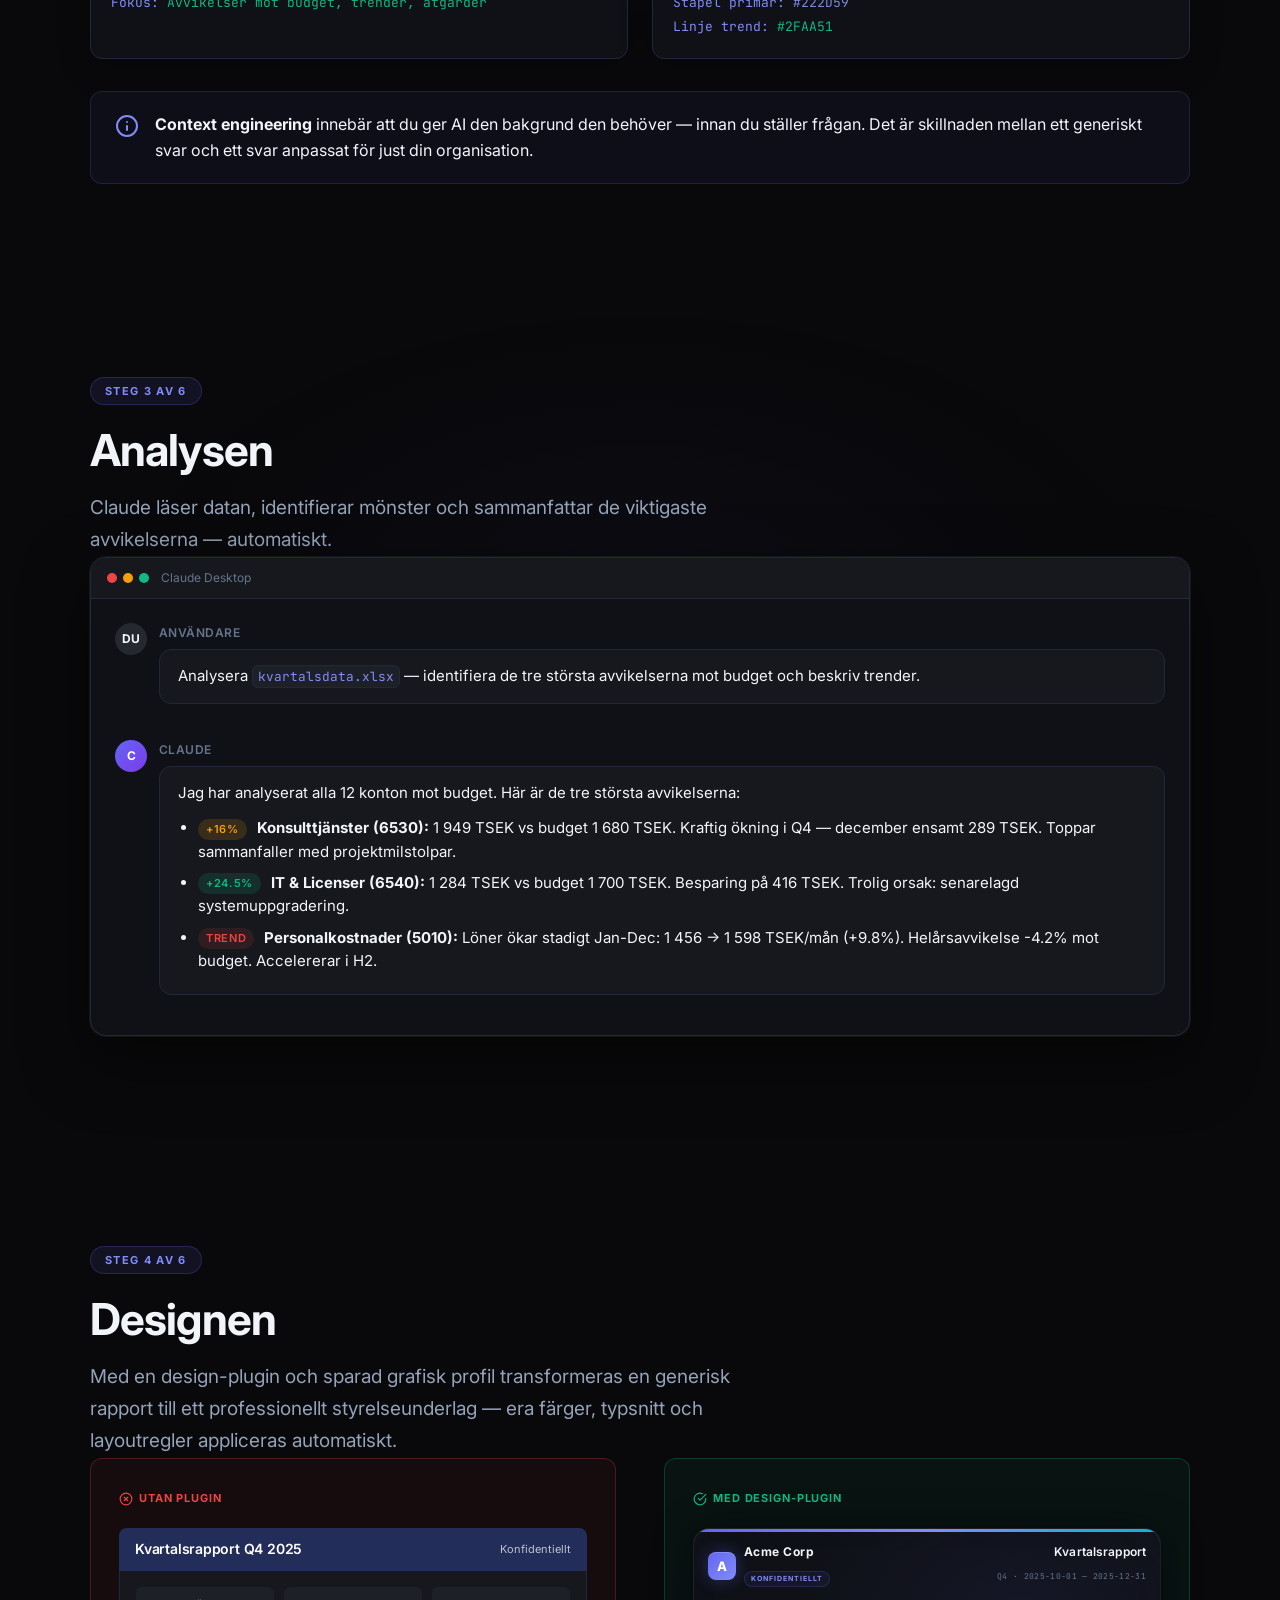
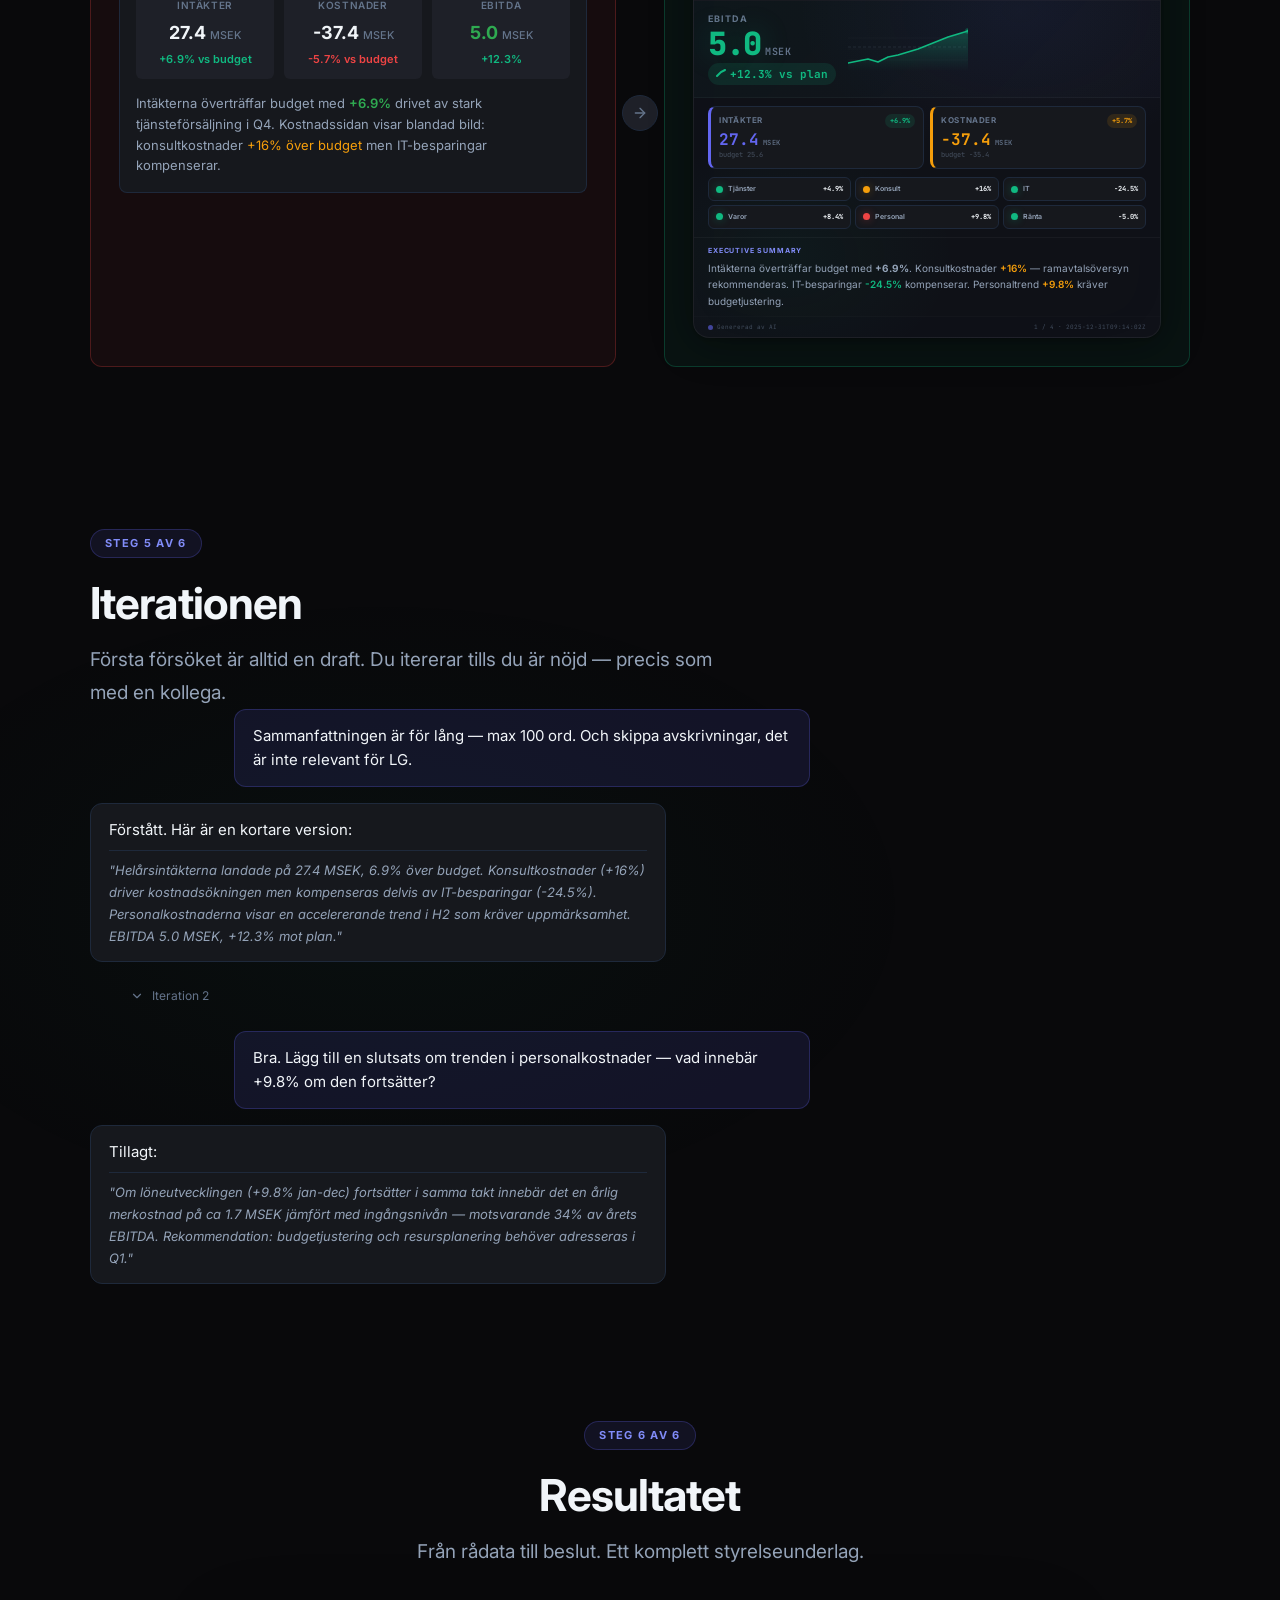
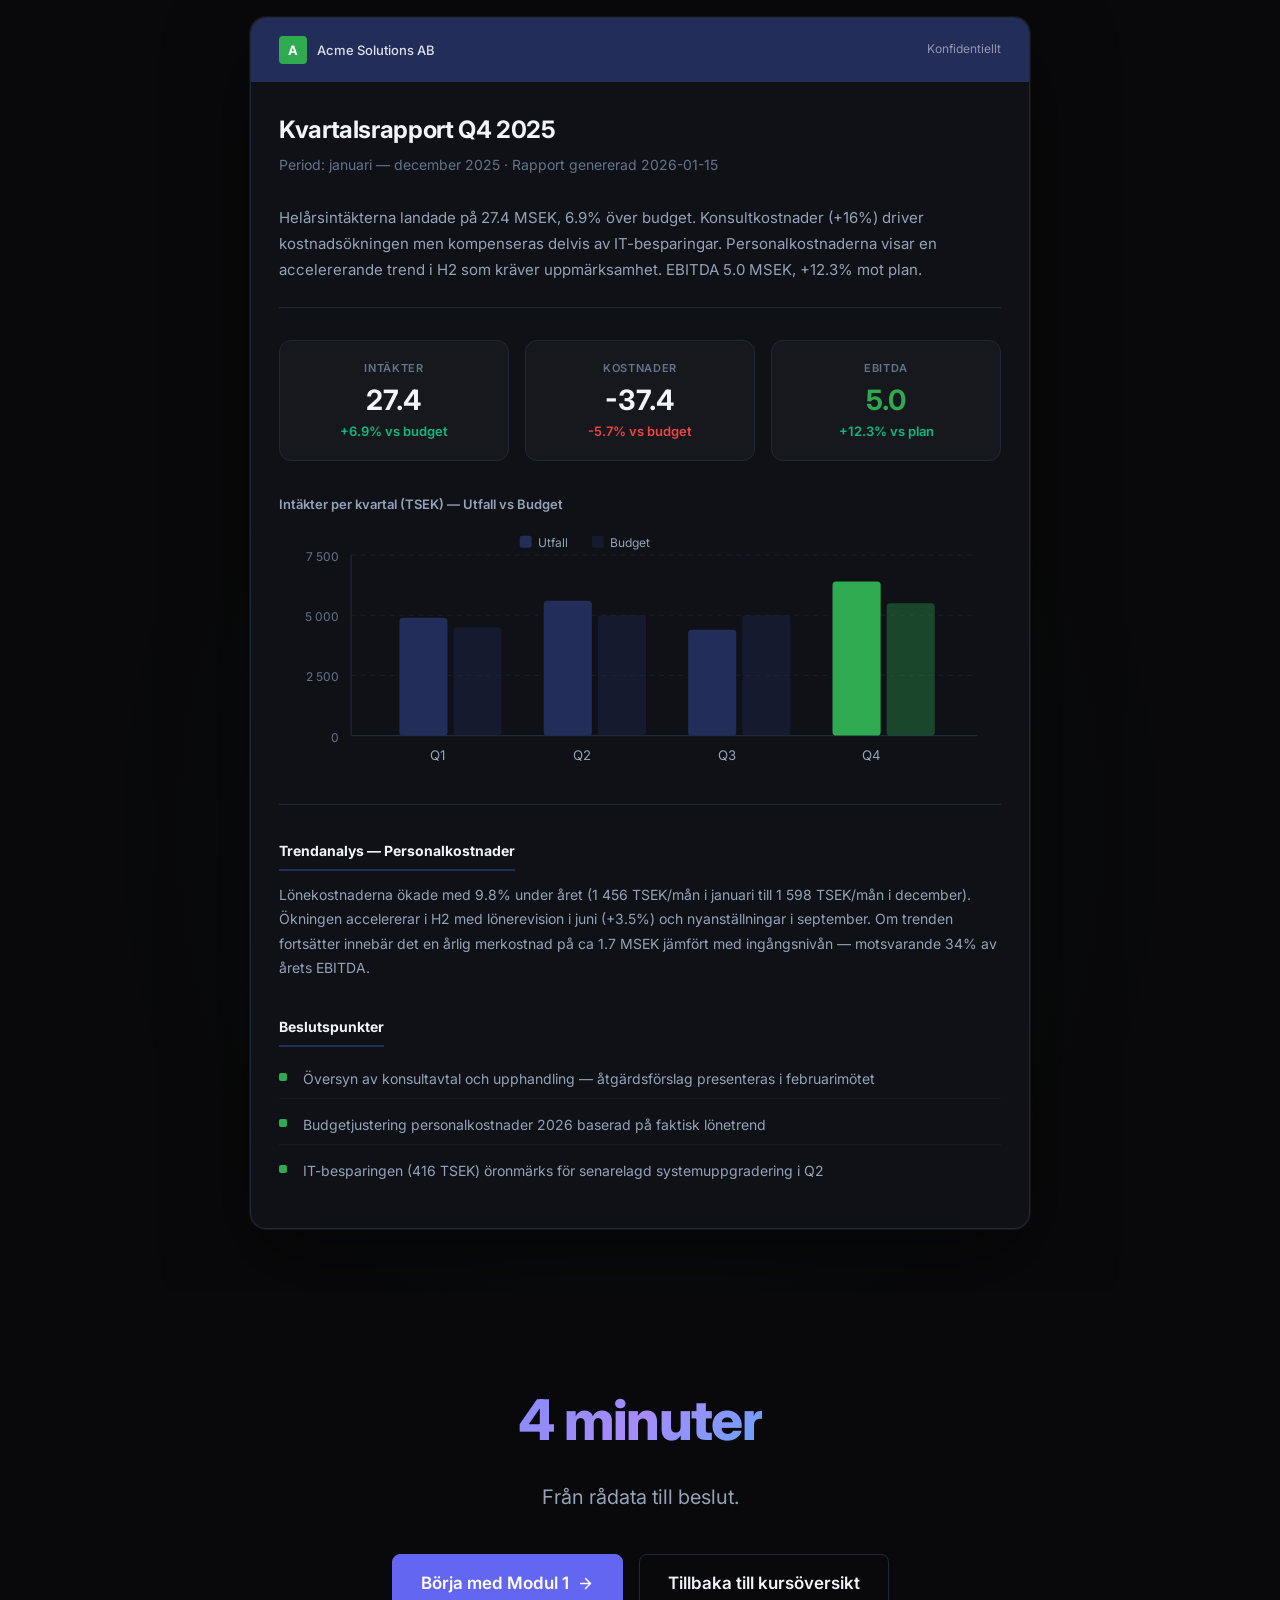
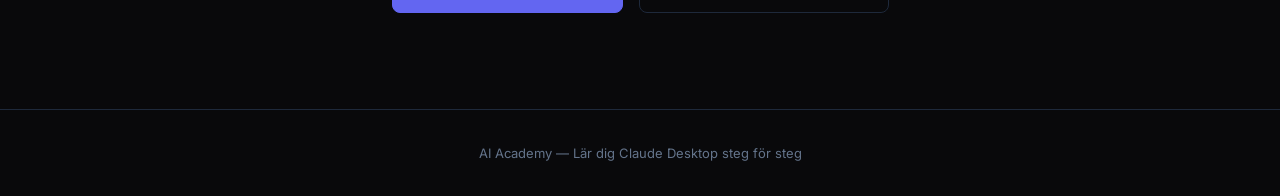
<file: reveal.html>
<!DOCTYPE html>
<html lang="sv">
<head>
  <meta charset="UTF-8">
  <meta name="viewport" content="width=device-width, initial-scale=1.0">
  <title>Från Excel till styrelseunderlag | AI Academy</title>

  <!-- OG tags -->
  <meta property="og:title" content="Från Excel till styrelseunderlag på 4 minuter">
  <meta property="og:description" content="Se hur rådata blir ett professionellt styrelseunderlag med Claude Desktop och context engineering.">
  <meta property="og:type" content="website">
  <meta property="og:image" content="./og-image.png">  <meta property="og:site_name" content="AI Academy">

  <!-- Fonts -->
  <link rel="preconnect" href="https://fonts.googleapis.com">
  <link rel="preconnect" href="https://fonts.gstatic.com" crossorigin>
  <link href="https://fonts.googleapis.com/css2?family=Inter:wght@400;500;600;700&family=JetBrains+Mono:wght@400;500&display=swap" rel="stylesheet">

  <!-- Design system -->
  <link rel="stylesheet" href="css/vitronia-v2.css">
  <link rel="stylesheet" href="css/academy.css">

  <style>
    /* =====================================================
       REVEAL PAGE — Section-specific styles
       ===================================================== */

    /* Full-viewport sections */
    .reveal-section {
      min-height: 100vh;
      display: flex;
      align-items: center;
      justify-content: center;
      padding: 4rem var(--content-padding-x);
      position: relative;
      overflow: hidden;
    }

    .reveal-section__inner {
      width: 100%;
      max-width: 1100px;
      margin: 0 auto;
    }

    .reveal-section__step {
      display: inline-flex;
      align-items: center;
      gap: 0.5rem;
      font-size: 0.6875rem;
      font-weight: 700;
      letter-spacing: 0.12em;
      text-transform: uppercase;
      color: var(--accent-hover);
      background: rgba(99, 102, 241, 0.1);
      border: 1px solid rgba(99, 102, 241, 0.25);
      border-radius: 99px;
      padding: 0.25rem 0.875rem;
      margin-bottom: 1.25rem;
    }

    .reveal-section__title {
      font-size: clamp(1.75rem, 4vw, 2.75rem);
      font-weight: 700;
      line-height: 1.15;
      letter-spacing: -0.02em;
      margin-bottom: 1rem;
      color: var(--text-primary);
    }

    .reveal-section__subtitle {
      font-size: clamp(1rem, 2vw, 1.1875rem);
      color: var(--text-secondary);
      line-height: 1.7;
      max-width: 640px;
      margin-bottom: 2.5rem;
    }

    /* =====================================================
       SECTION 1: Messy Excel mockup
       ===================================================== */

    .excel-mockup {
      background: var(--surface-1);
      border: 1px solid var(--border);
      border-radius: var(--radius-xl);
      overflow: hidden;
      box-shadow:
        0 0 0 1px var(--glass-border),
        0 24px 64px rgba(0, 0, 0, 0.5);
    }

    .excel-toolbar {
      background: var(--surface-2);
      border-bottom: 1px solid var(--border);
      padding: 0.5rem 0.875rem;
      display: flex;
      align-items: center;
      gap: 0.75rem;
    }

    .excel-toolbar__dots {
      display: flex;
      gap: 6px;
    }

    .excel-toolbar__dots span {
      width: 10px;
      height: 10px;
      border-radius: 50%;
    }
    .excel-toolbar__dots span:nth-child(1) { background: #EF4444; }
    .excel-toolbar__dots span:nth-child(2) { background: #F59E0B; }
    .excel-toolbar__dots span:nth-child(3) { background: #10B981; }

    .excel-toolbar__title {
      font-size: 0.75rem;
      color: var(--text-tertiary);
      font-family: var(--font-sans);
    }

    .excel-sheet {
      overflow-x: auto;
      scrollbar-width: thin;
      scrollbar-color: var(--surface-4) transparent;
    }

    .excel-sheet table {
      width: 100%;
      min-width: 900px;
      border-collapse: collapse;
      font-family: var(--font-mono);
      font-size: 0.75rem;
      line-height: 1.5;
    }

    .excel-sheet th {
      background: var(--surface-3);
      color: var(--text-tertiary);
      font-weight: 500;
      font-size: 0.6875rem;
      text-transform: uppercase;
      letter-spacing: 0.04em;
      padding: 0.375rem 0.625rem;
      border: 1px solid var(--border);
      text-align: left;
      white-space: nowrap;
      position: sticky;
      top: 0;
    }

    .excel-sheet td {
      padding: 0.3125rem 0.625rem;
      border: 1px solid rgba(30, 41, 59, 0.5);
      white-space: nowrap;
      color: var(--text-secondary);
    }

    .excel-sheet tr:nth-child(even) td {
      background: rgba(255, 255, 255, 0.015);
    }

    /* Row header */
    .excel-sheet td:first-child,
    .excel-sheet th:first-child {
      background: var(--surface-2);
      color: var(--text-tertiary);
      text-align: center;
      font-size: 0.6875rem;
      width: 32px;
      min-width: 32px;
    }

    /* Messy data styling */
    .cell--missing {
      color: var(--text-tertiary) !important;
      font-style: italic;
    }

    .cell--error {
      color: var(--red) !important;
      background: rgba(239, 68, 68, 0.08) !important;
    }

    .cell--warn {
      background: rgba(245, 158, 11, 0.08) !important;
      color: var(--amber) !important;
    }

    .cell--inconsistent {
      color: var(--text-tertiary) !important;
      text-decoration: line-through;
      text-decoration-color: rgba(239, 68, 68, 0.4);
    }

    .cell--highlight {
      background: rgba(99, 102, 241, 0.1) !important;
    }

    /* =====================================================
       SECTION 2: Context Engineering
       ===================================================== */

    .context-files {
      display: grid;
      grid-template-columns: 1fr 1fr;
      gap: 1.5rem;
    }

    .context-file {
      background: var(--surface-1);
      border: 1px solid var(--border);
      border-radius: var(--radius-lg);
      overflow: hidden;
      box-shadow: 0 8px 32px rgba(0, 0, 0, 0.25);
    }

    .context-file__header {
      display: flex;
      align-items: center;
      gap: 0.5rem;
      padding: 0.625rem 1rem;
      background: var(--surface-2);
      border-bottom: 1px solid var(--border);
    }

    .context-file__icon {
      width: 16px;
      height: 16px;
      color: var(--accent-hover);
      flex-shrink: 0;
    }

    .context-file__name {
      font-family: var(--font-mono);
      font-size: 0.8125rem;
      color: var(--text-secondary);
    }

    .context-file__body {
      padding: 1.25rem;
      font-family: var(--font-mono);
      font-size: 0.8125rem;
      line-height: 1.8;
      color: var(--text-secondary);
    }

    .context-file__body .key {
      color: var(--accent-hover);
    }

    .context-file__body .value {
      color: var(--green);
    }

    .context-file__body .comment {
      color: var(--text-tertiary);
      font-style: italic;
    }

    .context-annotation {
      margin-top: 2rem;
      padding: 1.25rem 1.5rem;
      background: rgba(99, 102, 241, 0.06);
      border: 1px solid rgba(99, 102, 241, 0.2);
      border-radius: var(--radius-lg);
      display: flex;
      align-items: flex-start;
      gap: 1rem;
    }

    .context-annotation__icon {
      width: 24px;
      height: 24px;
      color: var(--accent-hover);
      flex-shrink: 0;
      margin-top: 0.125rem;
    }

    .context-annotation__text {
      font-size: 1rem;
      color: var(--text-primary);
      line-height: 1.6;
    }

    /* =====================================================
       SECTION 3: Claude Working
       ===================================================== */

    .claude-interface {
      background: var(--surface-1);
      border: 1px solid var(--border);
      border-radius: var(--radius-xl);
      overflow: hidden;
      box-shadow:
        0 0 0 1px var(--glass-border),
        0 24px 64px rgba(0, 0, 0, 0.5);
    }

    .claude-titlebar {
      display: flex;
      align-items: center;
      gap: 0.75rem;
      padding: 0.625rem 1rem;
      background: var(--surface-2);
      border-bottom: 1px solid var(--border);
    }

    .claude-titlebar__dots {
      display: flex;
      gap: 6px;
    }

    .claude-titlebar__dots span {
      width: 10px;
      height: 10px;
      border-radius: 50%;
    }
    .claude-titlebar__dots span:nth-child(1) { background: #EF4444; }
    .claude-titlebar__dots span:nth-child(2) { background: #F59E0B; }
    .claude-titlebar__dots span:nth-child(3) { background: #10B981; }

    .claude-titlebar__label {
      font-size: 0.75rem;
      color: var(--text-tertiary);
    }

    .claude-chat {
      padding: 1.5rem;
      display: flex;
      flex-direction: column;
      gap: 1.25rem;
    }

    .chat-msg {
      display: flex;
      gap: 0.75rem;
      align-items: flex-start;
    }

    .chat-msg__avatar {
      width: 32px;
      height: 32px;
      border-radius: 50%;
      display: flex;
      align-items: center;
      justify-content: center;
      font-size: 0.75rem;
      font-weight: 700;
      flex-shrink: 0;
    }

    .chat-msg__avatar--user {
      background: var(--surface-4);
      color: var(--text-primary);
    }

    .chat-msg__avatar--claude {
      background: linear-gradient(135deg, var(--accent), #7c3aed);
      color: #fff;
    }

    .chat-msg__body {
      flex: 1;
      min-width: 0;
    }

    .chat-msg__name {
      font-size: 0.75rem;
      font-weight: 600;
      color: var(--text-tertiary);
      margin-bottom: 0.375rem;
      text-transform: uppercase;
      letter-spacing: 0.04em;
    }

    .chat-msg__text {
      font-size: 0.9375rem;
      color: var(--text-primary);
      line-height: 1.65;
      background: var(--surface-2);
      border: 1px solid var(--border);
      border-radius: var(--radius-lg);
      padding: 0.875rem 1.125rem;
    }

    .chat-msg__text code {
      font-family: var(--font-mono);
      font-size: 0.85em;
      background: var(--surface-3);
      color: var(--accent-hover);
      padding: 0.15em 0.4em;
      border-radius: var(--radius-sm);
    }

    .chat-msg__text ul {
      margin: 0.625rem 0 0;
      padding-left: 1.25rem;
      color: var(--text-primary);
    }

    .chat-msg__text li {
      margin-bottom: 0.5rem;
      line-height: 1.55;
    }

    .chat-msg__text .finding-label {
      display: inline-block;
      font-size: 0.6875rem;
      font-weight: 600;
      text-transform: uppercase;
      letter-spacing: 0.06em;
      padding: 0.125rem 0.5rem;
      border-radius: 99px;
      margin-right: 0.375rem;
      vertical-align: middle;
    }

    .finding-label--over {
      background: rgba(245, 158, 11, 0.15);
      color: var(--amber);
    }

    .finding-label--under {
      background: rgba(16, 185, 129, 0.15);
      color: var(--green);
    }

    .finding-label--trend {
      background: rgba(239, 68, 68, 0.12);
      color: var(--red);
    }

    /* =====================================================
       SECTION 4: Before / After
       ===================================================== */

    .before-after {
      display: grid;
      grid-template-columns: 1fr auto 1fr;
      gap: 0;
      align-items: stretch;
    }

    .ba-panel {
      border-radius: var(--radius-lg);
      padding: 1.75rem;
      position: relative;
    }

    .ba-panel--before {
      background: var(--before-bg);
      border: 1px solid var(--before-border);
    }

    .ba-panel--after {
      background: var(--after-bg);
      border: 1px solid var(--after-border);
    }

    .ba-panel__label {
      display: inline-flex;
      align-items: center;
      gap: 0.375rem;
      font-size: 0.6875rem;
      font-weight: 700;
      letter-spacing: 0.08em;
      text-transform: uppercase;
      margin-bottom: 1.25rem;
    }

    .ba-panel--before .ba-panel__label { color: var(--red); }
    .ba-panel--after .ba-panel__label { color: var(--green); }

    .ba-panel__label svg {
      width: 14px;
      height: 14px;
    }

    .ba-divider {
      display: flex;
      align-items: center;
      justify-content: center;
      width: 48px;
    }

    .ba-divider__arrow {
      width: 36px;
      height: 36px;
      background: var(--surface-3);
      border: 1px solid var(--border);
      border-radius: 50%;
      display: flex;
      align-items: center;
      justify-content: center;
      color: var(--text-tertiary);
    }

    .ba-divider__arrow svg {
      width: 16px;
      height: 16px;
    }

    /* Before: raw text */
    .raw-text {
      font-family: var(--font-mono);
      font-size: 0.8125rem;
      line-height: 1.8;
      color: var(--text-tertiary);
    }

    .raw-text p {
      color: var(--text-tertiary);
      margin-bottom: 0.75rem;
    }

    /* After: corporate report */
    .corp-report {
      font-size: 0.875rem;
    }

    .corp-report__header {
      background: #222D59;
      color: #fff;
      padding: 0.75rem 1rem;
      border-radius: var(--radius) var(--radius) 0 0;
      margin-bottom: 0;
      display: flex;
      align-items: center;
      justify-content: space-between;
    }

    .corp-report__header h4 {
      margin: 0;
      font-size: 0.875rem;
      font-weight: 600;
      color: #fff;
    }

    .corp-report__header span {
      font-size: 0.6875rem;
      opacity: 0.7;
    }

    .corp-report__body {
      background: var(--surface-2);
      border: 1px solid var(--border);
      border-top: none;
      border-radius: 0 0 var(--radius) var(--radius);
      padding: 1rem;
    }

    .corp-metrics {
      display: grid;
      grid-template-columns: repeat(3, 1fr);
      gap: 0.625rem;
      margin-bottom: 0.875rem;
    }

    .corp-metric {
      background: var(--surface-3);
      border-radius: var(--radius-sm);
      padding: 0.625rem 0.75rem;
      text-align: center;
    }

    .corp-metric__label {
      font-size: 0.625rem;
      font-weight: 600;
      text-transform: uppercase;
      letter-spacing: 0.06em;
      color: var(--text-tertiary);
      margin-bottom: 0.25rem;
    }

    .corp-metric__value {
      font-size: 1.125rem;
      font-weight: 700;
      color: var(--text-primary);
    }

    .corp-metric__delta {
      font-size: 0.6875rem;
      font-weight: 600;
      margin-top: 0.125rem;
    }

    .corp-metric__delta--up { color: var(--green); }
    .corp-metric__delta--down { color: var(--red); }

    .corp-report__text {
      font-size: 0.8125rem;
      color: var(--text-secondary);
      line-height: 1.6;
    }

    .corp-accent { color: #2FAA51; font-weight: 600; }

    /* =====================================================
       "Med design-plugin" — Premium report
       Full cyberpunk-finance glass panel aesthetic
       ===================================================== */

    @keyframes pr-pulse {
      0%, 100% { opacity: 1; box-shadow: 0 0 6px var(--accent-glow); }
      50% { opacity: 0.5; box-shadow: 0 0 2px var(--accent-glow); }
    }

    @keyframes pr-shimmer {
      0% { background-position: -200% 0; }
      100% { background-position: 200% 0; }
    }

    .premium-report {
      border-radius: var(--radius-xl);
      overflow: hidden;
      position: relative;
      background:
        radial-gradient(ellipse 80% 60% at 70% 20%, rgba(99, 102, 241, 0.07) 0%, transparent 60%),
        radial-gradient(ellipse 60% 50% at 20% 80%, rgba(16, 185, 129, 0.05) 0%, transparent 60%),
        var(--surface-1);
      border: 1px solid var(--glass-border);
      box-shadow:
        0 4px 40px rgba(0, 0, 0, 0.4),
        0 1px 3px rgba(0, 0, 0, 0.2),
        inset 0 1px 0 rgba(255, 255, 255, 0.06),
        inset 0 0 60px rgba(99, 102, 241, 0.015);
    }

    /* Animated gradient accent bar */
    .pr__accent {
      height: 3px;
      background: linear-gradient(
        90deg,
        var(--accent) 0%,
        var(--accent-hover) 25%,
        var(--cyan) 50%,
        var(--green) 75%,
        var(--accent) 100%
      );
      background-size: 200% 100%;
      animation: pr-shimmer 6s linear infinite;
    }

    /* Header */
    .pr__header {
      padding: 0.625rem 0.875rem;
      display: flex;
      align-items: center;
      justify-content: space-between;
      border-bottom: 1px solid rgba(255, 255, 255, 0.04);
    }

    .pr__brand {
      display: flex;
      align-items: center;
      gap: 0.5rem;
    }

    .pr__logo {
      width: 28px;
      height: 28px;
      background: linear-gradient(135deg, var(--accent), var(--accent-hover));
      border-radius: 8px;
      display: grid;
      place-items: center;
      font-size: 0.8125rem;
      font-weight: 800;
      color: #fff;
      box-shadow:
        0 0 16px rgba(99, 102, 241, 0.35),
        inset 0 1px 0 rgba(255, 255, 255, 0.2);
    }

    .pr__org {
      font-size: 0.75rem;
      font-weight: 700;
      color: var(--text-primary);
      letter-spacing: 0.04em;
    }

    .pr__conf {
      display: inline-block;
      font-size: 0.4375rem;
      font-weight: 700;
      letter-spacing: 0.14em;
      text-transform: uppercase;
      color: var(--accent-hover);
      background: var(--accent-soft);
      border: 1px solid rgba(99, 102, 241, 0.2);
      padding: 0.0625rem 0.375rem;
      border-radius: 99px;
      margin-top: 2px;
    }

    .pr__title-block {
      text-align: right;
    }

    .pr__title {
      margin: 0;
      font-size: 0.75rem;
      font-weight: 600;
      color: var(--text-primary);
      letter-spacing: 0.01em;
    }

    .pr__period {
      font-family: var(--font-mono);
      font-size: 0.5rem;
      color: var(--text-tertiary);
      letter-spacing: 0.04em;
      font-variant-numeric: tabular-nums;
    }

    /* ---- Hero KPI (EBITDA) ---- */
    .pr__hero {
      display: flex;
      align-items: center;
      gap: 0.75rem;
      padding: 0.625rem 0.875rem;
      background: linear-gradient(135deg, rgba(16, 185, 129, 0.04) 0%, rgba(99, 102, 241, 0.02) 100%);
      border-bottom: 1px solid rgba(255, 255, 255, 0.04);
    }

    .pr__hero-num {
      display: flex;
      align-items: baseline;
      gap: 0.25rem;
    }

    .pr__hero-val {
      font-family: var(--font-mono);
      font-size: 2rem;
      font-weight: 800;
      color: var(--green);
      line-height: 1;
      letter-spacing: -0.04em;
      font-variant-numeric: tabular-nums;
      text-shadow: 0 0 30px rgba(16, 185, 129, 0.3);
    }

    .pr__hero-unit {
      font-family: var(--font-mono);
      font-size: 0.625rem;
      font-weight: 600;
      color: var(--text-tertiary);
      text-transform: uppercase;
      letter-spacing: 0.06em;
    }

    .pr__hero-meta {
      flex: 1;
    }

    .pr__hero-label {
      font-size: 0.5625rem;
      font-weight: 700;
      text-transform: uppercase;
      letter-spacing: 0.1em;
      color: var(--text-tertiary);
      margin-bottom: 0.125rem;
    }

    .pr__hero-delta {
      display: inline-flex;
      align-items: center;
      gap: 0.25rem;
      font-family: var(--font-mono);
      font-size: 0.6875rem;
      font-weight: 700;
      color: var(--green);
      background: var(--green-soft);
      padding: 0.125rem 0.5rem;
      border-radius: 99px;
      font-variant-numeric: tabular-nums;
    }

    .pr__hero-delta svg {
      width: 10px;
      height: 10px;
    }

    /* Chart area */
    .pr__hero-chart {
      flex-shrink: 0;
      width: 120px;
      height: 44px;
      position: relative;
    }

    .pr__hero-chart svg {
      display: block;
      width: 100%;
      height: 100%;
    }

    .pr__chart-grid {
      stroke: rgba(255, 255, 255, 0.04);
      stroke-width: 0.5;
    }

    /* ---- Supporting KPI row ---- */
    .pr__kpis {
      display: grid;
      grid-template-columns: 1fr 1fr;
      gap: 0.375rem;
      padding: 0.5rem 0.875rem;
    }

    .pr__kpi {
      background: var(--surface-2);
      border: 1px solid var(--border);
      border-left: 3px solid var(--accent);
      border-radius: var(--radius);
      padding: 0.4375rem 0.5rem;
    }

    .pr__kpi--warn {
      border-left-color: var(--amber);
    }

    .pr__kpi-top {
      display: flex;
      align-items: center;
      justify-content: space-between;
      margin-bottom: 0.125rem;
    }

    .pr__kpi-label {
      font-size: 0.5rem;
      font-weight: 700;
      text-transform: uppercase;
      letter-spacing: 0.08em;
      color: var(--text-tertiary);
    }

    .pr__kpi-badge {
      font-family: var(--font-mono);
      font-size: 0.4375rem;
      font-weight: 700;
      padding: 0.0625rem 0.3125rem;
      border-radius: 99px;
      font-variant-numeric: tabular-nums;
    }

    .pr__kpi-badge--up {
      background: var(--green-soft);
      color: var(--green);
    }

    .pr__kpi-badge--warn {
      background: var(--amber-soft);
      color: var(--amber);
    }

    .pr__kpi-row {
      display: flex;
      align-items: baseline;
      gap: 0.25rem;
    }

    .pr__kpi-val {
      font-family: var(--font-mono);
      font-size: 1rem;
      font-weight: 700;
      color: var(--accent);
      font-variant-numeric: tabular-nums;
      line-height: 1.2;
    }

    .pr__kpi--warn .pr__kpi-val {
      color: var(--amber);
    }

    .pr__kpi-unit {
      font-family: var(--font-mono);
      font-size: 0.4375rem;
      font-weight: 500;
      color: var(--text-tertiary);
      text-transform: uppercase;
      letter-spacing: 0.06em;
    }

    .pr__kpi-sub {
      font-family: var(--font-mono);
      font-size: 0.4375rem;
      color: var(--text-tertiary);
      font-variant-numeric: tabular-nums;
      opacity: 0.6;
    }

    /* ---- Area barometer ---- */
    .pr__areas {
      display: grid;
      grid-template-columns: repeat(3, 1fr);
      gap: 0.25rem;
      padding: 0 0.875rem 0.5rem;
    }

    .pr__area {
      background: var(--surface-2);
      border: 1px solid var(--border);
      border-radius: var(--radius-sm);
      padding: 0.3125rem 0.4375rem;
      display: flex;
      align-items: center;
      gap: 0.3125rem;
    }

    .pr__tl {
      width: 7px;
      height: 7px;
      border-radius: 50%;
      flex-shrink: 0;
    }

    .pr__tl--green {
      background: var(--green);
      box-shadow: 0 0 8px rgba(16, 185, 129, 0.4);
    }

    .pr__tl--amber {
      background: var(--amber);
      box-shadow: 0 0 8px rgba(245, 158, 11, 0.35);
    }

    .pr__tl--red {
      background: var(--red);
      box-shadow: 0 0 8px rgba(239, 68, 68, 0.4);
    }

    .pr__area-name {
      font-size: 0.4375rem;
      font-weight: 600;
      color: var(--text-secondary);
    }

    .pr__area-val {
      font-family: var(--font-mono);
      font-size: 0.4375rem;
      font-weight: 700;
      color: var(--text-primary);
      margin-left: auto;
      font-variant-numeric: tabular-nums;
    }

    /* ---- Executive summary ---- */
    .pr__summary {
      padding: 0.4375rem 0.875rem;
      border-top: 1px solid rgba(255, 255, 255, 0.04);
    }

    .pr__summary-label {
      font-size: 0.4375rem;
      font-weight: 700;
      text-transform: uppercase;
      letter-spacing: 0.12em;
      color: var(--accent-hover);
      margin-bottom: 0.1875rem;
    }

    .pr__summary p {
      font-size: 0.625rem;
      line-height: 1.65;
      color: var(--text-secondary);
      margin: 0;
    }

    .pr__hl-warn { color: var(--amber); font-weight: 600; }
    .pr__hl-ok { color: var(--green); font-weight: 600; }

    /* ---- Footer ---- */
    .pr__footer {
      padding: 0.3125rem 0.875rem;
      display: flex;
      align-items: center;
      justify-content: space-between;
      border-top: 1px solid rgba(255, 255, 255, 0.03);
      font-family: var(--font-mono);
      font-size: 0.375rem;
      color: var(--text-tertiary);
      opacity: 0.6;
      font-variant-numeric: tabular-nums;
    }

    .pr__footer-powered {
      display: flex;
      align-items: center;
      gap: 0.25rem;
    }

    .pr__footer-dot {
      width: 5px;
      height: 5px;
      background: var(--accent);
      border-radius: 50%;
      animation: pr-pulse 2s ease-in-out infinite;
    }

    /* =====================================================
       SECTION 5: Iteration
       ===================================================== */

    .iteration-chat {
      max-width: 720px;
      display: flex;
      flex-direction: column;
      gap: 1rem;
    }

    .iter-msg {
      display: flex;
      gap: 0.75rem;
      align-items: flex-start;
    }

    .iter-msg--user {
      flex-direction: row-reverse;
    }

    .iter-bubble {
      max-width: 80%;
      font-size: 0.9375rem;
      line-height: 1.6;
      padding: 0.875rem 1.125rem;
      border-radius: var(--radius-lg);
    }

    .iter-msg--user .iter-bubble {
      background: rgba(99, 102, 241, 0.12);
      border: 1px solid rgba(99, 102, 241, 0.25);
      color: var(--text-primary);
    }

    .iter-msg--claude .iter-bubble {
      background: var(--surface-2);
      border: 1px solid var(--border);
      color: var(--text-primary);
    }

    .iter-bubble__revision {
      font-size: 0.8125rem;
      font-style: italic;
      color: var(--text-secondary);
      margin-top: 0.5rem;
      padding-top: 0.5rem;
      border-top: 1px solid var(--border);
      line-height: 1.7;
    }

    .iter-arrow {
      display: flex;
      align-items: center;
      gap: 0.5rem;
      color: var(--text-tertiary);
      font-size: 0.75rem;
      padding: 0.5rem 0 0.5rem 2.5rem;
    }

    .iter-arrow svg {
      width: 14px;
      height: 14px;
    }

    /* =====================================================
       SECTION 6: Final Report
       ===================================================== */

    .final-report {
      background: var(--surface-1);
      border: 1px solid var(--border);
      border-radius: var(--radius-xl);
      overflow: hidden;
      box-shadow:
        0 0 0 1px var(--glass-border),
        0 32px 80px rgba(0, 0, 0, 0.5);
      max-width: 780px;
      margin: 0 auto;
    }

    .final-report__bar {
      background: #222D59;
      padding: 1.125rem 1.75rem;
      display: flex;
      align-items: center;
      justify-content: space-between;
    }

    .final-report__bar-brand {
      display: flex;
      align-items: center;
      gap: 0.625rem;
    }

    .final-report__logo {
      width: 28px;
      height: 28px;
      background: #2FAA51;
      border-radius: 4px;
      display: flex;
      align-items: center;
      justify-content: center;
      color: #fff;
      font-weight: 700;
      font-size: 0.8125rem;
    }

    .final-report__company {
      font-size: 0.8125rem;
      color: rgba(255,255,255,0.85);
      font-weight: 500;
    }

    .final-report__date {
      font-size: 0.75rem;
      color: rgba(255,255,255,0.5);
    }

    .final-report__content {
      padding: 2rem 1.75rem;
    }

    .final-report__title {
      font-size: 1.5rem;
      font-weight: 700;
      color: var(--text-primary);
      margin-bottom: 0.5rem;
    }

    .final-report__period {
      font-size: 0.875rem;
      color: var(--text-tertiary);
      margin-bottom: 1.75rem;
    }

    .final-report__summary {
      font-size: 0.9375rem;
      color: var(--text-secondary);
      line-height: 1.75;
      margin-bottom: 2rem;
      padding-bottom: 1.5rem;
      border-bottom: 1px solid var(--border);
    }

    .final-metrics {
      display: grid;
      grid-template-columns: repeat(3, 1fr);
      gap: 1rem;
      margin-bottom: 2rem;
    }

    .final-metric {
      background: var(--surface-2);
      border: 1px solid var(--border);
      border-radius: var(--radius-lg);
      padding: 1.125rem;
      text-align: center;
    }

    .final-metric__label {
      font-size: 0.6875rem;
      font-weight: 600;
      text-transform: uppercase;
      letter-spacing: 0.06em;
      color: var(--text-tertiary);
      margin-bottom: 0.5rem;
    }

    .final-metric__value {
      font-size: 1.75rem;
      font-weight: 700;
      color: var(--text-primary);
      line-height: 1;
    }

    .final-metric__delta {
      font-size: 0.8125rem;
      font-weight: 600;
      margin-top: 0.375rem;
    }

    .final-metric__delta--up { color: var(--green); }
    .final-metric__delta--down { color: var(--red); }

    /* SVG Bar chart */
    .final-chart {
      margin-bottom: 2rem;
      padding-bottom: 1.5rem;
      border-bottom: 1px solid var(--border);
    }

    .final-chart__title {
      font-size: 0.8125rem;
      font-weight: 600;
      color: var(--text-secondary);
      margin-bottom: 1rem;
    }

    .final-chart svg {
      width: 100%;
      height: auto;
    }

    .final-report__section-title {
      font-size: 0.875rem;
      font-weight: 700;
      color: var(--text-primary);
      margin-bottom: 0.75rem;
      padding-bottom: 0.375rem;
      border-bottom: 2px solid #222D59;
      display: inline-block;
    }

    .final-report__text {
      font-size: 0.875rem;
      color: var(--text-secondary);
      line-height: 1.75;
      margin-bottom: 1.5rem;
    }

    .final-report__actions {
      list-style: none;
      padding: 0;
      margin: 0;
    }

    .final-report__actions li {
      font-size: 0.875rem;
      color: var(--text-secondary);
      line-height: 1.65;
      padding: 0.5rem 0 0.5rem 1.5rem;
      position: relative;
      border-bottom: 1px solid rgba(30, 41, 59, 0.4);
    }

    .final-report__actions li:last-child {
      border-bottom: none;
    }

    .final-report__actions li::before {
      content: '';
      position: absolute;
      left: 0;
      top: 0.875rem;
      width: 8px;
      height: 8px;
      background: #2FAA51;
      border-radius: 2px;
    }

    /* =====================================================
       CTA Section
       ===================================================== */

    .reveal-cta {
      text-align: center;
      padding: 5rem var(--content-padding-x) 6rem;
    }

    .reveal-cta__time {
      display: inline-flex;
      align-items: center;
      gap: 0.5rem;
      font-size: 3.5rem;
      font-weight: 800;
      letter-spacing: -0.03em;
      background: linear-gradient(135deg, var(--accent-hover) 0%, #a78bfa 50%, #60a5fa 100%);
      -webkit-background-clip: text;
      -webkit-text-fill-color: transparent;
      background-clip: text;
      margin-bottom: 0.75rem;
    }

    .reveal-cta__caption {
      font-size: 1.25rem;
      color: var(--text-secondary);
      margin-bottom: 2.5rem;
    }

    /* =====================================================
       Footer
       ===================================================== */

    .reveal-footer {
      border-top: 1px solid var(--border);
      padding: 2rem var(--content-padding-x);
      text-align: center;
    }

    .reveal-footer__text {
      font-size: 0.8125rem;
      color: var(--text-tertiary);
    }

    /* =====================================================
       Reduced motion
       ===================================================== */

    @media (prefers-reduced-motion: reduce) {
      .animate-on-scroll {
        opacity: 1 !important;
        transform: none !important;
        transition: none !important;
      }
    }

    /* =====================================================
       Mobile responsive
       ===================================================== */

    @media (max-width: 768px) {
      .reveal-section {
        min-height: auto;
        padding: 3rem var(--content-padding-x);
      }

      .context-files {
        grid-template-columns: 1fr;
      }

      .before-after {
        grid-template-columns: 1fr;
        gap: 1rem;
      }

      .ba-divider {
        width: auto;
        height: 48px;
      }

      .ba-divider__arrow {
        transform: rotate(90deg);
      }

      .corp-metrics,
      .final-metrics {
        grid-template-columns: 1fr;
      }

      .iter-bubble {
        max-width: 100%;
      }

      .reveal-cta__time {
        font-size: 2.5rem;
      }

      .final-report__content {
        padding: 1.25rem;
      }

      .final-report__bar {
        padding: 0.875rem 1.25rem;
      }
    }
  </style>
</head>
<body>

  <!-- ============================================================
       NAV
       ============================================================ -->
  <nav class="academy-nav">
    <div class="academy-nav__inner">
      <a href="index.html" class="academy-nav__brand">
        <svg class="academy-nav__brand-logo" viewBox="0 0 24 24" fill="none" xmlns="http://www.w3.org/2000/svg">
          <path d="M12 2C6.48 2 2 6.48 2 12s4.48 10 10 10 10-4.48 10-10S17.52 2 12 2zm0 3c3.87 0 7 3.13 7 7s-3.13 7-7 7-7-3.13-7-7 3.13-7 7-7zm0 3c-2.21 0-4 1.79-4 4s1.79 4 4 4 4-1.79 4-4-1.79-4-4-4zm0 3c-.55 0-1 .45-1 1s.45 1 1 1 1-.45 1-1-.45-1-1-1z" fill="currentColor" opacity="0.9"/>
        </svg>
        <span class="academy-nav__brand-name">AI</span>
        <span class="academy-nav__brand-sep">/</span>
        <span class="academy-nav__brand-name" style="color: var(--accent-hover);">Academy</span>
      </a>
      <ul class="academy-nav__links">
        <li><a href="reveal.html" class="academy-nav__link module-nav-link active" aria-current="page">0 Reveal</a></li>
        <li><a href="cowork.html" class="academy-nav__link module-nav-link">1 Cowork</a></li>
        <li><a href="rapport.html" class="academy-nav__link module-nav-link">2 Rapport</a></li>
        <li><a href="automation.html" class="academy-nav__link module-nav-link">3 Automation</a></li>
        <li><a href="claude-code.html" class="academy-nav__link module-nav-link">4 Claude Code</a></li>
      </ul>
      <button class="academy-nav__hamburger" aria-label="Meny" aria-expanded="false" onclick="this.setAttribute('aria-expanded', this.getAttribute('aria-expanded')==='false');document.getElementById('mobile-drawer').classList.toggle('open');">
        <span></span><span></span><span></span>
      </button>
    </div>
  </nav>

  <!-- Mobile drawer -->
  <div class="academy-nav__mobile-drawer" id="mobile-drawer">
    <a href="reveal.html" class="academy-nav__mobile-link active">0 Reveal</a>
    <a href="cowork.html" class="academy-nav__mobile-link">1 Cowork</a>
    <a href="rapport.html" class="academy-nav__mobile-link">2 Rapport</a>
    <a href="automation.html" class="academy-nav__mobile-link">3 Automation</a>
    <a href="claude-code.html" class="academy-nav__mobile-link">4 Claude Code</a>
  </div>

  <!-- Progress bar -->
  <div class="progress-bar" aria-hidden="true"></div>

  <main>

    <!-- ============================================================
         SECTION 1: "Problemet" — Messy Excel
         ============================================================ -->
    <section class="reveal-section" data-section="problemet" style="background: radial-gradient(ellipse 80% 60% at 50% 80%, rgba(239,68,68,0.04) 0%, transparent 70%);">
      <div class="reveal-section__inner">

        <div class="animate-on-scroll">
          <span class="reveal-section__step">Steg 1 av 6</span>
          <h2 class="reveal-section__title">Problemet</h2>
          <p class="reveal-section__subtitle">
            12 månaders data. Ingen struktur. Ingen analys. Bara rader, kolumner och kaos.
          </p>
        </div>

        <div class="excel-mockup animate-on-scroll" data-delay="200">
          <div class="excel-toolbar">
            <div class="excel-toolbar__dots">
              <span></span><span></span><span></span>
            </div>
            <span class="excel-toolbar__title">Kvartalsdata_2025_FINAL_v3_korrigerad (2).xlsx</span>
          </div>
          <div class="excel-sheet">
            <table>
              <thead>
                <tr>
                  <th></th>
                  <th>Konto</th>
                  <th>Beskrivning</th>
                  <th>Jan</th>
                  <th>Feb</th>
                  <th>Mar</th>
                  <th>Apr</th>
                  <th>Maj</th>
                  <th>Jun</th>
                  <th>Jul</th>
                  <th>Aug</th>
                  <th>Sep</th>
                  <th>Okt</th>
                  <th>Nov</th>
                  <th>Dec</th>
                  <th>Helår</th>
                  <th>Budget</th>
                  <th>Avvikelse</th>
                </tr>
              </thead>
              <tbody>
                <tr>
                  <td>1</td>
                  <td>3010</td>
                  <td>Intäkter vara</td>
                  <td>1 245 000</td>
                  <td>1 312 500</td>
                  <td>1 189 000</td>
                  <td>1 356 200</td>
                  <td>1 278 900</td>
                  <td>1 401 300</td>
                  <td>987 600</td>
                  <td>1 145 200</td>
                  <td>1 367 800</td>
                  <td>1 423 100</td>
                  <td>1 389 000</td>
                  <td>1 512 400</td>
                  <td>15 608 000</td>
                  <td>14 400 000</td>
                  <td class="cell--highlight">+8.4%</td>
                </tr>
                <tr>
                  <td>2</td>
                  <td>3020</td>
                  <td>Intäkter tjänster</td>
                  <td>890 000</td>
                  <td>912 300</td>
                  <td>845 600</td>
                  <td>978 400</td>
                  <td>1 023 000</td>
                  <td>1 087 500</td>
                  <td>756 200</td>
                  <td>834 100</td>
                  <td>1 045 700</td>
                  <td>1 112 300</td>
                  <td>1 067 800</td>
                  <td>1 198 600</td>
                  <td>11 751 500</td>
                  <td>11 200 000</td>
                  <td>+4.9%</td>
                </tr>
                <tr>
                  <td>3</td>
                  <td>4010</td>
                  <td>Inköp varor</td>
                  <td>-523 400</td>
                  <td>-567 800</td>
                  <td>-498 200</td>
                  <td class="cell--error">-712 300</td>
                  <td>-545 600</td>
                  <td>-589 100</td>
                  <td>-412 000</td>
                  <td>-478 900</td>
                  <td>-601 200</td>
                  <td>-623 400</td>
                  <td>-587 300</td>
                  <td>-645 200</td>
                  <td>-6 784 400</td>
                  <td>-6 200 000</td>
                  <td class="cell--error">-9.4%</td>
                </tr>
                <tr>
                  <td>4</td>
                  <td>5010</td>
                  <td>Löner</td>
                  <td>-1 456 000</td>
                  <td>-1 456 000</td>
                  <td>-1 478 200</td>
                  <td>-1 478 200</td>
                  <td>-1 512 000</td>
                  <td>-1 512 000</td>
                  <td>-1 512 000</td>
                  <td>-1 534 800</td>
                  <td>-1 534 800</td>
                  <td>-1 567 000</td>
                  <td>-1 567 000</td>
                  <td class="cell--warn">-1 598 400</td>
                  <td>-18 206 400</td>
                  <td>-17 472 000</td>
                  <td class="cell--warn">-4.2%</td>
                </tr>
                <tr>
                  <td>5</td>
                  <td>5210</td>
                  <td>Sociala avgifter</td>
                  <td>-457 600</td>
                  <td>-457 600</td>
                  <td>-464 500</td>
                  <td>-464 500</td>
                  <td>-475 300</td>
                  <td>-475 300</td>
                  <td>-475 300</td>
                  <td>-482 500</td>
                  <td>-482 500</td>
                  <td>-492 600</td>
                  <td>-492 600</td>
                  <td>-502 500</td>
                  <td>-5 722 800</td>
                  <td>-5 500 000</td>
                  <td>-4.1%</td>
                </tr>
                <tr>
                  <td>6</td>
                  <td>6110</td>
                  <td>Kontorsmaterial</td>
                  <td>-23 400</td>
                  <td>-18 900</td>
                  <td class="cell--missing">—</td>
                  <td>-31 200</td>
                  <td>-15 600</td>
                  <td class="cell--missing">—</td>
                  <td>-8 900</td>
                  <td>-22 100</td>
                  <td>-19 700</td>
                  <td>-27 800</td>
                  <td>-14 300</td>
                  <td>-21 600</td>
                  <td class="cell--missing">—</td>
                  <td>-240 000</td>
                  <td class="cell--missing">—</td>
                </tr>
                <tr>
                  <td>7</td>
                  <td>6210</td>
                  <td>Telefon & internet</td>
                  <td>-45 200</td>
                  <td>-45 200</td>
                  <td>-45 200</td>
                  <td>-45 200</td>
                  <td>-45 200</td>
                  <td>-52 800</td>
                  <td>-52 800</td>
                  <td>-52 800</td>
                  <td>-52 800</td>
                  <td>-52 800</td>
                  <td>-52 800</td>
                  <td>-52 800</td>
                  <td>-593 600</td>
                  <td>-540 000</td>
                  <td>-9.9%</td>
                </tr>
                <tr>
                  <td>8</td>
                  <td>6530</td>
                  <td>Konsulttjänster</td>
                  <td>-78 000</td>
                  <td>-124 500</td>
                  <td>-89 000</td>
                  <td class="cell--warn">-234 000</td>
                  <td>-156 700</td>
                  <td>-187 300</td>
                  <td>-67 000</td>
                  <td>-112 400</td>
                  <td class="cell--warn">-245 800</td>
                  <td>-198 000</td>
                  <td>-167 200</td>
                  <td class="cell--warn">-289 000</td>
                  <td>-1 948 900</td>
                  <td>-1 680 000</td>
                  <td class="cell--warn">+16%</td>
                </tr>
                <tr>
                  <td>9</td>
                  <td>6540</td>
                  <td>IT & Licenser</td>
                  <td>-89 000</td>
                  <td>-89 000</td>
                  <td>-89 000</td>
                  <td>-112 000</td>
                  <td>-112 000</td>
                  <td>-112 000</td>
                  <td>-112 000</td>
                  <td>-112 000</td>
                  <td>-112 000</td>
                  <td>-112 000</td>
                  <td>-112 000</td>
                  <td>-112 000</td>
                  <td>-1 284 000</td>
                  <td>-1 700 000</td>
                  <td class="cell--highlight">+24.5%</td>
                </tr>
                <tr>
                  <td>10</td>
                  <td>6800</td>
                  <td class="cell--inconsistent">Resor (ej def.)</td>
                  <td>-12 300</td>
                  <td class="cell--missing">—</td>
                  <td>-8 700</td>
                  <td>-15 400</td>
                  <td>-23 100</td>
                  <td>-34 200</td>
                  <td class="cell--missing">—</td>
                  <td>-9 800</td>
                  <td>-18 600</td>
                  <td>-21 300</td>
                  <td>-14 900</td>
                  <td class="cell--error">SEK???</td>
                  <td class="cell--error">#REF!</td>
                  <td>-180 000</td>
                  <td class="cell--error">#REF!</td>
                </tr>
                <tr>
                  <td>11</td>
                  <td>7510</td>
                  <td>Avskrivningar</td>
                  <td>-125 000</td>
                  <td>-125 000</td>
                  <td>-125 000</td>
                  <td>-125 000</td>
                  <td>-125 000</td>
                  <td>-125 000</td>
                  <td>-125 000</td>
                  <td>-125 000</td>
                  <td>-125 000</td>
                  <td>-125 000</td>
                  <td>-125 000</td>
                  <td>-125 000</td>
                  <td>-1 500 000</td>
                  <td>-1 500 000</td>
                  <td>0.0%</td>
                </tr>
                <tr>
                  <td>12</td>
                  <td>8310</td>
                  <td>Räntekostnader</td>
                  <td>-34 200</td>
                  <td>-34 200</td>
                  <td>-34 200</td>
                  <td>-34 200</td>
                  <td>-28 500</td>
                  <td>-28 500</td>
                  <td>-28 500</td>
                  <td>-28 500</td>
                  <td>-22 800</td>
                  <td>-22 800</td>
                  <td>-22 800</td>
                  <td>-22 800</td>
                  <td>-342 000</td>
                  <td>-360 000</td>
                  <td>+5.0%</td>
                </tr>
              </tbody>
            </table>
          </div>
        </div>
      </div>
    </section>


    <!-- ============================================================
         SECTION 2: "Kontexten" — Context Engineering
         ============================================================ -->
    <section class="reveal-section" data-section="kontexten" style="background: radial-gradient(ellipse 70% 50% at 50% 50%, rgba(99,102,241,0.05) 0%, transparent 70%);">
      <div class="reveal-section__inner">

        <div class="animate-on-scroll">
          <span class="reveal-section__step">Steg 2 av 6</span>
          <h2 class="reveal-section__title">Kontexten</h2>
          <p class="reveal-section__subtitle">
            Du berättar för Claude <strong style="color: var(--text-primary);">vem du är</strong> och <strong style="color: var(--text-primary);">hur ni arbetar</strong>. Två filer. Det är allt.
          </p>
        </div>

        <div class="context-files animate-on-scroll" data-delay="200">
          <!-- File 1: kontext.md -->
          <div class="context-file">
            <div class="context-file__header">
              <svg class="context-file__icon" viewBox="0 0 24 24" fill="none" stroke="currentColor" stroke-width="2" stroke-linecap="round" stroke-linejoin="round">
                <path d="M14 2H6a2 2 0 0 0-2 2v16a2 2 0 0 0 2 2h12a2 2 0 0 0 2-2V8z"/>
                <polyline points="14 2 14 8 20 8"/>
              </svg>
              <span class="context-file__name">kontext.md</span>
            </div>
            <div class="context-file__body">
              <span class="comment"># Företagskontext</span><br><br>
              <span class="key">Roll:</span> <span class="value">Controller</span><br>
              <span class="key">Företag:</span> <span class="value">Medelstort tjänsteföretag, 180 anställda</span><br>
              <span class="key">Bransch:</span> <span class="value">B2B-tjänster</span><br><br>
              <span class="comment"># Rapportmottagare</span><br><br>
              <span class="key">Primär:</span> <span class="value">VD och ledningsgrupp</span><br>
              <span class="key">Sekundär:</span> <span class="value">Styrelse (kvartalsvis)</span><br><br>
              <span class="comment"># Tonalitet</span><br><br>
              <span class="key">Språk:</span> <span class="value">Svenska, koncist, professionellt</span><br>
              <span class="key">Längd:</span> <span class="value">Max 2 sidor exklusive bilagor</span><br>
              <span class="key">Fokus:</span> <span class="value">Avvikelser mot budget, trender, åtgärder</span>
            </div>
          </div>

          <!-- File 2: grafisk_profil.md -->
          <div class="context-file">
            <div class="context-file__header">
              <svg class="context-file__icon" viewBox="0 0 24 24" fill="none" stroke="currentColor" stroke-width="2" stroke-linecap="round" stroke-linejoin="round">
                <path d="M12 2L2 7l10 5 10-5-10-5z"/>
                <path d="M2 17l10 5 10-5"/>
                <path d="M2 12l10 5 10-5"/>
              </svg>
              <span class="context-file__name">grafisk_profil.md</span>
            </div>
            <div class="context-file__body">
              <span class="comment"># Grafisk profil</span><br><br>
              <span class="key">Primärfärg:</span> <span class="value" style="color: #7B8CDE;">#222D59</span> <span style="display:inline-block;width:12px;height:12px;background:#222D59;border-radius:2px;vertical-align:middle;"></span><br>
              <span class="key">Sekundärfärg:</span> <span class="value">#2FAA51</span> <span style="display:inline-block;width:12px;height:12px;background:#2FAA51;border-radius:2px;vertical-align:middle;"></span><br>
              <span class="key">Typsnitt:</span> <span class="value">Inter</span><br><br>
              <span class="comment"># Tabeller</span><br><br>
              <span class="key">Header-bg:</span> <span class="value" style="color: #7B8CDE;">#222D59</span><br>
              <span class="key">Header-text:</span> <span class="value">#FFFFFF</span><br>
              <span class="key">Positiv delta:</span> <span class="value">#2FAA51</span><br>
              <span class="key">Negativ delta:</span> <span class="value" style="color: #EF4444;">#D94040</span><br><br>
              <span class="comment"># Diagram</span><br><br>
              <span class="key">Stapel primär:</span> <span class="value" style="color: #7B8CDE;">#222D59</span><br>
              <span class="key">Linje trend:</span> <span class="value">#2FAA51</span>
            </div>
          </div>
        </div>

        <div class="context-annotation animate-on-scroll" data-delay="400">
          <svg class="context-annotation__icon" viewBox="0 0 24 24" fill="none" stroke="currentColor" stroke-width="2" stroke-linecap="round" stroke-linejoin="round">
            <circle cx="12" cy="12" r="10"/>
            <path d="M12 16v-4"/>
            <path d="M12 8h.01"/>
          </svg>
          <p class="context-annotation__text">
            <strong>Context engineering</strong> innebär att du ger AI den bakgrund den behöver — innan du ställer frågan. Det är skillnaden mellan ett generiskt svar och ett svar anpassat för just din organisation.
          </p>
        </div>

      </div>
    </section>


    <!-- ============================================================
         SECTION 3: "Analysen" — Claude Working
         ============================================================ -->
    <section class="reveal-section" data-section="analysen" style="background: radial-gradient(ellipse 60% 50% at 50% 40%, rgba(99,102,241,0.04) 0%, transparent 70%);">
      <div class="reveal-section__inner">

        <div class="animate-on-scroll">
          <span class="reveal-section__step">Steg 3 av 6</span>
          <h2 class="reveal-section__title">Analysen</h2>
          <p class="reveal-section__subtitle">
            Claude läser datan, identifierar mönster och sammanfattar de viktigaste avvikelserna — automatiskt.
          </p>
        </div>

        <div class="claude-interface animate-on-scroll" data-delay="200">
          <div class="claude-titlebar">
            <div class="claude-titlebar__dots">
              <span></span><span></span><span></span>
            </div>
            <span class="claude-titlebar__label">Claude Desktop</span>
          </div>

          <div class="claude-chat">
            <!-- User message -->
            <div class="chat-msg">
              <div class="chat-msg__avatar chat-msg__avatar--user">DU</div>
              <div class="chat-msg__body">
                <div class="chat-msg__name">Användare</div>
                <div class="chat-msg__text">
                  Analysera <code>kvartalsdata.xlsx</code> — identifiera de tre största avvikelserna mot budget och beskriv trender.
                </div>
              </div>
            </div>

            <!-- Claude message -->
            <div class="chat-msg">
              <div class="chat-msg__avatar chat-msg__avatar--claude">C</div>
              <div class="chat-msg__body">
                <div class="chat-msg__name">Claude</div>
                <div class="chat-msg__text">
                  Jag har analyserat alla 12 konton mot budget. Här är de tre största avvikelserna:

                  <ul>
                    <li>
                      <span class="finding-label finding-label--over">+16%</span>
                      <strong>Konsulttjänster (6530):</strong> 1 949 TSEK vs budget 1 680 TSEK. Kraftig ökning i Q4 — december ensamt 289 TSEK. Toppar sammanfaller med projektmilstolpar.
                    </li>
                    <li>
                      <span class="finding-label finding-label--under">+24.5%</span>
                      <strong>IT &amp; Licenser (6540):</strong> 1 284 TSEK vs budget 1 700 TSEK. Besparing på 416 TSEK. Trolig orsak: senarelagd systemuppgradering.
                    </li>
                    <li>
                      <span class="finding-label finding-label--trend">Trend</span>
                      <strong>Personalkostnader (5010):</strong> Löner ökar stadigt Jan-Dec: 1 456 → 1 598 TSEK/mån (+9.8%). Helårsavvikelse -4.2% mot budget. Accelererar i H2.
                    </li>
                  </ul>
                </div>
              </div>
            </div>
          </div>
        </div>

      </div>
    </section>


    <!-- ============================================================
         SECTION 4: "Designen" — Before/After
         ============================================================ -->
    <section class="reveal-section" data-section="designen">
      <div class="reveal-section__inner">

        <div class="animate-on-scroll">
          <span class="reveal-section__step">Steg 4 av 6</span>
          <h2 class="reveal-section__title">Designen</h2>
          <p class="reveal-section__subtitle">
            Med en design-plugin och sparad grafisk profil transformeras en generisk rapport till ett professionellt styrelseunderlag — era färger, typsnitt och layoutregler appliceras automatiskt.
          </p>
        </div>

        <div class="before-after animate-on-scroll" data-delay="200">
          <!-- BEFORE: Generic Claude output (no plugin) -->
          <div class="ba-panel ba-panel--before">
            <div class="ba-panel__label">
              <svg viewBox="0 0 24 24" fill="none" stroke="currentColor" stroke-width="2" stroke-linecap="round" stroke-linejoin="round"><circle cx="12" cy="12" r="10"/><line x1="15" y1="9" x2="9" y2="15"/><line x1="9" y1="9" x2="15" y2="15"/></svg>
              Utan plugin
            </div>
            <div class="corp-report">
              <div class="corp-report__header">
                <h4>Kvartalsrapport Q4 2025</h4>
                <span>Konfidentiellt</span>
              </div>
              <div class="corp-report__body">
                <div class="corp-metrics">
                  <div class="corp-metric">
                    <div class="corp-metric__label">Intäkter</div>
                    <div class="corp-metric__value">27.4 <span style="font-size: 0.6em; font-weight: 500; color: var(--text-tertiary);">MSEK</span></div>
                    <div class="corp-metric__delta corp-metric__delta--up">+6.9% vs budget</div>
                  </div>
                  <div class="corp-metric">
                    <div class="corp-metric__label">Kostnader</div>
                    <div class="corp-metric__value">-37.4 <span style="font-size: 0.6em; font-weight: 500; color: var(--text-tertiary);">MSEK</span></div>
                    <div class="corp-metric__delta corp-metric__delta--down">-5.7% vs budget</div>
                  </div>
                  <div class="corp-metric">
                    <div class="corp-metric__label">EBITDA</div>
                    <div class="corp-metric__value" style="color: #2FAA51;">5.0 <span style="font-size: 0.6em; font-weight: 500; color: var(--text-tertiary);">MSEK</span></div>
                    <div class="corp-metric__delta corp-metric__delta--up">+12.3%</div>
                  </div>
                </div>
                <p class="corp-report__text">
                  Intäkterna överträffar budget med <span class="corp-accent">+6.9%</span> drivet av stark tjänsteförsäljning i Q4. Kostnadssidan visar blandad bild: konsultkostnader <span style="color: var(--amber);">+16% över budget</span> men IT-besparingar kompenserar.
                </p>
              </div>
            </div>
          </div>

          <!-- ARROW -->
          <div class="ba-divider">
            <div class="ba-divider__arrow">
              <svg viewBox="0 0 24 24" fill="none" stroke="currentColor" stroke-width="2" stroke-linecap="round" stroke-linejoin="round"><line x1="5" y1="12" x2="19" y2="12"/><polyline points="12 5 19 12 12 19"/></svg>
            </div>
          </div>

          <!-- AFTER: With design plugin + graphic profile -->
          <div class="ba-panel ba-panel--after">
            <div class="ba-panel__label">
              <svg viewBox="0 0 24 24" fill="none" stroke="currentColor" stroke-width="2" stroke-linecap="round" stroke-linejoin="round"><path d="M22 11.08V12a10 10 0 1 1-5.93-9.14"/><polyline points="22 4 12 14.01 9 11.01"/></svg>
              Med design-plugin
            </div>
            <!-- Glass-panel report -->
            <div class="premium-report">
              <div class="pr__accent"></div>
              <!-- Header -->
              <div class="pr__header">
                <div class="pr__brand">
                  <div class="pr__logo">A</div>
                  <div>
                    <div class="pr__org">Acme Corp</div>
                    <span class="pr__conf">Konfidentiellt</span>
                  </div>
                </div>
                <div class="pr__title-block">
                  <h4 class="pr__title">Kvartalsrapport</h4>
                  <span class="pr__period">Q4 · 2025-10-01 — 2025-12-31</span>
                </div>
              </div>
              <!-- Hero KPI -->
              <div class="pr__hero">
                <div>
                  <div class="pr__hero-label">EBITDA</div>
                  <div class="pr__hero-num">
                    <span class="pr__hero-val">5.0</span>
                    <span class="pr__hero-unit">MSEK</span>
                  </div>
                  <div class="pr__hero-delta">
                    <svg viewBox="0 0 10 10" fill="none" stroke="currentColor" stroke-width="2" stroke-linecap="round"><polyline points="1,7 5,3 9,1"/></svg>
                    +12.3% vs plan
                  </div>
                </div>
                <div class="pr__hero-chart">
                  <svg viewBox="0 0 120 44" preserveAspectRatio="none">
                    <!-- Grid -->
                    <line x1="0" y1="11" x2="120" y2="11" class="pr__chart-grid"/>
                    <line x1="0" y1="22" x2="120" y2="22" class="pr__chart-grid"/>
                    <line x1="0" y1="33" x2="120" y2="33" class="pr__chart-grid"/>
                    <!-- Budget line -->
                    <line x1="0" y1="20" x2="120" y2="20" stroke="var(--text-tertiary)" stroke-width="0.5" stroke-dasharray="3 2" opacity="0.4"/>
                    <!-- Area fill -->
                    <defs>
                      <linearGradient id="ebitda-fill" x1="0" y1="0" x2="0" y2="1">
                        <stop offset="0%" stop-color="#10B981" stop-opacity="0.3"/>
                        <stop offset="100%" stop-color="#10B981" stop-opacity="0"/>
                      </linearGradient>
                    </defs>
                    <path d="M0,36 L10,34 20,32 30,35 40,30 50,28 60,25 70,22 80,18 90,14 100,10 110,7 120,4 L120,44 L0,44 Z" fill="url(#ebitda-fill)"/>
                    <!-- Line -->
                    <polyline points="0,36 10,34 20,32 30,35 40,30 50,28 60,25 70,22 80,18 90,14 100,10 110,7 120,4" fill="none" stroke="#10B981" stroke-width="1.5" stroke-linecap="round" stroke-linejoin="round"/>
                    <!-- Endpoint glow -->
                    <circle cx="120" cy="4" r="3" fill="#10B981" opacity="0.3"/>
                    <circle cx="120" cy="4" r="1.5" fill="#10B981"/>
                  </svg>
                </div>
              </div>
              <!-- Supporting KPIs -->
              <div class="pr__kpis">
                <div class="pr__kpi">
                  <div class="pr__kpi-top">
                    <span class="pr__kpi-label">Intäkter</span>
                    <span class="pr__kpi-badge pr__kpi-badge--up">+6.9%</span>
                  </div>
                  <div class="pr__kpi-row">
                    <span class="pr__kpi-val">27.4</span>
                    <span class="pr__kpi-unit">MSEK</span>
                  </div>
                  <div class="pr__kpi-sub">budget 25.6</div>
                </div>
                <div class="pr__kpi pr__kpi--warn">
                  <div class="pr__kpi-top">
                    <span class="pr__kpi-label">Kostnader</span>
                    <span class="pr__kpi-badge pr__kpi-badge--warn">+5.7%</span>
                  </div>
                  <div class="pr__kpi-row">
                    <span class="pr__kpi-val">-37.4</span>
                    <span class="pr__kpi-unit">MSEK</span>
                  </div>
                  <div class="pr__kpi-sub">budget -35.4</div>
                </div>
              </div>
              <!-- Area barometer -->
              <div class="pr__areas">
                <div class="pr__area">
                  <span class="pr__tl pr__tl--green"></span>
                  <span class="pr__area-name">Tjänster</span>
                  <span class="pr__area-val">+4.9%</span>
                </div>
                <div class="pr__area">
                  <span class="pr__tl pr__tl--amber"></span>
                  <span class="pr__area-name">Konsult</span>
                  <span class="pr__area-val">+16%</span>
                </div>
                <div class="pr__area">
                  <span class="pr__tl pr__tl--green"></span>
                  <span class="pr__area-name">IT</span>
                  <span class="pr__area-val">-24.5%</span>
                </div>
                <div class="pr__area">
                  <span class="pr__tl pr__tl--green"></span>
                  <span class="pr__area-name">Varor</span>
                  <span class="pr__area-val">+8.4%</span>
                </div>
                <div class="pr__area">
                  <span class="pr__tl pr__tl--red"></span>
                  <span class="pr__area-name">Personal</span>
                  <span class="pr__area-val">+9.8%</span>
                </div>
                <div class="pr__area">
                  <span class="pr__tl pr__tl--green"></span>
                  <span class="pr__area-name">Ränta</span>
                  <span class="pr__area-val">-5.0%</span>
                </div>
              </div>
              <!-- Executive summary -->
              <div class="pr__summary">
                <div class="pr__summary-label">Executive Summary</div>
                <p>Intäkterna överträffar budget med <strong>+6.9%</strong>. Konsultkostnader <span class="pr__hl-warn">+16%</span> — ramavtalsöversyn rekommenderas. IT-besparingar <span class="pr__hl-ok">-24.5%</span> kompenserar. Personaltrend <span class="pr__hl-warn">+9.8%</span> kräver budgetjustering.</p>
              </div>
              <!-- Footer -->
              <div class="pr__footer">
                <div class="pr__footer-powered">
                  <span class="pr__footer-dot"></span>
                  Genererad av AI
                </div>
                <span>1 / 4 · 2025-12-31T09:14:02Z</span>
              </div>
            </div>
          </div>
        </div>

      </div>
    </section>


    <!-- ============================================================
         SECTION 5: "Iterationen" — Feedback Loop
         ============================================================ -->
    <section class="reveal-section" data-section="iterationen" style="background: radial-gradient(ellipse 60% 50% at 30% 50%, rgba(16,185,129,0.04) 0%, transparent 70%);">
      <div class="reveal-section__inner">

        <div class="animate-on-scroll">
          <span class="reveal-section__step">Steg 5 av 6</span>
          <h2 class="reveal-section__title">Iterationen</h2>
          <p class="reveal-section__subtitle">
            Första försöket är alltid en draft. Du itererar tills du är nöjd — precis som med en kollega.
          </p>
        </div>

        <div class="iteration-chat animate-on-scroll" data-delay="200">

          <!-- User 1 -->
          <div class="iter-msg iter-msg--user">
            <div class="iter-bubble">
              Sammanfattningen är för lång — max 100 ord. Och skippa avskrivningar, det är inte relevant för LG.
            </div>
          </div>

          <!-- Claude 1 -->
          <div class="iter-msg iter-msg--claude">
            <div class="iter-bubble">
              Förstått. Här är en kortare version:
              <div class="iter-bubble__revision">
                "Helårsintäkterna landade på 27.4 MSEK, 6.9% över budget. Konsultkostnader (+16%) driver kostnadsökningen men kompenseras delvis av IT-besparingar (-24.5%). Personalkostnaderna visar en accelererande trend i H2 som kräver uppmärksamhet. EBITDA 5.0 MSEK, +12.3% mot plan."
              </div>
            </div>
          </div>

          <div class="iter-arrow">
            <svg viewBox="0 0 24 24" fill="none" stroke="currentColor" stroke-width="2" stroke-linecap="round" stroke-linejoin="round"><polyline points="6 9 12 15 18 9"/></svg>
            Iteration 2
          </div>

          <!-- User 2 -->
          <div class="iter-msg iter-msg--user">
            <div class="iter-bubble">
              Bra. Lägg till en slutsats om trenden i personalkostnader — vad innebär +9.8% om den fortsätter?
            </div>
          </div>

          <!-- Claude 2 -->
          <div class="iter-msg iter-msg--claude">
            <div class="iter-bubble">
              Tillagt:
              <div class="iter-bubble__revision">
                "Om löneutvecklingen (+9.8% jan-dec) fortsätter i samma takt innebär det en årlig merkostnad på ca 1.7 MSEK jämfört med ingångsnivån — motsvarande 34% av årets EBITDA. Rekommendation: budgetjustering och resursplanering behöver adresseras i Q1."
              </div>
            </div>
          </div>

        </div>

      </div>
    </section>


    <!-- ============================================================
         SECTION 6: "Resultatet" — Final Report
         ============================================================ -->
    <section class="reveal-section" data-section="resultatet" style="background: radial-gradient(ellipse 60% 60% at 50% 70%, rgba(16,185,129,0.05) 0%, transparent 70%);">
      <div class="reveal-section__inner" style="max-width: 860px;">

        <div class="animate-on-scroll" style="text-align: center; margin-bottom: 3rem;">
          <span class="reveal-section__step">Steg 6 av 6</span>
          <h2 class="reveal-section__title" style="text-align: center;">Resultatet</h2>
          <p class="reveal-section__subtitle" style="text-align: center; margin-left: auto; margin-right: auto;">
            Från rådata till beslut. Ett komplett styrelseunderlag.
          </p>
        </div>

        <div class="final-report animate-on-scroll" data-delay="200">
          <!-- Header bar -->
          <div class="final-report__bar">
            <div class="final-report__bar-brand">
              <div class="final-report__logo">A</div>
              <span class="final-report__company">Acme Solutions AB</span>
            </div>
            <span class="final-report__date">Konfidentiellt</span>
          </div>

          <!-- Content -->
          <div class="final-report__content">
            <h1 class="final-report__title">Kvartalsrapport Q4 2025</h1>
            <p class="final-report__period">Period: januari — december 2025 &middot; Rapport genererad 2026-01-15</p>

            <p class="final-report__summary">
              Helårsintäkterna landade på 27.4 MSEK, 6.9% över budget. Konsultkostnader (+16%) driver kostnadsökningen men kompenseras delvis av IT-besparingar. Personalkostnaderna visar en accelererande trend i H2 som kräver uppmärksamhet. EBITDA 5.0 MSEK, +12.3% mot plan.
            </p>

            <!-- Key Metrics -->
            <div class="final-metrics">
              <div class="final-metric">
                <div class="final-metric__label">Intäkter</div>
                <div class="final-metric__value">27.4</div>
                <div class="final-metric__delta final-metric__delta--up">+6.9% vs budget</div>
              </div>
              <div class="final-metric">
                <div class="final-metric__label">Kostnader</div>
                <div class="final-metric__value">-37.4</div>
                <div class="final-metric__delta final-metric__delta--down">-5.7% vs budget</div>
              </div>
              <div class="final-metric">
                <div class="final-metric__label">EBITDA</div>
                <div class="final-metric__value" style="color: #2FAA51;">5.0</div>
                <div class="final-metric__delta final-metric__delta--up">+12.3% vs plan</div>
              </div>
            </div>

            <!-- Chart -->
            <div class="final-chart">
              <div class="final-chart__title">Intäkter per kvartal (TSEK) — Utfall vs Budget</div>
              <svg viewBox="0 0 600 200" xmlns="http://www.w3.org/2000/svg">
                <!-- Grid lines -->
                <line x1="60" y1="20" x2="60" y2="170" stroke="#1E293B" stroke-width="1"/>
                <line x1="60" y1="170" x2="580" y2="170" stroke="#1E293B" stroke-width="1"/>
                <line x1="60" y1="120" x2="580" y2="120" stroke="#1E293B" stroke-width="0.5" stroke-dasharray="4,4"/>
                <line x1="60" y1="70" x2="580" y2="70" stroke="#1E293B" stroke-width="0.5" stroke-dasharray="4,4"/>
                <line x1="60" y1="20" x2="580" y2="20" stroke="#1E293B" stroke-width="0.5" stroke-dasharray="4,4"/>

                <!-- Y-axis labels -->
                <text x="50" y="175" fill="#64748B" font-size="10" text-anchor="end" font-family="Inter, sans-serif">0</text>
                <text x="50" y="125" fill="#64748B" font-size="10" text-anchor="end" font-family="Inter, sans-serif">2 500</text>
                <text x="50" y="75" fill="#64748B" font-size="10" text-anchor="end" font-family="Inter, sans-serif">5 000</text>
                <text x="50" y="25" fill="#64748B" font-size="10" text-anchor="end" font-family="Inter, sans-serif">7 500</text>

                <!-- Q1 Bars -->
                <rect x="100" y="72" width="40" height="98" rx="3" fill="#222D59"/>
                <rect x="145" y="80" width="40" height="90" rx="3" fill="#222D59" opacity="0.35"/>
                <text x="132" y="190" fill="#94A3B8" font-size="11" text-anchor="middle" font-family="Inter, sans-serif">Q1</text>

                <!-- Q2 Bars -->
                <rect x="220" y="58" width="40" height="112" rx="3" fill="#222D59"/>
                <rect x="265" y="70" width="40" height="100" rx="3" fill="#222D59" opacity="0.35"/>
                <text x="252" y="190" fill="#94A3B8" font-size="11" text-anchor="middle" font-family="Inter, sans-serif">Q2</text>

                <!-- Q3 Bars -->
                <rect x="340" y="82" width="40" height="88" rx="3" fill="#222D59"/>
                <rect x="385" y="70" width="40" height="100" rx="3" fill="#222D59" opacity="0.35"/>
                <text x="372" y="190" fill="#94A3B8" font-size="11" text-anchor="middle" font-family="Inter, sans-serif">Q3</text>

                <!-- Q4 Bars -->
                <rect x="460" y="42" width="40" height="128" rx="3" fill="#2FAA51"/>
                <rect x="505" y="60" width="40" height="110" rx="3" fill="#2FAA51" opacity="0.35"/>
                <text x="492" y="190" fill="#94A3B8" font-size="11" text-anchor="middle" font-family="Inter, sans-serif">Q4</text>

                <!-- Legend -->
                <rect x="200" y="4" width="10" height="10" rx="2" fill="#222D59"/>
                <text x="215" y="13" fill="#94A3B8" font-size="10" font-family="Inter, sans-serif">Utfall</text>
                <rect x="260" y="4" width="10" height="10" rx="2" fill="#222D59" opacity="0.35"/>
                <text x="275" y="13" fill="#94A3B8" font-size="10" font-family="Inter, sans-serif">Budget</text>
              </svg>
            </div>

            <!-- Trend analysis -->
            <div style="margin-bottom: 2rem;">
              <div class="final-report__section-title">Trendanalys — Personalkostnader</div>
              <p class="final-report__text">
                Lönekostnaderna ökade med 9.8% under året (1 456 TSEK/mån i januari till 1 598 TSEK/mån i december). Ökningen accelererar i H2 med lönerevision i juni (+3.5%) och nyanställningar i september. Om trenden fortsätter innebär det en årlig merkostnad på ca 1.7 MSEK jämfört med ingångsnivån — motsvarande 34% av årets EBITDA.
              </p>
            </div>

            <!-- Rekommenderade åtgärder -->
            <div>
              <div class="final-report__section-title">Beslutspunkter</div>
              <ul class="final-report__actions">
                <li>Översyn av konsultavtal och upphandling — åtgärdsförslag presenteras i februarimötet</li>
                <li>Budgetjustering personalkostnader 2026 baserad på faktisk lönetrend</li>
                <li>IT-besparingen (416 TSEK) öronmärks för senarelagd systemuppgradering i Q2</li>
              </ul>
            </div>
          </div>
        </div>

      </div>
    </section>


    <!-- ============================================================
         CTA
         ============================================================ -->
    <section class="reveal-cta" data-section="cta">
      <div class="animate-on-scroll">
        <div class="reveal-cta__time">4 minuter</div>
        <p class="reveal-cta__caption">Från rådata till beslut.</p>
        <div class="hero__actions">
          <a href="cowork.html" class="btn btn--primary btn--lg">
            Börja med Modul 1
            <svg viewBox="0 0 24 24" fill="none" stroke="currentColor" stroke-width="2" stroke-linecap="round" stroke-linejoin="round"><line x1="5" y1="12" x2="19" y2="12"/><polyline points="12 5 19 12 12 19"/></svg>
          </a>
          <a href="index.html" class="btn btn--secondary btn--lg">Tillbaka till kursöversikt</a>
        </div>
      </div>
    </section>

  </main>

  <!-- ============================================================
       FOOTER
       ============================================================ -->
  <footer class="reveal-footer">
    <p class="reveal-footer__text">AI Academy — Lär dig Claude Desktop steg för steg</p>
  </footer>

  <script src="js/academy.js"></script>
</body>
</html>
</file>
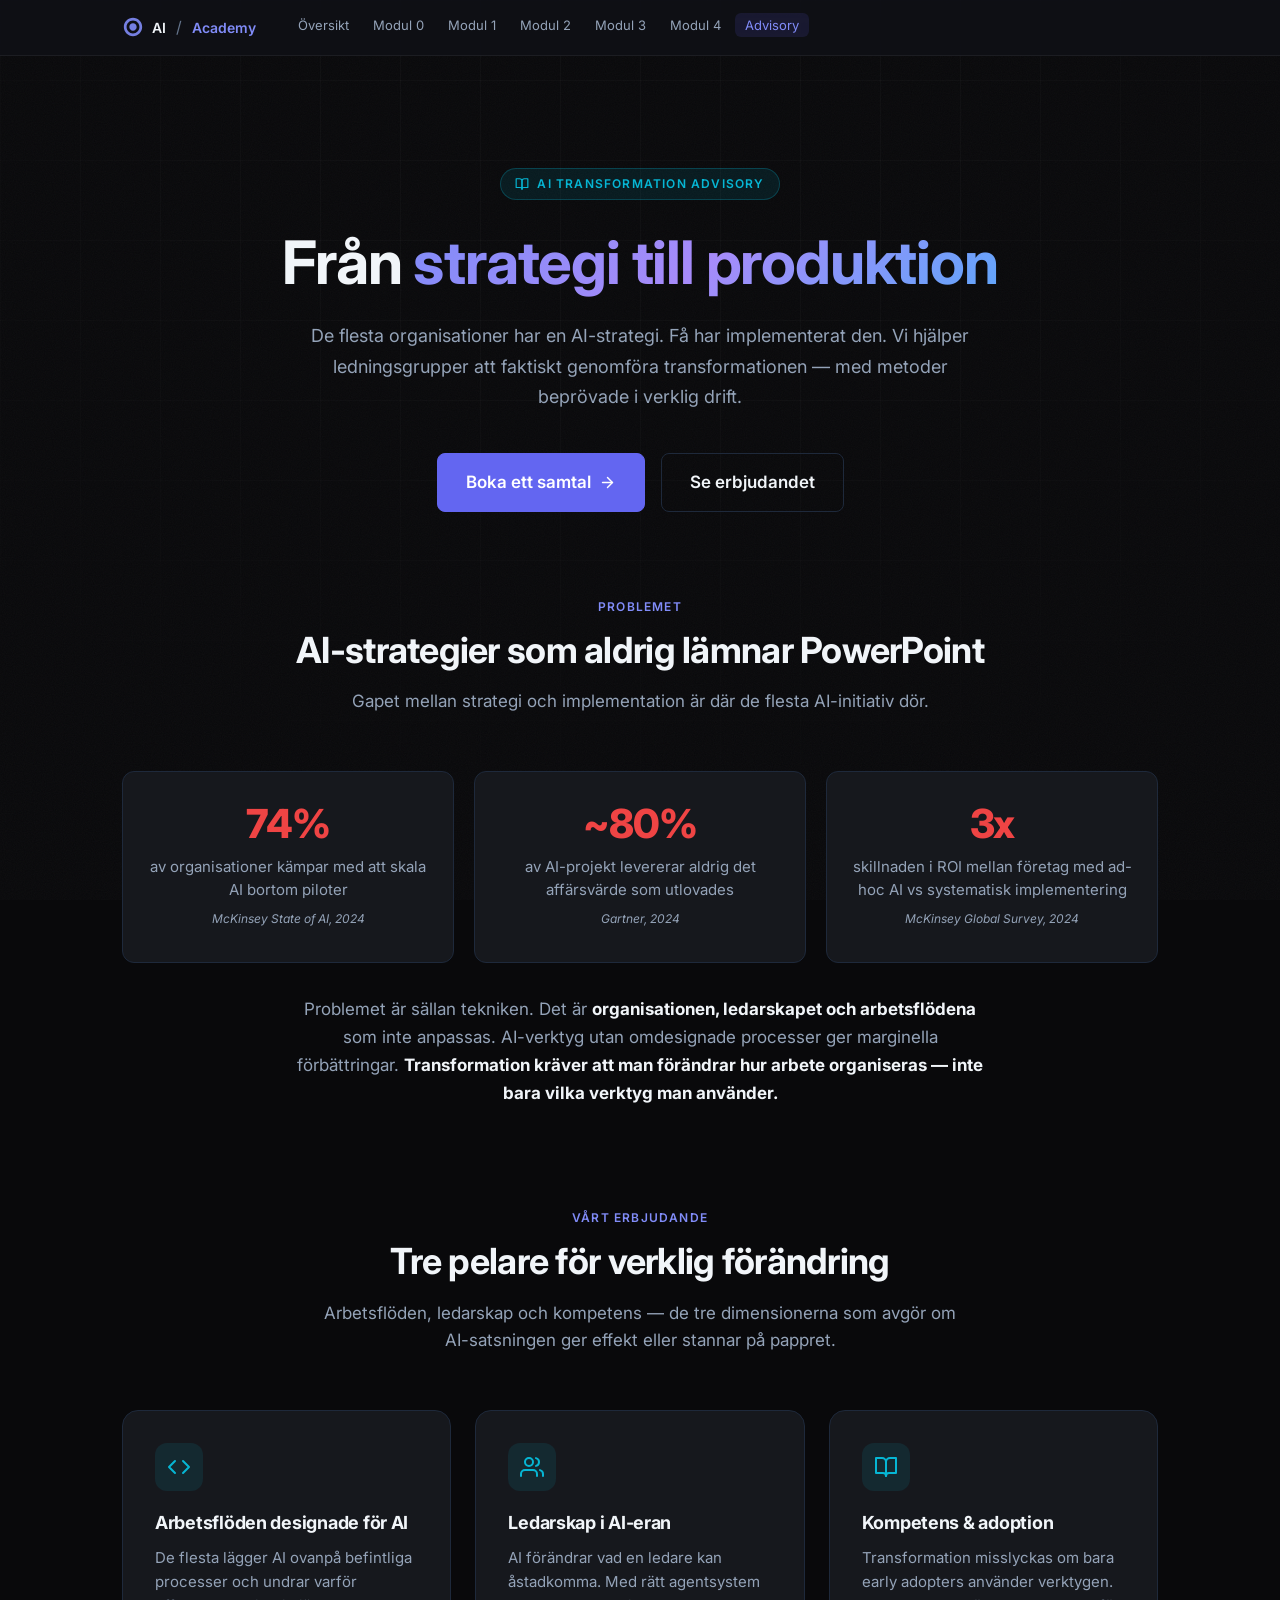
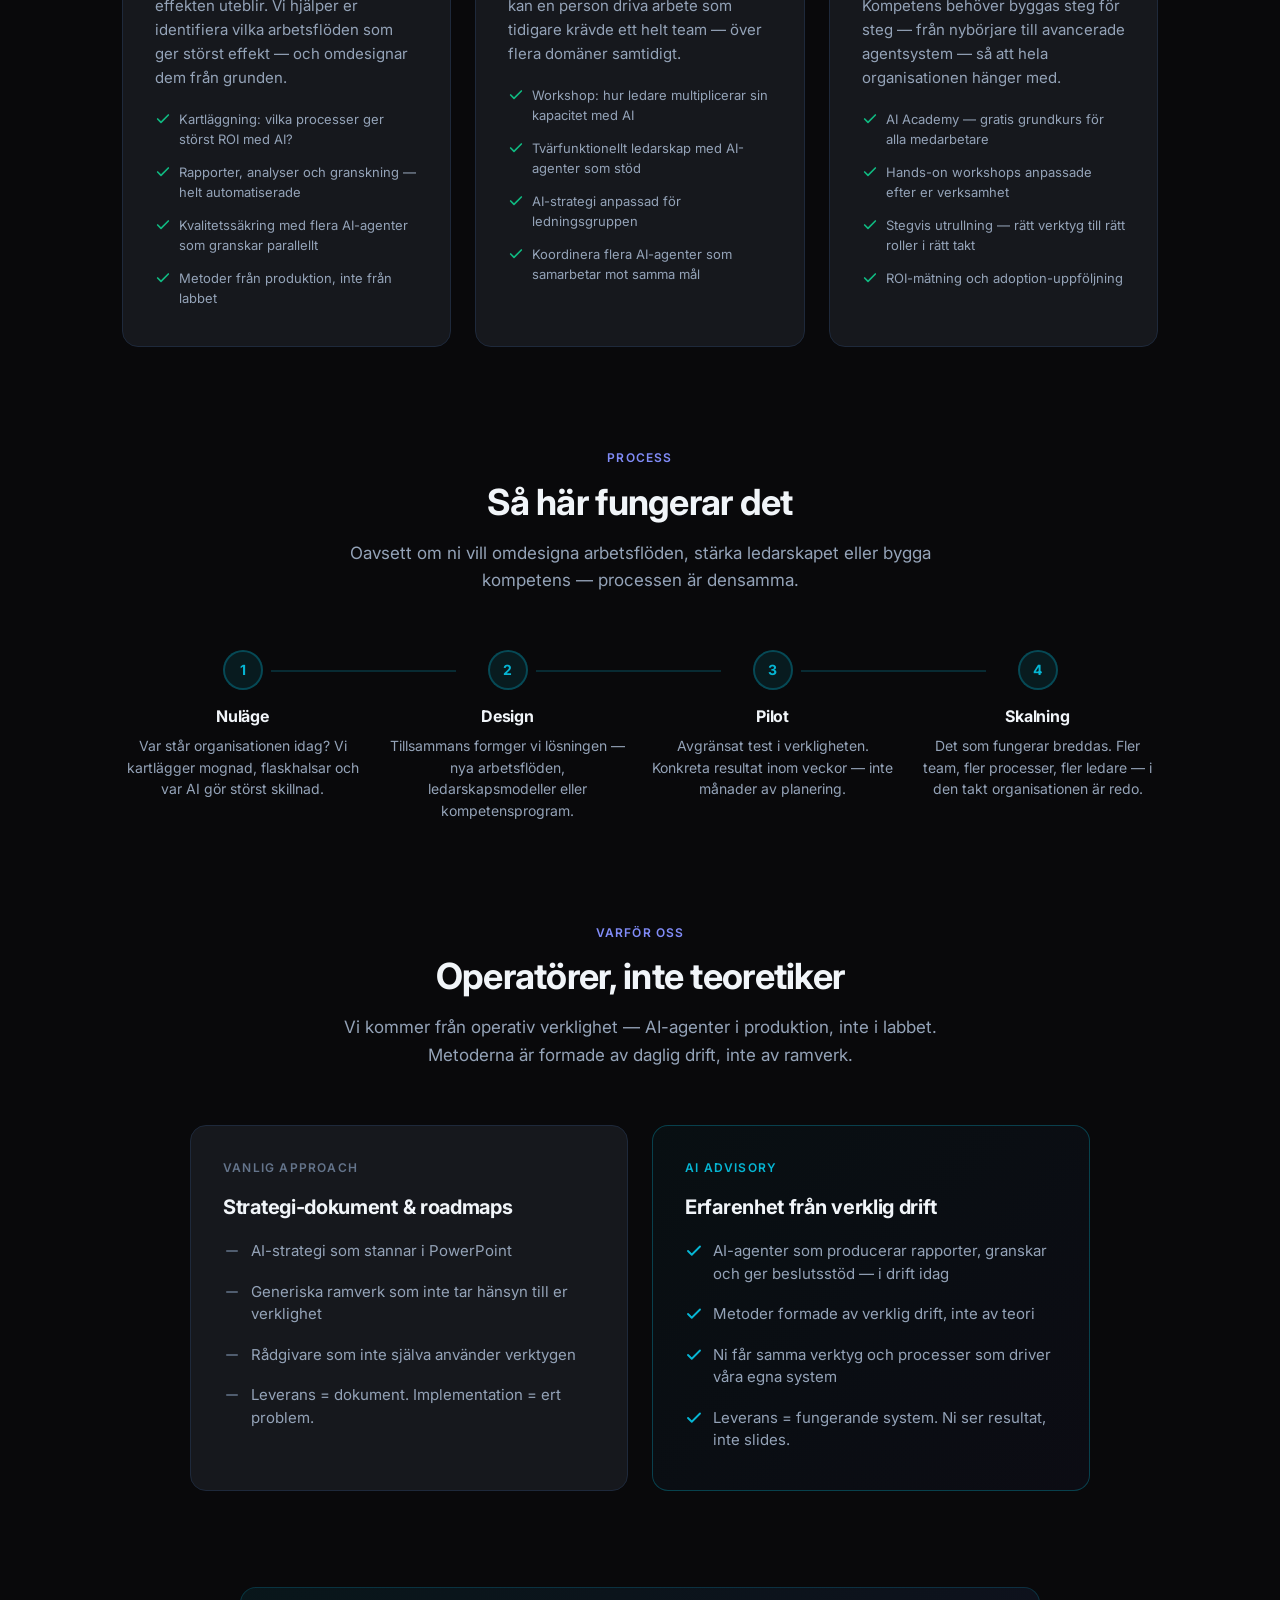
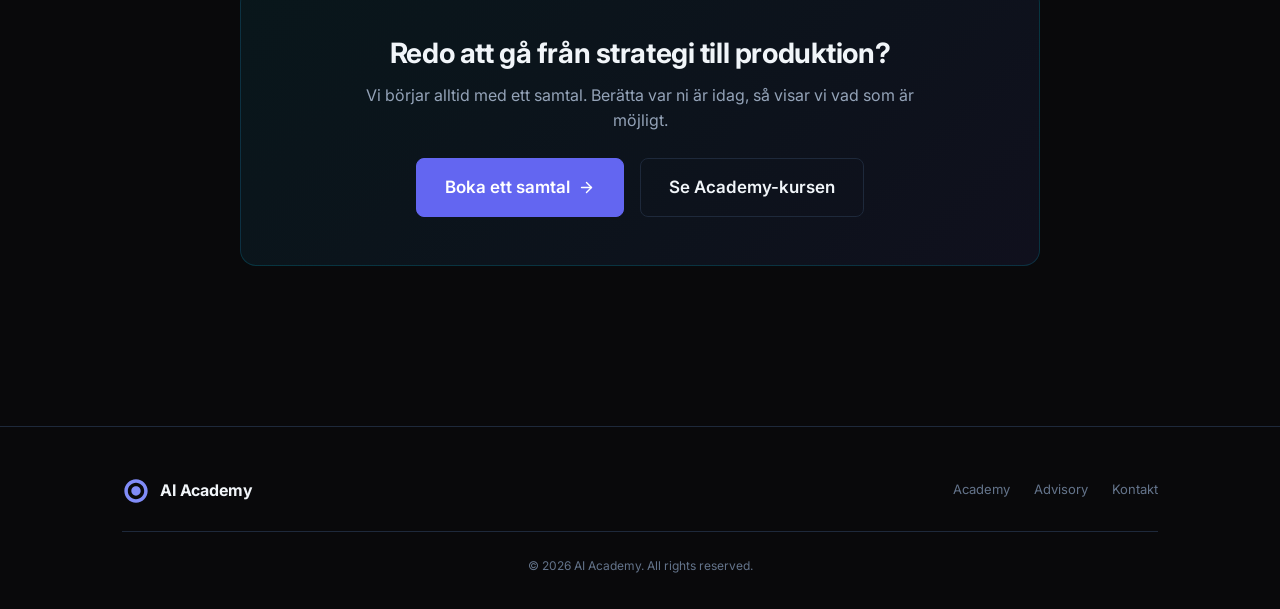
<file: transformation.html>
<!DOCTYPE html>
<html lang="sv">
<head>
  <meta charset="UTF-8">
  <meta name="viewport" content="width=device-width, initial-scale=1.0">
  <title>AI Transformation Advisory | AI Academy</title>

  <!-- OG / Social -->
  <meta property="og:title" content="AI Transformation Advisory | AI Academy">
  <meta property="og:description" content="AI Transformation Advisory — från strategi till produktion. Metoder formade av verklig drift, inte konsultteori.">
  <meta property="og:type" content="website">
  <meta property="og:image" content="./og-image.png">
  <meta property="og:url" content="./transformation.html">
  <meta name="description" content="AI Transformation Advisory.  Från strategi till produktion — metoder formade av verklig drift.">

  <!-- Fonts -->
  <link rel="preconnect" href="https://fonts.googleapis.com">
  <link rel="preconnect" href="https://fonts.gstatic.com" crossorigin>
  <link href="https://fonts.googleapis.com/css2?family=Inter:wght@400;500;600;700;800&family=JetBrains+Mono:wght@400;500&display=swap" rel="stylesheet">

  <!-- Design system + Academy layer -->
  <link rel="stylesheet" href="css/vitronia-v2.css">
  <link rel="stylesheet" href="css/academy.css">

  <style>
    /* ================================================================
       TRANSFORMATION PAGE — page-specific styles
       ================================================================ */

    /* --- Hero --- */
    .hero--transform {
      padding-top: 7rem;
      padding-bottom: 5rem;
      text-align: center;
    }

    @media (max-width: 768px) {
      .hero--transform {
        padding-top: 4rem;
        padding-bottom: 3rem;
      }
    }

    .hero--transform .hero__eyebrow {
      display: inline-flex;
      align-items: center;
      gap: 0.5rem;
      font-size: 0.75rem;
      font-weight: 600;
      letter-spacing: 0.1em;
      text-transform: uppercase;
      color: var(--cyan);
      background: rgba(6, 182, 212, 0.1);
      border: 1px solid rgba(6, 182, 212, 0.25);
      border-radius: 99px;
      padding: 0.3rem 0.875rem;
      margin-bottom: 1.75rem;
    }

    .hero--transform .hero__eyebrow svg {
      width: 14px;
      height: 14px;
    }

    .hero__lead {
      font-size: clamp(1rem, 2vw, 1.125rem);
      color: var(--text-secondary);
      max-width: 680px;
      margin: 0 auto;
      line-height: 1.7;
    }

    /* --- Section headers --- */
    .section-header {
      text-align: center;
      margin-bottom: 3.5rem;
    }

    .section-header__eyebrow {
      display: inline-block;
      font-size: 0.75rem;
      font-weight: 600;
      letter-spacing: 0.1em;
      text-transform: uppercase;
      color: var(--accent-hover);
      margin-bottom: 0.75rem;
    }

    .section-header__title {
      font-size: clamp(1.5rem, 3.5vw, 2.25rem);
      font-weight: 700;
      line-height: 1.2;
      letter-spacing: -0.02em;
      margin: 0 0 1rem;
      color: var(--text-primary);
    }

    .section-header__subtitle {
      font-size: 1.0625rem;
      color: var(--text-secondary);
      max-width: 640px;
      margin: 0 auto;
      line-height: 1.6;
    }

    /* ================================================================
       THE PROBLEM — stat cards
       ================================================================ */
    .problem-grid {
      display: grid;
      grid-template-columns: repeat(3, 1fr);
      gap: 1.25rem;
      margin-bottom: 2rem;
    }

    @media (max-width: 767px) {
      .problem-grid {
        grid-template-columns: 1fr;
      }
    }

    .problem-card {
      background: var(--surface-2);
      border: 1px solid var(--border);
      border-radius: var(--radius-lg);
      padding: 2rem 1.5rem;
      text-align: center;
    }

    .problem-card__stat {
      font-size: 2.5rem;
      font-weight: 800;
      color: var(--red);
      letter-spacing: -0.03em;
      line-height: 1;
      margin-bottom: 0.75rem;
    }

    .problem-card__label {
      font-size: 0.9375rem;
      color: var(--text-secondary);
      line-height: 1.5;
    }

    .problem-card__source {
      font-size: 0.75rem;
      color: var(--text-secondary);
      margin-top: 0.5rem;
      font-style: italic;
    }

    .problem-insight {
      text-align: center;
      max-width: 700px;
      margin: 2rem auto 0;
      font-size: 1.0625rem;
      color: var(--text-secondary);
      line-height: 1.65;
    }

    .problem-insight strong {
      color: var(--text-primary);
    }

    /* ================================================================
       THREE PILLARS — our actual offering
       ================================================================ */
    .pillars-grid {
      display: grid;
      grid-template-columns: repeat(3, 1fr);
      gap: 1.5rem;
    }

    @media (max-width: 1024px) and (min-width: 768px) {
      .pillars-grid {
        grid-template-columns: 1fr 1fr;
      }
    }

    @media (max-width: 767px) {
      .pillars-grid {
        grid-template-columns: 1fr;
      }
    }

    .pillar-card {
      background: var(--surface-2);
      border: 1px solid var(--border);
      border-radius: var(--radius-xl);
      padding: 2rem;
      position: relative;
      overflow: hidden;
      transition: border-color var(--transition), box-shadow var(--transition);
    }

    .pillar-card:hover {
      border-color: rgba(6, 182, 212, 0.35);
      box-shadow: 0 12px 40px rgba(0, 0, 0, 0.2);
    }

    .pillar-card__icon {
      width: 48px;
      height: 48px;
      border-radius: var(--radius-lg);
      background: rgba(6, 182, 212, 0.1);
      color: var(--cyan);
      display: flex;
      align-items: center;
      justify-content: center;
      margin-bottom: 1.25rem;
    }

    .pillar-card__icon svg {
      width: 24px;
      height: 24px;
    }

    .pillar-card__title {
      font-size: 1.125rem;
      font-weight: 700;
      color: var(--text-primary);
      margin: 0 0 0.75rem;
      line-height: 1.3;
    }

    .pillar-card__desc {
      font-size: 0.9375rem;
      color: var(--text-secondary);
      line-height: 1.6;
      margin: 0 0 1.25rem;
    }

    .pillar-card__examples {
      list-style: none;
      margin: 0;
      padding: 0;
      display: flex;
      flex-direction: column;
      gap: 0.5rem;
    }

    .pillar-card__example {
      display: flex;
      align-items: flex-start;
      gap: 0.5rem;
      font-size: 0.8125rem;
      color: var(--text-secondary);
      line-height: 1.5;
    }

    .pillar-card__example svg {
      width: 16px;
      height: 16px;
      color: var(--green);
      flex-shrink: 0;
      margin-top: 1px;
    }

    /* ================================================================
       PROCESS — how it works
       ================================================================ */
    .process-steps {
      display: grid;
      grid-template-columns: repeat(4, 1fr);
      gap: 1.5rem;
      position: relative;
    }

    @media (max-width: 1024px) and (min-width: 768px) {
      .process-steps {
        grid-template-columns: repeat(2, 1fr);
      }
    }

    @media (max-width: 767px) {
      .process-steps {
        grid-template-columns: 1fr;
      }
    }

    .process-step {
      text-align: center;
      position: relative;
    }

    .process-step__number {
      width: 40px;
      height: 40px;
      border-radius: 50%;
      background: rgba(6, 182, 212, 0.1);
      border: 2px solid rgba(6, 182, 212, 0.3);
      color: var(--cyan);
      font-size: 0.875rem;
      font-weight: 700;
      display: flex;
      align-items: center;
      justify-content: center;
      margin: 0 auto 1rem;
    }

    .process-step__title {
      font-size: 1rem;
      font-weight: 700;
      color: var(--text-primary);
      margin: 0 0 0.5rem;
    }

    .process-step__desc {
      font-size: 0.875rem;
      color: var(--text-secondary);
      line-height: 1.55;
    }

    @media (min-width: 768px) {
      .process-step:not(:last-child)::after {
        content: '';
        position: absolute;
        top: 20px;
        left: calc(50% + 28px);
        right: calc(-50% + 28px);
        height: 2px;
        background: rgba(6, 182, 212, 0.2);
      }
    }

    /* ================================================================
       CREDIBILITY — operator vs consultant
       ================================================================ */
    .cred-compare {
      display: grid;
      grid-template-columns: 1fr 1fr;
      gap: 1.5rem;
      max-width: 900px;
      margin: 0 auto;
    }

    @media (max-width: 767px) {
      .cred-compare {
        grid-template-columns: 1fr;
      }
    }

    .cred-col {
      background: var(--surface-2);
      border: 1px solid var(--border);
      border-radius: var(--radius-xl);
      padding: 2rem;
    }

    .cred-col--ours {
      border-color: rgba(6, 182, 212, 0.3);
      background: linear-gradient(135deg, rgba(6, 182, 212, 0.04), rgba(99, 102, 241, 0.04));
    }

    .cred-col__label {
      font-size: 0.75rem;
      font-weight: 600;
      letter-spacing: 0.1em;
      text-transform: uppercase;
      margin-bottom: 1rem;
    }

    .cred-col:first-child .cred-col__label {
      color: var(--text-tertiary);
    }

    .cred-col--ours .cred-col__label {
      color: var(--cyan);
    }

    .cred-col__title {
      font-size: 1.25rem;
      font-weight: 700;
      color: var(--text-primary);
      margin: 0 0 1.25rem;
      line-height: 1.3;
    }

    .cred-list {
      list-style: none;
      margin: 0;
      padding: 0;
      display: flex;
      flex-direction: column;
      gap: 0.75rem;
    }

    .cred-list li {
      display: flex;
      align-items: flex-start;
      gap: 0.625rem;
      font-size: 0.9375rem;
      color: var(--text-secondary);
      line-height: 1.5;
    }

    .cred-list li svg {
      width: 18px;
      height: 18px;
      flex-shrink: 0;
      margin-top: 2px;
    }

    .cred-col:first-child .cred-list li svg {
      color: var(--text-tertiary);
    }

    .cred-col--ours .cred-list li svg {
      color: var(--cyan);
    }

    /* ================================================================
       CTA SECTION
       ================================================================ */
    .cta-banner {
      background: linear-gradient(135deg, rgba(6, 182, 212, 0.08), rgba(99, 102, 241, 0.08));
      border: 1px solid rgba(6, 182, 212, 0.2);
      border-radius: var(--radius-xl);
      padding: 3rem 2rem;
      text-align: center;
      max-width: 800px;
      margin: 0 auto;
    }

    .cta-banner__title {
      font-size: clamp(1.25rem, 3vw, 1.75rem);
      font-weight: 700;
      color: var(--text-primary);
      margin: 0 0 0.75rem;
      line-height: 1.25;
    }

    .cta-banner__desc {
      font-size: 1rem;
      color: var(--text-secondary);
      max-width: 560px;
      margin: 0 auto 1.5rem;
      line-height: 1.6;
    }

    .cta-banner__actions {
      display: flex;
      gap: 1rem;
      justify-content: center;
      flex-wrap: wrap;
    }

    /* ================================================================
       FOOTER (reuse pattern)
       ================================================================ */
    .site-footer {
      border-top: 1px solid var(--border);
      padding: 3rem 0 2rem;
      margin-top: 4rem;
    }

    .site-footer__inner {
      display: flex;
      align-items: center;
      justify-content: space-between;
      flex-wrap: wrap;
      gap: 1.5rem;
    }

    .site-footer__brand {
      display: flex;
      align-items: center;
      gap: 0.625rem;
      text-decoration: none;
    }

    .site-footer__logo {
      width: 28px;
      height: 28px;
      color: var(--accent-hover);
    }

    .site-footer__wordmark {
      font-size: 1rem;
      font-weight: 700;
      color: var(--text-primary);
      letter-spacing: -0.01em;
    }

    .site-footer__links {
      display: flex;
      align-items: center;
      gap: 1.5rem;
      list-style: none;
      margin: 0;
      padding: 0;
      flex-wrap: wrap;
    }

    .site-footer__link {
      font-size: 0.8125rem;
      color: var(--text-tertiary);
      text-decoration: none;
      transition: color var(--transition-fast);
    }

    .site-footer__link:hover {
      color: var(--text-primary);
    }

    .site-footer__copy {
      width: 100%;
      text-align: center;
      font-size: 0.75rem;
      color: var(--text-tertiary);
      margin-top: 1.5rem;
      padding-top: 1.5rem;
      border-top: 1px solid var(--border);
    }

    @media (max-width: 600px) {
      .site-footer__inner {
        flex-direction: column;
        align-items: flex-start;
      }
    }
  </style>
</head>
<body>

  <!-- ================================================================
       NAVIGATION
       ================================================================ -->
  <nav class="academy-nav" role="navigation" aria-label="Huvudnavigering">
    <div class="academy-nav__inner">
      <a href="index.html" class="academy-nav__brand">
        <svg class="academy-nav__brand-logo" viewBox="0 0 24 24" fill="none" xmlns="http://www.w3.org/2000/svg">
          <path d="M12 2C6.48 2 2 6.48 2 12s4.48 10 10 10 10-4.48 10-10S17.52 2 12 2zm0 3c3.87 0 7 3.13 7 7s-3.13 7-7 7-7-3.13-7-7 3.13-7 7-7zm0 3c-2.21 0-4 1.79-4 4s1.79 4 4 4 4-1.79 4-4-1.79-4-4-4zm0 3c-.55 0-1 .45-1 1s.45 1 1 1 1-.45 1-1-.45-1-1-1z" fill="currentColor" opacity="0.9"/>
        </svg>
        <span class="academy-nav__brand-name">AI</span>
        <span class="academy-nav__brand-sep">/</span>
        <span class="academy-nav__brand-name" style="color: var(--accent-hover);">Academy</span>
      </a>
      <ul class="academy-nav__links">
        <li><a href="index.html" class="academy-nav__link">Översikt</a></li>
        <li><a href="reveal.html" class="academy-nav__link">Modul 0</a></li>
        <li><a href="cowork.html" class="academy-nav__link">Modul 1</a></li>
        <li><a href="rapport.html" class="academy-nav__link">Modul 2</a></li>
        <li><a href="automation.html" class="academy-nav__link">Modul 3</a></li>
        <li><a href="claude-code.html" class="academy-nav__link">Modul 4</a></li>
        <li><a href="transformation.html" class="academy-nav__link active">Advisory</a></li>
      </ul>
      <button class="academy-nav__hamburger" aria-label="Meny" aria-expanded="false" onclick="this.setAttribute('aria-expanded', this.getAttribute('aria-expanded')==='false');document.getElementById('mobile-drawer').classList.toggle('open');">
        <span></span><span></span><span></span>
      </button>
    </div>
  </nav>

  <!-- Mobile drawer -->
  <div class="academy-nav__mobile-drawer" id="mobile-drawer">
    <a href="index.html" class="academy-nav__mobile-link">Översikt</a>
    <a href="reveal.html" class="academy-nav__mobile-link">Modul 0 — Reveal</a>
    <a href="cowork.html" class="academy-nav__mobile-link">Modul 1 — Cowork</a>
    <a href="rapport.html" class="academy-nav__mobile-link">Modul 2 — Rapport</a>
    <a href="automation.html" class="academy-nav__mobile-link">Modul 3 — Plugins</a>
    <a href="claude-code.html" class="academy-nav__mobile-link">Modul 4 — Claude Code</a>
    <a href="transformation.html" class="academy-nav__mobile-link active">Advisory</a>
  </div>

  <!-- Progress bar -->
  <div class="progress-bar" role="progressbar" aria-valuenow="0" aria-valuemin="0" aria-valuemax="100"></div>

  <main>

    <!-- ================================================================
         1. HERO
         ================================================================ -->
    <section class="hero hero--transform section" aria-label="Introduktion">
      <div class="container--wide">

        <div class="hero__eyebrow animate-on-scroll">
          <svg viewBox="0 0 24 24" fill="none" stroke="currentColor" stroke-width="2" stroke-linecap="round" stroke-linejoin="round"><path d="M2 3h6a4 4 0 0 1 4 4v14a3 3 0 0 0-3-3H2z"/><path d="M22 3h-6a4 4 0 0 0-4 4v14a3 3 0 0 1 3-3h7z"/></svg>
          AI Transformation Advisory
        </div>

        <h1 class="hero__title animate-on-scroll" data-delay="80">
          Från <span class="gradient-text">strategi till produktion</span>
        </h1>

        <p class="hero__lead animate-on-scroll" data-delay="160">
          De flesta organisationer har en AI-strategi. Få har implementerat den. Vi hjälper ledningsgrupper att faktiskt genomföra transformationen — med metoder beprövade i verklig drift.
        </p>

        <div class="hero__actions animate-on-scroll" data-delay="240">
          <a href="kontakt.html?interest=transformation" class="btn btn--primary btn--lg">
            Boka ett samtal
            <svg viewBox="0 0 24 24" fill="none" stroke="currentColor" stroke-width="2" stroke-linecap="round" stroke-linejoin="round"><path d="M5 12h14"/><path d="M12 5l7 7-7 7"/></svg>
          </a>
          <a href="#erbjudande" class="btn btn--secondary btn--lg">
            Se erbjudandet
          </a>
        </div>

      </div>
    </section>


    <!-- ================================================================
         2. THE PROBLEM — why AI initiatives fail
         ================================================================ -->
    <section class="section" aria-label="Problemet">
      <div class="container--wide">

        <div class="section-header animate-on-scroll">
          <span class="section-header__eyebrow">Problemet</span>
          <h2 class="section-header__title">AI-strategier som aldrig lämnar PowerPoint</h2>
          <p class="section-header__subtitle">
            Gapet mellan strategi och implementation är där de flesta AI-initiativ dör.
          </p>
        </div>

        <div class="problem-grid animate-on-scroll" data-delay="100">
          <div class="problem-card">
            <div class="problem-card__stat">74%</div>
            <div class="problem-card__label">av organisationer kämpar med att skala AI bortom piloter</div>
            <div class="problem-card__source">McKinsey State of AI, 2024</div>
          </div>
          <div class="problem-card">
            <div class="problem-card__stat">~80%</div>
            <div class="problem-card__label">av AI-projekt levererar aldrig det affärsvärde som utlovades</div>
            <div class="problem-card__source">Gartner, 2024</div>
          </div>
          <div class="problem-card">
            <div class="problem-card__stat">3x</div>
            <div class="problem-card__label">skillnaden i ROI mellan företag med ad-hoc AI vs systematisk implementering</div>
            <div class="problem-card__source">McKinsey Global Survey, 2024</div>
          </div>
        </div>

        <p class="problem-insight animate-on-scroll" data-delay="200">
          Problemet är sällan tekniken. Det är <strong>organisationen, ledarskapet och arbetsflödena</strong> som inte anpassas. AI-verktyg utan omdesignade processer ger marginella förbättringar. <strong>Transformation kräver att man förändrar hur arbete organiseras — inte bara vilka verktyg man använder.</strong>
        </p>

      </div>
    </section>


    <!-- ================================================================
         3. THREE PILLARS — our concrete offering
         ================================================================ -->
    <section class="section" id="erbjudande" aria-label="Tre pelare">
      <div class="container--wide">

        <div class="section-header animate-on-scroll">
          <span class="section-header__eyebrow">Vårt erbjudande</span>
          <h2 class="section-header__title">Tre pelare för verklig förändring</h2>
          <p class="section-header__subtitle">
            Arbetsflöden, ledarskap och kompetens — de tre dimensionerna som avgör om AI-satsningen ger effekt eller stannar på pappret.
          </p>
        </div>

        <div class="pillars-grid animate-on-scroll animate-stagger" data-delay="100">

          <!-- Pillar 1: AI-First Workflows -->
          <div class="pillar-card">
            <div class="pillar-card__icon">
              <svg viewBox="0 0 24 24" fill="none" stroke="currentColor" stroke-width="2" stroke-linecap="round" stroke-linejoin="round">
                <polyline points="16 18 22 12 16 6"/><polyline points="8 6 2 12 8 18"/>
              </svg>
            </div>
            <h3 class="pillar-card__title">Arbetsflöden designade för AI</h3>
            <p class="pillar-card__desc">De flesta lägger AI ovanpå befintliga processer och undrar varför effekten uteblir. Vi hjälper er identifiera vilka arbetsflöden som ger störst effekt — och omdesignar dem från grunden.</p>
            <ul class="pillar-card__examples" role="list">
              <li class="pillar-card__example">
                <svg aria-hidden="true" viewBox="0 0 24 24" fill="none" stroke="currentColor" stroke-width="2.5" stroke-linecap="round" stroke-linejoin="round"><polyline points="20 6 9 17 4 12"/></svg>
                <span>Kartläggning: vilka processer ger störst ROI med AI?</span>
              </li>
              <li class="pillar-card__example">
                <svg aria-hidden="true" viewBox="0 0 24 24" fill="none" stroke="currentColor" stroke-width="2.5" stroke-linecap="round" stroke-linejoin="round"><polyline points="20 6 9 17 4 12"/></svg>
                <span>Rapporter, analyser och granskning — helt automatiserade</span>
              </li>
              <li class="pillar-card__example">
                <svg aria-hidden="true" viewBox="0 0 24 24" fill="none" stroke="currentColor" stroke-width="2.5" stroke-linecap="round" stroke-linejoin="round"><polyline points="20 6 9 17 4 12"/></svg>
                <span>Kvalitetssäkring med flera AI-agenter som granskar parallellt</span>
              </li>
              <li class="pillar-card__example">
                <svg aria-hidden="true" viewBox="0 0 24 24" fill="none" stroke="currentColor" stroke-width="2.5" stroke-linecap="round" stroke-linejoin="round"><polyline points="20 6 9 17 4 12"/></svg>
                <span>Metoder från produktion, inte från labbet</span>
              </li>
            </ul>
          </div>

          <!-- Pillar 2: Leadership -->
          <div class="pillar-card">
            <div class="pillar-card__icon">
              <svg viewBox="0 0 24 24" fill="none" stroke="currentColor" stroke-width="2" stroke-linecap="round" stroke-linejoin="round">
                <path d="M17 21v-2a4 4 0 0 0-4-4H5a4 4 0 0 0-4 4v2"/><circle cx="9" cy="7" r="4"/><path d="M23 21v-2a4 4 0 0 0-3-3.87"/><path d="M16 3.13a4 4 0 0 1 0 7.75"/>
              </svg>
            </div>
            <h3 class="pillar-card__title">Ledarskap i AI-eran</h3>
            <p class="pillar-card__desc">AI förändrar vad en ledare kan åstadkomma. Med rätt agentsystem kan en person driva arbete som tidigare krävde ett helt team — över flera domäner samtidigt.</p>
            <ul class="pillar-card__examples" role="list">
              <li class="pillar-card__example">
                <svg aria-hidden="true" viewBox="0 0 24 24" fill="none" stroke="currentColor" stroke-width="2.5" stroke-linecap="round" stroke-linejoin="round"><polyline points="20 6 9 17 4 12"/></svg>
                <span>Workshop: hur ledare multiplicerar sin kapacitet med AI</span>
              </li>
              <li class="pillar-card__example">
                <svg aria-hidden="true" viewBox="0 0 24 24" fill="none" stroke="currentColor" stroke-width="2.5" stroke-linecap="round" stroke-linejoin="round"><polyline points="20 6 9 17 4 12"/></svg>
                <span>Tvärfunktionellt ledarskap med AI-agenter som stöd</span>
              </li>
              <li class="pillar-card__example">
                <svg aria-hidden="true" viewBox="0 0 24 24" fill="none" stroke="currentColor" stroke-width="2.5" stroke-linecap="round" stroke-linejoin="round"><polyline points="20 6 9 17 4 12"/></svg>
                <span>AI-strategi anpassad för ledningsgruppen</span>
              </li>
              <li class="pillar-card__example">
                <svg aria-hidden="true" viewBox="0 0 24 24" fill="none" stroke="currentColor" stroke-width="2.5" stroke-linecap="round" stroke-linejoin="round"><polyline points="20 6 9 17 4 12"/></svg>
                <span>Koordinera flera AI-agenter som samarbetar mot samma mål</span>
              </li>
            </ul>
          </div>

          <!-- Pillar 3: Skilling & Adoption -->
          <div class="pillar-card">
            <div class="pillar-card__icon">
              <svg viewBox="0 0 24 24" fill="none" stroke="currentColor" stroke-width="2" stroke-linecap="round" stroke-linejoin="round">
                <path d="M2 3h6a4 4 0 0 1 4 4v14a3 3 0 0 0-3-3H2z"/><path d="M22 3h-6a4 4 0 0 0-4 4v14a3 3 0 0 1 3-3h7z"/>
              </svg>
            </div>
            <h3 class="pillar-card__title">Kompetens &amp; adoption</h3>
            <p class="pillar-card__desc">Transformation misslyckas om bara early adopters använder verktygen. Kompetens behöver byggas steg för steg — från nybörjare till avancerade agentsystem — så att hela organisationen hänger med.</p>
            <ul class="pillar-card__examples" role="list">
              <li class="pillar-card__example">
                <svg aria-hidden="true" viewBox="0 0 24 24" fill="none" stroke="currentColor" stroke-width="2.5" stroke-linecap="round" stroke-linejoin="round"><polyline points="20 6 9 17 4 12"/></svg>
                <span>AI Academy — gratis grundkurs för alla medarbetare</span>
              </li>
              <li class="pillar-card__example">
                <svg aria-hidden="true" viewBox="0 0 24 24" fill="none" stroke="currentColor" stroke-width="2.5" stroke-linecap="round" stroke-linejoin="round"><polyline points="20 6 9 17 4 12"/></svg>
                <span>Hands-on workshops anpassade efter er verksamhet</span>
              </li>
              <li class="pillar-card__example">
                <svg aria-hidden="true" viewBox="0 0 24 24" fill="none" stroke="currentColor" stroke-width="2.5" stroke-linecap="round" stroke-linejoin="round"><polyline points="20 6 9 17 4 12"/></svg>
                <span>Stegvis utrullning — rätt verktyg till rätt roller i rätt takt</span>
              </li>
              <li class="pillar-card__example">
                <svg aria-hidden="true" viewBox="0 0 24 24" fill="none" stroke="currentColor" stroke-width="2.5" stroke-linecap="round" stroke-linejoin="round"><polyline points="20 6 9 17 4 12"/></svg>
                <span>ROI-mätning och adoption-uppföljning</span>
              </li>
            </ul>
          </div>

        </div>

      </div>
    </section>


    <!-- ================================================================
         4. PROCESS — how it works
         ================================================================ -->
    <section class="section" aria-label="Process">
      <div class="container--wide">

        <div class="section-header animate-on-scroll">
          <span class="section-header__eyebrow">Process</span>
          <h2 class="section-header__title">Så här fungerar det</h2>
          <p class="section-header__subtitle">
            Oavsett om ni vill omdesigna arbetsflöden, stärka ledarskapet eller bygga kompetens — processen är densamma.
          </p>
        </div>

        <div class="process-steps animate-on-scroll animate-stagger" data-delay="100">
          <div class="process-step">
            <div class="process-step__number">1</div>
            <h3 class="process-step__title">Nuläge</h3>
            <p class="process-step__desc">Var står organisationen idag? Vi kartlägger mognad, flaskhalsar och var AI gör störst skillnad.</p>
          </div>
          <div class="process-step">
            <div class="process-step__number">2</div>
            <h3 class="process-step__title">Design</h3>
            <p class="process-step__desc">Tillsammans formger vi lösningen — nya arbetsflöden, ledarskapsmodeller eller kompetensprogram.</p>
          </div>
          <div class="process-step">
            <div class="process-step__number">3</div>
            <h3 class="process-step__title">Pilot</h3>
            <p class="process-step__desc">Avgränsat test i verkligheten. Konkreta resultat inom veckor — inte månader av planering.</p>
          </div>
          <div class="process-step">
            <div class="process-step__number">4</div>
            <h3 class="process-step__title">Skalning</h3>
            <p class="process-step__desc">Det som fungerar breddas. Fler team, fler processer, fler ledare — i den takt organisationen är redo.</p>
          </div>
        </div>

      </div>
    </section>


    <!-- ================================================================
         5. CREDIBILITY — why us
         ================================================================ -->
    <section class="section" aria-label="Varför vi">
      <div class="container--wide">

        <div class="section-header animate-on-scroll">
          <span class="section-header__eyebrow">Varför oss</span>
          <h2 class="section-header__title">Operatörer, inte teoretiker</h2>
          <p class="section-header__subtitle">
            Vi kommer från operativ verklighet — AI-agenter i produktion, inte i labbet. Metoderna är formade av daglig drift, inte av ramverk.
          </p>
        </div>

        <div class="cred-compare animate-on-scroll" data-delay="100">

          <!-- What you usually get -->
          <div class="cred-col">
            <div class="cred-col__label">Vanlig approach</div>
            <h3 class="cred-col__title">Strategi-dokument &amp; roadmaps</h3>
            <ul class="cred-list">
              <li>
                <svg aria-hidden="true" viewBox="0 0 24 24" fill="none" stroke="currentColor" stroke-width="2" stroke-linecap="round" stroke-linejoin="round"><line x1="5" y1="12" x2="19" y2="12"/></svg>
                <span>AI-strategi som stannar i PowerPoint</span>
              </li>
              <li>
                <svg aria-hidden="true" viewBox="0 0 24 24" fill="none" stroke="currentColor" stroke-width="2" stroke-linecap="round" stroke-linejoin="round"><line x1="5" y1="12" x2="19" y2="12"/></svg>
                <span>Generiska ramverk som inte tar hänsyn till er verklighet</span>
              </li>
              <li>
                <svg aria-hidden="true" viewBox="0 0 24 24" fill="none" stroke="currentColor" stroke-width="2" stroke-linecap="round" stroke-linejoin="round"><line x1="5" y1="12" x2="19" y2="12"/></svg>
                <span>Rådgivare som inte själva använder verktygen</span>
              </li>
              <li>
                <svg aria-hidden="true" viewBox="0 0 24 24" fill="none" stroke="currentColor" stroke-width="2" stroke-linecap="round" stroke-linejoin="round"><line x1="5" y1="12" x2="19" y2="12"/></svg>
                <span>Leverans = dokument. Implementation = ert problem.</span>
              </li>
            </ul>
          </div>

          <!-- Our approach -->
          <div class="cred-col cred-col--ours">
            <div class="cred-col__label">AI Advisory</div>
            <h3 class="cred-col__title">Erfarenhet från verklig drift</h3>
            <ul class="cred-list">
              <li>
                <svg aria-hidden="true" viewBox="0 0 24 24" fill="none" stroke="currentColor" stroke-width="2.5" stroke-linecap="round" stroke-linejoin="round"><polyline points="20 6 9 17 4 12"/></svg>
                <span>AI-agenter som producerar rapporter, granskar och ger beslutsstöd — i drift idag</span>
              </li>
              <li>
                <svg aria-hidden="true" viewBox="0 0 24 24" fill="none" stroke="currentColor" stroke-width="2.5" stroke-linecap="round" stroke-linejoin="round"><polyline points="20 6 9 17 4 12"/></svg>
                <span>Metoder formade av verklig drift, inte av teori</span>
              </li>
              <li>
                <svg aria-hidden="true" viewBox="0 0 24 24" fill="none" stroke="currentColor" stroke-width="2.5" stroke-linecap="round" stroke-linejoin="round"><polyline points="20 6 9 17 4 12"/></svg>
                <span>Ni får samma verktyg och processer som driver våra egna system</span>
              </li>
              <li>
                <svg aria-hidden="true" viewBox="0 0 24 24" fill="none" stroke="currentColor" stroke-width="2.5" stroke-linecap="round" stroke-linejoin="round"><polyline points="20 6 9 17 4 12"/></svg>
                <span>Leverans = fungerande system. Ni ser resultat, inte slides.</span>
              </li>
            </ul>
          </div>

        </div>

      </div>
    </section>


    <!-- ================================================================
         6. CTA
         ================================================================ -->
    <section class="section" aria-label="Kontakt">
      <div class="container--wide">

        <div class="cta-banner animate-on-scroll">
          <h2 class="cta-banner__title">Redo att gå från strategi till produktion?</h2>
          <p class="cta-banner__desc">
            Vi börjar alltid med ett samtal. Berätta var ni är idag, så visar vi vad som är möjligt.
          </p>
          <div class="cta-banner__actions">
            <a href="kontakt.html?interest=transformation" class="btn btn--primary btn--lg">
              Boka ett samtal
              <svg viewBox="0 0 24 24" fill="none" stroke="currentColor" stroke-width="2" stroke-linecap="round" stroke-linejoin="round"><path d="M5 12h14"/><path d="M12 5l7 7-7 7"/></svg>
            </a>
            <a href="index.html" class="btn btn--secondary btn--lg">
              Se Academy-kursen
            </a>
          </div>
        </div>

      </div>
    </section>

  </main>


  <!-- ================================================================
       FOOTER
       ================================================================ -->
  <footer class="site-footer">
    <div class="container--wide">
      <div class="site-footer__inner">

        <a href="index.html" class="site-footer__brand" target="_blank" rel="noopener">
          <svg class="site-footer__logo" viewBox="0 0 24 24" fill="none" xmlns="http://www.w3.org/2000/svg">
            <path d="M12 2C6.48 2 2 6.48 2 12s4.48 10 10 10 10-4.48 10-10S17.52 2 12 2zm0 3c3.87 0 7 3.13 7 7s-3.13 7-7 7-7-3.13-7-7 3.13-7 7-7zm0 3c-2.21 0-4 1.79-4 4s1.79 4 4 4 4-1.79 4-4-1.79-4-4-4zm0 3c-.55 0-1 .45-1 1s.45 1 1 1 1-.45 1-1-.45-1-1-1z" fill="currentColor"/>
          </svg>
          <span class="site-footer__wordmark">AI Academy</span>
        </a>

        <ul class="site-footer__links">
          <li><a href="index.html" class="site-footer__link">Academy</a></li>
          <li><a href="transformation.html" class="site-footer__link">Advisory</a></li>
          <li><a href="#" class="site-footer__link">Kontakt</a></li>
        </ul>

      </div>
      <p class="site-footer__copy">&copy; 2026 AI Academy. All rights reserved.</p>
    </div>
  </footer>

  <script src="js/academy.js"></script>

</body>
</html>
</file>
<file: css/vitronia-v2.css>
/* ==========================================================================
   Vitronia v2 Design System
   Cyberpunk-finance dark-first SaaS portal
   Complete replacement for common.css — all class names preserved
   ========================================================================== */

/* ================================================================
   1. DESIGN TOKENS
   ================================================================ */
:root {
  /* Surfaces (5-level dark hierarchy) */
  --surface-0: #09090B;
  --surface-1: #0F1117;
  --surface-2: #16181D;
  --surface-3: #1E2028;
  --surface-4: #262830;

  /* Accent */
  --accent: #6366F1;
  --accent-hover: #818CF8;
  --accent-glow: rgba(99,102,241,0.4);
  --accent-soft: rgba(99,102,241,0.08);

  /* Semantic */
  --green: #10B981;
  --green-soft: rgba(16,185,129,0.12);
  --red: #EF4444;
  --red-soft: rgba(239,68,68,0.12);
  --amber: #F59E0B;
  --amber-soft: rgba(245,158,11,0.12);
  --cyan: #06B6D4;
  --cyan-soft: rgba(6,182,212,0.12);

  /* Text */
  --text-primary: #F1F5F9;
  --text-secondary: #94A3B8;
  --text-tertiary: #64748B;

  /* Borders */
  --border: #1E293B;
  --border-active: #334155;

  /* Effects */
  --glow-accent: 0 0 20px rgba(99,102,241,0.15);
  --glow-green: 0 0 12px rgba(16,185,129,0.2);
  --glow-red: 0 0 12px rgba(239,68,68,0.2);
  --glass-bg: rgba(15,17,23,0.8);
  --glass-border: rgba(255,255,255,0.06);

  /* Typography */
  --font-sans: 'Inter', system-ui, -apple-system, sans-serif;
  --font-mono: 'JetBrains Mono', 'SF Mono', 'Consolas', monospace;

  /* Radius */
  --radius-sm: 6px;
  --radius: 8px;
  --radius-lg: 12px;
  --radius-xl: 16px;

  /* Transitions */
  --transition-fast: 150ms ease;
  --transition: 200ms ease;
  --transition-slow: 300ms ease;

  /* Backwards compatibility aliases */
  --primary: var(--accent);
  --primary-light: var(--accent-hover);
  --primary-dark: #4338CA;
  --bg: var(--surface-0);
  --card-bg: var(--surface-2);
  --text: var(--text-primary);
  --text-muted: var(--text-secondary);
  --danger: var(--red);
  --warning: var(--amber);
}

/* ---- Light theme override ---- */
[data-theme="light"] {
  --surface-0: #F8FAFC;
  --surface-1: #FFFFFF;
  --surface-2: #F1F5F9;
  --surface-3: #E2E8F0;
  --surface-4: #CBD5E1;

  --text-primary: #0F172A;
  --text-secondary: #64748B;
  --text-tertiary: #94A3B8;

  --border: #E2E8F0;
  --border-active: #CBD5E1;

  --glass-bg: rgba(255,255,255,0.85);
  --glass-border: rgba(0,0,0,0.06);

  --glow-accent: 0 0 20px rgba(99,102,241,0.1);
  --glow-green: 0 0 12px rgba(16,185,129,0.15);
  --glow-red: 0 0 12px rgba(239,68,68,0.15);

  --bg: var(--surface-0);
  --card-bg: var(--surface-1);
  --text: var(--text-primary);
  --text-muted: var(--text-secondary);
}

/* ================================================================
   2. RESET & BASE
   ================================================================ */
*, *::before, *::after {
  box-sizing: border-box;
  margin: 0;
  padding: 0;
}

body {
  font-family: var(--font-sans);
  background: var(--surface-0);
  color: var(--text-primary);
  line-height: 1.6;
  -webkit-font-smoothing: antialiased;
  -moz-osx-font-smoothing: grayscale;
  min-height: 100vh;
}

a {
  color: var(--accent);
  text-decoration: none;
  transition: color var(--transition-fast);
}

a:hover {
  color: var(--accent-hover);
}

::selection {
  background: var(--accent);
  color: white;
}

img { max-width: 100%; }

/* ================================================================
   3. PORTAL NAV (52px, glass, sticky)
   ================================================================ */
.portal-nav {
  background: var(--glass-bg);
  backdrop-filter: blur(12px);
  -webkit-backdrop-filter: blur(12px);
  border-bottom: 1px solid var(--border);
  color: var(--text-primary);
  padding: 0 1.5rem;
  height: 52px;
  display: flex;
  align-items: center;
  gap: 1rem;
  position: sticky;
  top: 0;
  z-index: 100;
}

.nav-brand a {
  color: var(--text-primary);
  text-decoration: none;
  font-size: 1rem;
  font-weight: 700;
  letter-spacing: 0.3px;
}

.nav-apps {
  display: flex;
  gap: 0.15rem;
  margin-left: 1rem;
}

.nav-app-link {
  color: var(--text-secondary);
  text-decoration: none;
  padding: 0.35rem 0.75rem;
  border-radius: var(--radius-sm);
  font-size: 0.82rem;
  font-weight: 500;
  transition: all var(--transition-fast);
}

.nav-app-link:hover {
  color: var(--text-primary);
  background: rgba(255,255,255,0.06);
}

.nav-app-link.active {
  color: var(--text-primary);
  background: var(--accent-soft);
  font-weight: 600;
}

.nav-right {
  margin-left: auto;
  display: flex;
  align-items: center;
  gap: 0.75rem;
}

.nav-user-info {
  display: inline-flex;
  align-items: center;
  gap: 0.35rem;
  padding: 0.2rem 0.6rem;
  border-radius: var(--radius-lg);
  background: rgba(255,255,255,0.06);
  font-size: 0.78rem;
}

.nav-user-name {
  color: var(--text-primary);
  font-weight: 500;
}

.nav-user-role {
  color: var(--text-tertiary);
  font-size: 0.68rem;
  text-transform: uppercase;
  letter-spacing: 0.5px;
}

.nav-logout {
  color: var(--text-tertiary);
  text-decoration: none;
  font-size: 0.78rem;
  padding: 0.25rem 0.5rem;
  border-radius: var(--radius-sm);
  transition: all var(--transition-fast);
}

.nav-logout:hover {
  color: var(--text-primary);
  background: rgba(255,255,255,0.06);
}

.nav-admin-link {
  color: var(--amber) !important;
  font-weight: 600;
}

/* ================================================================
   4. APP SUB-NAVIGATION (40px, pill-style active)
   ================================================================ */
.app-subnav {
  background: var(--surface-1);
  border-bottom: 1px solid var(--border);
  padding: 0 1.5rem;
  display: flex;
  gap: 0.25rem;
  height: 40px;
  align-items: center;
}

.subnav-link {
  color: var(--text-tertiary);
  text-decoration: none;
  padding: 0.25rem 0.7rem;
  border-radius: var(--radius-sm);
  font-size: 0.78rem;
  font-weight: 500;
  transition: all var(--transition-fast);
  border-bottom: 2px solid transparent;
}

.subnav-link:hover {
  color: var(--text-primary);
  background: rgba(255,255,255,0.04);
}

.subnav-link.active {
  color: var(--accent);
  background: var(--surface-3);
  font-weight: 600;
  border-bottom-color: var(--accent);
}

.subnav-scope-selector {
  margin-left: auto;
  display: flex;
  align-items: center;
}

.subnav-scope-selector select {
  padding: 0.2rem 0.5rem;
  border: 1px solid var(--border);
  border-radius: var(--radius-sm);
  font-size: 0.76rem;
  font-family: inherit;
  background: var(--surface-3);
  color: var(--text-primary);
  cursor: pointer;
  min-width: 180px;
}

.subnav-scope-selector select:focus {
  outline: none;
  border-color: var(--accent);
  box-shadow: 0 0 0 3px var(--accent-soft);
}

/* ================================================================
   5. LAYOUT
   ================================================================ */
.container {
  max-width: 1400px;
  margin: 0 auto;
  padding: 0 24px;
}

h1 {
  margin-bottom: 0.5rem;
  color: var(--text-primary);
  font-weight: 700;
}

h2 {
  margin: 1.5rem 0 0.75rem;
  color: var(--text-primary);
  font-weight: 600;
}

.subtitle {
  color: var(--text-secondary);
  margin-bottom: 1rem;
}

.page-description {
  color: var(--text-secondary);
  font-size: 0.95rem;
  margin-bottom: 1.5rem;
  line-height: 1.6;
}

/* ================================================================
   6. KPI CARDS
   ================================================================ */
.kpi-grid {
  display: grid;
  grid-template-columns: repeat(auto-fit, minmax(220px, 1fr));
  gap: 1rem;
  margin: 1rem 0;
}

.kpi-card {
  background: var(--surface-2);
  padding: 1.25rem;
  border-radius: var(--radius);
  border: 1px solid var(--border);
  border-left: 3px solid var(--accent);
  transition: background var(--transition), box-shadow var(--transition);
  text-align: center;
}

.kpi-card:hover {
  background: var(--surface-3);
  box-shadow: var(--glow-accent);
}

.kpi-label {
  font-size: 0.75rem;
  color: var(--text-secondary);
  text-transform: uppercase;
  letter-spacing: 0.5px;
}

.kpi-value {
  font-size: 1.4rem;
  font-weight: 700;
  color: var(--accent);
  margin-top: 0.3rem;
  font-variant-numeric: tabular-nums;
  font-family: var(--font-mono);
}

.kpi-sub {
  font-size: 0.78rem;
  color: var(--text-secondary);
  margin-top: 0.25rem;
}

/* ================================================================
   7. DATA TABLES
   ================================================================ */
table {
  width: 100%;
  border-collapse: collapse;
  background: var(--surface-2);
  border-radius: var(--radius);
  overflow: hidden;
  border: 1px solid var(--border);
}

th {
  background: var(--surface-3);
  color: var(--text-secondary);
  text-align: left;
  padding: 0.6rem 0.8rem;
  font-size: 0.72rem;
  font-weight: 600;
  text-transform: uppercase;
  letter-spacing: 0.5px;
  white-space: nowrap;
}

td {
  padding: 0.5rem 0.8rem;
  border-bottom: 1px solid var(--border);
  font-size: 0.88rem;
  color: var(--text-primary);
}

td:last-child {
  white-space: nowrap;
}

tr {
  transition: background var(--transition-fast);
}

tr:nth-child(even) td {
  background: var(--surface-1);
}

tr:hover td {
  background: var(--surface-3);
}

/* Numeric cells */
.num {
  text-align: right;
  font-variant-numeric: tabular-nums;
  font-family: var(--font-mono);
}

/* Total rows */
.row-total td {
  font-weight: 700;
  background: var(--surface-3);
  border-top: 2px solid var(--border-active);
}

/* Table wrapper */
.table-wrapper {
  overflow-x: auto;
  -webkit-overflow-scrolling: touch;
}

.table-wrapper th {
  background: var(--surface-3);
  color: var(--text-secondary);
}

.table-wrapper td {
  border-bottom: 1px solid var(--border);
}

.table-wrapper tr:hover td {
  background: var(--surface-3);
}

/* ================================================================
   8. BUTTONS
   ================================================================ */
.btn {
  display: inline-flex;
  align-items: center;
  justify-content: center;
  gap: 0.4rem;
  padding: 0.5rem 1.2rem;
  border: 1px solid var(--border-active);
  border-radius: var(--radius);
  background: transparent;
  color: var(--accent);
  text-decoration: none;
  cursor: pointer;
  font-size: 0.88rem;
  font-family: inherit;
  font-weight: 500;
  transition: all var(--transition-fast);
  white-space: nowrap;
}

.btn:hover {
  background: var(--accent-soft);
  border-color: var(--accent);
  color: var(--accent-hover);
}

.btn-primary {
  background: var(--accent);
  color: white;
  border-color: var(--accent);
}

.btn-primary:hover {
  background: var(--accent-hover);
  border-color: var(--accent-hover);
  box-shadow: var(--glow-accent);
  color: white;
}

.btn-danger {
  color: var(--red);
  border-color: rgba(239,68,68,0.3);
}

.btn-danger:hover {
  background: var(--red-soft);
  border-color: var(--red);
}

.btn-sm {
  padding: 0.25rem 0.6rem;
  font-size: 0.78rem;
}

.btn-lg {
  padding: 0.7rem 2rem;
  font-size: 1rem;
}

.btn:disabled {
  opacity: 0.4;
  cursor: not-allowed;
}

.actions {
  margin: 1rem 0;
  display: flex;
  gap: 0.5rem;
}

.action-btns {
  display: flex;
  gap: 0.3rem;
  flex-wrap: wrap;
}

/* ================================================================
   9. STATUS BADGES
   ================================================================ */
.badge {
  display: inline-block;
  padding: 0.15rem 0.55rem;
  border-radius: var(--radius-lg);
  font-size: 0.72rem;
  font-weight: 600;
  letter-spacing: 0.3px;
}

.badge-critical {
  background: var(--red-soft);
  color: var(--red);
}

.badge-warning {
  background: var(--amber-soft);
  color: var(--amber);
}

.badge-ok {
  background: var(--green-soft);
  color: var(--green);
}

.badge-info {
  background: var(--accent-soft);
  color: var(--accent);
}

.status-ok { color: var(--green); font-weight: 600; }
.status-error { color: var(--red); font-weight: 600; }
.status-pending { color: var(--amber); }

/* RAG badges */
.rag-badge {
  display: inline-block;
  padding: 0.15rem 0.5rem;
  border-radius: 4px;
  font-size: 0.72rem;
  font-weight: 600;
  text-transform: uppercase;
}

.rag-green { background: var(--green-soft); color: var(--green); }
.rag-amber { background: var(--amber-soft); color: var(--amber); }
.rag-red { background: var(--red-soft); color: var(--red); }

/* Severity badges */
.severity-badge {
  display: inline-block;
  padding: 0.15rem 0.5rem;
  border-radius: 4px;
  font-size: 0.72rem;
  font-weight: 600;
}

.severity-critical { background: var(--red-soft); color: var(--red); }
.severity-warning { background: var(--amber-soft); color: var(--amber); }
.severity-info { background: var(--accent-soft); color: var(--accent); }

/* Status pills */
.status-pill {
  display: inline-block;
  padding: 0.15rem 0.5rem;
  border-radius: 4px;
  font-size: 0.72rem;
  font-weight: 600;
  text-transform: uppercase;
}

.pill-pending { background: var(--amber-soft); color: var(--amber); }
.pill-held { background: var(--red-soft); color: var(--red); }
.pill-approved { background: var(--green-soft); color: var(--green); }
.pill-escalated { background: var(--accent-soft); color: var(--accent); }

/* ================================================================
   10. FORMS
   ================================================================ */
.form-card {
  background: var(--surface-2);
  padding: 2rem;
  border-radius: var(--radius);
  border: 1px solid var(--border);
  max-width: 600px;
}

.form-group {
  margin-bottom: 1rem;
}

.form-group label {
  display: block;
  margin-bottom: 0.35rem;
  font-weight: 500;
  font-size: 0.88rem;
  color: var(--text-primary);
}

.form-row {
  display: flex;
  gap: 1rem;
}

.form-row .form-group {
  flex: 1;
}

select,
input[type="password"],
input[type="text"],
input[type="number"],
input[type="date"],
input[type="email"] {
  width: 100%;
  padding: 0.5rem 0.75rem;
  border: 1px solid var(--border);
  border-radius: var(--radius);
  font-size: 0.92rem;
  font-family: inherit;
  background: var(--surface-3);
  color: var(--text-primary);
  transition: border-color var(--transition-fast), box-shadow var(--transition-fast);
}

select:focus,
input:focus {
  outline: none;
  border-color: var(--accent);
  box-shadow: 0 0 0 3px var(--accent-soft);
}

textarea {
  width: 100%;
  padding: 0.5rem 0.75rem;
  border: 1px solid var(--border);
  border-radius: var(--radius);
  font-size: 0.88rem;
  font-family: inherit;
  resize: vertical;
  background: var(--surface-3);
  color: var(--text-primary);
  transition: border-color var(--transition-fast), box-shadow var(--transition-fast);
}

textarea:focus {
  outline: none;
  border-color: var(--accent);
  box-shadow: 0 0 0 3px var(--accent-soft);
}

.checkbox-label {
  display: flex;
  align-items: center;
  gap: 0.5rem;
  font-weight: normal !important;
  cursor: pointer;
  color: var(--text-primary);
}

.checkbox-label input {
  width: auto;
}

/* ================================================================
   11. GLASS PANELS
   ================================================================ */
.glass-panel {
  background: var(--glass-bg);
  backdrop-filter: blur(16px) saturate(150%);
  -webkit-backdrop-filter: blur(16px) saturate(150%);
  border: 1px solid var(--glass-border);
  border-radius: var(--radius-xl);
  box-shadow:
    0 4px 30px rgba(0,0,0,0.3),
    0 1px 3px rgba(0,0,0,0.2),
    inset 0 1px 0 rgba(255,255,255,0.04);
  padding: 1.5rem;
}

/* ================================================================
   12. ALERTS & TOASTS
   ================================================================ */
.alert {
  padding: 0.65rem 1rem;
  border-radius: var(--radius);
  margin-bottom: 1rem;
  font-size: 0.88rem;
  border-left: 3px solid transparent;
  animation: fadeIn var(--transition-slow);
}

.alert-error {
  background: var(--red-soft);
  color: var(--red);
  border: 1px solid rgba(239,68,68,0.2);
  border-left-color: var(--red);
}

.alert-success {
  background: var(--green-soft);
  color: var(--green);
  border: 1px solid rgba(16,185,129,0.2);
  border-left-color: var(--green);
}

.alert-info {
  background: var(--accent-soft);
  color: var(--accent-hover);
  border: 1px solid rgba(99,102,241,0.15);
  border-left-color: var(--accent);
}

/* Toast notifications */
.toast {
  position: fixed;
  top: 1rem;
  right: 1rem;
  z-index: 200;
  background: var(--surface-2);
  border: 1px solid var(--border);
  border-radius: var(--radius);
  padding: 0.75rem 1.25rem;
  box-shadow: 0 8px 32px rgba(0,0,0,0.4);
  animation: slideInRight 0.3s ease;
  max-width: 400px;
  font-size: 0.88rem;
}

.toast-error { border-left: 3px solid var(--red); }
.toast-success { border-left: 3px solid var(--green); }
.toast-info { border-left: 3px solid var(--accent); }
.toast-warning { border-left: 3px solid var(--amber); }

/* ================================================================
   13. CHAT
   ================================================================ */
.chat-layout {
  display: flex;
  height: calc(100vh - 52px - 40px);
  background: var(--surface-0);
}

.chat-sidebar {
  width: 260px;
  min-width: 260px;
  background: var(--surface-1);
  border-right: 1px solid var(--border);
  padding: 1rem;
  overflow-y: auto;
}

.chat-main {
  flex: 1;
  display: flex;
  flex-direction: column;
}

.chat-messages {
  flex: 1;
  overflow-y: auto;
  padding: 1.5rem 2rem;
}

.chat-empty-state {
  text-align: center;
  padding: 3rem;
  color: var(--text-tertiary);
}

.chat-input-bar {
  display: flex;
  gap: 0.5rem;
  padding: 0.75rem 1.5rem;
  border-top: 1px solid var(--border);
  background: var(--surface-1);
}

.chat-input {
  flex: 1;
  padding: 0.5rem 0.75rem;
  border: 1px solid var(--border);
  border-radius: var(--radius);
  font-size: 0.92rem;
  resize: none;
  font-family: inherit;
  background: var(--surface-3);
  color: var(--text-primary);
}

.chat-input:focus {
  outline: none;
  border-color: var(--accent);
  box-shadow: 0 0 0 3px var(--accent-soft);
}

.chat-session-item {
  padding: 0.6rem 0.8rem;
  border-radius: var(--radius);
  cursor: pointer;
  margin-bottom: 0.25rem;
  transition: background var(--transition-fast);
}

.chat-session-item:hover {
  background: var(--surface-3);
}

.chat-session-item.active {
  background: var(--accent-soft);
  border-left: 3px solid var(--accent);
}

.session-title {
  display: block;
  font-size: 0.88rem;
  font-weight: 500;
  overflow: hidden;
  text-overflow: ellipsis;
  white-space: nowrap;
  color: var(--text-primary);
}

.session-meta {
  font-size: 0.72rem;
  color: var(--text-tertiary);
}

.chat-msg {
  margin-bottom: 1rem;
  display: flex;
}

.chat-msg-user {
  justify-content: flex-end;
}

.chat-msg-assistant {
  justify-content: flex-start;
}

.msg-bubble {
  max-width: 75%;
  padding: 0.75rem 1rem;
  border-radius: var(--radius-lg);
  line-height: 1.5;
  font-size: 0.88rem;
  word-wrap: break-word;
  overflow-x: auto;
}

.msg-user {
  background: var(--surface-3);
  color: var(--text-primary);
  border-bottom-right-radius: 4px;
}

.msg-assistant {
  background: var(--accent-soft);
  border: 1px solid rgba(99,102,241,0.12);
  border-bottom-left-radius: 4px;
  color: var(--text-primary);
}

.msg-assistant table {
  margin: 0.5rem 0;
  font-size: 0.78rem;
  white-space: nowrap;
}

.msg-assistant table td,
.msg-assistant table th {
  padding: 0.25rem 0.5rem;
}

.msg-artifact {
  margin-top: 0.5rem;
}

.chat-chart {
  max-width: 100%;
  border-radius: var(--radius);
  box-shadow: 0 1px 3px rgba(0,0,0,0.3);
}

.chat-tool-indicator {
  padding: 0.4rem 0.8rem;
  color: var(--text-tertiary);
  font-size: 0.82rem;
  display: flex;
  align-items: center;
  gap: 0.5rem;
}

.tool-spinner {
  display: inline-block;
  width: 14px;
  height: 14px;
  border: 2px solid var(--border-active);
  border-top-color: var(--accent);
  border-radius: 50%;
  animation: spin 0.8s linear infinite;
}

.chat-thinking-indicator {
  padding: 0.5rem 0.8rem;
  color: var(--accent);
  font-size: 0.82rem;
  display: flex;
  align-items: center;
  gap: 0.5rem;
  background: var(--accent-soft);
  border-left: 2px solid var(--accent);
  margin: 0.3rem 0;
  border-radius: 0 var(--radius) var(--radius) 0;
}

.thinking-spinner {
  display: inline-block;
  width: 14px;
  height: 14px;
  border: 2px solid rgba(99,102,241,0.2);
  border-top-color: var(--accent);
  border-radius: 50%;
  animation: spin 1.2s linear infinite;
}

.thinking-step {
  font-size: 0.72rem;
  color: var(--text-tertiary);
}

/* ================================================================
   14. HEATMAP
   ================================================================ */
.hm-controls {
  margin-bottom: 1.5rem;
}

.hm-area {
  margin-bottom: 2rem;
}

.hm-area h2 {
  margin-top: 0;
  font-size: 1.1rem;
  color: var(--text-primary);
}

.hm-badge-rehab {
  display: inline-block;
  font-size: 0.58rem;
  font-weight: 700;
  text-transform: uppercase;
  letter-spacing: 0.5px;
  background: var(--cyan-soft);
  color: var(--cyan);
  padding: 2px 8px;
  border-radius: 10px;
  vertical-align: middle;
  margin-left: 0.5rem;
}

.hm-table-wrap {
  overflow-x: auto;
}

.hm-table {
  width: 100%;
  border-collapse: collapse;
  background: var(--surface-2);
  border-radius: var(--radius);
  overflow: hidden;
  border: 1px solid var(--border);
  font-size: 0.82rem;
}

.hm-table th {
  background: var(--surface-3);
  color: var(--text-secondary);
  padding: 0.5rem 0.8rem;
  font-size: 0.72rem;
  font-weight: 600;
  text-align: center;
  text-transform: uppercase;
  letter-spacing: 0.5px;
  white-space: nowrap;
}

.hm-table td {
  padding: 0.4rem 0.8rem;
  border-bottom: 1px solid var(--border);
  text-align: center;
  font-variant-numeric: tabular-nums;
  font-family: var(--font-mono);
  transition: background var(--transition-fast);
  white-space: nowrap;
  color: var(--text-primary);
}

.hm-unit-name {
  text-align: left !important;
  font-weight: 500;
  white-space: nowrap;
  font-family: var(--font-sans);
  color: var(--text-primary);
}

.hm-table tr:hover td {
  background: var(--surface-3);
}

.hm-green {
  background: var(--green-soft);
  color: var(--green);
  font-weight: 600;
}

.hm-yellow {
  background: var(--amber-soft);
  color: var(--amber);
  font-weight: 600;
}

.hm-red {
  background: var(--red-soft);
  color: var(--red);
  font-weight: 600;
}

.hm-gray {
  background: rgba(100,116,139,0.08);
  color: var(--text-tertiary);
}

.hm-legend {
  display: flex;
  align-items: center;
  gap: 1rem;
  margin-bottom: 1rem;
  font-size: 0.78rem;
  color: var(--text-secondary);
  flex-wrap: wrap;
}

.hm-legend-item {
  display: flex;
  align-items: center;
  gap: 0.3rem;
}

.hm-legend-sep {
  color: var(--border-active);
}

.hm-dot {
  display: inline-block;
  width: 10px;
  height: 10px;
  border-radius: 50%;
}

.hm-dot.hm-green { background: var(--green); }
.hm-dot.hm-yellow { background: var(--amber); }
.hm-dot.hm-red { background: var(--red); }

.hm-budget {
  font-size: 0.68rem;
  color: var(--text-tertiary);
  font-weight: 400;
}

/* ================================================================
   15. DASHBOARD COMPONENTS
   ================================================================ */
.dash-header {
  display: flex;
  align-items: center;
  justify-content: space-between;
  margin-bottom: 1.5rem;
}

.dash-header h1 {
  margin-bottom: 0;
}

.dash-period {
  display: flex;
  align-items: center;
  gap: 0.5rem;
}

.dash-period select {
  padding: 0.3rem 0.5rem;
  border: 1px solid var(--border);
  border-radius: var(--radius);
  font-size: 0.82rem;
  background: var(--surface-3);
  color: var(--text-primary);
}

.dash-kpi-row {
  display: grid;
  grid-template-columns: repeat(4, 1fr);
  gap: 1rem;
  margin-bottom: 1.5rem;
}

.dash-kpi-card {
  background: var(--surface-2);
  border-radius: var(--radius);
  border: 1px solid var(--border);
  padding: 1.2rem;
  text-align: center;
  transition: box-shadow var(--transition);
}

.dash-kpi-card:hover {
  box-shadow: var(--glow-accent);
}

.dash-kpi-label {
  font-size: 0.72rem;
  color: var(--text-tertiary);
  text-transform: uppercase;
  letter-spacing: 0.5px;
}

.dash-kpi-value {
  font-size: 1.4rem;
  font-weight: 700;
  color: var(--accent);
  margin: 0.3rem 0;
  font-variant-numeric: tabular-nums;
  font-family: var(--font-mono);
}

.dash-kpi-delta {
  font-size: 0.78rem;
  margin-bottom: 0.3rem;
}

.dash-kpi-spark {
  display: flex;
  justify-content: center;
}

.sparkline { display: block; }

/* Area barometer */
.dash-area-row {
  display: grid;
  grid-template-columns: repeat(auto-fit, minmax(220px, 1fr));
  gap: 1rem;
  margin-bottom: 1.5rem;
}

.dash-area-card {
  background: var(--surface-2);
  border-radius: var(--radius);
  border: 1px solid var(--border);
  padding: 1rem 1.2rem;
  text-decoration: none;
  color: var(--text-primary);
  transition: box-shadow var(--transition), border-color var(--transition);
  display: block;
}

.dash-area-card:hover {
  box-shadow: 0 4px 16px rgba(0,0,0,0.3);
  border-color: var(--border-active);
}

.dash-area-header {
  display: flex;
  align-items: center;
  gap: 0.5rem;
  margin-bottom: 0.75rem;
}

/* Traffic lights with glow */
.dash-tl {
  width: 12px;
  height: 12px;
  border-radius: 50%;
  display: inline-block;
  flex-shrink: 0;
}

.tl-green {
  background: var(--green);
  box-shadow: var(--glow-green);
}

.tl-yellow {
  background: var(--amber);
  box-shadow: 0 0 10px rgba(245,158,11,0.3);
}

.tl-red {
  background: var(--red);
  box-shadow: var(--glow-red);
}

.dash-area-name {
  font-weight: 600;
  font-size: 0.92rem;
  color: var(--text-primary);
}

.dash-area-metric {
  display: flex;
  justify-content: space-between;
  font-size: 0.82rem;
  margin-bottom: 0.3rem;
}

.dash-area-label {
  color: var(--text-secondary);
}

.dash-area-val {
  font-weight: 600;
  font-family: var(--font-mono);
}

.dash-area-val.tl-green { color: var(--green); background: none; box-shadow: none; }
.dash-area-val.tl-yellow { color: var(--amber); background: none; box-shadow: none; }
.dash-area-val.tl-red { color: var(--red); background: none; box-shadow: none; }

.dash-area-footer {
  font-size: 0.72rem;
  color: var(--text-tertiary);
  margin-top: 0.5rem;
  padding-top: 0.5rem;
  border-top: 1px solid var(--border);
}

/* Bottom row */
.dash-bottom-row {
  display: grid;
  grid-template-columns: 1fr 1fr;
  gap: 1.5rem;
}

.dash-bottom-left,
.dash-bottom-right {
  background: var(--surface-2);
  border-radius: var(--radius);
  border: 1px solid var(--border);
  padding: 1.2rem;
}

.dash-bottom-left h2,
.dash-bottom-right h2 {
  margin-top: 0;
  font-size: 1rem;
  margin-bottom: 0.75rem;
  color: var(--text-primary);
}

/* Alert list */
.dash-alert-list {
  display: flex;
  flex-direction: column;
  gap: 0.4rem;
}

.dash-alert-item {
  display: flex;
  align-items: center;
  gap: 0.5rem;
  padding: 0.5rem 0.6rem;
  border-radius: var(--radius-sm);
  text-decoration: none;
  color: var(--text-primary);
  transition: background var(--transition-fast);
  font-size: 0.82rem;
}

.dash-alert-item:hover {
  background: var(--surface-3);
}

.dash-alert-dot {
  width: 8px;
  height: 8px;
  border-radius: 50%;
  flex-shrink: 0;
}

.sev-critical .dash-alert-dot { background: var(--red); box-shadow: var(--glow-red); }
.sev-warning .dash-alert-dot { background: var(--amber); }
.dash-alert-unit { font-weight: 600; min-width: 120px; }
.dash-alert-kpi { color: var(--text-secondary); min-width: 100px; }
.dash-alert-msg { color: var(--text-tertiary); font-size: 0.78rem; }

/* Budget variance */
.dash-budget-table {
  width: 100%;
  border-collapse: collapse;
  font-size: 0.82rem;
}

.dash-budget-table th {
  background: var(--surface-3);
  color: var(--text-secondary);
  padding: 0.4rem 0.6rem;
  font-size: 0.72rem;
  font-weight: 600;
  text-align: left;
  text-transform: uppercase;
}

.dash-budget-table td {
  padding: 0.4rem 0.6rem;
  border-bottom: 1px solid var(--border);
}

.bv-green td:last-child { color: var(--green); font-weight: 600; }
.bv-yellow td:last-child { color: var(--amber); font-weight: 600; }
.bv-red td:last-child { color: var(--red); font-weight: 600; }

/* ================================================================
   16. PULSE CARDS (Portal Home KPIs)
   ================================================================ */
.portal-home {
  padding: 1.5rem 0;
}

.portal-home h1 {
  margin-bottom: 1.5rem;
  color: var(--text-primary);
}

.pulse-grid {
  display: grid;
  grid-template-columns: repeat(auto-fit, minmax(200px, 1fr));
  gap: 1rem;
  margin-bottom: 2rem;
}

.pulse-card {
  background: var(--surface-2);
  border-radius: var(--radius);
  border: 1px solid var(--border);
  padding: 1.25rem;
  transition: transform var(--transition), box-shadow var(--transition);
}

.pulse-card:hover {
  transform: translateY(-2px);
  box-shadow: var(--glow-accent);
}

.pulse-card--va { border-left: 3px solid var(--green); }
.pulse-card--kons { border-left: 3px solid var(--cyan); }
.pulse-card--lp { border-left: 3px solid var(--amber); }
.pulse-card--budget { border-left: 3px solid var(--accent); }

.pulse-card-label {
  font-size: 0.72rem;
  color: var(--text-tertiary);
  text-transform: uppercase;
  letter-spacing: 0.5px;
  margin-bottom: 0.4rem;
}

.pulse-card-value {
  font-size: 1.5rem;
  font-weight: 700;
  font-family: var(--font-mono);
  font-variant-numeric: tabular-nums;
  color: var(--text-primary);
}

.pulse-card-delta {
  font-size: 0.78rem;
  margin-top: 0.25rem;
}

/* ================================================================
   17. APP CARDS (Portal Home App Selector)
   ================================================================ */
.app-cards {
  display: grid;
  grid-template-columns: repeat(auto-fit, minmax(280px, 1fr));
  gap: 1.5rem;
}

.app-card {
  background: var(--surface-2);
  border-radius: var(--radius);
  border: 1px solid var(--border);
  padding: 1.5rem;
  text-decoration: none;
  color: var(--text-primary);
  border-top: 3px solid var(--accent);
  transition: transform var(--transition), box-shadow var(--transition), border-color var(--transition);
  display: block;
}

.app-card:hover {
  transform: translateY(-3px);
  box-shadow: 0 8px 24px rgba(0,0,0,0.3), var(--glow-accent);
  border-top-color: var(--accent-hover);
}

.app-card-icon {
  width: 48px;
  height: 48px;
  border-radius: var(--radius-lg);
  display: flex;
  align-items: center;
  justify-content: center;
  font-size: 1.1rem;
  font-weight: 700;
  color: white;
  margin-bottom: 1rem;
}

.app-card h2 {
  font-size: 1.05rem;
  color: var(--text-primary);
  margin-bottom: 0.5rem;
}

.app-card-desc {
  font-size: 0.88rem;
  color: var(--text-secondary);
  line-height: 1.5;
}

.app-card-status {
  margin-top: 0.75rem;
  font-size: 0.78rem;
  color: var(--accent);
  font-weight: 500;
}

/* ================================================================
   18. AUTH / LOGIN
   ================================================================ */
.login-container {
  max-width: 380px;
  margin: 15vh auto;
  padding: 2.5rem;
  background: var(--glass-bg);
  backdrop-filter: blur(16px) saturate(150%);
  -webkit-backdrop-filter: blur(16px) saturate(150%);
  border-radius: var(--radius-xl);
  border: 1px solid var(--glass-border);
  box-shadow: 0 8px 40px rgba(0,0,0,0.4), inset 0 1px 0 rgba(255,255,255,0.04);
  text-align: center;
}

.login-container h1 {
  font-size: 1.5rem;
  color: var(--text-primary);
}

.login-container .subtitle {
  margin-bottom: 1.5rem;
  color: var(--text-secondary);
}

.login-container form {
  text-align: left;
}

.login-container label {
  display: block;
  margin-bottom: 0.3rem;
  font-weight: 500;
  color: var(--text-primary);
}

.login-container input {
  margin-bottom: 1rem;
}

.login-container button {
  width: 100%;
  background: var(--accent);
  color: white;
  border: none;
  border-radius: var(--radius);
  padding: 0.65rem 1.2rem;
  font-size: 1rem;
  font-weight: 600;
  cursor: pointer;
  transition: background var(--transition), box-shadow var(--transition);
  font-family: inherit;
}

.login-container button:hover {
  background: var(--accent-hover);
  box-shadow: var(--glow-accent);
}

/* ================================================================
   19. ADMIN PANEL
   ================================================================ */
.adm-page {
  max-width: 1100px;
  margin: 0 auto;
}

.adm-page h1 {
  margin-bottom: 0.25rem;
}

.adm-bootstrap-card {
  background: var(--surface-2);
  border-radius: var(--radius);
  border: 1px solid var(--border);
  padding: 2rem;
  text-align: center;
  margin-bottom: 1.5rem;
}

.adm-bootstrap-card h2 { margin-top: 0; }
.adm-bootstrap-card p { color: var(--text-secondary); margin-bottom: 1.5rem; }

.adm-create-card {
  background: var(--surface-2);
  border-radius: var(--radius);
  border: 1px solid var(--border);
  padding: 1.5rem;
  margin-bottom: 1.5rem;
}

.adm-create-card h2 { margin-top: 0; margin-bottom: 1rem; }

.adm-table {
  width: 100%;
  border-collapse: collapse;
  background: var(--surface-2);
  border-radius: var(--radius);
  overflow: hidden;
  border: 1px solid var(--border);
  font-size: 0.82rem;
}

.adm-table th {
  background: var(--surface-3);
  color: var(--text-secondary);
  padding: 0.6rem 0.8rem;
  font-size: 0.72rem;
  font-weight: 600;
  text-align: left;
  text-transform: uppercase;
  letter-spacing: 0.3px;
}

.adm-table td {
  padding: 0.5rem 0.8rem;
  border-bottom: 1px solid var(--border);
  vertical-align: middle;
}

.adm-table tr:hover td {
  background: var(--surface-3);
}

.adm-role-badge {
  display: inline-block;
  padding: 0.15rem 0.5rem;
  border-radius: var(--radius-lg);
  font-size: 0.72rem;
  font-weight: 600;
}

.adm-role-admin { background: rgba(59,130,246,0.15); color: #60A5FA; }
.adm-role-cfo { background: rgba(244,63,94,0.15); color: #FB7185; }
.adm-role-ao_chef { background: var(--amber-soft); color: var(--amber); }
.adm-role-controller { background: rgba(168,85,247,0.15); color: #C084FC; }
.adm-role-vec { background: var(--green-soft); color: var(--green); }

.adm-chip {
  display: inline-block;
  padding: 0.1rem 0.4rem;
  border-radius: 4px;
  font-size: 0.68rem;
  background: var(--accent-soft);
  color: var(--accent);
  margin: 0.1rem;
  white-space: nowrap;
}

.adm-chip-more {
  background: rgba(100,116,139,0.12);
  color: var(--text-tertiary);
}

.adm-units-cell { max-width: 250px; }
.adm-active { color: var(--green); font-weight: 600; }
.adm-inactive { color: var(--red); font-weight: 600; }
.adm-actions { white-space: nowrap; }
.adm-actions .btn { margin-right: 0.25rem; }

.adm-unit-grid {
  max-height: 200px;
  overflow-y: auto;
  border: 1px solid var(--border);
  border-radius: var(--radius);
  padding: 0.5rem;
  background: var(--surface-1);
}

.adm-unit-area { margin-bottom: 0.5rem; }

.adm-area-label {
  display: block;
  font-size: 0.72rem;
  color: var(--text-tertiary);
  margin-bottom: 0.25rem;
  text-transform: uppercase;
  letter-spacing: 0.5px;
}

.adm-unit-cb {
  display: inline-flex;
  align-items: center;
  gap: 0.25rem;
  font-size: 0.78rem;
  margin-right: 0.75rem;
  margin-bottom: 0.25rem;
  cursor: pointer;
  color: var(--text-primary);
}

.adm-unit-cb input { width: auto; margin: 0; }

.adm-pin-display {
  font-size: 2rem;
  font-weight: 700;
  letter-spacing: 0.3em;
  color: var(--accent);
  background: var(--accent-soft);
  padding: 0.75rem 1.5rem;
  border-radius: var(--radius);
  font-family: var(--font-mono);
}

/* Badge extensions */
.badge-open { background: rgba(100,116,139,0.12); color: var(--text-secondary); }
.badge-draft { background: var(--amber-soft); color: var(--amber); }
.badge-approved { background: var(--green-soft); color: var(--green); }
.badge-locked { background: var(--accent); color: white; }

/* ================================================================
   COMMENTS / Q&A
   ================================================================ */
#comments-section { margin-top: 2rem; }

.comment-thread {
  background: var(--surface-2);
  border-radius: var(--radius);
  border: 1px solid var(--border);
  padding: 1rem 1.5rem;
  margin-bottom: 1rem;
}

.comment-thread.comment-resolved { opacity: 0.6; }

.comment-thread-header {
  display: flex;
  align-items: center;
  gap: 0.5rem;
  margin-bottom: 0.75rem;
  flex-wrap: wrap;
}

.comment-timeline {
  border-left: 2px solid var(--border-active);
  padding-left: 1rem;
  margin-bottom: 0.75rem;
}

.comment-item {
  margin-bottom: 0.75rem;
  padding: 0.5rem 0.75rem;
  background: var(--surface-3);
  border-radius: var(--radius);
}

.comment-item.comment-ai {
  border-left: 3px solid var(--accent);
}

.comment-meta {
  font-size: 0.72rem;
  color: var(--text-tertiary);
  margin-bottom: 0.25rem;
  display: flex;
  gap: 0.5rem;
  align-items: center;
}

.comment-role { font-weight: 600; color: var(--accent); }
.comment-time { color: var(--text-tertiary); }
.comment-content { font-size: 0.88rem; line-height: 1.5; color: var(--text-primary); }
.comment-reply { margin-top: 0.5rem; }
.comment-reply .form-row { display: flex; gap: 0.5rem; align-items: flex-start; }

.comment-reply-input {
  flex: 1;
  padding: 0.4rem 0.6rem;
  border: 1px solid var(--border);
  border-radius: var(--radius);
  font-size: 0.88rem;
  resize: vertical;
  font-family: inherit;
  background: var(--surface-3);
  color: var(--text-primary);
}

.comment-new-thread {
  background: var(--surface-2);
  border-radius: var(--radius);
  border: 1px solid var(--border);
  padding: 1.5rem;
  margin-top: 1rem;
}

.comment-new-thread h3 {
  margin-bottom: 1rem;
  color: var(--accent);
}

/* ================================================================
   VEC Q&A
   ================================================================ */
.vec-section { margin-top: 2rem; }

.vec-question-card {
  background: var(--surface-2);
  border-left: 4px solid var(--accent);
  border-radius: var(--radius);
  padding: 1rem 1.5rem;
  margin-bottom: 1rem;
  border: 1px solid var(--border);
  border-left: 4px solid var(--accent);
}

.vec-question-highlight { border-left-color: var(--accent-hover); }
.vec-question-text { font-weight: 600; margin-bottom: 0.75rem; color: var(--text-primary); }

.vec-ai-text {
  font-size: 0.88rem;
  color: var(--text-primary);
  margin-bottom: 0.75rem;
  padding: 0.5rem 0.75rem;
  background: var(--accent-soft);
  border-radius: var(--radius);
  line-height: 1.5;
}

.vec-response {
  padding: 0.5rem 0.75rem;
  background: var(--surface-3);
  border-radius: var(--radius);
  margin-bottom: 0.5rem;
}

.vec-response-meta {
  font-size: 0.72rem;
  color: var(--text-tertiary);
  display: flex;
  align-items: center;
  gap: 0.5rem;
  margin-bottom: 0.25rem;
}

.vec-response-content { font-size: 0.88rem; line-height: 1.5; color: var(--text-primary); }

.vec-response-form {
  display: flex;
  flex-direction: column;
  gap: 0.5rem;
  margin-top: 0.75rem;
}

.vec-response-form .form-row {
  display: flex;
  gap: 0.5rem;
  align-items: end;
}

.vec-enrich-btn { margin-top: 1rem; }

.enriched-banner {
  background: var(--green-soft);
  border-left: 4px solid var(--green);
  padding: 1rem 1.5rem;
  border-radius: var(--radius);
  margin: 1rem 0;
}

.enriched-banner h3 {
  margin-bottom: 0.5rem;
  font-size: 1rem;
  color: var(--green);
}

.enriched-banner ul { padding-left: 1.5rem; margin: 0.3rem 0; }
.enriched-banner li { margin-bottom: 0.3rem; color: var(--text-primary); }

.vec-role-label {
  display: inline-block;
  padding: 0.2rem 0.6rem;
  border-radius: 4px;
  font-size: 0.78rem;
  font-weight: 600;
  background: var(--accent-soft);
  color: var(--accent);
}

.vec-author-name {
  font-size: 0.82rem;
  color: var(--text-secondary);
  font-style: italic;
}

/* ================================================================
   SYNC INDICATOR
   ================================================================ */
.sync-indicator {
  display: inline-flex;
  align-items: center;
  gap: 0.35rem;
  padding: 0.2rem 0.6rem;
  border-radius: var(--radius-lg);
  font-size: 0.72rem;
  background: rgba(255,255,255,0.06);
  cursor: pointer;
  transition: background var(--transition);
}

.sync-indicator:hover { background: rgba(255,255,255,0.1); }
.sync-dot { width: 8px; height: 8px; border-radius: 50%; display: inline-block; }
.sync-dot-ok { background: var(--green); box-shadow: var(--glow-green); }
.sync-dot-empty { background: var(--amber); }
.sync-dot-running { background: var(--cyan); animation: pulse 1.5s ease infinite; }
.sync-dot-unknown { background: var(--text-tertiary); }
.sync-label { color: var(--text-secondary); }

/* Sync page */
.sync-page { max-width: 800px; margin: 0 auto; }
.sync-page h1 { margin-bottom: 0.25rem; }
.sync-page .subtitle { color: var(--text-secondary); margin-bottom: 1.5rem; }

.sync-status-card {
  background: var(--surface-2);
  border-radius: var(--radius);
  border: 1px solid var(--border);
  padding: 1.5rem;
  margin-bottom: 1.5rem;
}

.sync-stats {
  display: grid;
  grid-template-columns: repeat(3, 1fr);
  gap: 1rem;
  text-align: center;
}

.sync-stat-label { display: block; font-size: 0.78rem; color: var(--text-secondary); }
.sync-stat-value { display: block; font-size: 1.3rem; font-weight: 600; color: var(--accent); margin-top: 0.25rem; font-family: var(--font-mono); }

.sync-controls {
  background: var(--surface-2);
  border-radius: var(--radius);
  border: 1px solid var(--border);
  padding: 1.5rem;
  margin-bottom: 1.5rem;
}

.sync-period { display: flex; align-items: center; gap: 0.75rem; margin-bottom: 1rem; }
.sync-period label { font-weight: 500; color: var(--text-primary); }

.sync-period select {
  padding: 0.4rem 0.75rem;
  border: 1px solid var(--border);
  border-radius: var(--radius);
  font-size: 0.88rem;
  background: var(--surface-3);
  color: var(--text-primary);
}

.sync-buttons { display: flex; gap: 0.75rem; }
.sync-buttons .btn { flex: 1; }

.sync-progress {
  background: var(--surface-2);
  border-radius: var(--radius);
  border: 1px solid var(--border);
  padding: 1.5rem;
  margin-bottom: 1.5rem;
}

.sync-info {
  background: var(--surface-2);
  border-radius: var(--radius);
  border: 1px solid var(--border);
  padding: 1.5rem;
  color: var(--text-primary);
}

.sync-info h3 { margin-bottom: 0.75rem; }
.sync-info ul { padding-left: 1.5rem; margin-bottom: 0.75rem; }
.sync-info li { margin-bottom: 0.5rem; color: var(--text-secondary); }

/* ================================================================
   ALERTS PAGE
   ================================================================ */
.al-summary-bar {
  display: flex;
  align-items: center;
  gap: 0.75rem;
  margin-bottom: 1rem;
  flex-wrap: wrap;
}

.al-badge {
  display: inline-block;
  padding: 0.3rem 0.8rem;
  border-radius: var(--radius-xl);
  font-size: 0.82rem;
  font-weight: 600;
}

.al-badge-critical { background: var(--red-soft); color: var(--red); }
.al-badge-warning { background: var(--amber-soft); color: var(--amber); }
.al-badge-info { background: var(--accent-soft); color: var(--accent); }
.al-badge-total { color: var(--text-secondary); font-size: 0.82rem; }

.al-filters {
  display: flex;
  gap: 0.5rem;
  margin-bottom: 1rem;
  flex-wrap: wrap;
}

.al-filters select {
  padding: 0.35rem 0.6rem;
  border: 1px solid var(--border);
  border-radius: var(--radius);
  font-size: 0.82rem;
  background: var(--surface-3);
  color: var(--text-primary);
}

.al-item {
  display: flex;
  align-items: center;
  gap: 0.75rem;
  padding: 0.75rem 1rem;
  background: var(--surface-2);
  border-radius: var(--radius);
  border: 1px solid var(--border);
  margin-bottom: 0.5rem;
  text-decoration: none;
  color: var(--text-primary);
  transition: box-shadow var(--transition-fast), border-color var(--transition-fast);
  border-left: 3px solid transparent;
}

.al-item:hover {
  box-shadow: 0 4px 12px rgba(0,0,0,0.2);
  border-color: var(--border-active);
}

.al-critical { border-left-color: var(--red); }
.al-warning { border-left-color: var(--amber); }
.al-info { border-left-color: var(--accent); }

.al-item .al-dot { width: 10px; height: 10px; border-radius: 50%; flex-shrink: 0; }
.al-critical .al-dot { background: var(--red); box-shadow: var(--glow-red); }
.al-warning .al-dot { background: var(--amber); }
.al-info .al-dot { background: var(--accent); }

.al-item-main { flex: 1; min-width: 0; }
.al-item-top { display: flex; align-items: center; gap: 0.5rem; margin-bottom: 0.2rem; }
.al-unit { font-weight: 600; font-size: 0.88rem; }
.al-item-detail { display: flex; gap: 0.75rem; font-size: 0.78rem; color: var(--text-secondary); }
.al-kpi { font-weight: 500; }
.al-item-ref { font-size: 0.72rem; color: var(--text-tertiary); white-space: nowrap; }

/* ================================================================
   TRENDS PAGE
   ================================================================ */
.tr-chart-grid {
  display: grid;
  grid-template-columns: 1fr 1fr;
  gap: 1rem;
  margin-bottom: 2rem;
}

.tr-chart-box {
  background: var(--surface-2);
  border-radius: var(--radius);
  border: 1px solid var(--border);
  padding: 1rem;
  height: 300px;
  position: relative;
}

.tr-movers-row {
  display: grid;
  grid-template-columns: 1fr 1fr;
  gap: 1.5rem;
}

.tr-movers-col {
  background: var(--surface-2);
  border-radius: var(--radius);
  border: 1px solid var(--border);
  padding: 1.2rem;
}

.tr-movers-title {
  font-size: 1rem;
  margin-bottom: 0.75rem;
  margin-top: 0;
  color: var(--text-primary);
}

.tr-movers-table {
  width: 100%;
  border-collapse: collapse;
  font-size: 0.82rem;
}

.tr-movers-table th {
  background: var(--surface-3);
  color: var(--text-secondary);
  padding: 0.4rem 0.6rem;
  font-size: 0.72rem;
  font-weight: 600;
  text-align: left;
  text-transform: uppercase;
}

.tr-movers-table td {
  padding: 0.4rem 0.6rem;
  border-bottom: 1px solid var(--border);
}

/* ================================================================
   PROGRESS
   ================================================================ */
.progress-card {
  background: var(--surface-2);
  padding: 2rem;
  border-radius: var(--radius);
  border: 1px solid var(--border);
  max-width: 600px;
  text-align: center;
}

.progress-bar-container {
  width: 100%;
  height: 24px;
  background: var(--surface-4);
  border-radius: var(--radius-lg);
  overflow: hidden;
  margin-bottom: 1rem;
}

.progress-bar {
  height: 100%;
  background: linear-gradient(90deg, var(--accent) 0%, var(--accent-hover) 50%, var(--accent) 100%);
  background-size: 200% 100%;
  border-radius: var(--radius-lg);
  transition: width 0.4s ease;
  animation: shimmer 2s ease-in-out infinite;
}

.progress-step { color: var(--text-secondary); margin-bottom: 0.3rem; }
.progress-pct { font-size: 1.5rem; font-weight: 700; color: var(--accent); font-family: var(--font-mono); }
.progress-text { font-weight: 500; color: var(--text-primary); margin-bottom: 0.25rem; }
.progress-detail { font-size: 0.82rem; color: var(--text-secondary); }

/* ================================================================
   EMPTY STATE
   ================================================================ */
.empty-state {
  text-align: center;
  padding: 3rem 2rem;
  background: var(--surface-2);
  border-radius: var(--radius);
  border: 1px solid var(--border);
}

.empty-state-icon { font-size: 2.5rem; margin-bottom: 0.5rem; }
.empty-state-text { color: var(--text-secondary); font-size: 1.05rem; margin-bottom: 1.5rem; }

/* ================================================================
   BATCH
   ================================================================ */
.batch-section {
  margin-top: 2.5rem;
  padding-top: 2rem;
  border-top: 2px solid var(--border);
}

.batch-section h2 { margin-top: 0; }

.batch-preview {
  background: var(--accent-soft);
  border: 1px solid rgba(99,102,241,0.15);
  border-radius: var(--radius);
  padding: 0.75rem 1rem;
  margin-bottom: 1rem;
  font-size: 0.88rem;
  color: var(--accent);
}

.batch-overall { margin-bottom: 1.5rem; }
.batch-current { padding-top: 1rem; border-top: 1px solid var(--border); }
.batch-current-label { font-size: 0.88rem; color: var(--text-secondary); margin-bottom: 0.5rem; }
.progress-bar-sm { height: 12px; }
.progress-bar-sm .progress-bar { border-radius: var(--radius-sm); }

.batch-units-card {
  background: var(--surface-2);
  padding: 1.5rem;
  border-radius: var(--radius);
  border: 1px solid var(--border);
  margin-top: 1.5rem;
}

.batch-units-card h2 { margin-top: 0; }

/* ================================================================
   RESULT CARD
   ================================================================ */
.result-card {
  background: var(--surface-2);
  padding: 2rem;
  border-radius: var(--radius);
  border: 1px solid var(--border);
  max-width: 600px;
  margin-top: 1.5rem;
}

.result-card .actions { margin-top: 1rem; }

/* ================================================================
   PROCESS WIDGET
   ================================================================ */
.proc-widget {
  background: var(--surface-2);
  border-radius: var(--radius-lg);
  padding: 1.2rem 1.5rem;
  margin: 1.5rem 0;
  border: 1px solid var(--border);
}

.proc-widget-header {
  display: flex;
  justify-content: space-between;
  align-items: center;
  margin-bottom: 1rem;
}

.proc-widget-header h2 { margin: 0; font-size: 1.1rem; color: var(--text-primary); }
.proc-widget-period { font-weight: 400; color: var(--text-secondary); font-size: 0.92rem; }
.proc-widget-link { font-size: 0.82rem; color: var(--accent); text-decoration: none; }
.proc-widget-link:hover { text-decoration: underline; }
.proc-widget-body { display: grid; grid-template-columns: 1fr 1fr; gap: 1.5rem; }
.proc-widget-ring-row { display: flex; gap: 1.2rem; align-items: center; margin-bottom: 1rem; }

.proc-widget-ring {
  width: 72px;
  height: 72px;
  border-radius: 50%;
  background: conic-gradient(var(--accent) calc(var(--pct) * 1%), var(--surface-4) 0);
  display: flex;
  align-items: center;
  justify-content: center;
  flex-shrink: 0;
  position: relative;
}

.proc-widget-ring::before {
  content: '';
  width: 52px;
  height: 52px;
  background: var(--surface-2);
  border-radius: 50%;
  position: absolute;
}

.proc-ring-value {
  position: relative;
  z-index: 1;
  font-size: 1rem;
  font-weight: 700;
  color: var(--accent);
  font-family: var(--font-mono);
}

.proc-widget-counts {
  display: flex;
  flex-direction: column;
  gap: 0.2rem;
  font-size: 0.8rem;
  color: var(--text-secondary);
}

.proc-count-row { display: flex; align-items: center; gap: 0.4rem; }
.proc-count-row strong { color: var(--text-primary); }
.proc-count-dot { width: 8px; height: 8px; border-radius: 50%; display: inline-block; }
.proc-c-gen { background: var(--text-tertiary); }
.proc-c-vec { background: var(--cyan); }
.proc-c-ctrl { background: var(--amber); }
.proc-c-done { background: var(--green); }
.proc-widget-areas { display: flex; flex-direction: column; gap: 0.35rem; }

.proc-area-mini {
  display: grid;
  grid-template-columns: 120px 1fr 50px;
  align-items: center;
  gap: 0.5rem;
  font-size: 0.78rem;
}

.proc-area-mini-name {
  color: var(--text-secondary);
  white-space: nowrap;
  overflow: hidden;
  text-overflow: ellipsis;
}

.proc-area-mini-bar {
  height: 8px;
  background: var(--surface-4);
  border-radius: 4px;
  position: relative;
  overflow: hidden;
}

.proc-area-mini-fill {
  position: absolute;
  top: 0;
  left: 0;
  height: 100%;
  border-radius: 4px;
  transition: width 0.4s ease;
}

.proc-fill-gen { background: var(--surface-4); z-index: 1; }
.proc-fill-done { background: var(--green); z-index: 2; }

.proc-area-mini-label {
  text-align: right;
  font-weight: 600;
  color: var(--text-primary);
  font-size: 0.76rem;
  font-family: var(--font-mono);
}

.proc-widget-right h3 {
  font-size: 0.92rem;
  margin: 0 0 0.6rem;
  color: var(--accent);
}

.proc-no-actions {
  color: var(--green);
  font-weight: 600;
  font-size: 0.88rem;
  padding: 1rem 0;
}

.proc-action-list {
  display: flex;
  flex-direction: column;
  gap: 0.3rem;
  max-height: 260px;
  overflow-y: auto;
}

.proc-action-item {
  display: flex;
  justify-content: space-between;
  align-items: center;
  padding: 0.45rem 0.7rem;
  border-radius: var(--radius-sm);
  text-decoration: none;
  font-size: 0.8rem;
  transition: background var(--transition-fast);
  border-left: 3px solid transparent;
}

.proc-action-item:hover { background: var(--surface-3); }
.proc-action-unit { color: var(--text-primary); font-weight: 500; }

.proc-action-label {
  font-size: 0.76rem;
  padding: 0.15rem 0.5rem;
  border-radius: 10px;
  white-space: nowrap;
}

.proc-act-vec { border-left-color: var(--cyan); }
.proc-act-vec .proc-action-label { background: var(--cyan-soft); color: var(--cyan); }
.proc-act-controller { border-left-color: var(--amber); }
.proc-act-controller .proc-action-label { background: var(--amber-soft); color: var(--amber); }
.proc-act-generate { border-left-color: var(--red); }
.proc-act-generate .proc-action-label { background: var(--red-soft); color: var(--red); }
.proc-more-link { display: block; text-align: center; margin-top: 0.5rem; font-size: 0.8rem; color: var(--accent); text-decoration: none; }
.proc-more-link:hover { text-decoration: underline; }

/* ================================================================
   UTILITY CLASSES
   ================================================================ */
.loading { color: var(--text-secondary); font-style: italic; }
.empty { color: var(--text-secondary); padding: 2rem; text-align: center; }
.error { color: var(--red); }
.text-danger { color: var(--red) !important; }
.text-muted { color: var(--text-secondary); }
.text-right { text-align: right; }
.text-green { color: var(--green); }
.text-red { color: var(--red); }

/* Delta colors */
.delta-pos { color: var(--green); font-weight: 600; }
.delta-neg { color: var(--red); font-weight: 600; }
.delta-flat { color: var(--text-secondary); }
.delta-positive { color: var(--green); }
.delta-negative { color: var(--red); }

/* Trend arrows */
.trend-up { color: var(--green); font-weight: 700; }
.trend-down { color: var(--red); font-weight: 700; }
.trend-flat { color: var(--text-tertiary); }

/* Variance bar */
.variance-bar-outer {
  width: 100%;
  height: 8px;
  background: var(--surface-4);
  border-radius: 4px;
  overflow: hidden;
}

.variance-bar-inner {
  height: 100%;
  border-radius: 4px;
  transition: width 0.3s;
}

/* Traffic lights */
.traffic-light {
  display: inline-block;
  width: 12px;
  height: 12px;
  border-radius: 50%;
  vertical-align: middle;
  margin-right: 4px;
}

.traffic-light.green { background: var(--green); box-shadow: var(--glow-green); }
.traffic-light.yellow { background: var(--amber); box-shadow: 0 0 10px rgba(245,158,11,0.3); }
.traffic-light.red { background: var(--red); box-shadow: var(--glow-red); }

/* Page header (used in budget/kons) */
.page-header {
  display: flex;
  justify-content: space-between;
  align-items: flex-start;
  margin-bottom: 1.5rem;
  padding: 1rem 0;
  flex-wrap: wrap;
  gap: 16px;
}

.page-title {
  font-size: 1.5rem;
  font-weight: 700;
  color: var(--text-primary);
  margin-bottom: 0.25rem;
}

.page-subtitle {
  font-size: 0.82rem;
  color: var(--text-secondary);
}

/* Period selector */
.period-selector {
  display: flex;
  align-items: center;
  gap: 8px;
}

.period-selector .btn {
  padding: 0.3rem 0.6rem;
  font-size: 0.82rem;
}

.period-selector .btn:disabled { opacity: 0.3; cursor: default; }

/* Section separator */
.section-gap { margin-top: 32px; }

/* Info box */
.info-box {
  background: var(--accent-soft);
  border-radius: var(--radius);
  padding: 1rem 1.25rem;
  font-size: 0.82rem;
  color: var(--text-primary);
  line-height: 1.5;
}

.info-box strong {
  display: block;
  margin-bottom: 0.35rem;
}

/* Report section */
.report-section {
  margin-bottom: 2rem;
}

.report-section h2 {
  font-size: 1.1rem;
  color: var(--text-primary);
  margin-bottom: 0.75rem;
  padding-bottom: 0.5rem;
  border-bottom: 2px solid var(--accent);
}

/* Chart container */
.chart-container {
  position: relative;
  height: 250px;
  display: flex;
  align-items: center;
  justify-content: center;
}

.chart-container canvas { max-width: 100%; }

/* Synthetic data banner */
.synthetic-banner {
  background: var(--amber-soft);
  border: 1px solid rgba(245,158,11,0.2);
  border-radius: var(--radius);
  padding: 10px 16px;
  margin-bottom: 16px;
  color: var(--amber);
  font-size: 0.82rem;
  display: flex;
  align-items: center;
  gap: 8px;
}

.synthetic-banner::before {
  content: "\26A0";
  font-size: 1.1rem;
}

/* Filter tabs */
.filter-tabs {
  display: flex;
  gap: 0.5rem;
  margin-bottom: 1.5rem;
}

.filter-tab {
  padding: 0.35rem 0.85rem;
  border: 1px solid var(--border);
  border-radius: 20px;
  font-size: 0.76rem;
  cursor: pointer;
  background: var(--surface-2);
  color: var(--text-secondary);
  transition: all var(--transition-fast);
  font-family: inherit;
}

.filter-tab:hover { border-color: var(--accent); color: var(--accent); }

.filter-tab.active {
  background: var(--accent);
  color: white;
  border-color: var(--accent);
}

/* AI badge */
.ai-badge {
  display: inline-block;
  background: linear-gradient(135deg, var(--accent), #8B5CF6);
  color: white;
  font-size: 0.66rem;
  font-weight: 600;
  padding: 2px 8px;
  border-radius: 4px;
  letter-spacing: 0.3px;
}

/* AI Accept button */
.ai-accept-btn {
  background: linear-gradient(135deg, #6366F1 0%, #8B5CF6 30%, #A78BFA 50%, #7C3AED 70%, #6366F1 100%);
  background-size: 200% 200%;
  animation: gradientShift 3s ease infinite;
  color: white;
  border: none;
  padding: 0.65rem 1.5rem;
  border-radius: var(--radius);
  cursor: pointer;
  font-weight: 700;
  font-size: 0.88rem;
  transition: transform var(--transition-fast), box-shadow var(--transition-fast);
  position: relative;
  overflow: hidden;
  letter-spacing: 0.2px;
  font-family: inherit;
}

.ai-accept-btn::before {
  content: '\2728';
  margin-right: 0.4rem;
}

.ai-accept-btn:hover {
  transform: translateY(-2px);
  box-shadow: 0 6px 20px var(--accent-glow);
}

.ai-accept-btn:active { transform: scale(0.97); }
.ai-accept-btn:disabled { opacity: 0.5; cursor: not-allowed; transform: none; }

.ai-accept-btn .spinner {
  display: none;
  width: 14px;
  height: 14px;
  border: 2px solid rgba(255,255,255,0.3);
  border-top: 2px solid white;
  border-radius: 50%;
  animation: spin 0.8s linear infinite;
}

.ai-accept-btn.loading .spinner { display: inline-block; }
.ai-accept-btn.loading .btn-text { display: none; }
.ai-accept-btn.loading::before { content: ''; margin: 0; }

/* AI Callout */
.ai-callout {
  background: linear-gradient(135deg, rgba(99,102,241,0.08) 0%, rgba(6,182,212,0.06) 100%);
  border-radius: var(--radius);
  padding: 0.75rem 1rem;
  margin-bottom: 1rem;
  display: flex;
  align-items: center;
  gap: 0.75rem;
  font-size: 0.82rem;
  border: 1px solid rgba(99,102,241,0.12);
  position: relative;
  overflow: hidden;
  color: var(--text-primary);
}

.ai-callout::before {
  content: '';
  position: absolute;
  top: 0;
  left: -100%;
  width: 100%;
  height: 100%;
  background: linear-gradient(90deg, transparent, rgba(99,102,241,0.08), transparent);
  animation: shimmer 3s ease-in-out infinite;
}

/* AI result row animation */
.ai-result-row {
  animation: staggerIn 0.3s ease forwards;
  opacity: 0;
}

.ai-result-row:nth-child(1) { animation-delay: 0.05s; }
.ai-result-row:nth-child(2) { animation-delay: 0.1s; }
.ai-result-row:nth-child(3) { animation-delay: 0.15s; }
.ai-result-row:nth-child(4) { animation-delay: 0.2s; }
.ai-result-row:nth-child(5) { animation-delay: 0.25s; }
.ai-result-row:nth-child(6) { animation-delay: 0.3s; }
.ai-result-row:nth-child(7) { animation-delay: 0.35s; }
.ai-result-row:nth-child(8) { animation-delay: 0.4s; }
.ai-result-row:nth-child(n+9) { animation-delay: 0.45s; }

/* Narrative card entrance */
.narrative-card-animated {
  animation: staggerIn 0.4s ease forwards;
  opacity: 0;
}

/* AI reasoning shimmer */
.ai-reasoning-shimmer {
  position: relative;
  overflow: hidden;
}

.ai-reasoning-shimmer::before {
  content: '';
  position: absolute;
  top: 0;
  left: -100%;
  width: 100%;
  height: 100%;
  background: linear-gradient(90deg, transparent, rgba(99,102,241,0.1), transparent);
  animation: shimmer 4s ease-in-out infinite;
}

/* AI sparkle */
.ai-sparkle {
  position: absolute;
  pointer-events: none;
  font-size: 1.2rem;
  animation: pulseGlow 0.8s ease-out forwards;
}

/* Scenario card */
.scenario-card {
  background: var(--surface-2);
  border: 1px solid var(--border);
  border-radius: var(--radius);
  padding: 1rem 1.25rem;
  margin-bottom: 1rem;
  cursor: pointer;
  transition: border-color var(--transition-fast), box-shadow var(--transition-fast);
}

.scenario-card:hover {
  border-color: var(--accent);
  box-shadow: var(--glow-accent);
}

.scenario-card.active {
  border-color: var(--accent);
  border-width: 2px;
}

.scenario-card h3 {
  font-size: 0.92rem;
  margin-bottom: 0.25rem;
  color: var(--accent);
}

.scenario-card p {
  font-size: 0.8rem;
  color: var(--text-secondary);
  margin: 0;
}

/* Anomaly items */
.anomaly-item {
  padding: 0.75rem 1rem;
  border-bottom: 1px solid var(--border);
  display: flex;
  gap: 0.75rem;
  align-items: flex-start;
}

.anomaly-item:last-child { border-bottom: none; }
.anomaly-content { flex: 1; }
.anomaly-title { font-weight: 600; font-size: 0.82rem; margin-bottom: 0.15rem; color: var(--text-primary); }
.anomaly-desc { font-size: 0.78rem; color: var(--text-secondary); }
.anomaly-suggestion { font-size: 0.76rem; color: var(--accent); margin-top: 0.25rem; font-style: italic; }

/* ================================================================
   20. ANIMATIONS
   ================================================================ */
@keyframes fadeIn {
  from { opacity: 0; }
  to { opacity: 1; }
}

@keyframes slideInRight {
  from {
    opacity: 0;
    transform: translateX(20px);
  }
  to {
    opacity: 1;
    transform: translateX(0);
  }
}

@keyframes staggerIn {
  from {
    opacity: 0;
    transform: translateX(-8px);
  }
  to {
    opacity: 1;
    transform: translateX(0);
  }
}

@keyframes pulseGlow {
  0% {
    transform: scale(0) rotate(0deg);
    opacity: 1;
  }
  50% {
    transform: scale(1.2) rotate(180deg);
    opacity: 0.8;
  }
  100% {
    transform: scale(0) rotate(360deg);
    opacity: 0;
  }
}

@keyframes counterUp {
  from {
    opacity: 0;
    transform: translateY(8px);
  }
  to {
    opacity: 1;
    transform: translateY(0);
  }
}

@keyframes shimmer {
  0% { left: -100%; }
  100% { left: 100%; }
}

@keyframes gradientShift {
  0% { background-position: 0% 50%; }
  50% { background-position: 100% 50%; }
  100% { background-position: 0% 50%; }
}

@keyframes sparkline-draw {
  from {
    stroke-dashoffset: 1000;
  }
  to {
    stroke-dashoffset: 0;
  }
}

@keyframes spin {
  to { transform: rotate(360deg); }
}

@keyframes pulse {
  0%, 100% { opacity: 1; }
  50% { opacity: 0.4; }
}

/* ================================================================
   21. PRINT
   ================================================================ */
@media print {
  * {
    -webkit-print-color-adjust: exact !important;
    print-color-adjust: exact !important;
  }

  body {
    background: white;
    color: #1a1a1a;
    -webkit-font-smoothing: auto;
  }

  .portal-nav,
  .app-subnav,
  .nav-right,
  .sync-indicator,
  .btn,
  .btn-primary,
  .btn-sync,
  .actions,
  .action-btns,
  .chat-input-bar,
  .chat-sidebar {
    display: none !important;
  }

  .container {
    max-width: 100%;
    padding: 0;
  }

  .kpi-card,
  .dash-kpi-card,
  .dash-area-card,
  .form-card,
  .result-card,
  .progress-card,
  .empty-state,
  .comment-thread,
  .vec-question-card,
  .sync-status-card,
  .sync-controls,
  .al-item,
  .proc-widget,
  .app-card,
  .batch-units-card {
    background: white;
    box-shadow: none;
    border: 1px solid #ddd;
    break-inside: avoid;
    backdrop-filter: none;
  }

  .kpi-value,
  .dash-kpi-value,
  .proc-ring-value,
  .kpi-label,
  .dash-kpi-label,
  h1, h2, h3 {
    color: #1a1a1a;
  }

  table, .hm-table, .adm-table, .dash-budget-table, .tr-movers-table {
    background: white;
    border: 1px solid #ccc;
  }

  th, .hm-table th, .adm-table th {
    background: #f0f0f0;
    color: #333;
  }

  td {
    border-bottom-color: #ddd;
    color: #1a1a1a;
  }

  .hm-green { background: #e8f5e9; color: #2e7d32; }
  .hm-yellow { background: #fff3cd; color: #856404; }
  .hm-red { background: #ffeaec; color: #cc0000; }

  .badge-critical { background: #ffeaec; color: #cc0000; }
  .badge-warning { background: #fff3cd; color: #856404; }
  .badge-ok { background: #e8f5e9; color: #2e7d32; }

  .tl-green, .tl-yellow, .tl-red,
  .traffic-light.green, .traffic-light.yellow, .traffic-light.red,
  .dash-tl {
    box-shadow: none;
  }

  a { color: #333; text-decoration: none; }

  .glass-panel {
    backdrop-filter: none;
    -webkit-backdrop-filter: none;
    background: white;
    border: 1px solid #ddd;
  }

  .login-container {
    backdrop-filter: none;
    -webkit-backdrop-filter: none;
    background: white;
    box-shadow: none;
    border: 1px solid #ddd;
  }
}

/* ================================================================
   22. REDUCED MOTION
   ================================================================ */
@media (prefers-reduced-motion: reduce) {
  *,
  *::before,
  *::after {
    animation-duration: 0.01ms !important;
    animation-iteration-count: 1 !important;
    transition-duration: 0.01ms !important;
    scroll-behavior: auto !important;
  }

  .progress-bar { animation: none; }
  .ai-accept-btn { animation: none; }
  .ai-callout::before { animation: none; }
  .ai-reasoning-shimmer::before { animation: none; }
  .tool-spinner { animation: none; }
  .thinking-spinner { animation: none; }
  .sync-dot-running { animation: none; }
}

/* ================================================================
   23. RESPONSIVE
   ================================================================ */

/* Large screens down */
@media (max-width: 1200px) {
  .container {
    padding: 0 20px;
  }

  .dash-kpi-row {
    grid-template-columns: repeat(2, 1fr);
  }

  .kpi-grid {
    grid-template-columns: repeat(auto-fit, minmax(180px, 1fr));
  }
}

/* Tablets */
@media (max-width: 1024px) {
  .dash-bottom-row {
    grid-template-columns: 1fr;
  }

  .tr-chart-grid {
    grid-template-columns: 1fr;
  }

  .tr-movers-row {
    grid-template-columns: 1fr;
  }

  .proc-widget-body {
    grid-template-columns: 1fr;
  }

  .chat-layout {
    flex-direction: column;
  }

  .chat-sidebar {
    width: 100%;
    min-width: auto;
    max-height: 200px;
    border-right: none;
    border-bottom: 1px solid var(--border);
  }
}

/* Small tablets / large phones */
@media (max-width: 768px) {
  .portal-nav {
    padding: 0 1rem;
    height: auto;
    min-height: 52px;
    flex-wrap: wrap;
    gap: 0.5rem;
    padding-top: 0.5rem;
    padding-bottom: 0.5rem;
  }

  .nav-apps {
    gap: 0.1rem;
    order: 3;
    width: 100%;
    overflow-x: auto;
    padding-bottom: 0.25rem;
  }

  .nav-app-link {
    padding: 0.3rem 0.5rem;
    font-size: 0.78rem;
    flex-shrink: 0;
  }

  .app-subnav {
    padding: 0 1rem;
    overflow-x: auto;
  }

  .container {
    padding: 0 16px;
  }

  .dash-kpi-row {
    grid-template-columns: repeat(2, 1fr);
  }

  .dash-header {
    flex-direction: column;
    gap: 0.5rem;
    align-items: flex-start;
  }

  .app-cards {
    grid-template-columns: 1fr;
  }

  .form-row {
    flex-direction: column;
  }

  .proc-area-mini {
    grid-template-columns: 100px 1fr 40px;
  }

  .page-header {
    flex-direction: column;
    align-items: flex-start;
  }
}

/* Phones */
@media (max-width: 480px) {
  .portal-nav {
    padding: 0.5rem 0.75rem;
  }

  .container {
    padding: 0 12px;
  }

  .dash-kpi-row {
    grid-template-columns: 1fr;
  }

  .kpi-grid {
    grid-template-columns: 1fr;
  }

  .msg-bubble {
    max-width: 90%;
  }

  .login-container {
    margin: 8vh auto;
    padding: 1.5rem;
    max-width: calc(100% - 2rem);
  }

  .sync-stats {
    grid-template-columns: 1fr;
  }

  .al-summary-bar {
    flex-direction: column;
    align-items: flex-start;
  }

  .pulse-grid {
    grid-template-columns: 1fr;
  }
}

/* ================================================================
   SCROLLBAR STYLING (Webkit)
   ================================================================ */
::-webkit-scrollbar {
  width: 6px;
  height: 6px;
}

::-webkit-scrollbar-track {
  background: var(--surface-1);
}

::-webkit-scrollbar-thumb {
  background: var(--border-active);
  border-radius: 3px;
}

::-webkit-scrollbar-thumb:hover {
  background: var(--text-tertiary);
}
</file>
<file: css/academy.css>
/* =============================================================================
   academy.css — Vitronia Academy
   Academy-specific styles layered on top of vitronia-v2.css design tokens
   ============================================================================= */


/* =============================================================================
   0. GLOBAL ACCESSIBILITY
   ============================================================================= */

:focus-visible {
  outline: 2px solid var(--accent-hover);
  outline-offset: 2px;
}

/* =============================================================================
   1. CSS CUSTOM PROPERTIES (Academy-specific overrides & extensions)
   ============================================================================= */

:root {
  /* Academy layout */
  --content-width: 800px;
  --hero-width: 1100px;
  --content-padding-x: 2rem;
  --section-gap: 6rem;

  /* Nav */
  --nav-height: 56px;

  /* Progress bar */
  --progress-height: 3px;

  /* Code blocks */
  --code-bg: var(--surface-1);
  --code-padding: 1.5rem;

  /* Checkpoint banner */
  --checkpoint-bg: rgba(16, 185, 129, 0.08);
  --checkpoint-border: var(--green);

  /* Maturity model */
  --maturity-active-bg: var(--accent);
  --maturity-inactive-bg: var(--surface-3);

  /* Annotation marker */
  --marker-size: 24px;

  /* Before/after */
  --before-bg: rgba(239, 68, 68, 0.06);
  --after-bg: rgba(16, 185, 129, 0.06);
  --before-border: rgba(239, 68, 68, 0.25);
  --after-border: rgba(16, 185, 129, 0.25);
}


/* =============================================================================
   2. BASE / BODY
   ============================================================================= */

*,
*::before,
*::after {
  box-sizing: border-box;
}

html {
  scroll-behavior: smooth;
}

body {
  background-color: var(--surface-0);
  color: var(--text-primary);
  font-family: var(--font-sans);
  font-size: 16px;
  line-height: 1.7;
  margin: 0;
  padding: 0;
  overflow-x: hidden;
  /* Offset for sticky nav */
  padding-top: var(--nav-height);
}


/* =============================================================================
   3. GRAIN TEXTURE + GRID OVERLAY
   ============================================================================= */

body::before {
  content: '';
  position: fixed;
  inset: 0;
  z-index: 0;
  pointer-events: none;
  background-image: url("data:image/svg+xml,%3Csvg viewBox='0 0 256 256' xmlns='http://www.w3.org/2000/svg'%3E%3Cfilter id='noise'%3E%3CfeTurbulence type='fractalNoise' baseFrequency='0.9' numOctaves='4' stitchTiles='stitch'/%3E%3C/filter%3E%3Crect width='100%25' height='100%25' filter='url(%23noise)' opacity='0.035'/%3E%3C/svg%3E");
  background-repeat: repeat;
  background-size: 256px 256px;
}

body::after {
  content: '';
  position: fixed;
  inset: 0;
  z-index: 0;
  pointer-events: none;
  background-image:
    linear-gradient(rgba(255, 255, 255, 0.025) 1px, transparent 1px),
    linear-gradient(90deg, rgba(255, 255, 255, 0.025) 1px, transparent 1px);
  background-size: 80px 80px;
  mask-image: radial-gradient(ellipse 80% 80% at 50% 20%, black 30%, transparent 100%);
  -webkit-mask-image: radial-gradient(ellipse 80% 80% at 50% 20%, black 30%, transparent 100%);
}

/* Ensure content stacks above pseudo-elements */
body > * {
  position: relative;
  z-index: 1;
}


/* =============================================================================
   4. PAGE LAYOUT — CONTENT CONTAINERS
   ============================================================================= */

.container {
  width: 100%;
  max-width: var(--content-width);
  margin-left: auto;
  margin-right: auto;
  padding-left: var(--content-padding-x);
  padding-right: var(--content-padding-x);
}

.container--wide {
  max-width: var(--hero-width);
  margin-left: auto;
  margin-right: auto;
  padding-left: var(--content-padding-x);
  padding-right: var(--content-padding-x);
}

.container--full {
  width: 100%;
  padding-left: var(--content-padding-x);
  padding-right: var(--content-padding-x);
}

main {
  min-height: 100vh;
}


/* =============================================================================
   5. STICKY NAVIGATION BAR
   ============================================================================= */

.academy-nav {
  position: fixed;
  top: 0;
  left: 0;
  right: 0;
  z-index: 100;
  height: var(--nav-height);
  background: var(--glass-bg);
  border-bottom: 1px solid var(--glass-border);
  backdrop-filter: blur(16px);
  -webkit-backdrop-filter: blur(16px);
  display: flex;
  align-items: center;
}

.academy-nav__inner {
  width: 100%;
  max-width: var(--hero-width);
  margin: 0 auto;
  padding: 0 var(--content-padding-x);
  display: flex;
  align-items: center;
  gap: 2rem;
}

.academy-nav__brand {
  display: flex;
  align-items: center;
  gap: 0.5rem;
  text-decoration: none;
  flex-shrink: 0;
}

.academy-nav__brand-logo {
  height: 22px;
  width: auto;
}

.academy-nav__brand-name {
  font-size: 0.875rem;
  font-weight: 600;
  color: var(--text-primary);
  white-space: nowrap;
}

.academy-nav__brand-sep {
  color: var(--text-tertiary);
  margin: 0 0.125rem;
}

.academy-nav__links {
  display: flex;
  align-items: center;
  gap: 0.25rem;
  list-style: none;
  margin: 0;
  padding: 0;
  flex: 1;
  overflow-x: auto;
  scrollbar-width: none;
  -ms-overflow-style: none;
}

.academy-nav__links::-webkit-scrollbar {
  display: none;
}

.academy-nav__link {
  font-size: 0.8125rem;
  color: var(--text-secondary);
  text-decoration: none;
  white-space: nowrap;
  padding: 0.25rem 0.625rem;
  border-radius: var(--radius-sm);
  transition: color var(--transition-fast), background var(--transition-fast);
}

.academy-nav__link:hover {
  color: var(--text-primary);
  background: var(--surface-3);
}

.academy-nav__link.active {
  color: var(--accent-hover);
  background: rgba(99, 102, 241, 0.12);
}

/* Hamburger toggle (mobile only) */
.academy-nav__hamburger {
  display: none;
  flex-direction: column;
  gap: 5px;
  background: none;
  border: none;
  cursor: pointer;
  padding: 4px;
  margin-left: auto;
}

.academy-nav__hamburger span {
  display: block;
  width: 22px;
  height: 2px;
  background: var(--text-secondary);
  border-radius: 2px;
  transition: transform var(--transition), opacity var(--transition);
}

/* Mobile nav drawer */
.academy-nav__mobile-drawer {
  display: none;
  position: fixed;
  top: var(--nav-height);
  left: 0;
  right: 0;
  background: var(--surface-1);
  border-bottom: 1px solid var(--border);
  padding: 1rem var(--content-padding-x);
  z-index: 99;
  flex-direction: column;
  gap: 0.25rem;
}

.academy-nav__mobile-drawer.open {
  display: flex;
}

.academy-nav__mobile-link {
  font-size: 0.9375rem;
  color: var(--text-secondary);
  text-decoration: none;
  padding: 0.625rem 0.75rem;
  border-radius: var(--radius);
  transition: color var(--transition-fast), background var(--transition-fast);
}

.academy-nav__mobile-link:hover,
.academy-nav__mobile-link.active {
  color: var(--text-primary);
  background: var(--surface-3);
}


/* =============================================================================
   6. PROGRESS BAR (scroll-based)
   ============================================================================= */

.progress-bar {
  display: none;
}


/* =============================================================================
   7. SECTION SPACING
   ============================================================================= */

.section {
  padding-top: var(--section-gap);
  padding-bottom: var(--section-gap);
}

.section--sm {
  padding-top: 3rem;
  padding-bottom: 3rem;
}

.section--lg {
  padding-top: 8rem;
  padding-bottom: 8rem;
}

.section + .section {
  padding-top: 0;
}


/* =============================================================================
   8. SCROLL-TRIGGERED FADE-IN ANIMATIONS
   ============================================================================= */

.animate-on-scroll {
  opacity: 0;
  transform: translateY(24px);
  transition:
    opacity var(--transition-slow),
    transform var(--transition-slow);
}

.animate-on-scroll.visible {
  opacity: 1;
  transform: translateY(0);
}

/* Staggered children */
.animate-stagger > *:nth-child(1) { transition-delay: 0ms; }
.animate-stagger > *:nth-child(2) { transition-delay: 80ms; }
.animate-stagger > *:nth-child(3) { transition-delay: 160ms; }
.animate-stagger > *:nth-child(4) { transition-delay: 240ms; }
.animate-stagger > *:nth-child(5) { transition-delay: 320ms; }
.animate-stagger > *:nth-child(6) { transition-delay: 400ms; }
.animate-stagger > *:nth-child(n+7) { transition-delay: 480ms; }


/* =============================================================================
   9. HERO SECTION
   ============================================================================= */

.hero {
  text-align: center;
  padding-top: 5rem;
  padding-bottom: 4rem;
}

.hero__eyebrow {
  display: inline-flex;
  align-items: center;
  gap: 0.5rem;
  font-size: 0.8125rem;
  font-weight: 500;
  letter-spacing: 0.08em;
  text-transform: uppercase;
  color: var(--accent-hover);
  background: rgba(99, 102, 241, 0.1);
  border: 1px solid rgba(99, 102, 241, 0.25);
  border-radius: 99px;
  padding: 0.3rem 0.875rem;
  margin-bottom: 1.5rem;
}

.hero__title {
  font-size: clamp(2.25rem, 5vw, 3.75rem);
  font-weight: 700;
  line-height: 1.15;
  letter-spacing: -0.02em;
  margin: 0 auto 1.5rem;
  max-width: 860px;
}

.hero__title .gradient-text {
  background: linear-gradient(135deg, var(--accent-hover) 0%, #a78bfa 50%, #60a5fa 100%);
  -webkit-background-clip: text;
  -webkit-text-fill-color: transparent;
  background-clip: text;
}

.hero__subtitle {
  font-size: clamp(1rem, 2vw, 1.25rem);
  color: var(--text-secondary);
  max-width: 600px;
  margin: 0 auto 2.5rem;
  line-height: 1.65;
}

.hero__meta {
  display: flex;
  align-items: center;
  justify-content: center;
  gap: 1.5rem;
  flex-wrap: wrap;
  color: var(--text-tertiary);
  font-size: 0.875rem;
}

.hero__meta-item {
  display: flex;
  align-items: center;
  gap: 0.375rem;
}

.hero__meta-item svg {
  width: 16px;
  height: 16px;
  opacity: 0.7;
}

.hero__actions {
  display: flex;
  align-items: center;
  justify-content: center;
  gap: 1rem;
  flex-wrap: wrap;
  margin-top: 2.5rem;
}


/* =============================================================================
   10. MODULE CARDS (course overview grid)
   ============================================================================= */

.module-grid {
  display: grid;
  grid-template-columns: repeat(auto-fill, minmax(280px, 1fr));
  gap: 1.25rem;
}

.module-card {
  position: relative;
  background: var(--surface-2);
  border: 1px solid var(--border);
  border-radius: var(--radius-lg);
  padding: 1.5rem;
  text-decoration: none;
  color: inherit;
  display: flex;
  flex-direction: column;
  gap: 0.75rem;
  transition:
    border-color var(--transition),
    transform var(--transition),
    box-shadow var(--transition);
  cursor: pointer;
}

.module-card:hover {
  border-color: rgba(99, 102, 241, 0.45);
  transform: translateY(-2px);
  box-shadow: 0 8px 32px rgba(99, 102, 241, 0.12);
}

.module-card__number {
  font-size: 0.75rem;
  font-weight: 600;
  letter-spacing: 0.06em;
  text-transform: uppercase;
  color: var(--text-tertiary);
}

.module-card__icon {
  width: 40px;
  height: 40px;
  border-radius: var(--radius);
  background: rgba(99, 102, 241, 0.12);
  display: flex;
  align-items: center;
  justify-content: center;
  color: var(--accent-hover);
  flex-shrink: 0;
}

.module-card__icon svg {
  width: 20px;
  height: 20px;
}

.module-card__title {
  font-size: 1rem;
  font-weight: 600;
  color: var(--text-primary);
  line-height: 1.4;
  margin: 0;
}

.module-card__desc {
  font-size: 0.875rem;
  color: var(--text-secondary);
  line-height: 1.55;
  margin: 0;
  flex: 1;
}

.module-card__footer {
  display: flex;
  align-items: center;
  justify-content: space-between;
  font-size: 0.8125rem;
  color: var(--text-tertiary);
  padding-top: 0.75rem;
  border-top: 1px solid var(--border);
  margin-top: auto;
}

.module-card__duration {
  display: flex;
  align-items: center;
  gap: 0.375rem;
}

.module-card__arrow {
  color: var(--text-tertiary);
  transition: color var(--transition-fast), transform var(--transition-fast);
}

.module-card:hover .module-card__arrow {
  color: var(--accent-hover);
  transform: translateX(4px);
}

/* Completed state */
.module-card--complete {
  border-color: rgba(16, 185, 129, 0.25);
}

.module-card--complete::after {
  content: '';
  position: absolute;
  top: 1rem;
  right: 1rem;
  width: 20px;
  height: 20px;
  background: var(--green);
  border-radius: 50%;
  background-image: url("data:image/svg+xml,%3Csvg xmlns='http://www.w3.org/2000/svg' viewBox='0 0 20 20' fill='white'%3E%3Cpath fill-rule='evenodd' d='M16.707 5.293a1 1 0 010 1.414l-8 8a1 1 0 01-1.414 0l-4-4a1 1 0 011.414-1.414L8 12.586l7.293-7.293a1 1 0 011.414 0z' clip-rule='evenodd'/%3E%3C/svg%3E");
  background-repeat: no-repeat;
  background-size: 12px;
  background-position: center;
}

/* Locked state */
.module-card--locked {
  opacity: 0.5;
  cursor: not-allowed;
  pointer-events: none;
}


/* =============================================================================
   11. CODE BLOCKS
   ============================================================================= */

.code-block {
  position: relative;
  background: var(--code-bg);
  border: 1px solid var(--border);
  border-radius: var(--radius-lg);
  overflow: hidden;
  margin: 1.5rem 0;
}

.code-block__header {
  display: flex;
  align-items: center;
  justify-content: space-between;
  padding: 0.625rem var(--code-padding);
  background: var(--surface-2);
  border-bottom: 1px solid var(--border);
}

.code-block__lang {
  font-size: 0.75rem;
  font-weight: 500;
  letter-spacing: 0.05em;
  text-transform: uppercase;
  color: var(--text-tertiary);
}

.code-block__dots {
  display: flex;
  gap: 6px;
}

.code-block__dots span {
  width: 10px;
  height: 10px;
  border-radius: 50%;
  background: var(--surface-4);
}

.code-block__dots span:nth-child(1) { background: #EF4444; }
.code-block__dots span:nth-child(2) { background: #F59E0B; }
.code-block__dots span:nth-child(3) { background: #10B981; }

.code-block pre {
  margin: 0;
  padding: var(--code-padding);
  overflow-x: auto;
  font-family: var(--font-mono);
  font-size: 0.875rem;
  line-height: 1.7;
  color: var(--text-primary);
  scrollbar-width: thin;
  scrollbar-color: var(--surface-4) transparent;
}

.code-block pre::-webkit-scrollbar {
  height: 6px;
}

.code-block pre::-webkit-scrollbar-track {
  background: transparent;
}

.code-block pre::-webkit-scrollbar-thumb {
  background: var(--surface-4);
  border-radius: 3px;
}

.code-block code {
  font-family: inherit;
  background: none;
  padding: 0;
  border: none;
  border-radius: 0;
}

/* Inline code */
:not(pre) > code {
  font-family: var(--font-mono);
  font-size: 0.85em;
  background: var(--surface-3);
  color: var(--accent-hover);
  padding: 0.15em 0.4em;
  border-radius: var(--radius-sm);
  border: 1px solid var(--border);
}

/* Copy button */
.code-copy-btn {
  position: absolute;
  top: 0.5rem;
  right: 0.5rem;
  background: var(--surface-3);
  border: 1px solid var(--border);
  color: var(--text-secondary);
  font-size: 0.75rem;
  font-family: var(--font-sans);
  padding: 0.25rem 0.625rem;
  border-radius: var(--radius-sm);
  cursor: pointer;
  display: flex;
  align-items: center;
  gap: 0.375rem;
  transition: background var(--transition-fast), color var(--transition-fast);
}

.code-copy-btn:hover {
  background: var(--surface-4);
  color: var(--text-primary);
}

.code-copy-btn.copied {
  color: var(--green);
  border-color: rgba(16, 185, 129, 0.3);
}

.code-copy-btn svg {
  width: 13px;
  height: 13px;
}


/* =============================================================================
   12. CHECKPOINT BANNERS
   ============================================================================= */

.checkpoint {
  background: var(--checkpoint-bg);
  border: 1px solid rgba(16, 185, 129, 0.2);
  border-left: 4px solid var(--checkpoint-border);
  border-radius: 0 var(--radius-lg) var(--radius-lg) 0;
  padding: 1.25rem 1.5rem;
  display: flex;
  align-items: flex-start;
  gap: 1rem;
  margin: 2rem 0;
}

.checkpoint__icon {
  flex-shrink: 0;
  width: 24px;
  height: 24px;
  color: var(--green);
  margin-top: 0.125rem;
}

.checkpoint__icon svg {
  width: 100%;
  height: 100%;
}

.checkpoint__body {
  flex: 1;
}

.checkpoint__title {
  font-size: 0.9375rem;
  font-weight: 600;
  color: var(--green);
  margin: 0 0 0.375rem;
}

.checkpoint__text {
  font-size: 0.9rem;
  color: var(--text-secondary);
  margin: 0;
  line-height: 1.6;
}

/* Tip variant */
.checkpoint--tip {
  background: rgba(99, 102, 241, 0.08);
  border-color: rgba(99, 102, 241, 0.2);
  border-left-color: var(--accent);
}

.checkpoint--tip .checkpoint__icon,
.checkpoint--tip .checkpoint__title {
  color: var(--accent-hover);
}

/* Warning variant */
.checkpoint--warning {
  background: rgba(245, 158, 11, 0.08);
  border-color: rgba(245, 158, 11, 0.2);
  border-left-color: var(--amber);
}

.checkpoint--warning .checkpoint__icon,
.checkpoint--warning .checkpoint__title {
  color: var(--amber);
}


/* =============================================================================
   13. BEFORE / AFTER COMPARISON
   ============================================================================= */

.comparison {
  display: grid;
  grid-template-columns: 1fr 1fr;
  gap: 1rem;
  margin: 2rem 0;
}

.comparison__panel {
  border-radius: var(--radius-lg);
  padding: 1.25rem 1.5rem;
  position: relative;
}

.comparison__panel--before {
  background: var(--before-bg);
  border: 1px solid var(--before-border);
}

.comparison__panel--after {
  background: var(--after-bg);
  border: 1px solid var(--after-border);
}

.comparison__label {
  display: inline-flex;
  align-items: center;
  gap: 0.375rem;
  font-size: 0.75rem;
  font-weight: 600;
  letter-spacing: 0.06em;
  text-transform: uppercase;
  margin-bottom: 0.875rem;
}

.comparison__panel--before .comparison__label {
  color: var(--red);
}

.comparison__panel--after .comparison__label {
  color: var(--green);
}

.comparison__label svg {
  width: 14px;
  height: 14px;
}

.comparison__content {
  font-size: 0.9rem;
  color: var(--text-secondary);
  line-height: 1.65;
}

.comparison__panel--after .comparison__content {
  color: var(--text-primary);
}

/* Separator arrow */
.comparison__divider {
  display: none;
}

@media (min-width: 769px) {
  .comparison {
    position: relative;
  }

  .comparison__divider {
    display: flex;
    align-items: center;
    justify-content: center;
    position: absolute;
    left: calc(50% - 18px);
    top: 50%;
    transform: translateY(-50%);
    width: 36px;
    height: 36px;
    background: var(--surface-3);
    border: 1px solid var(--border);
    border-radius: 50%;
    color: var(--text-tertiary);
    z-index: 2;
    pointer-events: none;
  }

  .comparison__divider svg {
    width: 16px;
    height: 16px;
  }
}


/* =============================================================================
   14. EXPANDABLE SECTIONS
   ============================================================================= */

.expandable {
  border: 1px solid var(--border);
  border-radius: var(--radius-lg);
  overflow: hidden;
  margin: 1rem 0;
}

.expandable + .expandable {
  margin-top: 0.5rem;
}

.expandable-trigger {
  width: 100%;
  background: var(--surface-2);
  border: none;
  padding: 1rem 1.25rem;
  display: flex;
  align-items: center;
  justify-content: space-between;
  gap: 1rem;
  cursor: pointer;
  text-align: left;
  color: var(--text-primary);
  font-size: 0.9375rem;
  font-weight: 500;
  font-family: var(--font-sans);
  transition: background var(--transition-fast);
}

.expandable-trigger:hover {
  background: var(--surface-3);
}

.expandable-trigger[aria-expanded="true"] {
  background: var(--surface-3);
  border-bottom: 1px solid var(--border);
}

.expandable-trigger__chevron {
  flex-shrink: 0;
  width: 18px;
  height: 18px;
  color: var(--text-tertiary);
  transition: transform var(--transition);
}

.expandable-trigger[aria-expanded="true"] .expandable-trigger__chevron {
  transform: rotate(180deg);
}

.expandable-content {
  max-height: 0;
  overflow: hidden;
  transition: max-height var(--transition-slow), padding var(--transition-slow);
  background: var(--surface-1);
}

.expandable-content.expanded {
  max-height: 2000px;
  padding: 1.25rem;
}

.expandable-content__inner {
  font-size: 0.9rem;
  color: var(--text-secondary);
  line-height: 1.7;
}

.expandable-content__inner p:first-child {
  margin-top: 0;
}

.expandable-content__inner p:last-child {
  margin-bottom: 0;
}


/* =============================================================================
   15. STEP INDICATORS
   ============================================================================= */

.steps {
  display: flex;
  flex-direction: column;
  gap: 0;
  margin: 2rem 0;
}

.step {
  display: flex;
  gap: 1.25rem;
  align-items: flex-start;
  position: relative;
}

.step__indicator {
  display: flex;
  flex-direction: column;
  align-items: center;
  flex-shrink: 0;
}

.step__number {
  width: 36px;
  height: 36px;
  border-radius: 50%;
  background: var(--accent);
  color: #fff;
  font-size: 0.8125rem;
  font-weight: 700;
  display: flex;
  align-items: center;
  justify-content: center;
  position: relative;
  z-index: 1;
  flex-shrink: 0;
}

.step--complete .step__number {
  background: var(--green);
}

.step--inactive .step__number {
  background: var(--surface-4);
  color: var(--text-tertiary);
}

.step__line {
  width: 2px;
  flex: 1;
  min-height: 2rem;
  background: var(--border);
  margin: 4px 0;
}

.step:last-child .step__line {
  display: none;
}

.step__body {
  padding-bottom: 2rem;
  flex: 1;
}

.step:last-child .step__body {
  padding-bottom: 0;
}

.step__title {
  font-size: 1rem;
  font-weight: 600;
  color: var(--text-primary);
  margin: 0 0 0.5rem;
  padding-top: 0.375rem;
  line-height: 1.3;
}

.step--inactive .step__title {
  color: var(--text-tertiary);
}

.step__desc {
  font-size: 0.9rem;
  color: var(--text-secondary);
  margin: 0;
  line-height: 1.65;
}


/* =============================================================================
   16. MATURITY MODEL (MOGNADSMODELLEN) — 5-level
   ============================================================================= */

.maturity {
  margin: 2.5rem 0;
}

.maturity__track {
  display: flex;
  gap: 0.5rem;
  align-items: stretch;
}

.maturity__level {
  flex: 1;
  background: var(--surface-2);
  border: 1px solid var(--border);
  border-radius: var(--radius-lg);
  padding: 1.25rem 1rem;
  display: flex;
  flex-direction: column;
  gap: 0.5rem;
  transition:
    border-color var(--transition),
    background var(--transition),
    box-shadow var(--transition);
  position: relative;
  overflow: hidden;
}

.maturity__level::before {
  content: '';
  position: absolute;
  top: 0;
  left: 0;
  right: 0;
  height: 3px;
  background: var(--surface-4);
  transition: background var(--transition);
}

.maturity__level--active {
  background: rgba(99, 102, 241, 0.08);
  border-color: rgba(99, 102, 241, 0.35);
  box-shadow: 0 4px 20px rgba(99, 102, 241, 0.1);
}

.maturity__level--active::before {
  background: linear-gradient(90deg, var(--accent), var(--accent-hover));
}

.maturity__level--complete {
  border-color: rgba(16, 185, 129, 0.25);
}

.maturity__level--complete::before {
  background: var(--green);
}

.maturity__step-num {
  font-size: 0.6875rem;
  font-weight: 700;
  letter-spacing: 0.06em;
  text-transform: uppercase;
  color: var(--text-tertiary);
}

.maturity__level--active .maturity__step-num {
  color: var(--accent-hover);
}

.maturity__level-title {
  font-size: 0.875rem;
  font-weight: 600;
  color: var(--text-primary);
  line-height: 1.35;
}

.maturity__level--complete .maturity__level-title,
.maturity__level:not(.maturity__level--active):not(.maturity__level--complete) .maturity__level-title {
  color: var(--text-secondary);
}

.maturity__level-desc {
  font-size: 0.8rem;
  color: var(--text-tertiary);
  line-height: 1.55;
  margin: 0;
}

.maturity__level--active .maturity__level-desc {
  color: var(--text-secondary);
}

/* Mobile: vertical staircase */
@media (max-width: 767px) {
  .maturity__track {
    flex-direction: column;
    gap: 0.375rem;
  }

  .maturity__level {
    flex-direction: row;
    align-items: center;
    gap: 1rem;
    padding: 1rem 1.25rem;
  }

  .maturity__level::before {
    top: 0;
    left: 0;
    right: auto;
    bottom: 0;
    width: 3px;
    height: auto;
  }

  .maturity__level-body {
    flex: 1;
  }

  .maturity__step-num {
    font-size: 0.625rem;
    min-width: 32px;
  }
}


/* =============================================================================
   17. DOWNLOAD BUTTON
   ============================================================================= */

.btn-download {
  display: inline-flex;
  align-items: center;
  gap: 0.625rem;
  background: linear-gradient(135deg, var(--accent), #7c3aed);
  color: #fff;
  font-size: 0.9375rem;
  font-weight: 600;
  font-family: var(--font-sans);
  padding: 0.75rem 1.5rem;
  border: none;
  border-radius: var(--radius);
  cursor: pointer;
  text-decoration: none;
  transition:
    opacity var(--transition),
    box-shadow var(--transition),
    transform var(--transition);
  box-shadow: 0 4px 16px rgba(99, 102, 241, 0.3);
}

.btn-download:hover {
  opacity: 0.9;
  box-shadow: 0 6px 24px rgba(99, 102, 241, 0.45);
  transform: translateY(-1px);
}

.btn-download:active {
  transform: translateY(0);
  box-shadow: 0 2px 8px rgba(99, 102, 241, 0.3);
}

.btn-download svg {
  width: 18px;
  height: 18px;
  flex-shrink: 0;
}


/* =============================================================================
   18. CTA BUTTONS (primary & secondary)
   ============================================================================= */

.btn {
  display: inline-flex;
  align-items: center;
  gap: 0.5rem;
  font-size: 0.9375rem;
  font-weight: 600;
  font-family: var(--font-sans);
  padding: 0.6875rem 1.375rem;
  border-radius: var(--radius);
  cursor: pointer;
  text-decoration: none;
  transition:
    background var(--transition),
    color var(--transition),
    border-color var(--transition),
    box-shadow var(--transition),
    transform var(--transition);
  white-space: nowrap;
  border: 1.5px solid transparent;
}

/* Primary */
.btn--primary {
  background: var(--accent);
  color: #fff;
  border-color: var(--accent);
  box-shadow: 0 0 0 0 rgba(99, 102, 241, 0);
}

.btn--primary:hover {
  background: var(--accent-hover);
  border-color: var(--accent-hover);
  box-shadow: 0 0 24px rgba(99, 102, 241, 0.4);
  transform: translateY(-1px);
}

.btn--primary:active {
  transform: translateY(0);
  box-shadow: none;
}

/* Secondary */
.btn--secondary {
  background: transparent;
  color: var(--text-primary);
  border-color: var(--border);
}

.btn--secondary:hover {
  background: var(--surface-3);
  border-color: rgba(255, 255, 255, 0.12);
}

/* Ghost */
.btn--ghost {
  background: transparent;
  color: var(--text-secondary);
  border-color: transparent;
  padding-left: 0.75rem;
  padding-right: 0.75rem;
}

.btn--ghost:hover {
  background: var(--surface-3);
  color: var(--text-primary);
}

/* Size variants */
.btn--sm {
  font-size: 0.8125rem;
  padding: 0.5rem 1rem;
}

.btn--lg {
  font-size: 1.0625rem;
  padding: 0.875rem 1.75rem;
}

.btn svg {
  width: 17px;
  height: 17px;
  flex-shrink: 0;
}


/* =============================================================================
   19. MODULE NAVIGATION PILLS
   ============================================================================= */

.module-pills {
  display: flex;
  align-items: center;
  gap: 0.375rem;
  flex-wrap: wrap;
  margin: 2rem 0;
  padding: 1rem 1.25rem;
  background: var(--surface-2);
  border: 1px solid var(--border);
  border-radius: var(--radius-lg);
}

.module-pill {
  display: inline-flex;
  align-items: center;
  gap: 0.375rem;
  font-size: 0.8125rem;
  font-weight: 500;
  padding: 0.375rem 0.875rem;
  border-radius: 99px;
  background: var(--surface-3);
  color: var(--text-secondary);
  text-decoration: none;
  border: 1px solid transparent;
  cursor: pointer;
  transition:
    background var(--transition-fast),
    color var(--transition-fast),
    border-color var(--transition-fast);
}

.module-pill:hover {
  background: var(--surface-4);
  color: var(--text-primary);
}

.module-pill--active {
  background: var(--accent);
  color: #fff;
  border-color: var(--accent);
}

.module-pill--active:hover {
  background: var(--accent-hover);
  border-color: var(--accent-hover);
}

.module-pill--complete {
  background: rgba(16, 185, 129, 0.12);
  color: var(--green);
  border-color: rgba(16, 185, 129, 0.25);
}

.module-pill__num {
  width: 16px;
  height: 16px;
  border-radius: 50%;
  background: rgba(255, 255, 255, 0.15);
  display: flex;
  align-items: center;
  justify-content: center;
  font-size: 0.625rem;
  font-weight: 700;
  line-height: 1;
}


/* =============================================================================
   20. SCREENSHOT / MOCKUP CONTAINERS
   ============================================================================= */

.screenshot-wrap {
  position: relative;
  border: 1px solid var(--border);
  border-radius: var(--radius-xl);
  overflow: visible;
  margin: 2rem 0;
  background: var(--surface-1);
  box-shadow:
    0 0 0 1px var(--glass-border),
    0 24px 64px rgba(0, 0, 0, 0.5);
}

.screenshot-wrap__img {
  width: 100%;
  height: auto;
  display: block;
  border-radius: calc(var(--radius-xl) - 1px);
}

/* Browser chrome mockup */
.screenshot-wrap--browser::before {
  content: '';
  display: block;
  height: 36px;
  background: var(--surface-2);
  border-bottom: 1px solid var(--border);
  border-radius: calc(var(--radius-xl) - 1px) calc(var(--radius-xl) - 1px) 0 0;
  background-image:
    radial-gradient(circle at 14px 18px, #EF4444 5px, transparent 5px),
    radial-gradient(circle at 28px 18px, #F59E0B 5px, transparent 5px),
    radial-gradient(circle at 42px 18px, #10B981 5px, transparent 5px);
  background-repeat: no-repeat;
}

/* Annotation marker */
.annotation {
  position: absolute;
  width: var(--marker-size);
  height: var(--marker-size);
  background: var(--accent);
  color: #fff;
  font-size: 0.6875rem;
  font-weight: 700;
  border-radius: 50%;
  display: flex;
  align-items: center;
  justify-content: center;
  box-shadow: 0 0 0 3px rgba(99, 102, 241, 0.25);
  cursor: default;
  z-index: 10;
  transition: transform var(--transition-fast), box-shadow var(--transition-fast);
}

.annotation:hover {
  transform: scale(1.15);
  box-shadow: 0 0 0 5px rgba(99, 102, 241, 0.35);
}

/* Annotation tooltip */
.annotation[data-tip] {
  cursor: pointer;
}

.annotation[data-tip]::after {
  content: attr(data-tip);
  position: absolute;
  bottom: calc(100% + 8px);
  left: 50%;
  transform: translateX(-50%);
  background: var(--surface-4);
  color: var(--text-primary);
  font-size: 0.8rem;
  font-weight: 400;
  font-family: var(--font-sans);
  white-space: nowrap;
  padding: 0.375rem 0.75rem;
  border-radius: var(--radius);
  border: 1px solid var(--border);
  pointer-events: none;
  opacity: 0;
  transition: opacity var(--transition-fast);
  z-index: 20;
}

.annotation[data-tip]:hover::after {
  opacity: 1;
}


/* =============================================================================
   21. TYPOGRAPHY ELEMENTS
   ============================================================================= */

h1, h2, h3, h4, h5, h6 {
  font-weight: 600;
  line-height: 1.3;
  letter-spacing: -0.015em;
  color: var(--text-primary);
  margin-top: 0;
}

h1 { font-size: clamp(1.75rem, 3.5vw, 2.5rem); margin-bottom: 1rem; }
h2 { font-size: clamp(1.375rem, 2.5vw, 1.875rem); margin-bottom: 0.875rem; }
h3 { font-size: clamp(1.125rem, 2vw, 1.375rem); margin-bottom: 0.75rem; }
h4 { font-size: 1.0625rem; margin-bottom: 0.5rem; }
h5 { font-size: 0.9375rem; margin-bottom: 0.375rem; }
h6 { font-size: 0.875rem; color: var(--text-secondary); margin-bottom: 0.375rem; }

p {
  color: var(--text-secondary);
  margin-top: 0;
  margin-bottom: 1rem;
}

p:last-child {
  margin-bottom: 0;
}

a {
  color: var(--accent-hover);
  text-decoration: underline;
  text-decoration-color: rgba(129, 140, 248, 0.4);
  text-underline-offset: 3px;
  transition: color var(--transition-fast), text-decoration-color var(--transition-fast);
}

a:hover {
  color: #c4b5fd;
  text-decoration-color: rgba(196, 181, 253, 0.6);
}

ul, ol {
  padding-left: 1.5rem;
  margin-top: 0;
  margin-bottom: 1rem;
  color: var(--text-secondary);
}

li {
  margin-bottom: 0.375rem;
  line-height: 1.65;
}

/* Section label */
.section-label {
  display: inline-flex;
  align-items: center;
  gap: 0.5rem;
  font-size: 0.75rem;
  font-weight: 600;
  letter-spacing: 0.08em;
  text-transform: uppercase;
  color: var(--accent-hover);
  margin-bottom: 1rem;
}

.section-label::before {
  content: '';
  display: inline-block;
  width: 16px;
  height: 2px;
  background: var(--accent);
  border-radius: 1px;
}

/* Lead paragraph */
.lead {
  font-size: clamp(1rem, 2vw, 1.125rem);
  color: var(--text-secondary);
  line-height: 1.75;
}

/* Text muted */
.text-muted {
  color: var(--text-tertiary);
  font-size: 0.875rem;
}

/* Highlight */
mark {
  background: rgba(99, 102, 241, 0.2);
  color: var(--accent-hover);
  padding: 0.1em 0.25em;
  border-radius: 3px;
}

/* Horizontal rule */
hr {
  border: none;
  border-top: 1px solid var(--border);
  margin: 3rem 0;
}

/* Blockquote */
blockquote {
  border-left: 3px solid var(--accent);
  margin: 1.5rem 0;
  padding: 0.875rem 1.25rem;
  background: rgba(99, 102, 241, 0.06);
  border-radius: 0 var(--radius) var(--radius) 0;
}

blockquote p {
  margin: 0;
  font-size: 1.0625rem;
  font-style: italic;
  color: var(--text-primary);
}

blockquote cite {
  display: block;
  margin-top: 0.5rem;
  font-size: 0.8125rem;
  color: var(--text-tertiary);
  font-style: normal;
}


/* =============================================================================
   22. TABLES
   ============================================================================= */

.table-wrap {
  width: 100%;
  overflow-x: auto;
  margin: 1.5rem 0;
  border-radius: var(--radius-lg);
  border: 1px solid var(--border);
}

table {
  width: 100%;
  border-collapse: collapse;
  font-size: 0.9rem;
}

thead th {
  background: var(--surface-3);
  color: var(--text-secondary);
  font-size: 0.75rem;
  font-weight: 600;
  letter-spacing: 0.05em;
  text-transform: uppercase;
  text-align: left;
  padding: 0.75rem 1rem;
  border-bottom: 1px solid var(--border);
  white-space: nowrap;
}

tbody td {
  padding: 0.75rem 1rem;
  color: var(--text-secondary);
  border-bottom: 1px solid var(--border);
  vertical-align: top;
  line-height: 1.55;
}

tbody tr:last-child td {
  border-bottom: none;
}

tbody tr:hover td {
  background: var(--surface-2);
}

td strong {
  color: var(--text-primary);
  font-weight: 600;
}


/* =============================================================================
   23. CARDS (generic)
   ============================================================================= */

.card {
  background: var(--surface-2);
  border: 1px solid var(--border);
  border-radius: var(--radius-lg);
  padding: 1.5rem;
}

.card--hover {
  transition: border-color var(--transition), box-shadow var(--transition), transform var(--transition);
  cursor: pointer;
}

.card--hover:hover {
  border-color: var(--glass-border);
  box-shadow: 0 8px 24px rgba(0, 0, 0, 0.3);
  transform: translateY(-2px);
}

.card__header {
  display: flex;
  align-items: center;
  gap: 0.75rem;
  margin-bottom: 1rem;
}

.card__title {
  font-size: 1rem;
  font-weight: 600;
  color: var(--text-primary);
  margin: 0;
}

.card__body {
  font-size: 0.9rem;
  color: var(--text-secondary);
  line-height: 1.65;
}

/* Stats card */
.stat-card {
  background: var(--surface-2);
  border: 1px solid var(--border);
  border-radius: var(--radius-lg);
  padding: 1.25rem 1.5rem;
  display: flex;
  flex-direction: column;
  gap: 0.25rem;
}

.stat-card__label {
  font-size: 0.75rem;
  font-weight: 500;
  letter-spacing: 0.05em;
  text-transform: uppercase;
  color: var(--text-tertiary);
}

.stat-card__value {
  font-size: 2rem;
  font-weight: 700;
  color: var(--text-primary);
  line-height: 1.1;
  letter-spacing: -0.02em;
}

.stat-card__sub {
  font-size: 0.8125rem;
  color: var(--text-tertiary);
}


/* =============================================================================
   24. BADGES & TAGS
   ============================================================================= */

.badge {
  display: inline-flex;
  align-items: center;
  gap: 0.3rem;
  font-size: 0.6875rem;
  font-weight: 600;
  letter-spacing: 0.04em;
  text-transform: uppercase;
  padding: 0.2rem 0.5rem;
  border-radius: 4px;
}

.badge--accent {
  background: rgba(99, 102, 241, 0.15);
  color: var(--accent-hover);
}

.badge--green {
  background: rgba(16, 185, 129, 0.15);
  color: var(--green);
}

.badge--amber {
  background: rgba(245, 158, 11, 0.15);
  color: var(--amber);
}

.badge--red {
  background: rgba(239, 68, 68, 0.15);
  color: var(--red);
}

.badge--neutral {
  background: var(--surface-3);
  color: var(--text-tertiary);
}

/* Tag (larger, rounded) */
.tag {
  display: inline-flex;
  align-items: center;
  gap: 0.375rem;
  font-size: 0.8125rem;
  font-weight: 500;
  padding: 0.3125rem 0.75rem;
  border-radius: 99px;
  background: var(--surface-3);
  color: var(--text-secondary);
  border: 1px solid var(--border);
}


/* =============================================================================
   25. PAGE FOOTER
   ============================================================================= */

.academy-footer {
  border-top: 1px solid var(--border);
  padding: 3rem var(--content-padding-x);
  text-align: center;
  color: var(--text-tertiary);
  font-size: 0.875rem;
}

.academy-footer__logo {
  display: flex;
  align-items: center;
  justify-content: center;
  gap: 0.5rem;
  margin-bottom: 0.75rem;
  opacity: 0.6;
}

.academy-footer__links {
  display: flex;
  align-items: center;
  justify-content: center;
  gap: 1.5rem;
  flex-wrap: wrap;
  margin-top: 0.75rem;
}

.academy-footer__links a {
  color: var(--text-tertiary);
  text-decoration: none;
  transition: color var(--transition-fast);
}

.academy-footer__links a:hover {
  color: var(--text-secondary);
}


/* =============================================================================
   26. UTILITY CLASSES
   ============================================================================= */

.text-center { text-align: center; }
.text-left   { text-align: left; }
.text-right  { text-align: right; }

.text-primary   { color: var(--text-primary)   !important; }
.text-secondary { color: var(--text-secondary) !important; }
.text-tertiary  { color: var(--text-tertiary)  !important; }
.text-accent    { color: var(--accent-hover)   !important; }
.text-green     { color: var(--green)          !important; }
.text-amber     { color: var(--amber)          !important; }
.text-red       { color: var(--red)            !important; }

.font-mono { font-family: var(--font-mono); }
.font-bold { font-weight: 700; }
.font-medium { font-weight: 500; }

.sr-only {
  position: absolute;
  width: 1px;
  height: 1px;
  padding: 0;
  margin: -1px;
  overflow: hidden;
  clip: rect(0, 0, 0, 0);
  white-space: nowrap;
  border-width: 0;
}

.mt-0  { margin-top: 0 !important; }
.mb-0  { margin-bottom: 0 !important; }
.mt-1  { margin-top: 0.5rem; }
.mt-2  { margin-top: 1rem; }
.mt-4  { margin-top: 2rem; }
.mb-1  { margin-bottom: 0.5rem; }
.mb-2  { margin-bottom: 1rem; }
.mb-4  { margin-bottom: 2rem; }

.flex         { display: flex; }
.items-center { align-items: center; }
.gap-2        { gap: 0.5rem; }
.gap-4        { gap: 1rem; }
.flex-wrap    { flex-wrap: wrap; }
.flex-1       { flex: 1; }

.grid-2 {
  display: grid;
  grid-template-columns: repeat(2, 1fr);
  gap: 1.25rem;
}

.grid-3 {
  display: grid;
  grid-template-columns: repeat(3, 1fr);
  gap: 1.25rem;
}

.divider {
  height: 1px;
  background: var(--border);
  margin: 2.5rem 0;
}


/* =============================================================================
   27. RESPONSIVE — 768px
   ============================================================================= */

@media (max-width: 768px) {
  :root {
    --content-padding-x: 1.25rem;
    --section-gap: 4rem;
  }

  /* Nav: hide desktop links, show hamburger */
  .academy-nav__links {
    display: none;
  }

  .academy-nav__hamburger {
    display: flex;
  }

  /* Hide progress bar on mobile */
  .progress-bar {
    display: none;
  }

  /* Comparison: stack vertically */
  .comparison {
    grid-template-columns: 1fr;
  }

  /* Module grid: 1 column */
  .module-grid {
    grid-template-columns: 1fr;
  }

  /* Grid utilities */
  .grid-2,
  .grid-3 {
    grid-template-columns: 1fr;
  }

  /* Hero */
  .hero {
    padding-top: 3rem;
    padding-bottom: 2.5rem;
  }

  .hero__actions {
    flex-direction: column;
    align-items: stretch;
    width: 100%;
    max-width: 320px;
    margin-left: auto;
    margin-right: auto;
  }

  .hero__actions .btn,
  .hero__actions .btn-download {
    justify-content: center;
  }

  /* Module pills: horizontal scroll */
  .module-pills {
    overflow-x: auto;
    flex-wrap: nowrap;
    padding: 0.75rem 1rem;
  }

  .module-pill {
    flex-shrink: 0;
  }

  /* Steps: smaller numbers */
  .step__number {
    width: 30px;
    height: 30px;
    font-size: 0.75rem;
  }

  /* Screenshot annotations: smaller */
  .annotation {
    --marker-size: 20px;
    font-size: 0.625rem;
  }
}


/* =============================================================================
   28. RESPONSIVE — 480px
   ============================================================================= */

@media (max-width: 480px) {
  :root {
    --content-padding-x: 1rem;
    --section-gap: 3rem;
    --nav-height: 52px;
  }

  body {
    padding-top: var(--nav-height);
    font-size: 15px;
  }

  h1 { font-size: 1.625rem; }
  h2 { font-size: 1.25rem; }
  h3 { font-size: 1.0625rem; }

  .hero__title {
    font-size: 1.75rem;
  }

  .hero__subtitle {
    font-size: 0.9375rem;
  }

  .module-card {
    padding: 1.125rem;
  }

  .code-block pre {
    font-size: 0.8125rem;
    padding: 1.125rem;
  }

  .checkpoint {
    flex-direction: column;
    gap: 0.625rem;
  }

  .checkpoint__icon {
    width: 20px;
    height: 20px;
  }

  .btn {
    padding: 0.625rem 1.125rem;
    font-size: 0.875rem;
  }

  .btn--lg {
    padding: 0.75rem 1.25rem;
    font-size: 0.9375rem;
  }

  /* Maturity model: extra compact on small screens */
  .maturity__level {
    padding: 0.875rem 1rem;
  }

  .maturity__level-desc {
    display: none;
  }
}


/* =============================================================================
   29. REDUCED MOTION
   ============================================================================= */

@media (prefers-reduced-motion: reduce) {
  *,
  *::before,
  *::after {
    animation-duration: 0.01ms !important;
    animation-iteration-count: 1 !important;
    transition-duration: 0.01ms !important;
    scroll-behavior: auto !important;
  }

  .animate-on-scroll {
    opacity: 1;
    transform: none;
  }

  .animate-on-scroll.visible {
    opacity: 1;
    transform: none;
  }

  .expandable-content {
    transition: none;
  }

  .progress-bar {
    transition: none;
  }

  .maturity__level,
  .module-card,
  .btn,
  .btn-download,
  .annotation {
    transition: none;
  }
}


/* =============================================================================
   30. PRINT
   ============================================================================= */

@media print {
  body::before,
  body::after {
    display: none;
  }

  .academy-nav,
  .progress-bar,
  .academy-nav__hamburger,
  .academy-nav__mobile-drawer,
  .code-copy-btn,
  .hero__actions,
  .btn-download,
  .btn--primary,
  .btn--secondary,
  .module-pills,
  .academy-footer {
    display: none !important;
  }

  body {
    padding-top: 0;
    background: #fff;
    color: #111;
    font-size: 11pt;
  }

  h1, h2, h3, h4 {
    color: #111;
  }

  p, li, td {
    color: #333;
  }

  .code-block {
    border: 1px solid #ddd;
    page-break-inside: avoid;
  }

  .code-block pre {
    color: #222;
    background: #f8f8f8;
  }

  .section {
    min-height: auto !important;
    height: auto !important;
  }

  .module-card {
    page-break-inside: avoid;
  }

  .checkpoint {
    page-break-inside: avoid;
  }
}


/* =============================================================================
   SCREENSHOT FRAMES — Real screenshots replacing CSS mockups
   ============================================================================= */

.screenshot-frame {
  position: relative;
  border-radius: var(--radius-xl, 16px);
  overflow: hidden;
  box-shadow:
    0 0 0 1px var(--glass-border, rgba(255, 255, 255, 0.06)),
    0 24px 64px rgba(0, 0, 0, 0.4);
  margin: 1.5rem 0;
  background: var(--surface-1);
}

.screenshot-frame__img {
  width: 100%;
  height: auto;
  display: block;
}

/* Click-to-zoom lightbox */
.screenshot-frame--zoomable .screenshot-frame__img {
  cursor: zoom-in;
  transition: transform 0.2s ease;
}

/* Fullscreen overlay when clicked */
.screenshot-lightbox {
  position: fixed;
  inset: 0;
  z-index: 9999;
  background: rgba(0, 0, 0, 0.9);
  display: flex;
  align-items: center;
  justify-content: center;
  cursor: zoom-out;
  padding: 2rem;
  opacity: 0;
  pointer-events: none;
  transition: opacity 0.25s ease;
}

.screenshot-lightbox.is-active {
  opacity: 1;
  pointer-events: auto;
}

.screenshot-lightbox img {
  max-width: 100%;
  max-height: 100%;
  object-fit: contain;
  border-radius: var(--radius-lg, 12px);
}

/* --- Annotations (HTML overlay, not burned into image) --- */
/* Only the numbered circle shows on the image.
   Descriptive text is hidden here and shown in a
   .screenshot-legend below the screenshot-frame.       */

.screenshot-annotation {
  position: absolute;
  display: flex;
  align-items: center;
  gap: 0.5rem;
  pointer-events: none;
  z-index: 2;
}

.screenshot-annotation__marker {
  width: 24px;
  height: 24px;
  border-radius: 50%;
  background: var(--accent, #6366F1);
  color: white;
  font-size: 0.75rem;
  font-weight: 700;
  display: grid;
  place-items: center;
  flex-shrink: 0;
  box-shadow: 0 2px 8px rgba(0, 0, 0, 0.3);
}

/* Hide the text bubble on the image — legend below shows the text */
.screenshot-annotation__text {
  display: none;
}

/* --- Screenshot legend (below image) --- */

.screenshot-legend {
  display: flex;
  flex-wrap: wrap;
  gap: 1rem 1.5rem;
  padding: 0.625rem 1rem;
  background: var(--surface-2, rgba(255,255,255,0.04));
  border-top: 1px solid var(--border, rgba(255,255,255,0.08));
  border-radius: 0 0 var(--radius-lg, 12px) var(--radius-lg, 12px);
  font-size: 0.8125rem;
  color: var(--text-secondary, rgba(255,255,255,0.7));
}

.screenshot-legend__item {
  display: flex;
  align-items: center;
  gap: 0.5rem;
}

.screenshot-legend__marker {
  width: 20px;
  height: 20px;
  border-radius: 50%;
  background: var(--accent, #6366F1);
  color: white;
  font-size: 0.6875rem;
  font-weight: 700;
  display: grid;
  place-items: center;
  flex-shrink: 0;
}

/* --- Caption below screenshot --- */

.screenshot-caption {
  font-size: 0.8125rem;
  color: var(--text-tertiary);
  text-align: center;
  padding: 0.75rem 1rem;
  background: var(--surface-2);
  border-top: 1px solid var(--border);
}

/* --- Responsive --- */

@media (max-width: 640px) {
  .screenshot-frame {
    border-radius: var(--radius-lg, 12px);
    margin: 1rem 0;
  }

  .screenshot-annotation__text {
    font-size: 0.75rem;
    padding: 0.2rem 0.5rem;
  }

  .screenshot-annotation__marker {
    width: 20px;
    height: 20px;
    font-size: 0.625rem;
  }
}
</file>
